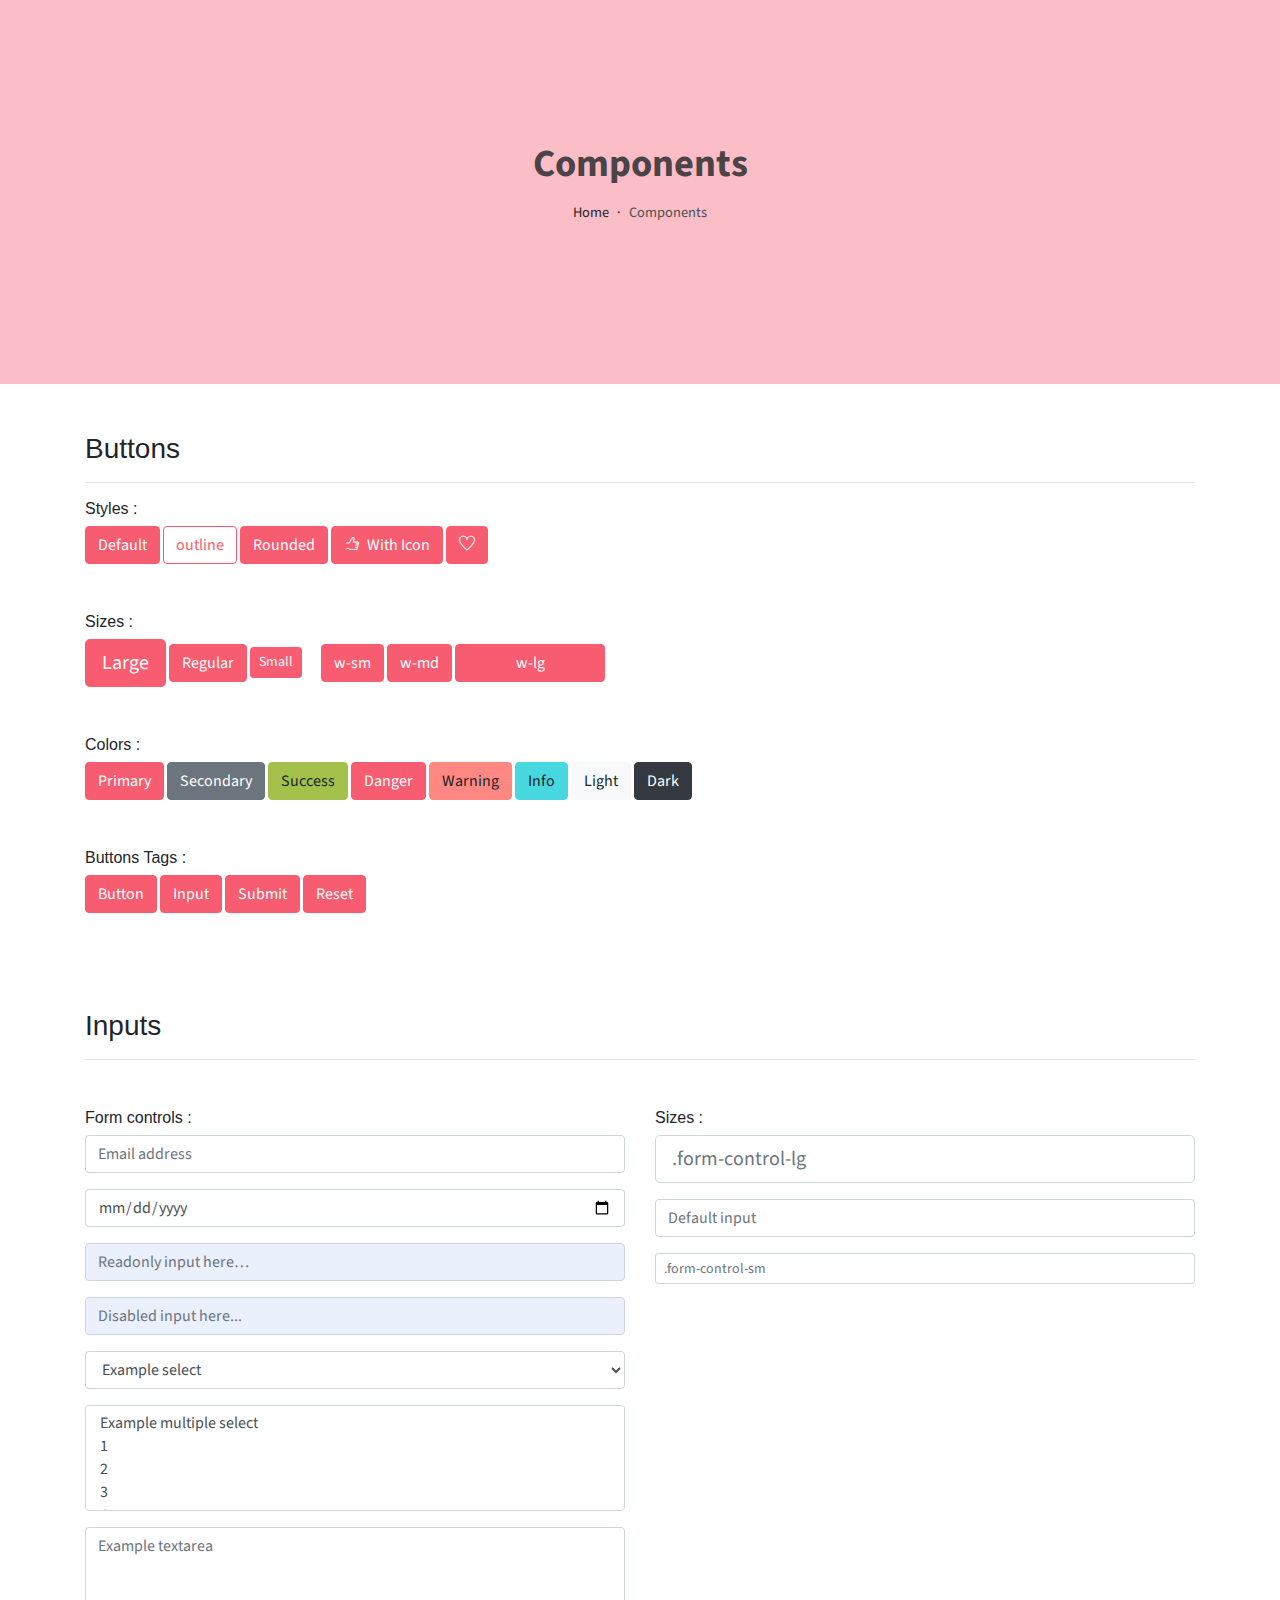
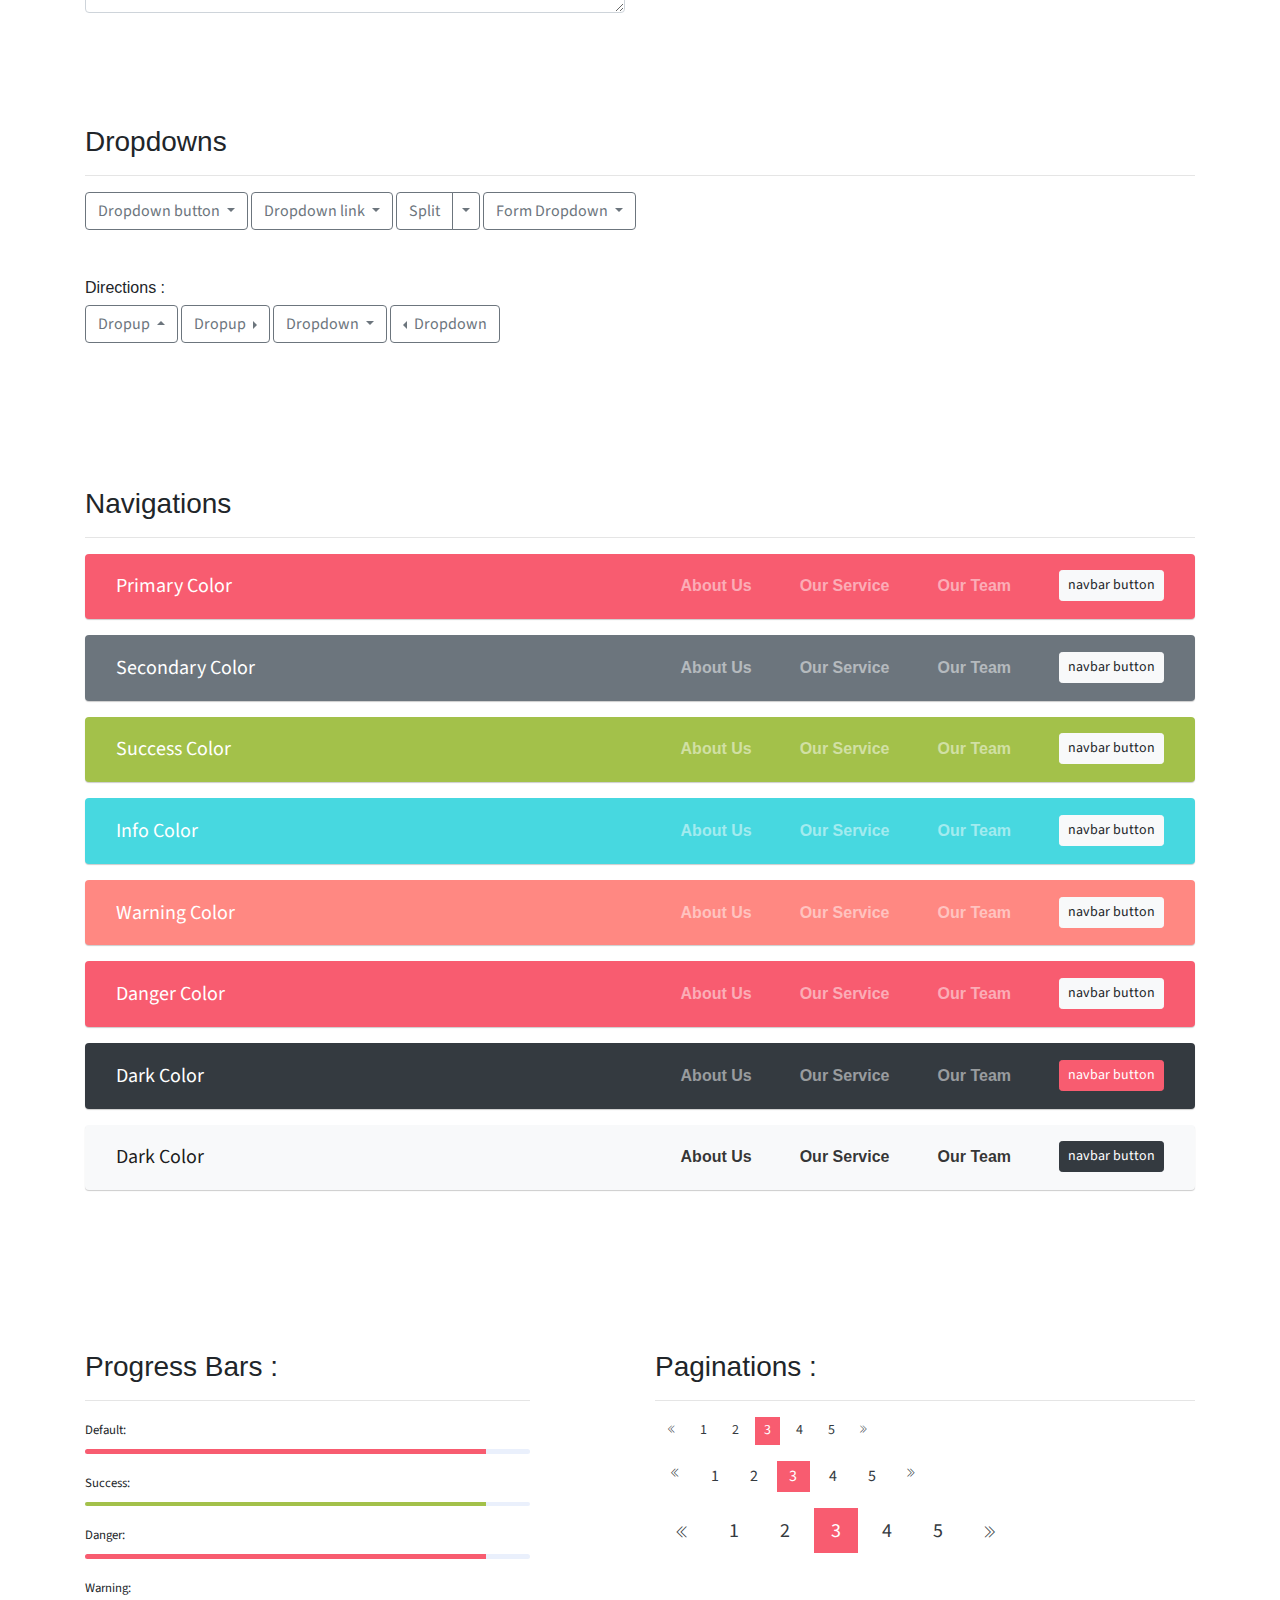
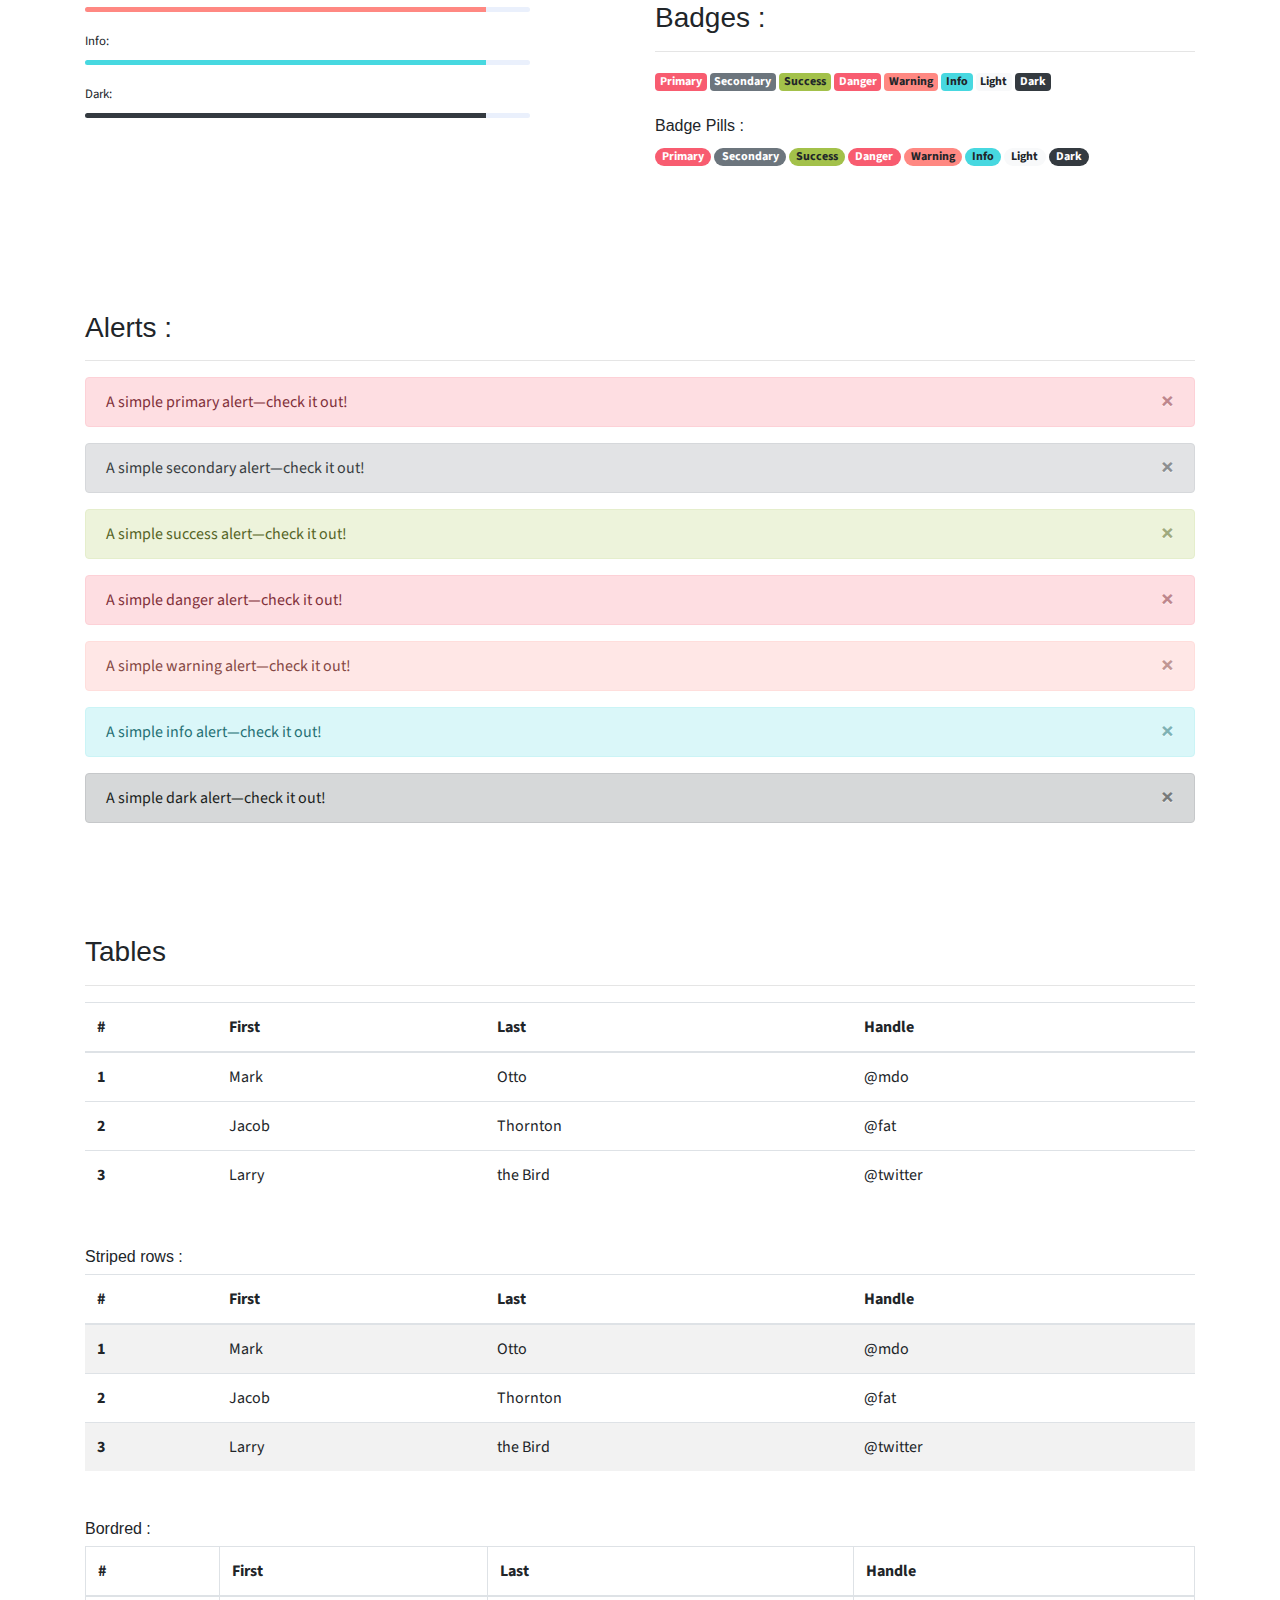
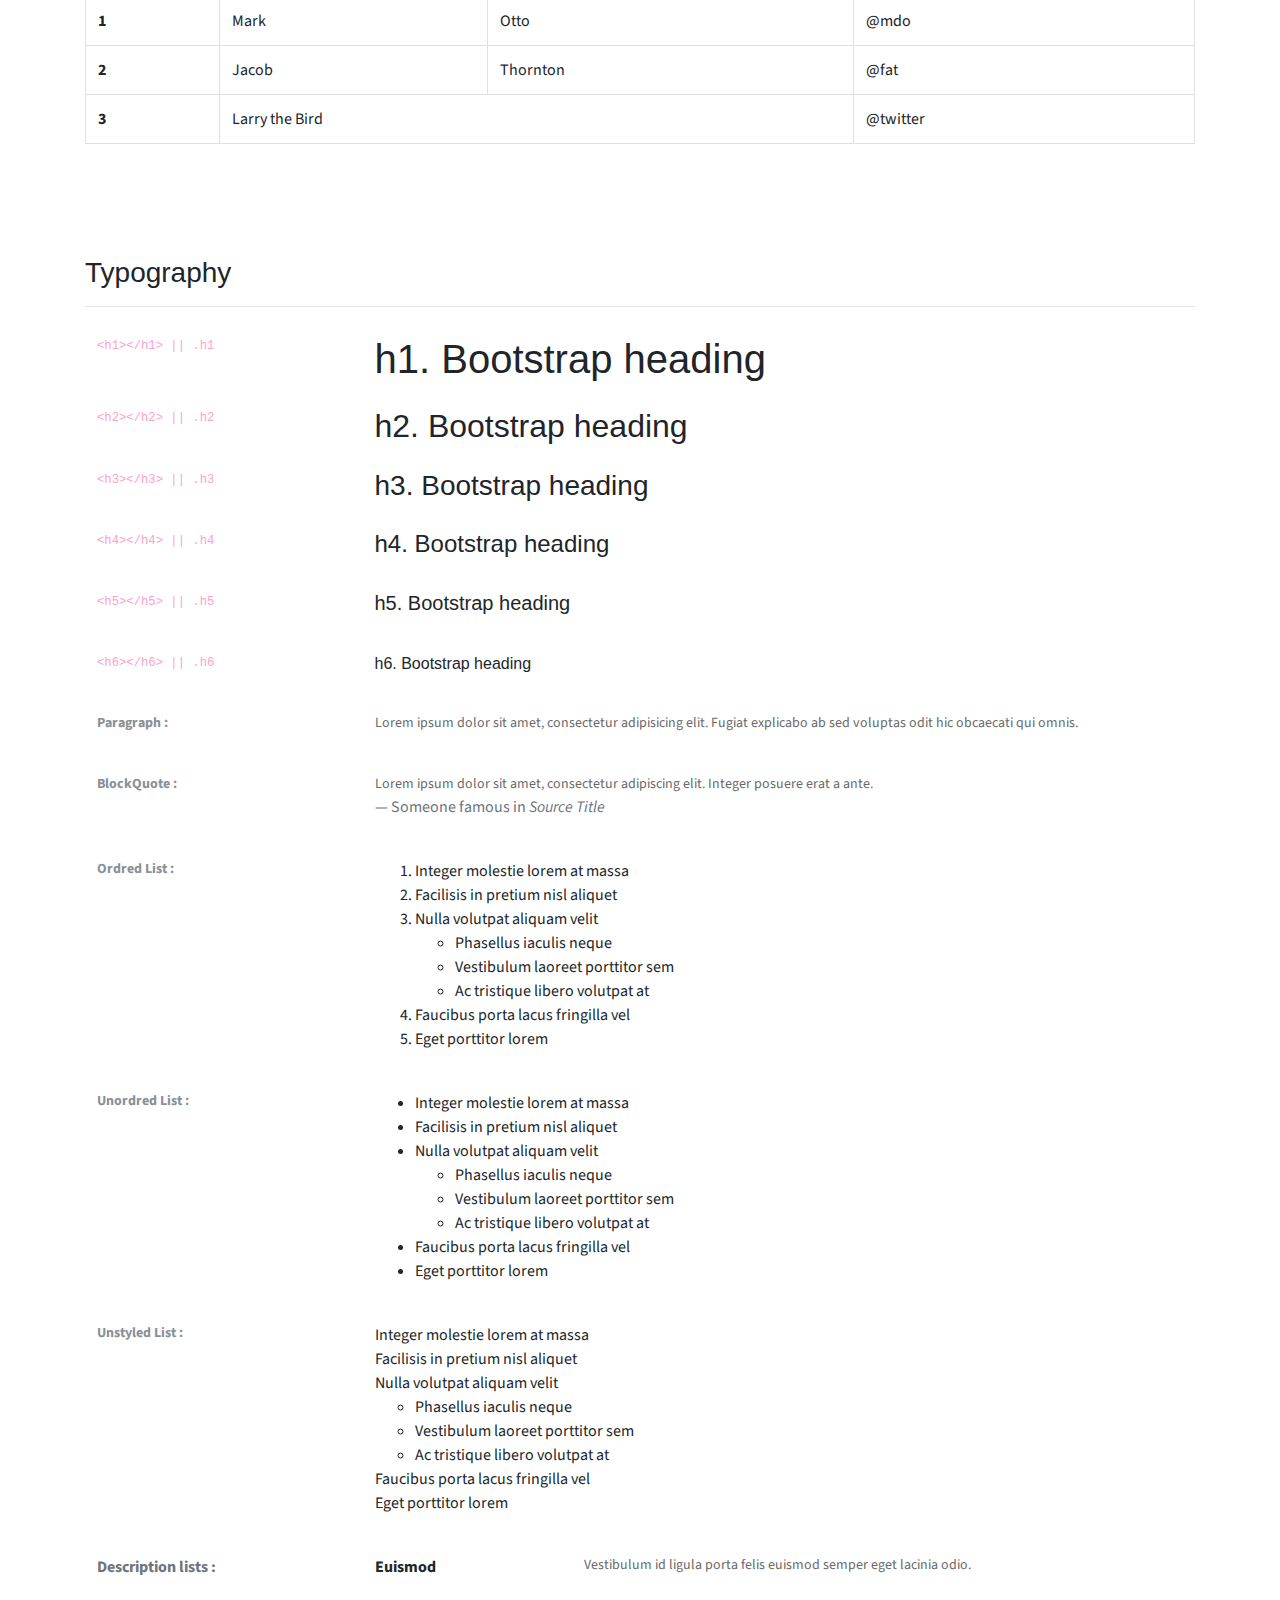
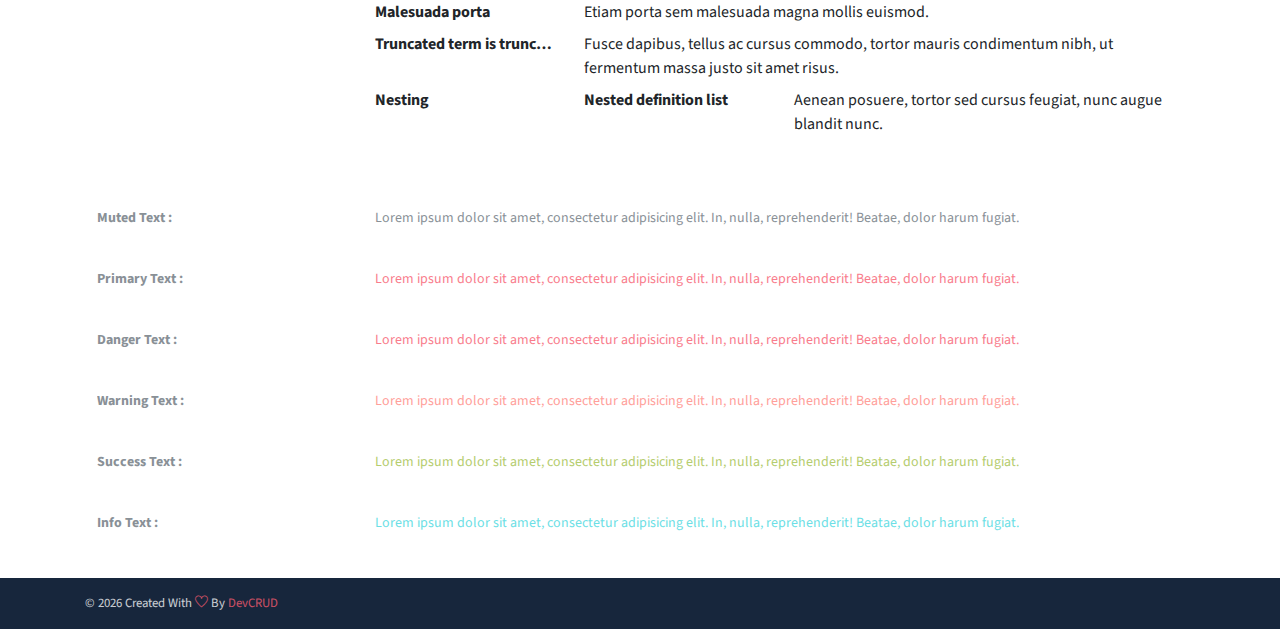
<file: components.html>
<!DOCTYPE html>
<html lang="en">
<head>
   <meta charset="utf-8">
   <meta name="viewport" content="width=device-width, initial-scale=1, shrink-to-fit=no">
   <meta name="description" content="Start your development with JohnDoe landing page.">
   <meta name="author" content="Devcrud">
   <title>Johann Arizaga | Introduccion</title>
   <link rel="icon" href="assets/img
   +s/favicon.png" type="image/png">
   <!-- font icons -->
   <link rel="stylesheet" href="assets/vendors/themify-icons/css/themify-icons.css">
   <!-- Bootstrap + Steller  -->
   <link rel="stylesheet" href="assets/css/johndoe.css">
</head>
<body>

   <!-- Page Header -->
   <header class="header header-mini"> 
      <div class="header-title">Components</div> 
      <nav aria-label="breadcrumb">
         <ol class="breadcrumb">
            <li class="breadcrumb-item"><a href="/">Home</a></li>
            <li class="breadcrumb-item active" aria-current="page">Components</li>
         </ol>
      </nav>
   </header> <!-- End Of Page Header -->

   <!-- main content -->
   <div class="container">

      <!-- Buttons -->
      <h3 class="mt-5">Buttons</h3>
      <hr>
      <h6 class="section-secondary-title">Styles :</h6>
      <button class="btn btn-primary">Default</button>
      <button class="btn btn-outline-primary">outline</button>
      <button class="btn btn-primary rounded">Rounded</button>
      <button class="btn btn-primary rounded"><i class="ti-thumb-up pr-1"></i> With Icon</button>
      <button class="btn btn-primary circle"><i class="ti-heart"></i></button>

      <h6 class="section-secondary-title mt-5">Sizes :</h6>
      <button class="btn btn-primary btn-lg">Large</button>
      <button class="btn btn-primary ">Regular</button>
      <button class="btn btn-primary btn-sm">Small</button>
      <button class="btn btn-primary w-sm ml-3">w-sm</button>
      <button class="btn btn-primary w-md">w-md</button>
      <button class="btn btn-primary w-lg">w-lg</button>

      <h6 class="section-secondary-title mt-5">Colors :</h6>          
      <button type="button" class="btn btn-primary">Primary</button>
      <button type="button" class="btn btn-secondary">Secondary</button>
      <button type="button" class="btn btn-success">Success</button>
      <button type="button" class="btn btn-danger">Danger</button>
      <button type="button" class="btn btn-warning">Warning</button>
      <button type="button" class="btn btn-info">Info</button>
      <button type="button" class="btn btn-light">Light</button>
      <button type="button" class="btn btn-dark">Dark</button>

      <h6 class="section-secondary-title mt-5">Buttons Tags :</h6>
      <button class="btn btn-primary" type="submit">Button</button>
      <input class="btn btn-primary" type="button" value="Input">
      <input class="btn btn-primary" type="submit" value="Submit">
      <input class="btn btn-primary" type="reset" value="Reset">
      
      <!-- devider -->
      <div class="py-5"></div>

      <!-- Inputs -->
      <h3>Inputs</h3>
      <hr>
      <div class="row mt-5">
         <div class="col-md-6">
            <h6 class="section-secondary-title">Form controls :</h6>        
            <div class="form-group">
               <input type="email" class="form-control" id="exampleFormControlInput1" placeholder="Email address">
            </div>
            <div class="form-group">
               <input type="date" class="form-control" id="exampleFormControlInput1" placeholder="Date">
            </div>
            <div class="form-group">
               <input class="form-control" type="text" placeholder="Readonly input here…" readonly>
            </div>
            <div class="form-group">
               <input class="form-control" id="disabledInput" type="text" placeholder="Disabled input here..." disabled>
            </div>
            <div class="form-group">
               <select class="form-control" id="exampleFormControlSelect1">
                  <option>Example select</option>
                  <option>1</option>
                  <option>2</option>
                  <option>3</option>
                  <option>4</option>
                  <option>5</option>
               </select>
            </div>
            <div class="form-group">
               <select multiple class="form-control" id="exampleFormControlSelect2">
                  <option>Example multiple select</option>
                  <option>1</option>
                  <option>2</option>
                  <option>3</option>
                  <option>4</option>
                  <option>5</option>
               </select>
            </div>
            <div class="form-group">
               <textarea class="form-control" id="exampleFormControlTextarea1" rows="3" placeholder="Example textarea"></textarea>
            </div>
         </div>
         <div class="col-md-6">
            <h6 class="section-secondary-title">Sizes :</h6>    
            <div class="form-group">
               <input class="form-control form-control-lg" type="text" placeholder=".form-control-lg">             
            </div>
            <div class="form-group">
               <input class="form-control" type="text" placeholder="Default input">
            </div>
            <div class="form-group">
               <input class="form-control form-control-sm" type="text" placeholder=".form-control-sm"> 
            </div>
         </div>
      </div> <!-- end of inputs -->   

      <!-- devider -->
      <div class="py-5"></div>             

      <!-- Dropdowns -->
      <h3 class="components-section-title font-weight-normal">Dropdowns</h3>
      <hr>
      <div class="dropdown d-inline-block">
         <button class="btn btn-outline-secondary dropdown-toggle" type="button" id="dropdownMenuButton" data-toggle="dropdown" aria-haspopup="true" aria-expanded="false">
         Dropdown button
         </button>
         <div class="dropdown-menu" aria-labelledby="dropdownMenuButton">
         <a class="dropdown-item" href="#">Action</a>
         <a class="dropdown-item" href="#">Another action</a>
         <a class="dropdown-item" href="#">Something else here</a>
         </div>
      </div>
      <div class="dropdown d-inline-block">
         <a class="btn btn-outline-secondary dropdown-toggle" href="#" role="button" id="dropdownMenuLink" data-toggle="dropdown" aria-haspopup="true" aria-expanded="false">
            Dropdown link
         </a>
         <div class="dropdown-menu" aria-labelledby="dropdownMenuLink">
            <a class="dropdown-item" href="#">Action</a>
            <a class="dropdown-item" href="#">Another action</a>
            <a class="dropdown-item" href="#">Something else here</a>
         </div>
      </div>
      <div class="btn-group">
         <button type="button" class="btn btn-outline-secondary">Split</button>
         <button type="button" class="btn btn-outline-secondary dropdown-toggle dropdown-toggle-split" data-toggle="dropdown" aria-haspopup="true" aria-expanded="false">
         <span class="sr-only">Toggle Dropdown</span>
         </button>
         <div class="dropdown-menu">
            <a class="dropdown-item" href="#">Action</a>
            <a class="dropdown-item" href="#">Another action</a>
            <a class="dropdown-item" href="#">Something else here</a>
            <div class="dropdown-divider"></div>
            <a class="dropdown-item" href="#">Separated link</a>
         </div>
      </div>
      <div class="btn-group">
         <button class="btn btn-outline-secondary dropdown-toggle" type="button" id="dropdownMenuButton" data-toggle="dropdown" aria-haspopup="true" aria-expanded="false">
            Form Dropdown
         </button>
         <div class="dropdown-menu form">
            <form class="px-4 py-3">
               <div class="form-group">
                  <input type="email" class="form-control" id="exampleDropdownFormEmail1" placeholder="email@example.com">
               </div>
               <div class="form-group">
                  <input type="password" class="form-control" id="exampleDropdownFormPassword1" placeholder="Password">
               </div>
               <div class="form-check mb-3">
                  <input type="checkbox" class="form-check-input" id="dropdownCheck">
                  <label class="form-check-label" for="dropdownCheck">
                     Remember me
                  </label>
               </div>
               <button type="submit" class="btn btn-primary btn-block">Sign in</button>
            </form>
            <div class="dropdown-divider"></div>
            <a class="dropdown-item" href="#"><small>New around here? Sign up</small></a>
            <a class="dropdown-item" href="#"><small>Forgot password?</small></a>
         </div>
      </div>       
      <h6 class="section-secondary-title mt-5">Directions :</h6>  
      <div class="btn-group dropup">
         <button type="button" class="btn btn-outline-secondary dropdown-toggle" data-toggle="dropdown" aria-haspopup="true" aria-expanded="false">
            Dropup
         </button>
         <div class="dropdown-menu">
            <a class="dropdown-item" href="#">Action</a>
            <a class="dropdown-item" href="#">Another action</a>
            <a class="dropdown-item" href="#">Something else here</a>
            <div class="dropdown-divider"></div>
            <a class="dropdown-item" href="#">Separated link</a>
         </div>
      </div>
      <div class="btn-group dropright">
         <button type="button" class="btn btn-outline-secondary dropdown-toggle" data-toggle="dropdown" aria-haspopup="true" aria-expanded="false">
            Dropup
         </button>
         <div class="dropdown-menu">
            <a class="dropdown-item" href="#">Action</a>
            <a class="dropdown-item" href="#">Another action</a>
            <a class="dropdown-item" href="#">Something else here</a>
            <div class="dropdown-divider"></div>
            <a class="dropdown-item" href="#">Separated link</a>
         </div>
      </div>
      <div class="btn-group">
         <button type="button" class="btn btn-outline-secondary dropdown-toggle" data-toggle="dropdown" aria-haspopup="true" aria-expanded="false">
            Dropdown
         </button>
         <div class="dropdown-menu">
            <a class="dropdown-item" href="#">Action</a>
            <a class="dropdown-item" href="#">Another action</a>
            <a class="dropdown-item" href="#">Something else here</a>
            <div class="dropdown-divider"></div>
            <a class="dropdown-item" href="#">Separated link</a>
         </div>
      </div>
      <div class="btn-group dropleft">
         <button type="button" class="btn btn-outline-secondary dropdown-toggle" data-toggle="dropdown" aria-haspopup="true" aria-expanded="false">
            Dropdown
         </button>
         <div class="dropdown-menu">
            <a class="dropdown-item" href="#">Action</a>
            <a class="dropdown-item" href="#">Another action</a>
            <a class="dropdown-item" href="#">Something else here</a>
            <div class="dropdown-divider"></div>
            <a class="dropdown-item" href="#">Separated link</a>
         </div>
      </div> <!-- end of Dropdowns -->  

      <!-- devider -->
      <div class="py-5"></div>   

      <!-- navbars -->
      <h3 class="components-section-title font-weight-normal mt-5">Navigations</h3>
      <hr>
      <nav class="navbar navbar-expand-sm navbar-dark bg-primary rounded shadow mb-3">
         <div class="container">
            <a class="navbar-brand" href="#">Primary Color</a>
            <button class="navbar-toggler ml-auto" type="button" data-toggle="collapse" data-target="#navbarSupportedContent" aria-controls="navbarSupportedContent" aria-expanded="false" aria-label="Toggle navigation">
            <span class="navbar-toggler-icon"></span>
            </button>
            <div class="collapse navbar-collapse" id="navbarSupportedContent">
               <ul class="navbar-nav ml-auto"> 
                  <li class="nav-item">
                     <a class="nav-link" href="#about">About Us</a>
                  </li>
                  <li class="nav-item">
                     <a class="nav-link" href="#service">Our Service</a>
                  </li>
                  <li class="nav-item">
                     <a class="nav-link" href="#team">Our Team</a>
                  </li>
                  <li class="nav-item">
                     <a href="#book-table" class="ml-4 mt-1 btn btn-light btn-sm">navbar button</a>
                  </li>
               </ul>                       
            </div>
         </div>
      </nav>
      <nav class="navbar navbar-expand-sm navbar-dark bg-secondary rounded shadow mb-3">
         <div class="container">
            <a class="navbar-brand" href="#">Secondary Color</a>
            <button class="navbar-toggler ml-auto" type="button" data-toggle="collapse" data-target="#navbarSupportedContent" aria-controls="navbarSupportedContent" aria-expanded="false" aria-label="Toggle navigation">
            <span class="navbar-toggler-icon"></span>
            </button>
            <div class="collapse navbar-collapse" id="navbarSupportedContent">
               <ul class="navbar-nav ml-auto"> 
                  <li class="nav-item">
                     <a class="nav-link" href="#about">About Us</a>
                  </li>
                  <li class="nav-item">
                     <a class="nav-link" href="#service">Our Service</a>
                  </li>
                  <li class="nav-item">
                     <a class="nav-link" href="#team">Our Team</a>
                  </li>
                  <li class="nav-item">
                     <a href="#book-table" class="ml-4 mt-1 btn btn-light btn-sm">navbar button</a>
                  </li>
               </ul>                       
            </div>
         </div>
      </nav>
      <nav class="navbar navbar-expand-sm navbar-dark bg-success rounded shadow mb-3">
         <div class="container">
            <a class="navbar-brand" href="#">Success Color</a>
            <button class="navbar-toggler ml-auto" type="button" data-toggle="collapse" data-target="#navbarSupportedContent" aria-controls="navbarSupportedContent" aria-expanded="false" aria-label="Toggle navigation">
            <span class="navbar-toggler-icon"></span>
            </button>
            <div class="collapse navbar-collapse" id="navbarSupportedContent">
               <ul class="navbar-nav ml-auto"> 
                  <li class="nav-item">
                     <a class="nav-link" href="#about">About Us</a>
                  </li>
                  <li class="nav-item">
                     <a class="nav-link" href="#service">Our Service</a>
                  </li>
                  <li class="nav-item">
                     <a class="nav-link" href="#team">Our Team</a>
                  </li>
                  <li class="nav-item">
                     <a href="#book-table" class="ml-4 mt-1 btn btn-light btn-sm">navbar button</a>
                  </li>
               </ul>                       
            </div>
         </div>
      </nav>
      <nav class="navbar navbar-expand-sm navbar-dark bg-info rounded shadow mb-3">
         <div class="container">
            <a class="navbar-brand" href="#">Info Color</a>
            <button class="navbar-toggler ml-auto" type="button" data-toggle="collapse" data-target="#navbarSupportedContent" aria-controls="navbarSupportedContent" aria-expanded="false" aria-label="Toggle navigation">
            <span class="navbar-toggler-icon"></span>
            </button>
            <div class="collapse navbar-collapse" id="navbarSupportedContent">
               <ul class="navbar-nav ml-auto"> 
                  <li class="nav-item">
                     <a class="nav-link" href="#about">About Us</a>
                  </li>
                  <li class="nav-item">
                     <a class="nav-link" href="#service">Our Service</a>
                  </li>
                  <li class="nav-item">
                     <a class="nav-link" href="#team">Our Team</a>
                  </li>
                  <li class="nav-item">
                     <a href="#book-table" class="ml-4 mt-1 btn btn-light btn-sm">navbar button</a>
                  </li>
               </ul>                       
            </div>
         </div>
      </nav>
      <nav class="navbar navbar-expand-sm navbar-dark bg-warning rounded shadow mb-3">
         <div class="container">
            <a class="navbar-brand" href="#">Warning Color</a>
            <button class="navbar-toggler ml-auto" type="button" data-toggle="collapse" data-target="#navbarSupportedContent" aria-controls="navbarSupportedContent" aria-expanded="false" aria-label="Toggle navigation">
            <span class="navbar-toggler-icon"></span>
            </button>
            <div class="collapse navbar-collapse" id="navbarSupportedContent">
               <ul class="navbar-nav ml-auto"> 
                  <li class="nav-item">
                     <a class="nav-link" href="#about">About Us</a>
                  </li>
                  <li class="nav-item">
                     <a class="nav-link" href="#service">Our Service</a>
                  </li>
                  <li class="nav-item">
                     <a class="nav-link" href="#team">Our Team</a>
                  </li>
                  <li class="nav-item">
                     <a href="#book-table" class="ml-4 mt-1 btn btn-light btn-sm">navbar button</a>
                  </li>
               </ul>                       
            </div>
         </div>
      </nav>
      <nav class="navbar navbar-expand-sm navbar-dark bg-danger rounded shadow mb-3">
         <div class="container">
            <a class="navbar-brand" href="#">Danger Color</a>
            <button class="navbar-toggler ml-auto" type="button" data-toggle="collapse" data-target="#navbarSupportedContent" aria-controls="navbarSupportedContent" aria-expanded="false" aria-label="Toggle navigation">
            <span class="navbar-toggler-icon"></span>
            </button>
            <div class="collapse navbar-collapse" id="navbarSupportedContent">
               <ul class="navbar-nav ml-auto"> 
                  <li class="nav-item">
                     <a class="nav-link" href="#about">About Us</a>
                  </li>
                  <li class="nav-item">
                     <a class="nav-link" href="#service">Our Service</a>
                  </li>
                  <li class="nav-item">
                     <a class="nav-link" href="#team">Our Team</a>
                  </li>
                  <li class="nav-item">
                     <a href="#book-table" class="ml-4 mt-1 btn btn-light btn-sm">navbar button</a>
                  </li>
               </ul>                       
            </div>
         </div>
      </nav>
      <nav class="navbar navbar-expand-sm navbar-dark bg-dark rounded shadow mb-3">
         <div class="container">
            <a class="navbar-brand" href="#">Dark Color</a>
            <button class="navbar-toggler ml-auto" type="button" data-toggle="collapse" data-target="#navbarSupportedContent" aria-controls="navbarSupportedContent" aria-expanded="false" aria-label="Toggle navigation">
            <span class="navbar-toggler-icon"></span>
            </button>
            <div class="collapse navbar-collapse" id="navbarSupportedContent">
               <ul class="navbar-nav ml-auto"> 
                  <li class="nav-item">
                     <a class="nav-link" href="#about">About Us</a>
                  </li>
                  <li class="nav-item">
                     <a class="nav-link" href="#service">Our Service</a>
                  </li>
                  <li class="nav-item">
                     <a class="nav-link" href="#team">Our Team</a>
                  </li>
                  <li class="nav-item">
                     <a href="#book-table" class="ml-4 mt-1 btn btn-primary btn-sm">navbar button</a>
                  </li>
               </ul>                       
            </div>
         </div>
      </nav>
      <nav class="navbar navbar-expand-sm navbar-light bg-light rounded shadow mb-3">
         <div class="container">
            <a class="navbar-brand" href="#">Dark Color</a>
            <button class="navbar-toggler ml-auto" type="button" data-toggle="collapse" data-target="#navbarSupportedContent" aria-controls="navbarSupportedContent" aria-expanded="false" aria-label="Toggle navigation">
            <span class="navbar-toggler-icon"></span>
            </button>
            <div class="collapse navbar-collapse" id="navbarSupportedContent">
               <ul class="navbar-nav ml-auto"> 
                  <li class="nav-item">
                     <a class="nav-link" href="#about">About Us</a>
                  </li>
                  <li class="nav-item">
                     <a class="nav-link" href="#service">Our Service</a>
                  </li>
                  <li class="nav-item">
                     <a class="nav-link" href="#team">Our Team</a>
                  </li>
                  <li class="nav-item">
                     <a href="#book-table" class="ml-4 mt-1 btn btn-dark btn-sm">navbar button</a>
                  </li>
               </ul>                       
            </div>
         </div>
      </nav>
      <!-- End of navbars -->

      <!-- devider -->
      <div class="py-5"></div>   
      
      <!-- progress bars -->
      <div class="row justify-content-between">
         <div class="col-md-5">
            <h3 class="components-section-title font-weight-normal mt-5">Progress Bars :</h3>
            <hr>
            <small>Default: </small>
            <div class="progress mt-2 mb-3">
               <div class="progress-bar" role="progressbar" style="width: 90%" aria-valuenow="25" aria-valuemin="0" aria-valuemax="100"></div>
            </div>
            <small>Success:</small>
            <div class="progress mt-2 mb-3">
               <div class="progress-bar bg-success" role="progressbar" style="width: 90%" aria-valuenow="25" aria-valuemin="0" aria-valuemax="100"></div>
            </div>
            <small>Danger:</small>
            <div class="progress mt-2 mb-3">
               <div class="progress-bar bg-danger" role="progressbar" style="width: 90%" aria-valuenow="25" aria-valuemin="0" aria-valuemax="100"></div>
            </div>
            <small>Warning:</small>
            <div class="progress mt-2 mb-3">
               <div class="progress-bar bg-warning" role="progressbar" style="width: 90%" aria-valuenow="25" aria-valuemin="0" aria-valuemax="100"></div>
            </div>
            <small>Info:</small>
            <div class="progress mt-2 mb-3">
               <div class="progress-bar bg-info" role="progressbar" style="width: 90%" aria-valuenow="25" aria-valuemin="0" aria-valuemax="100"></div>
            </div>
            <small>Dark:</small>
            <div class="progress mt-2 mb-3">
               <div class="progress-bar bg-dark" role="progressbar" style="width: 90%" aria-valuenow="25" aria-valuemin="0" aria-valuemax="100"></div>
            </div>
         </div>
         <div class="col-md-6">
            <h3 class="components-section-title font-weight-normal mt-5">Paginations :</h3>
            <hr>
            <nav aria-label="Page navigation example">
               <ul class="pagination pagination-sm">
                  <li class="page-item"><a class="page-link" href="#"><i class="ti-angle-double-left"></i></a></li>
                  <li class="page-item"><a class="page-link" href="#">1</a></li>
                  <li class="page-item"><a class="page-link" href="#">2</a></li>
                  <li class="page-item active"><a class="page-link" href="#">3</a></li>
                  <li class="page-item"><a class="page-link" href="#">4</a></li>
                  <li class="page-item"><a class="page-link" href="#">5</a></li>
                  <li class="page-item"><a class="page-link" href="#"><i class="ti-angle-double-right"></i></a></li>
               </ul>
            </nav>
            <nav aria-label="Page navigation example">
               <ul class="pagination">
               <li class="page-item"><a class="page-link" href="#"><i class="ti-angle-double-left"></i></a></li>
                  <li class="page-item"><a class="page-link" href="#">1</a></li>
                  <li class="page-item"><a class="page-link" href="#">2</a></li>
                  <li class="page-item active"><a class="page-link" href="#">3</a></li>
                  <li class="page-item"><a class="page-link" href="#">4</a></li>
                  <li class="page-item"><a class="page-link" href="#">5</a></li>
                  <li class="page-item"><a class="page-link" href="#"><i class="ti-angle-double-right"></i></a></li>
               </ul>
            </nav>
            <nav aria-label="Page navigation example">
               <ul class="pagination pagination-lg">
                  <li class="page-item"><a class="page-link" href="#"><i class="ti-angle-double-left"></i></a></li>
                  <li class="page-item"><a class="page-link" href="#">1</a></li>
                  <li class="page-item"><a class="page-link" href="#">2</a></li>
                  <li class="page-item active"><a class="page-link" href="#">3</a></li>
                  <li class="page-item"><a class="page-link" href="#">4</a></li>
                  <li class="page-item"><a class="page-link" href="#">5</a></li>
                  <li class="page-item"><a class="page-link" href="#"><i class="ti-angle-double-right"></i></a></li>
               </ul>
            </nav>

            <!-- Badges -->
            <h3 class="components-section-title font-weight-normal mt-5">Badges :</h3>
            <hr>
            <span class="badge badge-primary">Primary</span>
            <span class="badge badge-secondary">Secondary</span>
            <span class="badge badge-success">Success</span>
            <span class="badge badge-danger">Danger</span>
            <span class="badge badge-warning">Warning</span>
            <span class="badge badge-info">Info</span>
            <span class="badge badge-light">Light</span>
            <span class="badge badge-dark">Dark</span>
            <h6 class="section-secondary-title mt-4 mb-2">Badge Pills :</h6>
            <span class="badge badge-pill badge-primary">Primary</span>
            <span class="badge badge-pill badge-secondary">Secondary</span>
            <span class="badge badge-pill badge-success">Success</span>
            <span class="badge badge-pill badge-danger">Danger</span>
            <span class="badge badge-pill badge-warning">Warning</span>
            <span class="badge badge-pill badge-info">Info</span>
            <span class="badge badge-pill badge-light">Light</span>
            <span class="badge badge-pill badge-dark">Dark</span>
         </div>
      </div> <!-- End of Progress bars -->

      <!-- devider -->
      <div class="py-5"></div>  

      <!-- Alerts -->
      <h3 class="components-section-title font-weight-normal mt-5">Alerts :</h3>
      <hr>
      <div class="alert alert-primary alert-dismissible fade show" role="alert">
         A simple primary alert—check it out!
         <button type="button" class="close" data-dismiss="alert" aria-label="Close">
            <span aria-hidden="true">&times;</span>
         </button>
      </div>
      <div class="alert alert-secondary alert-dismissible fade show" role="alert">
         A simple secondary alert—check it out!
         <button type="button" class="close" data-dismiss="alert" aria-label="Close">
            <span aria-hidden="true">&times;</span>
         </button>
      </div>
      <div class="alert alert-success alert-dismissible fade show" role="alert">
         A simple success alert—check it out!
         <button type="button" class="close" data-dismiss="alert" aria-label="Close">
            <span aria-hidden="true">&times;</span>
         </button>
      </div>
      <div class="alert alert-danger alert-dismissible fade show" role="alert">
         A simple danger alert—check it out!
         <button type="button" class="close" data-dismiss="alert" aria-label="Close">
            <span aria-hidden="true">&times;</span>
         </button>
      </div>
      <div class="alert alert-warning alert-dismissible fade show" role="alert">
         A simple warning alert—check it out!
         <button type="button" class="close" data-dismiss="alert" aria-label="Close">
            <span aria-hidden="true">&times;</span>
         </button>
      </div>
      <div class="alert alert-info alert-dismissible fade show" role="alert">
         A simple info alert—check it out!
         <button type="button" class="close" data-dismiss="alert" aria-label="Close">
            <span aria-hidden="true">&times;</span>
         </button>
      </div>
      <div class="alert alert-dark alert-dismissible fade show" role="alert">
         A simple dark alert—check it out!
         <button type="button" class="close" data-dismiss="alert" aria-label="Close">
            <span aria-hidden="true">&times;</span>
         </button>
      </div>
      <!-- end of alerts -->

      <!-- devider -->
      <div class="py-5"></div> 
   
      <!-- tables -->
      <h3 class="components-section-title">Tables</h3>
      <hr>
      <table class="table">
         <thead>
            <tr>
               <th scope="col">#</th>
               <th scope="col">First</th>
               <th scope="col">Last</th>
               <th scope="col">Handle</th>
            </tr>
         </thead>
         <tbody>
            <tr>
               <th scope="row">1</th>
               <td>Mark</td>
               <td>Otto</td>
               <td>@mdo</td>
            </tr>
            <tr>
               <th scope="row">2</th>
               <td>Jacob</td>
               <td>Thornton</td>
               <td>@fat</td>
            </tr>
            <tr>
               <th scope="row">3</th>
               <td>Larry</td>
               <td>the Bird</td>
               <td>@twitter</td>
            </tr>
         </tbody>
      </table>

      <h6 class="section-secondary-title mt-5">Striped rows :</h6>
      <table class="table table-striped">
         <thead>
            <tr>
               <th scope="col">#</th>
               <th scope="col">First</th>
               <th scope="col">Last</th>
               <th scope="col">Handle</th>
            </tr>
         </thead>
         <tbody>
            <tr>
               <th scope="row">1</th>
               <td>Mark</td>
               <td>Otto</td>
               <td>@mdo</td>
            </tr>
            <tr>
               <th scope="row">2</th>
               <td>Jacob</td>
               <td>Thornton</td>
               <td>@fat</td>
            </tr>
            <tr>
               <th scope="row">3</th>
               <td>Larry</td>
               <td>the Bird</td>
               <td>@twitter</td>
            </tr>
         </tbody>
      </table>

      <h6 class="section-secondary-title mt-5">Bordred :</h6>
      <table class="table table-bordered">
         <thead>
            <tr>
               <th scope="col">#</th>
               <th scope="col">First</th>
               <th scope="col">Last</th>
               <th scope="col">Handle</th>
            </tr>
         </thead>
         <tbody>
            <tr>
               <th scope="row">1</th>
               <td>Mark</td>
               <td>Otto</td>
               <td>@mdo</td>
            </tr>
            <tr>
               <th scope="row">2</th>
               <td>Jacob</td>
               <td>Thornton</td>
               <td>@fat</td>
            </tr>
            <tr>
               <th scope="row">3</th>
               <td colspan="2">Larry the Bird</td>
               <td>@twitter</td>
            </tr>
         </tbody>
      </table>
      <!-- end of tables -->

      <!-- devider -->
      <div class="py-5"></div> 

      <!-- typography -->
      <h3 class="components-section-title">Typography</h3>
      <hr>
     
      <table class="table table-borderless v-align-center">
         <tbody>
            <tr>
               <td>
                  <p><code class="highlighter-rouge">&lt;h1&gt;&lt;/h1&gt; || .h1</code></p>
               </td>
               <td class="w-75"><span class="h1">h1. Bootstrap heading</span></td>
            </tr>
            <tr>
               <td>
                  <p><code class="highlighter-rouge">&lt;h2&gt;&lt;/h2&gt; || .h2</code></p>
               </td>
               <td><span class="h2">h2. Bootstrap heading</span></td>
            </tr>
            <tr>
               <td>
                  <p><code class="highlighter-rouge">&lt;h3&gt;&lt;/h3&gt; || .h3</code></p>
               </td>
               <td><span class="h3">h3. Bootstrap heading</span></td>
            </tr>
            <tr>
               <td>
                  <p><code class="highlighter-rouge">&lt;h4&gt;&lt;/h4&gt; || .h4</code></p>
               </td>
               <td><span class="h4">h4. Bootstrap heading</span></td>
            </tr>
            <tr>
               <td>
                  <p><code class="highlighter-rouge">&lt;h5&gt;&lt;/h5&gt; || .h5</code></p>
               </td>
               <td><span class="h5">h5. Bootstrap heading</span></td>
            </tr>
            <tr>
               <td>
                  <p><code class="highlighter-rouge">&lt;h6&gt;&lt;/h6&gt; || .h6</code></p>
               </td>
               <td><span class="h6">h6. Bootstrap heading</span></td>
            </tr>
            <tr>
               <td>
                  <p class="font-weight-bold text-muted">Paragraph :</p>
               </td>
               <td><p>Lorem ipsum dolor sit amet, consectetur adipisicing elit. Fugiat explicabo ab sed voluptas odit hic obcaecati qui omnis.</p></td>
            </tr>
            <tr>
               <td>
                  <p class="font-weight-bold text-muted">BlockQuote :</p>
               </td>
               <td>
                  <blockquote class="blockquote">
                     <p class="mb-0">Lorem ipsum dolor sit amet, consectetur adipiscing elit. Integer posuere erat a ante.</p>
                     <footer class="blockquote-footer">Someone famous in <cite title="Source Title">Source Title</cite></footer>
                  </blockquote>
               </td>
            </tr>

            
            <tr>
               <td><p class="font-weight-bold text-muted">Ordred List :</p></td>
               <td>
                  <ol>
                     <li>Integer molestie lorem at massa</li>
                     <li>Facilisis in pretium nisl aliquet</li>
                     <li>Nulla volutpat aliquam velit
                        <ul>
                           <li>Phasellus iaculis neque</li>
                           <li>Vestibulum laoreet porttitor sem</li>
                           <li>Ac tristique libero volutpat at</li>
                        </ul>
                     </li>
                     <li>Faucibus porta lacus fringilla vel</li>
                     <li>Eget porttitor lorem</li>
                  </ol>
               </td>
            </tr>
            <tr>
               <td><p class="font-weight-bold text-muted">Unordred List :</p></td>
               <td>
                  <ul >
                     <li>Integer molestie lorem at massa</li>
                     <li>Facilisis in pretium nisl aliquet</li>
                     <li>Nulla volutpat aliquam velit
                        <ul>
                           <li>Phasellus iaculis neque</li>
                           <li>Vestibulum laoreet porttitor sem</li>
                           <li>Ac tristique libero volutpat at</li>
                        </ul>
                     </li>
                     <li>Faucibus porta lacus fringilla vel</li>
                     <li>Eget porttitor lorem</li>
                  </ul>
               </td>
            </tr>
            <tr>
               <td><p class="font-weight-bold text-muted">Unstyled List :</p></td>
               <td>
                  <ul class="list-unstyled">
                     <li>Integer molestie lorem at massa</li>
                     <li>Facilisis in pretium nisl aliquet</li>
                     <li>Nulla volutpat aliquam velit
                        <ul>
                           <li>Phasellus iaculis neque</li>
                           <li>Vestibulum laoreet porttitor sem</li>
                           <li>Ac tristique libero volutpat at</li>
                        </ul>
                     </li>
                     <li>Faucibus porta lacus fringilla vel</li>
                     <li>Eget porttitor lorem</li>
                  </ul>
               </td>
            </tr>
            <tr>
               <td class="font-weight-bold text-muted">Description lists : </td>
               <td>
                  <dl class="row">
                     <dt class="col-sm-3">Euismod</dt>
                     <dd class="col-sm-9">
                        <p>Vestibulum id ligula porta felis euismod semper eget lacinia odio.</p>
                     </dd>

                     <dt class="col-sm-3">Malesuada porta</dt>
                     <dd class="col-sm-9">Etiam porta sem malesuada magna mollis euismod.</dd>

                     <dt class="col-sm-3 text-truncate">Truncated term is truncated</dt>
                     <dd class="col-sm-9">Fusce dapibus, tellus ac cursus commodo, tortor mauris condimentum nibh, ut fermentum massa justo sit amet risus.</dd>

                     <dt class="col-sm-3">Nesting</dt>
                     <dd class="col-sm-9">
                        <dl class="row">
                           <dt class="col-sm-4">Nested definition list</dt>
                           <dd class="col-sm-8">Aenean posuere, tortor sed cursus feugiat, nunc augue blandit nunc.</dd>
                        </dl>
                     </dd>
                  </dl>
               </td>
            </tr>
            <tr>
               <td>
                  <p class="font-weight-bold text-muted">Muted Text :</p>
               </td>
               <td>
                  <p class="text-muted">Lorem ipsum dolor sit amet, consectetur adipisicing elit. In, nulla, reprehenderit! Beatae, dolor harum fugiat.</p>
               </td>
            </tr>
            <tr>
               <td>
                  <p class="font-weight-bold text-muted">Primary Text :</p>
               </td>
               <td>
                  <p class="text-primary">Lorem ipsum dolor sit amet, consectetur adipisicing elit. In, nulla, reprehenderit! Beatae, dolor harum fugiat.</p>
               </td>
            </tr>
            <tr>
               <td>
                  <p class="font-weight-bold text-muted">Danger Text :</p>
               </td>
               <td>
                  <p class="text-danger">Lorem ipsum dolor sit amet, consectetur adipisicing elit. In, nulla, reprehenderit! Beatae, dolor harum fugiat.</p>
               </td>
            </tr>
            <tr>
               <td>
                  <p class="font-weight-bold text-muted">Warning Text :</p>
               </td>
               <td>
                  <p class="text-warning">Lorem ipsum dolor sit amet, consectetur adipisicing elit. In, nulla, reprehenderit! Beatae, dolor harum fugiat.</p>
               </td>
            </tr>
            <tr>
               <td>
                  <p class="font-weight-bold text-muted">Success Text :</p>
               </td>
               <td>
                  <p class="text-success">Lorem ipsum dolor sit amet, consectetur adipisicing elit. In, nulla, reprehenderit! Beatae, dolor harum fugiat.</p>
               </td>
            </tr>
            <tr>
               <td>
                  <p class="font-weight-bold text-muted">Info Text :</p>
               </td>
               <td>
                  <p class="text-info">Lorem ipsum dolor sit amet, consectetur adipisicing elit. In, nulla, reprehenderit! Beatae, dolor harum fugiat.</p>
               </td>
            </tr>
         </tbody>
      </table>
   </div>
   <!-- end of typography -->

   <!-- Page Footer -->
   <footer class="footer py-3">
        <div class="container">
            <p class="small mb-0 text-light">
                &copy; <script>document.write(new Date().getFullYear())</script> Created With <i class="ti-heart text-danger"></i> By <a href="http://devcrud.com" target="_blank"><span class="text-danger" title="Bootstrap 4 Themes and Dashboards">DevCRUD</span></a> 
            </p>
        </div>
    </footer>
   <!-- End of Page Footer -->  
   
   <!-- core  -->
   <script src="assets/vendors/jquery/jquery-3.4.1.js"></script>
   <script src="assets/vendors/bootstrap/bootstrap.bundle.js"></script>

</body>
</html>
</file>
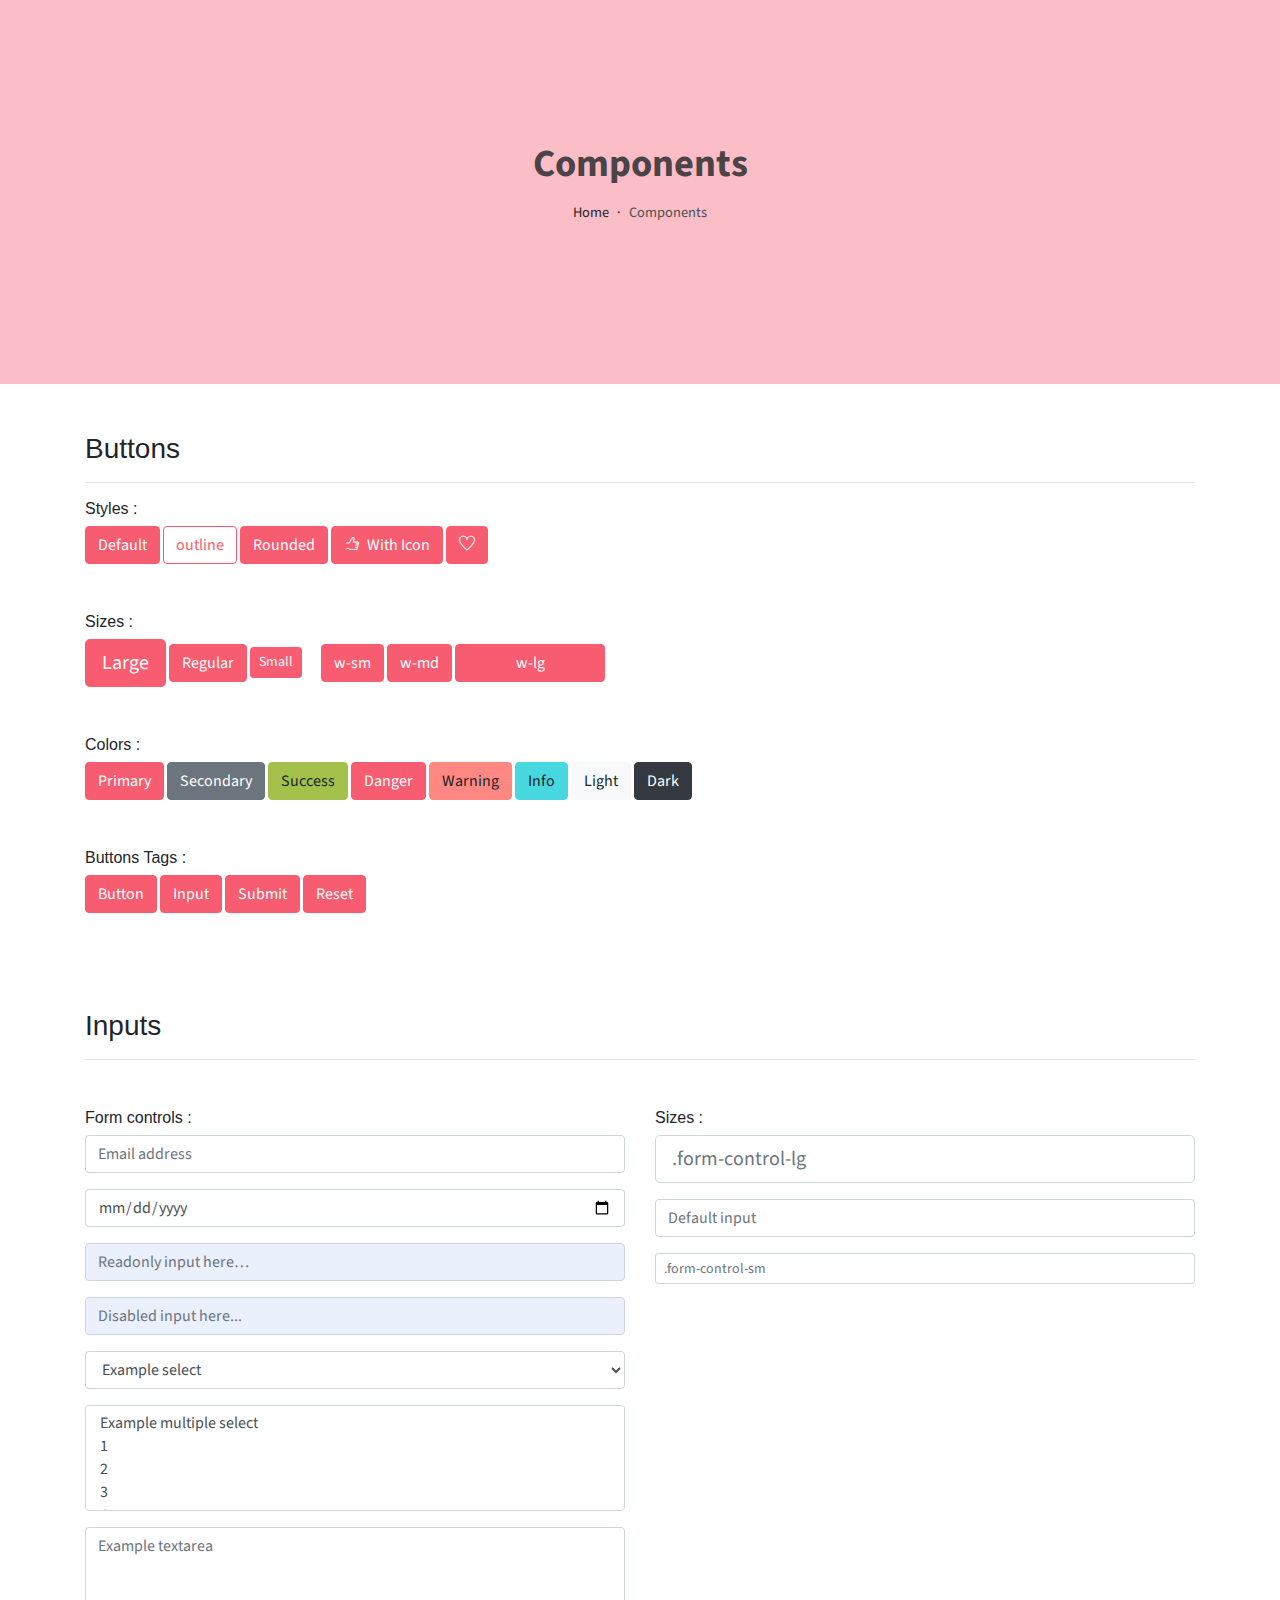
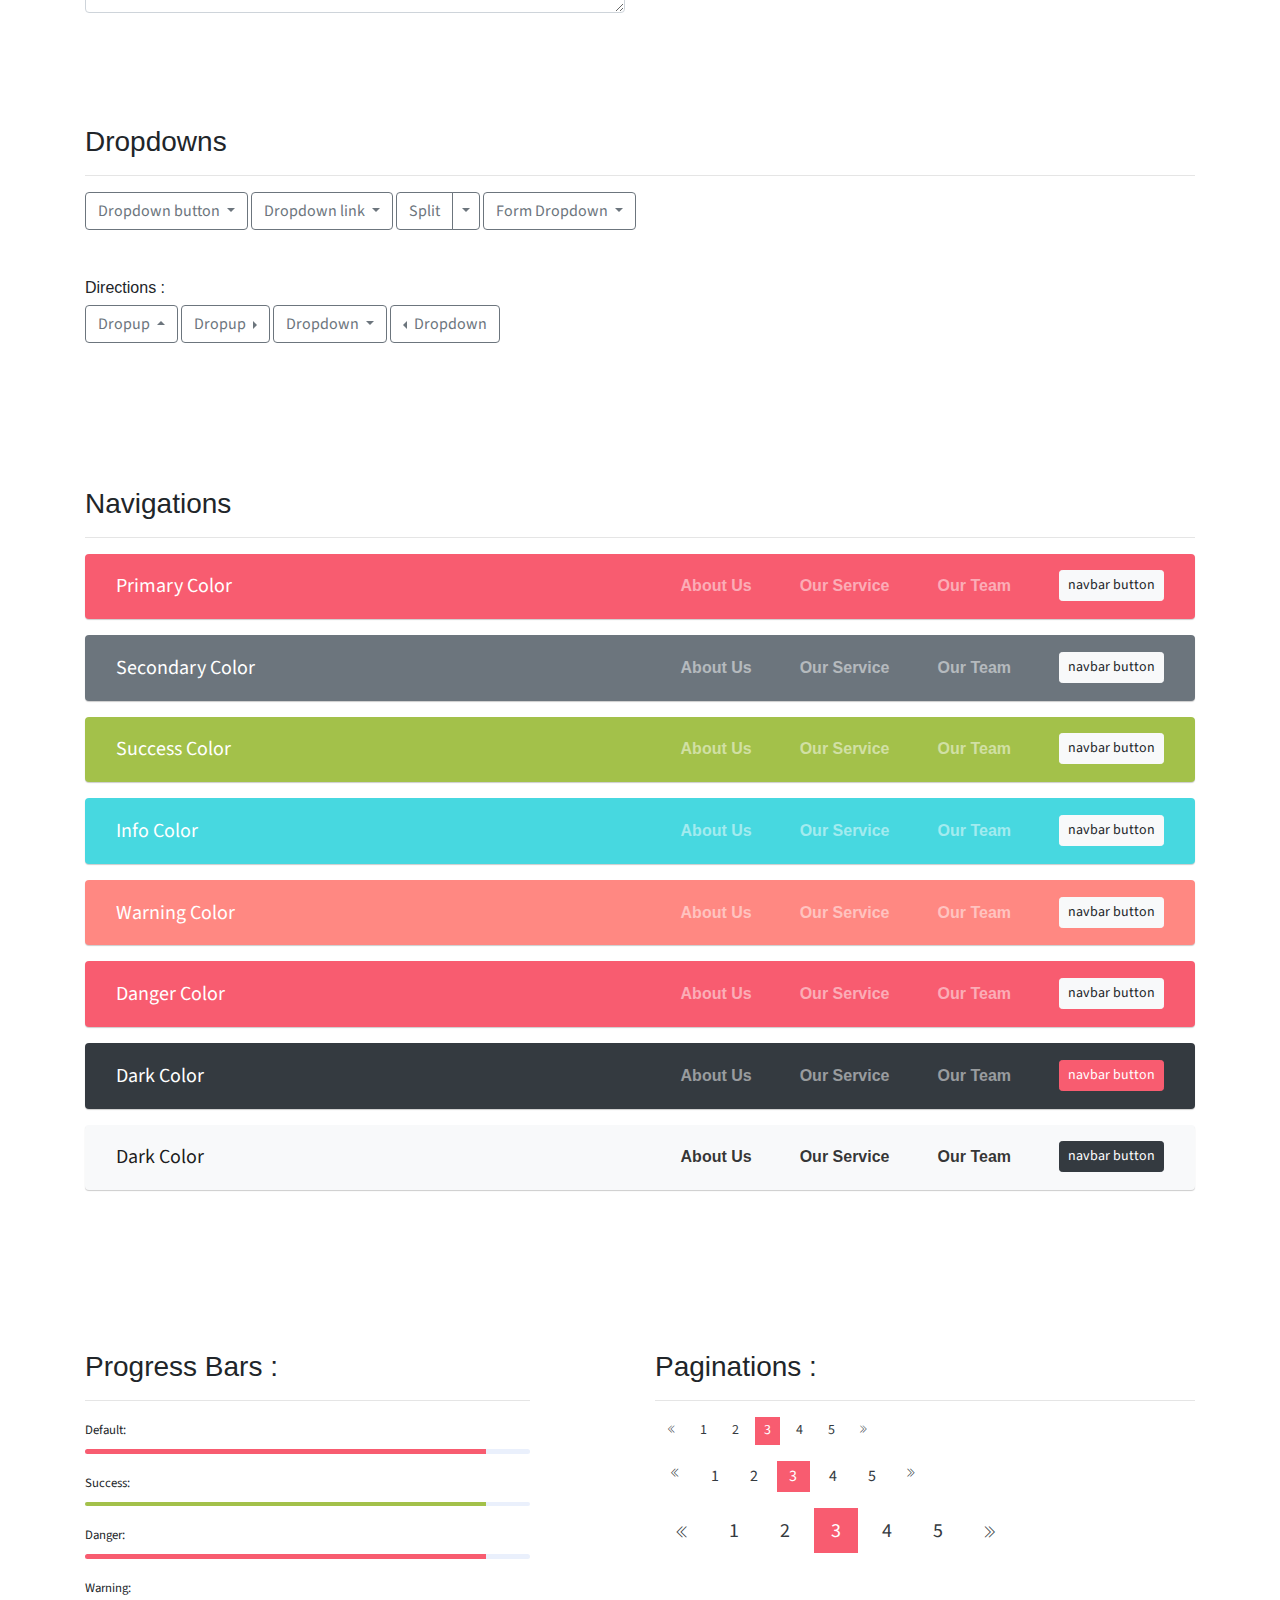
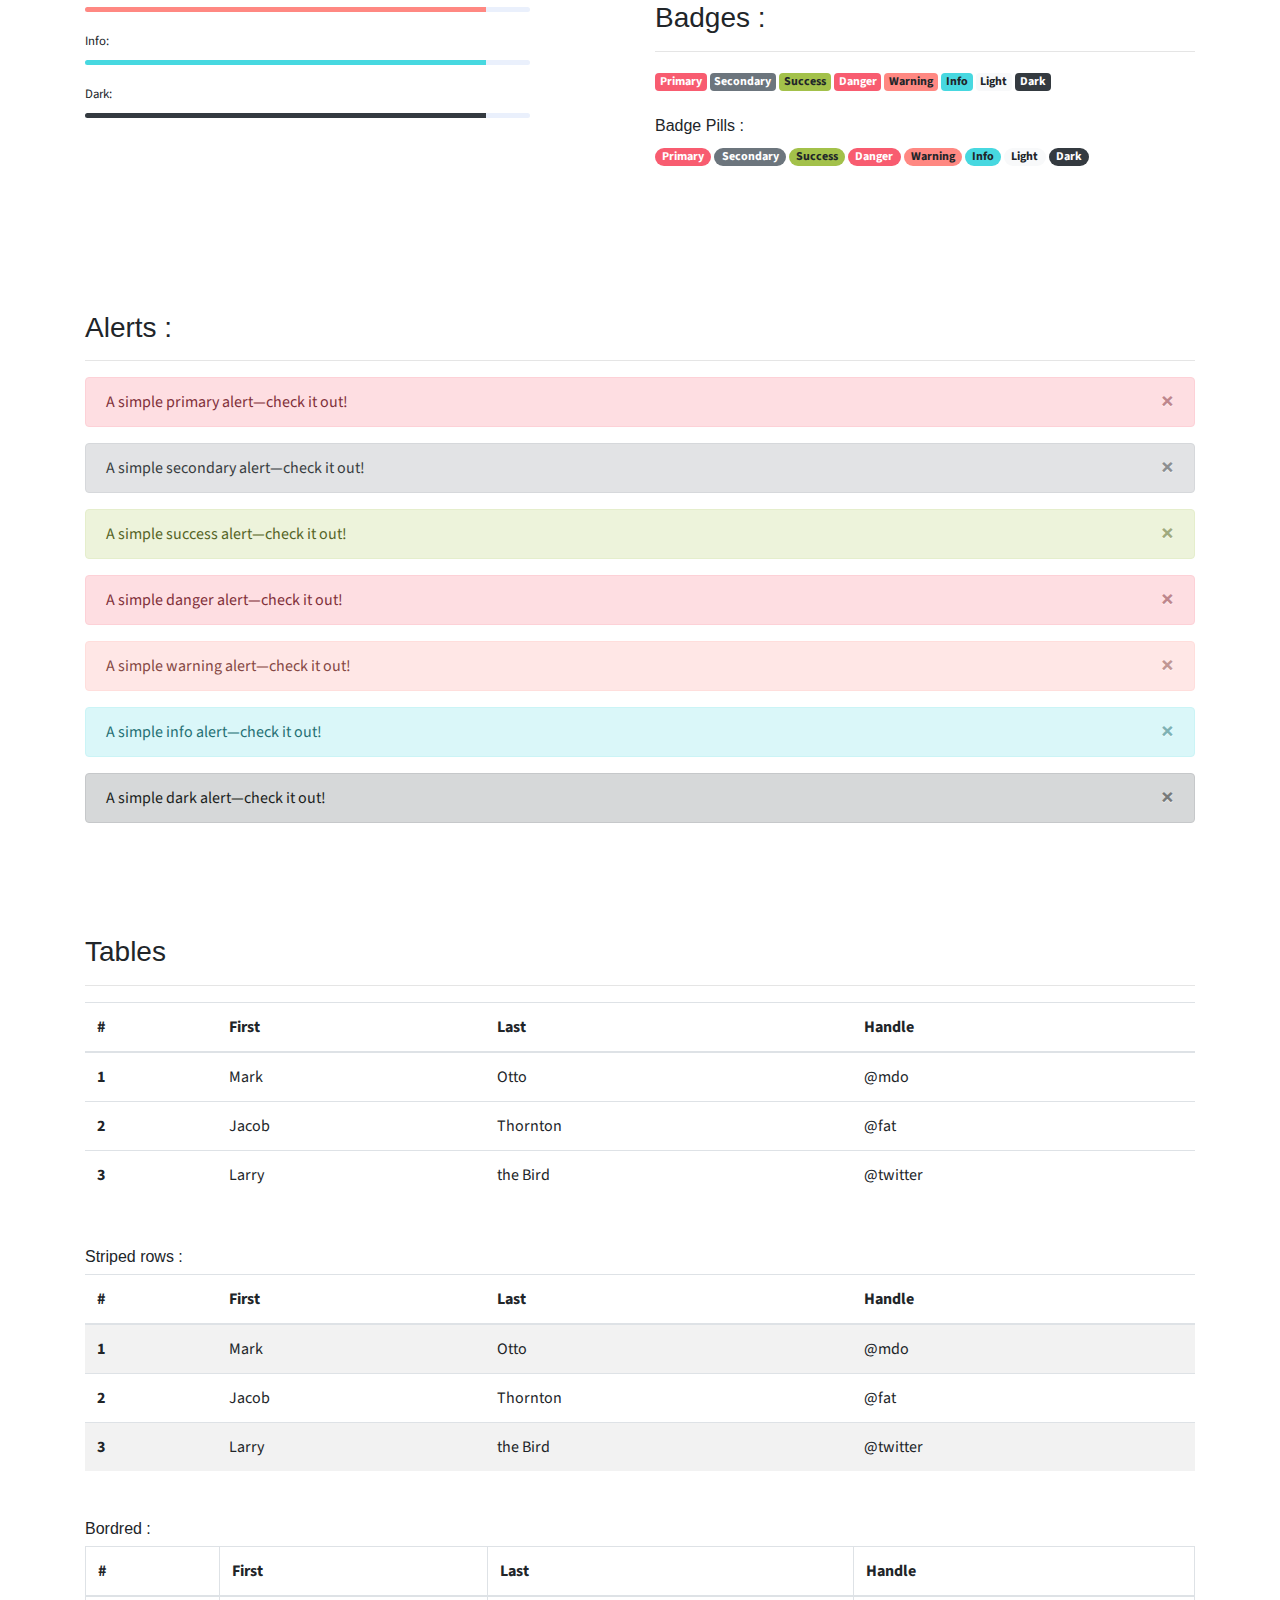
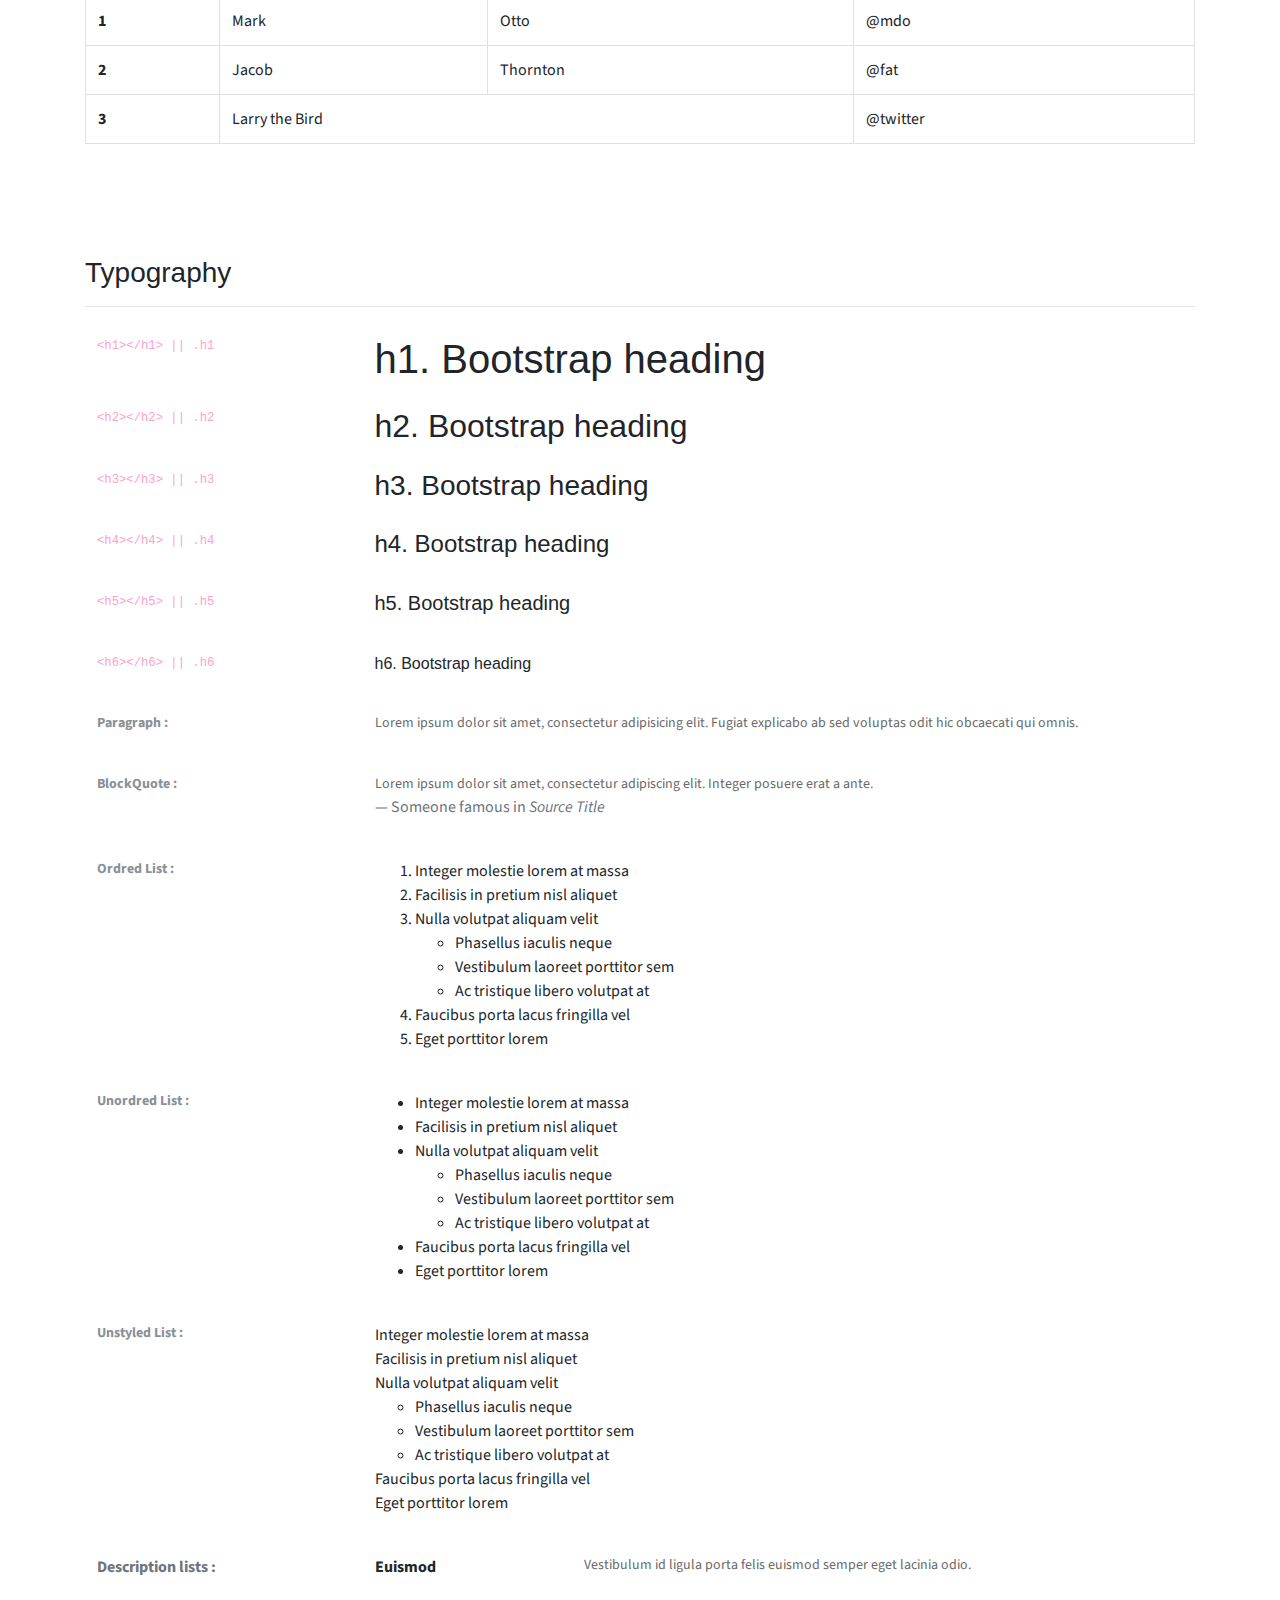
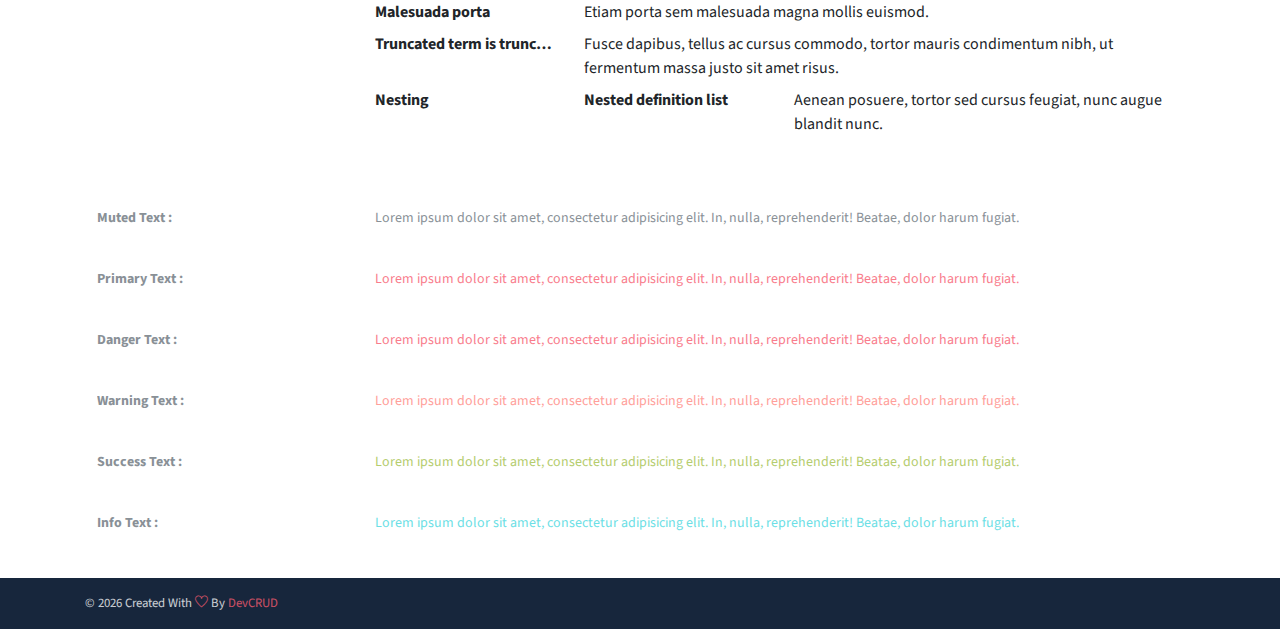
<file: public_html/components.html>
<!DOCTYPE html>
<html lang="en">
<head>
   <meta charset="utf-8">
   <meta name="viewport" content="width=device-width, initial-scale=1, shrink-to-fit=no">
   <meta name="description" content="Start your development with JohnDoe landing page.">
   <meta name="author" content="Devcrud">
   <title>JohnDoe Landing page | Components</title>
   <link rel="icon" href="assets/imgs/favicon.png" type="image/png">
   <!-- font icons -->
   <link rel="stylesheet" href="assets/vendors/themify-icons/css/themify-icons.css">
   <!-- Bootstrap + Steller  -->
   <link rel="stylesheet" href="assets/css/johndoe.css">
</head>
<body>

   <!-- Page Header -->
   <header class="header header-mini"> 
      <div class="header-title">Components</div> 
      <nav aria-label="breadcrumb">
         <ol class="breadcrumb">
            <li class="breadcrumb-item"><a href="/">Home</a></li>
            <li class="breadcrumb-item active" aria-current="page">Components</li>
         </ol>
      </nav>
   </header> <!-- End Of Page Header -->

   <!-- main content -->
   <div class="container">

      <!-- Buttons -->
      <h3 class="mt-5">Buttons</h3>
      <hr>
      <h6 class="section-secondary-title">Styles :</h6>
      <button class="btn btn-primary">Default</button>
      <button class="btn btn-outline-primary">outline</button>
      <button class="btn btn-primary rounded">Rounded</button>
      <button class="btn btn-primary rounded"><i class="ti-thumb-up pr-1"></i> With Icon</button>
      <button class="btn btn-primary circle"><i class="ti-heart"></i></button>

      <h6 class="section-secondary-title mt-5">Sizes :</h6>
      <button class="btn btn-primary btn-lg">Large</button>
      <button class="btn btn-primary ">Regular</button>
      <button class="btn btn-primary btn-sm">Small</button>
      <button class="btn btn-primary w-sm ml-3">w-sm</button>
      <button class="btn btn-primary w-md">w-md</button>
      <button class="btn btn-primary w-lg">w-lg</button>

      <h6 class="section-secondary-title mt-5">Colors :</h6>          
      <button type="button" class="btn btn-primary">Primary</button>
      <button type="button" class="btn btn-secondary">Secondary</button>
      <button type="button" class="btn btn-success">Success</button>
      <button type="button" class="btn btn-danger">Danger</button>
      <button type="button" class="btn btn-warning">Warning</button>
      <button type="button" class="btn btn-info">Info</button>
      <button type="button" class="btn btn-light">Light</button>
      <button type="button" class="btn btn-dark">Dark</button>

      <h6 class="section-secondary-title mt-5">Buttons Tags :</h6>
      <button class="btn btn-primary" type="submit">Button</button>
      <input class="btn btn-primary" type="button" value="Input">
      <input class="btn btn-primary" type="submit" value="Submit">
      <input class="btn btn-primary" type="reset" value="Reset">
      
      <!-- devider -->
      <div class="py-5"></div>

      <!-- Inputs -->
      <h3>Inputs</h3>
      <hr>
      <div class="row mt-5">
         <div class="col-md-6">
            <h6 class="section-secondary-title">Form controls :</h6>        
            <div class="form-group">
               <input type="email" class="form-control" id="exampleFormControlInput1" placeholder="Email address">
            </div>
            <div class="form-group">
               <input type="date" class="form-control" id="exampleFormControlInput1" placeholder="Date">
            </div>
            <div class="form-group">
               <input class="form-control" type="text" placeholder="Readonly input here…" readonly>
            </div>
            <div class="form-group">
               <input class="form-control" id="disabledInput" type="text" placeholder="Disabled input here..." disabled>
            </div>
            <div class="form-group">
               <select class="form-control" id="exampleFormControlSelect1">
                  <option>Example select</option>
                  <option>1</option>
                  <option>2</option>
                  <option>3</option>
                  <option>4</option>
                  <option>5</option>
               </select>
            </div>
            <div class="form-group">
               <select multiple class="form-control" id="exampleFormControlSelect2">
                  <option>Example multiple select</option>
                  <option>1</option>
                  <option>2</option>
                  <option>3</option>
                  <option>4</option>
                  <option>5</option>
               </select>
            </div>
            <div class="form-group">
               <textarea class="form-control" id="exampleFormControlTextarea1" rows="3" placeholder="Example textarea"></textarea>
            </div>
         </div>
         <div class="col-md-6">
            <h6 class="section-secondary-title">Sizes :</h6>    
            <div class="form-group">
               <input class="form-control form-control-lg" type="text" placeholder=".form-control-lg">             
            </div>
            <div class="form-group">
               <input class="form-control" type="text" placeholder="Default input">
            </div>
            <div class="form-group">
               <input class="form-control form-control-sm" type="text" placeholder=".form-control-sm"> 
            </div>
         </div>
      </div> <!-- end of inputs -->   

      <!-- devider -->
      <div class="py-5"></div>             

      <!-- Dropdowns -->
      <h3 class="components-section-title font-weight-normal">Dropdowns</h3>
      <hr>
      <div class="dropdown d-inline-block">
         <button class="btn btn-outline-secondary dropdown-toggle" type="button" id="dropdownMenuButton" data-toggle="dropdown" aria-haspopup="true" aria-expanded="false">
         Dropdown button
         </button>
         <div class="dropdown-menu" aria-labelledby="dropdownMenuButton">
         <a class="dropdown-item" href="#">Action</a>
         <a class="dropdown-item" href="#">Another action</a>
         <a class="dropdown-item" href="#">Something else here</a>
         </div>
      </div>
      <div class="dropdown d-inline-block">
         <a class="btn btn-outline-secondary dropdown-toggle" href="#" role="button" id="dropdownMenuLink" data-toggle="dropdown" aria-haspopup="true" aria-expanded="false">
            Dropdown link
         </a>
         <div class="dropdown-menu" aria-labelledby="dropdownMenuLink">
            <a class="dropdown-item" href="#">Action</a>
            <a class="dropdown-item" href="#">Another action</a>
            <a class="dropdown-item" href="#">Something else here</a>
         </div>
      </div>
      <div class="btn-group">
         <button type="button" class="btn btn-outline-secondary">Split</button>
         <button type="button" class="btn btn-outline-secondary dropdown-toggle dropdown-toggle-split" data-toggle="dropdown" aria-haspopup="true" aria-expanded="false">
         <span class="sr-only">Toggle Dropdown</span>
         </button>
         <div class="dropdown-menu">
            <a class="dropdown-item" href="#">Action</a>
            <a class="dropdown-item" href="#">Another action</a>
            <a class="dropdown-item" href="#">Something else here</a>
            <div class="dropdown-divider"></div>
            <a class="dropdown-item" href="#">Separated link</a>
         </div>
      </div>
      <div class="btn-group">
         <button class="btn btn-outline-secondary dropdown-toggle" type="button" id="dropdownMenuButton" data-toggle="dropdown" aria-haspopup="true" aria-expanded="false">
            Form Dropdown
         </button>
         <div class="dropdown-menu form">
            <form class="px-4 py-3">
               <div class="form-group">
                  <input type="email" class="form-control" id="exampleDropdownFormEmail1" placeholder="email@example.com">
               </div>
               <div class="form-group">
                  <input type="password" class="form-control" id="exampleDropdownFormPassword1" placeholder="Password">
               </div>
               <div class="form-check mb-3">
                  <input type="checkbox" class="form-check-input" id="dropdownCheck">
                  <label class="form-check-label" for="dropdownCheck">
                     Remember me
                  </label>
               </div>
               <button type="submit" class="btn btn-primary btn-block">Sign in</button>
            </form>
            <div class="dropdown-divider"></div>
            <a class="dropdown-item" href="#"><small>New around here? Sign up</small></a>
            <a class="dropdown-item" href="#"><small>Forgot password?</small></a>
         </div>
      </div>       
      <h6 class="section-secondary-title mt-5">Directions :</h6>  
      <div class="btn-group dropup">
         <button type="button" class="btn btn-outline-secondary dropdown-toggle" data-toggle="dropdown" aria-haspopup="true" aria-expanded="false">
            Dropup
         </button>
         <div class="dropdown-menu">
            <a class="dropdown-item" href="#">Action</a>
            <a class="dropdown-item" href="#">Another action</a>
            <a class="dropdown-item" href="#">Something else here</a>
            <div class="dropdown-divider"></div>
            <a class="dropdown-item" href="#">Separated link</a>
         </div>
      </div>
      <div class="btn-group dropright">
         <button type="button" class="btn btn-outline-secondary dropdown-toggle" data-toggle="dropdown" aria-haspopup="true" aria-expanded="false">
            Dropup
         </button>
         <div class="dropdown-menu">
            <a class="dropdown-item" href="#">Action</a>
            <a class="dropdown-item" href="#">Another action</a>
            <a class="dropdown-item" href="#">Something else here</a>
            <div class="dropdown-divider"></div>
            <a class="dropdown-item" href="#">Separated link</a>
         </div>
      </div>
      <div class="btn-group">
         <button type="button" class="btn btn-outline-secondary dropdown-toggle" data-toggle="dropdown" aria-haspopup="true" aria-expanded="false">
            Dropdown
         </button>
         <div class="dropdown-menu">
            <a class="dropdown-item" href="#">Action</a>
            <a class="dropdown-item" href="#">Another action</a>
            <a class="dropdown-item" href="#">Something else here</a>
            <div class="dropdown-divider"></div>
            <a class="dropdown-item" href="#">Separated link</a>
         </div>
      </div>
      <div class="btn-group dropleft">
         <button type="button" class="btn btn-outline-secondary dropdown-toggle" data-toggle="dropdown" aria-haspopup="true" aria-expanded="false">
            Dropdown
         </button>
         <div class="dropdown-menu">
            <a class="dropdown-item" href="#">Action</a>
            <a class="dropdown-item" href="#">Another action</a>
            <a class="dropdown-item" href="#">Something else here</a>
            <div class="dropdown-divider"></div>
            <a class="dropdown-item" href="#">Separated link</a>
         </div>
      </div> <!-- end of Dropdowns -->  

      <!-- devider -->
      <div class="py-5"></div>   

      <!-- navbars -->
      <h3 class="components-section-title font-weight-normal mt-5">Navigations</h3>
      <hr>
      <nav class="navbar navbar-expand-sm navbar-dark bg-primary rounded shadow mb-3">
         <div class="container">
            <a class="navbar-brand" href="#">Primary Color</a>
            <button class="navbar-toggler ml-auto" type="button" data-toggle="collapse" data-target="#navbarSupportedContent" aria-controls="navbarSupportedContent" aria-expanded="false" aria-label="Toggle navigation">
            <span class="navbar-toggler-icon"></span>
            </button>
            <div class="collapse navbar-collapse" id="navbarSupportedContent">
               <ul class="navbar-nav ml-auto"> 
                  <li class="nav-item">
                     <a class="nav-link" href="#about">About Us</a>
                  </li>
                  <li class="nav-item">
                     <a class="nav-link" href="#service">Our Service</a>
                  </li>
                  <li class="nav-item">
                     <a class="nav-link" href="#team">Our Team</a>
                  </li>
                  <li class="nav-item">
                     <a href="#book-table" class="ml-4 mt-1 btn btn-light btn-sm">navbar button</a>
                  </li>
               </ul>                       
            </div>
         </div>
      </nav>
      <nav class="navbar navbar-expand-sm navbar-dark bg-secondary rounded shadow mb-3">
         <div class="container">
            <a class="navbar-brand" href="#">Secondary Color</a>
            <button class="navbar-toggler ml-auto" type="button" data-toggle="collapse" data-target="#navbarSupportedContent" aria-controls="navbarSupportedContent" aria-expanded="false" aria-label="Toggle navigation">
            <span class="navbar-toggler-icon"></span>
            </button>
            <div class="collapse navbar-collapse" id="navbarSupportedContent">
               <ul class="navbar-nav ml-auto"> 
                  <li class="nav-item">
                     <a class="nav-link" href="#about">About Us</a>
                  </li>
                  <li class="nav-item">
                     <a class="nav-link" href="#service">Our Service</a>
                  </li>
                  <li class="nav-item">
                     <a class="nav-link" href="#team">Our Team</a>
                  </li>
                  <li class="nav-item">
                     <a href="#book-table" class="ml-4 mt-1 btn btn-light btn-sm">navbar button</a>
                  </li>
               </ul>                       
            </div>
         </div>
      </nav>
      <nav class="navbar navbar-expand-sm navbar-dark bg-success rounded shadow mb-3">
         <div class="container">
            <a class="navbar-brand" href="#">Success Color</a>
            <button class="navbar-toggler ml-auto" type="button" data-toggle="collapse" data-target="#navbarSupportedContent" aria-controls="navbarSupportedContent" aria-expanded="false" aria-label="Toggle navigation">
            <span class="navbar-toggler-icon"></span>
            </button>
            <div class="collapse navbar-collapse" id="navbarSupportedContent">
               <ul class="navbar-nav ml-auto"> 
                  <li class="nav-item">
                     <a class="nav-link" href="#about">About Us</a>
                  </li>
                  <li class="nav-item">
                     <a class="nav-link" href="#service">Our Service</a>
                  </li>
                  <li class="nav-item">
                     <a class="nav-link" href="#team">Our Team</a>
                  </li>
                  <li class="nav-item">
                     <a href="#book-table" class="ml-4 mt-1 btn btn-light btn-sm">navbar button</a>
                  </li>
               </ul>                       
            </div>
         </div>
      </nav>
      <nav class="navbar navbar-expand-sm navbar-dark bg-info rounded shadow mb-3">
         <div class="container">
            <a class="navbar-brand" href="#">Info Color</a>
            <button class="navbar-toggler ml-auto" type="button" data-toggle="collapse" data-target="#navbarSupportedContent" aria-controls="navbarSupportedContent" aria-expanded="false" aria-label="Toggle navigation">
            <span class="navbar-toggler-icon"></span>
            </button>
            <div class="collapse navbar-collapse" id="navbarSupportedContent">
               <ul class="navbar-nav ml-auto"> 
                  <li class="nav-item">
                     <a class="nav-link" href="#about">About Us</a>
                  </li>
                  <li class="nav-item">
                     <a class="nav-link" href="#service">Our Service</a>
                  </li>
                  <li class="nav-item">
                     <a class="nav-link" href="#team">Our Team</a>
                  </li>
                  <li class="nav-item">
                     <a href="#book-table" class="ml-4 mt-1 btn btn-light btn-sm">navbar button</a>
                  </li>
               </ul>                       
            </div>
         </div>
      </nav>
      <nav class="navbar navbar-expand-sm navbar-dark bg-warning rounded shadow mb-3">
         <div class="container">
            <a class="navbar-brand" href="#">Warning Color</a>
            <button class="navbar-toggler ml-auto" type="button" data-toggle="collapse" data-target="#navbarSupportedContent" aria-controls="navbarSupportedContent" aria-expanded="false" aria-label="Toggle navigation">
            <span class="navbar-toggler-icon"></span>
            </button>
            <div class="collapse navbar-collapse" id="navbarSupportedContent">
               <ul class="navbar-nav ml-auto"> 
                  <li class="nav-item">
                     <a class="nav-link" href="#about">About Us</a>
                  </li>
                  <li class="nav-item">
                     <a class="nav-link" href="#service">Our Service</a>
                  </li>
                  <li class="nav-item">
                     <a class="nav-link" href="#team">Our Team</a>
                  </li>
                  <li class="nav-item">
                     <a href="#book-table" class="ml-4 mt-1 btn btn-light btn-sm">navbar button</a>
                  </li>
               </ul>                       
            </div>
         </div>
      </nav>
      <nav class="navbar navbar-expand-sm navbar-dark bg-danger rounded shadow mb-3">
         <div class="container">
            <a class="navbar-brand" href="#">Danger Color</a>
            <button class="navbar-toggler ml-auto" type="button" data-toggle="collapse" data-target="#navbarSupportedContent" aria-controls="navbarSupportedContent" aria-expanded="false" aria-label="Toggle navigation">
            <span class="navbar-toggler-icon"></span>
            </button>
            <div class="collapse navbar-collapse" id="navbarSupportedContent">
               <ul class="navbar-nav ml-auto"> 
                  <li class="nav-item">
                     <a class="nav-link" href="#about">About Us</a>
                  </li>
                  <li class="nav-item">
                     <a class="nav-link" href="#service">Our Service</a>
                  </li>
                  <li class="nav-item">
                     <a class="nav-link" href="#team">Our Team</a>
                  </li>
                  <li class="nav-item">
                     <a href="#book-table" class="ml-4 mt-1 btn btn-light btn-sm">navbar button</a>
                  </li>
               </ul>                       
            </div>
         </div>
      </nav>
      <nav class="navbar navbar-expand-sm navbar-dark bg-dark rounded shadow mb-3">
         <div class="container">
            <a class="navbar-brand" href="#">Dark Color</a>
            <button class="navbar-toggler ml-auto" type="button" data-toggle="collapse" data-target="#navbarSupportedContent" aria-controls="navbarSupportedContent" aria-expanded="false" aria-label="Toggle navigation">
            <span class="navbar-toggler-icon"></span>
            </button>
            <div class="collapse navbar-collapse" id="navbarSupportedContent">
               <ul class="navbar-nav ml-auto"> 
                  <li class="nav-item">
                     <a class="nav-link" href="#about">About Us</a>
                  </li>
                  <li class="nav-item">
                     <a class="nav-link" href="#service">Our Service</a>
                  </li>
                  <li class="nav-item">
                     <a class="nav-link" href="#team">Our Team</a>
                  </li>
                  <li class="nav-item">
                     <a href="#book-table" class="ml-4 mt-1 btn btn-primary btn-sm">navbar button</a>
                  </li>
               </ul>                       
            </div>
         </div>
      </nav>
      <nav class="navbar navbar-expand-sm navbar-light bg-light rounded shadow mb-3">
         <div class="container">
            <a class="navbar-brand" href="#">Dark Color</a>
            <button class="navbar-toggler ml-auto" type="button" data-toggle="collapse" data-target="#navbarSupportedContent" aria-controls="navbarSupportedContent" aria-expanded="false" aria-label="Toggle navigation">
            <span class="navbar-toggler-icon"></span>
            </button>
            <div class="collapse navbar-collapse" id="navbarSupportedContent">
               <ul class="navbar-nav ml-auto"> 
                  <li class="nav-item">
                     <a class="nav-link" href="#about">About Us</a>
                  </li>
                  <li class="nav-item">
                     <a class="nav-link" href="#service">Our Service</a>
                  </li>
                  <li class="nav-item">
                     <a class="nav-link" href="#team">Our Team</a>
                  </li>
                  <li class="nav-item">
                     <a href="#book-table" class="ml-4 mt-1 btn btn-dark btn-sm">navbar button</a>
                  </li>
               </ul>                       
            </div>
         </div>
      </nav>
      <!-- End of navbars -->

      <!-- devider -->
      <div class="py-5"></div>   
      
      <!-- progress bars -->
      <div class="row justify-content-between">
         <div class="col-md-5">
            <h3 class="components-section-title font-weight-normal mt-5">Progress Bars :</h3>
            <hr>
            <small>Default: </small>
            <div class="progress mt-2 mb-3">
               <div class="progress-bar" role="progressbar" style="width: 90%" aria-valuenow="25" aria-valuemin="0" aria-valuemax="100"></div>
            </div>
            <small>Success:</small>
            <div class="progress mt-2 mb-3">
               <div class="progress-bar bg-success" role="progressbar" style="width: 90%" aria-valuenow="25" aria-valuemin="0" aria-valuemax="100"></div>
            </div>
            <small>Danger:</small>
            <div class="progress mt-2 mb-3">
               <div class="progress-bar bg-danger" role="progressbar" style="width: 90%" aria-valuenow="25" aria-valuemin="0" aria-valuemax="100"></div>
            </div>
            <small>Warning:</small>
            <div class="progress mt-2 mb-3">
               <div class="progress-bar bg-warning" role="progressbar" style="width: 90%" aria-valuenow="25" aria-valuemin="0" aria-valuemax="100"></div>
            </div>
            <small>Info:</small>
            <div class="progress mt-2 mb-3">
               <div class="progress-bar bg-info" role="progressbar" style="width: 90%" aria-valuenow="25" aria-valuemin="0" aria-valuemax="100"></div>
            </div>
            <small>Dark:</small>
            <div class="progress mt-2 mb-3">
               <div class="progress-bar bg-dark" role="progressbar" style="width: 90%" aria-valuenow="25" aria-valuemin="0" aria-valuemax="100"></div>
            </div>
         </div>
         <div class="col-md-6">
            <h3 class="components-section-title font-weight-normal mt-5">Paginations :</h3>
            <hr>
            <nav aria-label="Page navigation example">
               <ul class="pagination pagination-sm">
                  <li class="page-item"><a class="page-link" href="#"><i class="ti-angle-double-left"></i></a></li>
                  <li class="page-item"><a class="page-link" href="#">1</a></li>
                  <li class="page-item"><a class="page-link" href="#">2</a></li>
                  <li class="page-item active"><a class="page-link" href="#">3</a></li>
                  <li class="page-item"><a class="page-link" href="#">4</a></li>
                  <li class="page-item"><a class="page-link" href="#">5</a></li>
                  <li class="page-item"><a class="page-link" href="#"><i class="ti-angle-double-right"></i></a></li>
               </ul>
            </nav>
            <nav aria-label="Page navigation example">
               <ul class="pagination">
               <li class="page-item"><a class="page-link" href="#"><i class="ti-angle-double-left"></i></a></li>
                  <li class="page-item"><a class="page-link" href="#">1</a></li>
                  <li class="page-item"><a class="page-link" href="#">2</a></li>
                  <li class="page-item active"><a class="page-link" href="#">3</a></li>
                  <li class="page-item"><a class="page-link" href="#">4</a></li>
                  <li class="page-item"><a class="page-link" href="#">5</a></li>
                  <li class="page-item"><a class="page-link" href="#"><i class="ti-angle-double-right"></i></a></li>
               </ul>
            </nav>
            <nav aria-label="Page navigation example">
               <ul class="pagination pagination-lg">
                  <li class="page-item"><a class="page-link" href="#"><i class="ti-angle-double-left"></i></a></li>
                  <li class="page-item"><a class="page-link" href="#">1</a></li>
                  <li class="page-item"><a class="page-link" href="#">2</a></li>
                  <li class="page-item active"><a class="page-link" href="#">3</a></li>
                  <li class="page-item"><a class="page-link" href="#">4</a></li>
                  <li class="page-item"><a class="page-link" href="#">5</a></li>
                  <li class="page-item"><a class="page-link" href="#"><i class="ti-angle-double-right"></i></a></li>
               </ul>
            </nav>

            <!-- Badges -->
            <h3 class="components-section-title font-weight-normal mt-5">Badges :</h3>
            <hr>
            <span class="badge badge-primary">Primary</span>
            <span class="badge badge-secondary">Secondary</span>
            <span class="badge badge-success">Success</span>
            <span class="badge badge-danger">Danger</span>
            <span class="badge badge-warning">Warning</span>
            <span class="badge badge-info">Info</span>
            <span class="badge badge-light">Light</span>
            <span class="badge badge-dark">Dark</span>
            <h6 class="section-secondary-title mt-4 mb-2">Badge Pills :</h6>
            <span class="badge badge-pill badge-primary">Primary</span>
            <span class="badge badge-pill badge-secondary">Secondary</span>
            <span class="badge badge-pill badge-success">Success</span>
            <span class="badge badge-pill badge-danger">Danger</span>
            <span class="badge badge-pill badge-warning">Warning</span>
            <span class="badge badge-pill badge-info">Info</span>
            <span class="badge badge-pill badge-light">Light</span>
            <span class="badge badge-pill badge-dark">Dark</span>
         </div>
      </div> <!-- End of Progress bars -->

      <!-- devider -->
      <div class="py-5"></div>  

      <!-- Alerts -->
      <h3 class="components-section-title font-weight-normal mt-5">Alerts :</h3>
      <hr>
      <div class="alert alert-primary alert-dismissible fade show" role="alert">
         A simple primary alert—check it out!
         <button type="button" class="close" data-dismiss="alert" aria-label="Close">
            <span aria-hidden="true">&times;</span>
         </button>
      </div>
      <div class="alert alert-secondary alert-dismissible fade show" role="alert">
         A simple secondary alert—check it out!
         <button type="button" class="close" data-dismiss="alert" aria-label="Close">
            <span aria-hidden="true">&times;</span>
         </button>
      </div>
      <div class="alert alert-success alert-dismissible fade show" role="alert">
         A simple success alert—check it out!
         <button type="button" class="close" data-dismiss="alert" aria-label="Close">
            <span aria-hidden="true">&times;</span>
         </button>
      </div>
      <div class="alert alert-danger alert-dismissible fade show" role="alert">
         A simple danger alert—check it out!
         <button type="button" class="close" data-dismiss="alert" aria-label="Close">
            <span aria-hidden="true">&times;</span>
         </button>
      </div>
      <div class="alert alert-warning alert-dismissible fade show" role="alert">
         A simple warning alert—check it out!
         <button type="button" class="close" data-dismiss="alert" aria-label="Close">
            <span aria-hidden="true">&times;</span>
         </button>
      </div>
      <div class="alert alert-info alert-dismissible fade show" role="alert">
         A simple info alert—check it out!
         <button type="button" class="close" data-dismiss="alert" aria-label="Close">
            <span aria-hidden="true">&times;</span>
         </button>
      </div>
      <div class="alert alert-dark alert-dismissible fade show" role="alert">
         A simple dark alert—check it out!
         <button type="button" class="close" data-dismiss="alert" aria-label="Close">
            <span aria-hidden="true">&times;</span>
         </button>
      </div>
      <!-- end of alerts -->

      <!-- devider -->
      <div class="py-5"></div> 
   
      <!-- tables -->
      <h3 class="components-section-title">Tables</h3>
      <hr>
      <table class="table">
         <thead>
            <tr>
               <th scope="col">#</th>
               <th scope="col">First</th>
               <th scope="col">Last</th>
               <th scope="col">Handle</th>
            </tr>
         </thead>
         <tbody>
            <tr>
               <th scope="row">1</th>
               <td>Mark</td>
               <td>Otto</td>
               <td>@mdo</td>
            </tr>
            <tr>
               <th scope="row">2</th>
               <td>Jacob</td>
               <td>Thornton</td>
               <td>@fat</td>
            </tr>
            <tr>
               <th scope="row">3</th>
               <td>Larry</td>
               <td>the Bird</td>
               <td>@twitter</td>
            </tr>
         </tbody>
      </table>

      <h6 class="section-secondary-title mt-5">Striped rows :</h6>
      <table class="table table-striped">
         <thead>
            <tr>
               <th scope="col">#</th>
               <th scope="col">First</th>
               <th scope="col">Last</th>
               <th scope="col">Handle</th>
            </tr>
         </thead>
         <tbody>
            <tr>
               <th scope="row">1</th>
               <td>Mark</td>
               <td>Otto</td>
               <td>@mdo</td>
            </tr>
            <tr>
               <th scope="row">2</th>
               <td>Jacob</td>
               <td>Thornton</td>
               <td>@fat</td>
            </tr>
            <tr>
               <th scope="row">3</th>
               <td>Larry</td>
               <td>the Bird</td>
               <td>@twitter</td>
            </tr>
         </tbody>
      </table>

      <h6 class="section-secondary-title mt-5">Bordred :</h6>
      <table class="table table-bordered">
         <thead>
            <tr>
               <th scope="col">#</th>
               <th scope="col">First</th>
               <th scope="col">Last</th>
               <th scope="col">Handle</th>
            </tr>
         </thead>
         <tbody>
            <tr>
               <th scope="row">1</th>
               <td>Mark</td>
               <td>Otto</td>
               <td>@mdo</td>
            </tr>
            <tr>
               <th scope="row">2</th>
               <td>Jacob</td>
               <td>Thornton</td>
               <td>@fat</td>
            </tr>
            <tr>
               <th scope="row">3</th>
               <td colspan="2">Larry the Bird</td>
               <td>@twitter</td>
            </tr>
         </tbody>
      </table>
      <!-- end of tables -->

      <!-- devider -->
      <div class="py-5"></div> 

      <!-- typography -->
      <h3 class="components-section-title">Typography</h3>
      <hr>
     
      <table class="table table-borderless v-align-center">
         <tbody>
            <tr>
               <td>
                  <p><code class="highlighter-rouge">&lt;h1&gt;&lt;/h1&gt; || .h1</code></p>
               </td>
               <td class="w-75"><span class="h1">h1. Bootstrap heading</span></td>
            </tr>
            <tr>
               <td>
                  <p><code class="highlighter-rouge">&lt;h2&gt;&lt;/h2&gt; || .h2</code></p>
               </td>
               <td><span class="h2">h2. Bootstrap heading</span></td>
            </tr>
            <tr>
               <td>
                  <p><code class="highlighter-rouge">&lt;h3&gt;&lt;/h3&gt; || .h3</code></p>
               </td>
               <td><span class="h3">h3. Bootstrap heading</span></td>
            </tr>
            <tr>
               <td>
                  <p><code class="highlighter-rouge">&lt;h4&gt;&lt;/h4&gt; || .h4</code></p>
               </td>
               <td><span class="h4">h4. Bootstrap heading</span></td>
            </tr>
            <tr>
               <td>
                  <p><code class="highlighter-rouge">&lt;h5&gt;&lt;/h5&gt; || .h5</code></p>
               </td>
               <td><span class="h5">h5. Bootstrap heading</span></td>
            </tr>
            <tr>
               <td>
                  <p><code class="highlighter-rouge">&lt;h6&gt;&lt;/h6&gt; || .h6</code></p>
               </td>
               <td><span class="h6">h6. Bootstrap heading</span></td>
            </tr>
            <tr>
               <td>
                  <p class="font-weight-bold text-muted">Paragraph :</p>
               </td>
               <td><p>Lorem ipsum dolor sit amet, consectetur adipisicing elit. Fugiat explicabo ab sed voluptas odit hic obcaecati qui omnis.</p></td>
            </tr>
            <tr>
               <td>
                  <p class="font-weight-bold text-muted">BlockQuote :</p>
               </td>
               <td>
                  <blockquote class="blockquote">
                     <p class="mb-0">Lorem ipsum dolor sit amet, consectetur adipiscing elit. Integer posuere erat a ante.</p>
                     <footer class="blockquote-footer">Someone famous in <cite title="Source Title">Source Title</cite></footer>
                  </blockquote>
               </td>
            </tr>

            
            <tr>
               <td><p class="font-weight-bold text-muted">Ordred List :</p></td>
               <td>
                  <ol>
                     <li>Integer molestie lorem at massa</li>
                     <li>Facilisis in pretium nisl aliquet</li>
                     <li>Nulla volutpat aliquam velit
                        <ul>
                           <li>Phasellus iaculis neque</li>
                           <li>Vestibulum laoreet porttitor sem</li>
                           <li>Ac tristique libero volutpat at</li>
                        </ul>
                     </li>
                     <li>Faucibus porta lacus fringilla vel</li>
                     <li>Eget porttitor lorem</li>
                  </ol>
               </td>
            </tr>
            <tr>
               <td><p class="font-weight-bold text-muted">Unordred List :</p></td>
               <td>
                  <ul >
                     <li>Integer molestie lorem at massa</li>
                     <li>Facilisis in pretium nisl aliquet</li>
                     <li>Nulla volutpat aliquam velit
                        <ul>
                           <li>Phasellus iaculis neque</li>
                           <li>Vestibulum laoreet porttitor sem</li>
                           <li>Ac tristique libero volutpat at</li>
                        </ul>
                     </li>
                     <li>Faucibus porta lacus fringilla vel</li>
                     <li>Eget porttitor lorem</li>
                  </ul>
               </td>
            </tr>
            <tr>
               <td><p class="font-weight-bold text-muted">Unstyled List :</p></td>
               <td>
                  <ul class="list-unstyled">
                     <li>Integer molestie lorem at massa</li>
                     <li>Facilisis in pretium nisl aliquet</li>
                     <li>Nulla volutpat aliquam velit
                        <ul>
                           <li>Phasellus iaculis neque</li>
                           <li>Vestibulum laoreet porttitor sem</li>
                           <li>Ac tristique libero volutpat at</li>
                        </ul>
                     </li>
                     <li>Faucibus porta lacus fringilla vel</li>
                     <li>Eget porttitor lorem</li>
                  </ul>
               </td>
            </tr>
            <tr>
               <td class="font-weight-bold text-muted">Description lists : </td>
               <td>
                  <dl class="row">
                     <dt class="col-sm-3">Euismod</dt>
                     <dd class="col-sm-9">
                        <p>Vestibulum id ligula porta felis euismod semper eget lacinia odio.</p>
                     </dd>

                     <dt class="col-sm-3">Malesuada porta</dt>
                     <dd class="col-sm-9">Etiam porta sem malesuada magna mollis euismod.</dd>

                     <dt class="col-sm-3 text-truncate">Truncated term is truncated</dt>
                     <dd class="col-sm-9">Fusce dapibus, tellus ac cursus commodo, tortor mauris condimentum nibh, ut fermentum massa justo sit amet risus.</dd>

                     <dt class="col-sm-3">Nesting</dt>
                     <dd class="col-sm-9">
                        <dl class="row">
                           <dt class="col-sm-4">Nested definition list</dt>
                           <dd class="col-sm-8">Aenean posuere, tortor sed cursus feugiat, nunc augue blandit nunc.</dd>
                        </dl>
                     </dd>
                  </dl>
               </td>
            </tr>
            <tr>
               <td>
                  <p class="font-weight-bold text-muted">Muted Text :</p>
               </td>
               <td>
                  <p class="text-muted">Lorem ipsum dolor sit amet, consectetur adipisicing elit. In, nulla, reprehenderit! Beatae, dolor harum fugiat.</p>
               </td>
            </tr>
            <tr>
               <td>
                  <p class="font-weight-bold text-muted">Primary Text :</p>
               </td>
               <td>
                  <p class="text-primary">Lorem ipsum dolor sit amet, consectetur adipisicing elit. In, nulla, reprehenderit! Beatae, dolor harum fugiat.</p>
               </td>
            </tr>
            <tr>
               <td>
                  <p class="font-weight-bold text-muted">Danger Text :</p>
               </td>
               <td>
                  <p class="text-danger">Lorem ipsum dolor sit amet, consectetur adipisicing elit. In, nulla, reprehenderit! Beatae, dolor harum fugiat.</p>
               </td>
            </tr>
            <tr>
               <td>
                  <p class="font-weight-bold text-muted">Warning Text :</p>
               </td>
               <td>
                  <p class="text-warning">Lorem ipsum dolor sit amet, consectetur adipisicing elit. In, nulla, reprehenderit! Beatae, dolor harum fugiat.</p>
               </td>
            </tr>
            <tr>
               <td>
                  <p class="font-weight-bold text-muted">Success Text :</p>
               </td>
               <td>
                  <p class="text-success">Lorem ipsum dolor sit amet, consectetur adipisicing elit. In, nulla, reprehenderit! Beatae, dolor harum fugiat.</p>
               </td>
            </tr>
            <tr>
               <td>
                  <p class="font-weight-bold text-muted">Info Text :</p>
               </td>
               <td>
                  <p class="text-info">Lorem ipsum dolor sit amet, consectetur adipisicing elit. In, nulla, reprehenderit! Beatae, dolor harum fugiat.</p>
               </td>
            </tr>
         </tbody>
      </table>
   </div>
   <!-- end of typography -->

   <!-- Page Footer -->
   <footer class="footer py-3">
        <div class="container">
            <p class="small mb-0 text-light">
                &copy; <script>document.write(new Date().getFullYear())</script> Created With <i class="ti-heart text-danger"></i> By <a href="http://devcrud.com" target="_blank"><span class="text-danger" title="Bootstrap 4 Themes and Dashboards">DevCRUD</span></a> 
            </p>
        </div>
    </footer>
   <!-- End of Page Footer -->  
   
   <!-- core  -->
   <script src="assets/vendors/jquery/jquery-3.4.1.js"></script>
   <script src="assets/vendors/bootstrap/bootstrap.bundle.js"></script>

</body>
</html>
</file>
<file: assets/vendors/themify-icons/css/themify-icons.css>
@font-face {
	font-family: 'themify';
	src:url("../fonts/themify.eot?-fvbane");
	src:url("../fonts/themify.eot?#iefix-fvbane") format("embedded-opentype"),
		url("../fonts/themify.woff?-fvbane") format("woff"),
		url("../fonts/themify.ttf?-fvbane") format("truetype"),
		url("../fonts/themify.svg?-fvbane#themify") format("svg");
	font-weight: normal;
	font-style: normal;
}

[class^="ti-"], [class*=" ti-"] {
	font-family: 'themify';
	speak: none;
	font-style: normal;
	font-weight: normal;
	font-variant: normal;
	text-transform: none;
	line-height: 1;

	/* Better Font Rendering =========== */
	-webkit-font-smoothing: antialiased;
	-moz-osx-font-smoothing: grayscale;
}

.ti-wand:before {
	content: "\e600";
}
.ti-volume:before {
	content: "\e601";
}
.ti-user:before {
	content: "\e602";
}
.ti-unlock:before {
	content: "\e603";
}
.ti-unlink:before {
	content: "\e604";
}
.ti-trash:before {
	content: "\e605";
}
.ti-thought:before {
	content: "\e606";
}
.ti-target:before {
	content: "\e607";
}
.ti-tag:before {
	content: "\e608";
}
.ti-tablet:before {
	content: "\e609";
}
.ti-star:before {
	content: "\e60a";
}
.ti-spray:before {
	content: "\e60b";
}
.ti-signal:before {
	content: "\e60c";
}
.ti-shopping-cart:before {
	content: "\e60d";
}
.ti-shopping-cart-full:before {
	content: "\e60e";
}
.ti-settings:before {
	content: "\e60f";
}
.ti-search:before {
	content: "\e610";
}
.ti-zoom-in:before {
	content: "\e611";
}
.ti-zoom-out:before {
	content: "\e612";
}
.ti-cut:before {
	content: "\e613";
}
.ti-ruler:before {
	content: "\e614";
}
.ti-ruler-pencil:before {
	content: "\e615";
}
.ti-ruler-alt:before {
	content: "\e616";
}
.ti-bookmark:before {
	content: "\e617";
}
.ti-bookmark-alt:before {
	content: "\e618";
}
.ti-reload:before {
	content: "\e619";
}
.ti-plus:before {
	content: "\e61a";
}
.ti-pin:before {
	content: "\e61b";
}
.ti-pencil:before {
	content: "\e61c";
}
.ti-pencil-alt:before {
	content: "\e61d";
}
.ti-paint-roller:before {
	content: "\e61e";
}
.ti-paint-bucket:before {
	content: "\e61f";
}
.ti-na:before {
	content: "\e620";
}
.ti-mobile:before {
	content: "\e621";
}
.ti-minus:before {
	content: "\e622";
}
.ti-medall:before {
	content: "\e623";
}
.ti-medall-alt:before {
	content: "\e624";
}
.ti-marker:before {
	content: "\e625";
}
.ti-marker-alt:before {
	content: "\e626";
}
.ti-arrow-up:before {
	content: "\e627";
}
.ti-arrow-right:before {
	content: "\e628";
}
.ti-arrow-left:before {
	content: "\e629";
}
.ti-arrow-down:before {
	content: "\e62a";
}
.ti-lock:before {
	content: "\e62b";
}
.ti-location-arrow:before {
	content: "\e62c";
}
.ti-link:before {
	content: "\e62d";
}
.ti-layout:before {
	content: "\e62e";
}
.ti-layers:before {
	content: "\e62f";
}
.ti-layers-alt:before {
	content: "\e630";
}
.ti-key:before {
	content: "\e631";
}
.ti-import:before {
	content: "\e632";
}
.ti-image:before {
	content: "\e633";
}
.ti-heart:before {
	content: "\e634";
}
.ti-heart-broken:before {
	content: "\e635";
}
.ti-hand-stop:before {
	content: "\e636";
}
.ti-hand-open:before {
	content: "\e637";
}
.ti-hand-drag:before {
	content: "\e638";
}
.ti-folder:before {
	content: "\e639";
}
.ti-flag:before {
	content: "\e63a";
}
.ti-flag-alt:before {
	content: "\e63b";
}
.ti-flag-alt-2:before {
	content: "\e63c";
}
.ti-eye:before {
	content: "\e63d";
}
.ti-export:before {
	content: "\e63e";
}
.ti-exchange-vertical:before {
	content: "\e63f";
}
.ti-desktop:before {
	content: "\e640";
}
.ti-cup:before {
	content: "\e641";
}
.ti-crown:before {
	content: "\e642";
}
.ti-comments:before {
	content: "\e643";
}
.ti-comment:before {
	content: "\e644";
}
.ti-comment-alt:before {
	content: "\e645";
}
.ti-close:before {
	content: "\e646";
}
.ti-clip:before {
	content: "\e647";
}
.ti-angle-up:before {
	content: "\e648";
}
.ti-angle-right:before {
	content: "\e649";
}
.ti-angle-left:before {
	content: "\e64a";
}
.ti-angle-down:before {
	content: "\e64b";
}
.ti-check:before {
	content: "\e64c";
}
.ti-check-box:before {
	content: "\e64d";
}
.ti-camera:before {
	content: "\e64e";
}
.ti-announcement:before {
	content: "\e64f";
}
.ti-brush:before {
	content: "\e650";
}
.ti-briefcase:before {
	content: "\e651";
}
.ti-bolt:before {
	content: "\e652";
}
.ti-bolt-alt:before {
	content: "\e653";
}
.ti-blackboard:before {
	content: "\e654";
}
.ti-bag:before {
	content: "\e655";
}
.ti-move:before {
	content: "\e656";
}
.ti-arrows-vertical:before {
	content: "\e657";
}
.ti-arrows-horizontal:before {
	content: "\e658";
}
.ti-fullscreen:before {
	content: "\e659";
}
.ti-arrow-top-right:before {
	content: "\e65a";
}
.ti-arrow-top-left:before {
	content: "\e65b";
}
.ti-arrow-circle-up:before {
	content: "\e65c";
}
.ti-arrow-circle-right:before {
	content: "\e65d";
}
.ti-arrow-circle-left:before {
	content: "\e65e";
}
.ti-arrow-circle-down:before {
	content: "\e65f";
}
.ti-angle-double-up:before {
	content: "\e660";
}
.ti-angle-double-right:before {
	content: "\e661";
}
.ti-angle-double-left:before {
	content: "\e662";
}
.ti-angle-double-down:before {
	content: "\e663";
}
.ti-zip:before {
	content: "\e664";
}
.ti-world:before {
	content: "\e665";
}
.ti-wheelchair:before {
	content: "\e666";
}
.ti-view-list:before {
	content: "\e667";
}
.ti-view-list-alt:before {
	content: "\e668";
}
.ti-view-grid:before {
	content: "\e669";
}
.ti-uppercase:before {
	content: "\e66a";
}
.ti-upload:before {
	content: "\e66b";
}
.ti-underline:before {
	content: "\e66c";
}
.ti-truck:before {
	content: "\e66d";
}
.ti-timer:before {
	content: "\e66e";
}
.ti-ticket:before {
	content: "\e66f";
}
.ti-thumb-up:before {
	content: "\e670";
}
.ti-thumb-down:before {
	content: "\e671";
}
.ti-text:before {
	content: "\e672";
}
.ti-stats-up:before {
	content: "\e673";
}
.ti-stats-down:before {
	content: "\e674";
}
.ti-split-v:before {
	content: "\e675";
}
.ti-split-h:before {
	content: "\e676";
}
.ti-smallcap:before {
	content: "\e677";
}
.ti-shine:before {
	content: "\e678";
}
.ti-shift-right:before {
	content: "\e679";
}
.ti-shift-left:before {
	content: "\e67a";
}
.ti-shield:before {
	content: "\e67b";
}
.ti-notepad:before {
	content: "\e67c";
}
.ti-server:before {
	content: "\e67d";
}
.ti-quote-right:before {
	content: "\e67e";
}
.ti-quote-left:before {
	content: "\e67f";
}
.ti-pulse:before {
	content: "\e680";
}
.ti-printer:before {
	content: "\e681";
}
.ti-power-off:before {
	content: "\e682";
}
.ti-plug:before {
	content: "\e683";
}
.ti-pie-chart:before {
	content: "\e684";
}
.ti-paragraph:before {
	content: "\e685";
}
.ti-panel:before {
	content: "\e686";
}
.ti-package:before {
	content: "\e687";
}
.ti-music:before {
	content: "\e688";
}
.ti-music-alt:before {
	content: "\e689";
}
.ti-mouse:before {
	content: "\e68a";
}
.ti-mouse-alt:before {
	content: "\e68b";
}
.ti-money:before {
	content: "\e68c";
}
.ti-microphone:before {
	content: "\e68d";
}
.ti-menu:before {
	content: "\e68e";
}
.ti-menu-alt:before {
	content: "\e68f";
}
.ti-map:before {
	content: "\e690";
}
.ti-map-alt:before {
	content: "\e691";
}
.ti-loop:before {
	content: "\e692";
}
.ti-location-pin:before {
	content: "\e693";
}
.ti-list:before {
	content: "\e694";
}
.ti-light-bulb:before {
	content: "\e695";
}
.ti-Italic:before {
	content: "\e696";
}
.ti-info:before {
	content: "\e697";
}
.ti-infinite:before {
	content: "\e698";
}
.ti-id-badge:before {
	content: "\e699";
}
.ti-hummer:before {
	content: "\e69a";
}
.ti-home:before {
	content: "\e69b";
}
.ti-help:before {
	content: "\e69c";
}
.ti-headphone:before {
	content: "\e69d";
}
.ti-harddrives:before {
	content: "\e69e";
}
.ti-harddrive:before {
	content: "\e69f";
}
.ti-gift:before {
	content: "\e6a0";
}
.ti-game:before {
	content: "\e6a1";
}
.ti-filter:before {
	content: "\e6a2";
}
.ti-files:before {
	content: "\e6a3";
}
.ti-file:before {
	content: "\e6a4";
}
.ti-eraser:before {
	content: "\e6a5";
}
.ti-envelope:before {
	content: "\e6a6";
}
.ti-download:before {
	content: "\e6a7";
}
.ti-direction:before {
	content: "\e6a8";
}
.ti-direction-alt:before {
	content: "\e6a9";
}
.ti-dashboard:before {
	content: "\e6aa";
}
.ti-control-stop:before {
	content: "\e6ab";
}
.ti-control-shuffle:before {
	content: "\e6ac";
}
.ti-control-play:before {
	content: "\e6ad";
}
.ti-control-pause:before {
	content: "\e6ae";
}
.ti-control-forward:before {
	content: "\e6af";
}
.ti-control-backward:before {
	content: "\e6b0";
}
.ti-cloud:before {
	content: "\e6b1";
}
.ti-cloud-up:before {
	content: "\e6b2";
}
.ti-cloud-down:before {
	content: "\e6b3";
}
.ti-clipboard:before {
	content: "\e6b4";
}
.ti-car:before {
	content: "\e6b5";
}
.ti-calendar:before {
	content: "\e6b6";
}
.ti-book:before {
	content: "\e6b7";
}
.ti-bell:before {
	content: "\e6b8";
}
.ti-basketball:before {
	content: "\e6b9";
}
.ti-bar-chart:before {
	content: "\e6ba";
}
.ti-bar-chart-alt:before {
	content: "\e6bb";
}
.ti-back-right:before {
	content: "\e6bc";
}
.ti-back-left:before {
	content: "\e6bd";
}
.ti-arrows-corner:before {
	content: "\e6be";
}
.ti-archive:before {
	content: "\e6bf";
}
.ti-anchor:before {
	content: "\e6c0";
}
.ti-align-right:before {
	content: "\e6c1";
}
.ti-align-left:before {
	content: "\e6c2";
}
.ti-align-justify:before {
	content: "\e6c3";
}
.ti-align-center:before {
	content: "\e6c4";
}
.ti-alert:before {
	content: "\e6c5";
}
.ti-alarm-clock:before {
	content: "\e6c6";
}
.ti-agenda:before {
	content: "\e6c7";
}
.ti-write:before {
	content: "\e6c8";
}
.ti-window:before {
	content: "\e6c9";
}
.ti-widgetized:before {
	content: "\e6ca";
}
.ti-widget:before {
	content: "\e6cb";
}
.ti-widget-alt:before {
	content: "\e6cc";
}
.ti-wallet:before {
	content: "\e6cd";
}
.ti-video-clapper:before {
	content: "\e6ce";
}
.ti-video-camera:before {
	content: "\e6cf";
}
.ti-vector:before {
	content: "\e6d0";
}
.ti-themify-logo:before {
	content: "\e6d1";
}
.ti-themify-favicon:before {
	content: "\e6d2";
}
.ti-themify-favicon-alt:before {
	content: "\e6d3";
}
.ti-support:before {
	content: "\e6d4";
}
.ti-stamp:before {
	content: "\e6d5";
}
.ti-split-v-alt:before {
	content: "\e6d6";
}
.ti-slice:before {
	content: "\e6d7";
}
.ti-shortcode:before {
	content: "\e6d8";
}
.ti-shift-right-alt:before {
	content: "\e6d9";
}
.ti-shift-left-alt:before {
	content: "\e6da";
}
.ti-ruler-alt-2:before {
	content: "\e6db";
}
.ti-receipt:before {
	content: "\e6dc";
}
.ti-pin2:before {
	content: "\e6dd";
}
.ti-pin-alt:before {
	content: "\e6de";
}
.ti-pencil-alt2:before {
	content: "\e6df";
}
.ti-palette:before {
	content: "\e6e0";
}
.ti-more:before {
	content: "\e6e1";
}
.ti-more-alt:before {
	content: "\e6e2";
}
.ti-microphone-alt:before {
	content: "\e6e3";
}
.ti-magnet:before {
	content: "\e6e4";
}
.ti-line-double:before {
	content: "\e6e5";
}
.ti-line-dotted:before {
	content: "\e6e6";
}
.ti-line-dashed:before {
	content: "\e6e7";
}
.ti-layout-width-full:before {
	content: "\e6e8";
}
.ti-layout-width-default:before {
	content: "\e6e9";
}
.ti-layout-width-default-alt:before {
	content: "\e6ea";
}
.ti-layout-tab:before {
	content: "\e6eb";
}
.ti-layout-tab-window:before {
	content: "\e6ec";
}
.ti-layout-tab-v:before {
	content: "\e6ed";
}
.ti-layout-tab-min:before {
	content: "\e6ee";
}
.ti-layout-slider:before {
	content: "\e6ef";
}
.ti-layout-slider-alt:before {
	content: "\e6f0";
}
.ti-layout-sidebar-right:before {
	content: "\e6f1";
}
.ti-layout-sidebar-none:before {
	content: "\e6f2";
}
.ti-layout-sidebar-left:before {
	content: "\e6f3";
}
.ti-layout-placeholder:before {
	content: "\e6f4";
}
.ti-layout-menu:before {
	content: "\e6f5";
}
.ti-layout-menu-v:before {
	content: "\e6f6";
}
.ti-layout-menu-separated:before {
	content: "\e6f7";
}
.ti-layout-menu-full:before {
	content: "\e6f8";
}
.ti-layout-media-right-alt:before {
	content: "\e6f9";
}
.ti-layout-media-right:before {
	content: "\e6fa";
}
.ti-layout-media-overlay:before {
	content: "\e6fb";
}
.ti-layout-media-overlay-alt:before {
	content: "\e6fc";
}
.ti-layout-media-overlay-alt-2:before {
	content: "\e6fd";
}
.ti-layout-media-left-alt:before {
	content: "\e6fe";
}
.ti-layout-media-left:before {
	content: "\e6ff";
}
.ti-layout-media-center-alt:before {
	content: "\e700";
}
.ti-layout-media-center:before {
	content: "\e701";
}
.ti-layout-list-thumb:before {
	content: "\e702";
}
.ti-layout-list-thumb-alt:before {
	content: "\e703";
}
.ti-layout-list-post:before {
	content: "\e704";
}
.ti-layout-list-large-image:before {
	content: "\e705";
}
.ti-layout-line-solid:before {
	content: "\e706";
}
.ti-layout-grid4:before {
	content: "\e707";
}
.ti-layout-grid3:before {
	content: "\e708";
}
.ti-layout-grid2:before {
	content: "\e709";
}
.ti-layout-grid2-thumb:before {
	content: "\e70a";
}
.ti-layout-cta-right:before {
	content: "\e70b";
}
.ti-layout-cta-left:before {
	content: "\e70c";
}
.ti-layout-cta-center:before {
	content: "\e70d";
}
.ti-layout-cta-btn-right:before {
	content: "\e70e";
}
.ti-layout-cta-btn-left:before {
	content: "\e70f";
}
.ti-layout-column4:before {
	content: "\e710";
}
.ti-layout-column3:before {
	content: "\e711";
}
.ti-layout-column2:before {
	content: "\e712";
}
.ti-layout-accordion-separated:before {
	content: "\e713";
}
.ti-layout-accordion-merged:before {
	content: "\e714";
}
.ti-layout-accordion-list:before {
	content: "\e715";
}
.ti-ink-pen:before {
	content: "\e716";
}
.ti-info-alt:before {
	content: "\e717";
}
.ti-help-alt:before {
	content: "\e718";
}
.ti-headphone-alt:before {
	content: "\e719";
}
.ti-hand-point-up:before {
	content: "\e71a";
}
.ti-hand-point-right:before {
	content: "\e71b";
}
.ti-hand-point-left:before {
	content: "\e71c";
}
.ti-hand-point-down:before {
	content: "\e71d";
}
.ti-gallery:before {
	content: "\e71e";
}
.ti-face-smile:before {
	content: "\e71f";
}
.ti-face-sad:before {
	content: "\e720";
}
.ti-credit-card:before {
	content: "\e721";
}
.ti-control-skip-forward:before {
	content: "\e722";
}
.ti-control-skip-backward:before {
	content: "\e723";
}
.ti-control-record:before {
	content: "\e724";
}
.ti-control-eject:before {
	content: "\e725";
}
.ti-comments-smiley:before {
	content: "\e726";
}
.ti-brush-alt:before {
	content: "\e727";
}
.ti-youtube:before {
	content: "\e728";
}
.ti-vimeo:before {
	content: "\e729";
}
.ti-twitter:before {
	content: "\e72a";
}
.ti-time:before {
	content: "\e72b";
}
.ti-tumblr:before {
	content: "\e72c";
}
.ti-skype:before {
	content: "\e72d";
}
.ti-share:before {
	content: "\e72e";
}
.ti-share-alt:before {
	content: "\e72f";
}
.ti-rocket:before {
	content: "\e730";
}
.ti-pinterest:before {
	content: "\e731";
}
.ti-new-window:before {
	content: "\e732";
}
.ti-microsoft:before {
	content: "\e733";
}
.ti-list-ol:before {
	content: "\e734";
}
.ti-linkedin:before {
	content: "\e735";
}
.ti-layout-sidebar-2:before {
	content: "\e736";
}
.ti-layout-grid4-alt:before {
	content: "\e737";
}
.ti-layout-grid3-alt:before {
	content: "\e738";
}
.ti-layout-grid2-alt:before {
	content: "\e739";
}
.ti-layout-column4-alt:before {
	content: "\e73a";
}
.ti-layout-column3-alt:before {
	content: "\e73b";
}
.ti-layout-column2-alt:before {
	content: "\e73c";
}
.ti-instagram:before {
	content: "\e73d";
}
.ti-google:before {
	content: "\e73e";
}
.ti-github:before {
	content: "\e73f";
}
.ti-flickr:before {
	content: "\e740";
}
.ti-facebook:before {
	content: "\e741";
}
.ti-dropbox:before {
	content: "\e742";
}
.ti-dribbble:before {
	content: "\e743";
}
.ti-apple:before {
	content: "\e744";
}
.ti-android:before {
	content: "\e745";
}
.ti-save:before {
	content: "\e746";
}
.ti-save-alt:before {
	content: "\e747";
}
.ti-yahoo:before {
	content: "\e748";
}
.ti-wordpress:before {
	content: "\e749";
}
.ti-vimeo-alt:before {
	content: "\e74a";
}
.ti-twitter-alt:before {
	content: "\e74b";
}
.ti-tumblr-alt:before {
	content: "\e74c";
}
.ti-trello:before {
	content: "\e74d";
}
.ti-stack-overflow:before {
	content: "\e74e";
}
.ti-soundcloud:before {
	content: "\e74f";
}
.ti-sharethis:before {
	content: "\e750";
}
.ti-sharethis-alt:before {
	content: "\e751";
}
.ti-reddit:before {
	content: "\e752";
}
.ti-pinterest-alt:before {
	content: "\e753";
}
.ti-microsoft-alt:before {
	content: "\e754";
}
.ti-linux:before {
	content: "\e755";
}
.ti-jsfiddle:before {
	content: "\e756";
}
.ti-joomla:before {
	content: "\e757";
}
.ti-html5:before {
	content: "\e758";
}
.ti-flickr-alt:before {
	content: "\e759";
}
.ti-email:before {
	content: "\e75a";
}
.ti-drupal:before {
	content: "\e75b";
}
.ti-dropbox-alt:before {
	content: "\e75c";
}
.ti-css3:before {
	content: "\e75d";
}
.ti-rss:before {
	content: "\e75e";
}
.ti-rss-alt:before {
	content: "\e75f";
}
</file>
<file: assets/css/johndoe.css>
@charset "UTF-8";
/*!
=========================================================
* JohnDoe Landing page
=========================================================

* Copyright: 2019 DevCRUD (https://devcrud.com)
* Licensed: (https://devcrud.com/licenses)
* Coded by www.devcrud.com

=========================================================

* The above copyright notice and this permission notice shall be included in all copies or substantial portions of the Software.
*/
@import url("https://fonts.googleapis.com/css?family=Source+Sans+Pro:200,200i,300,300i,400,400i,600,600i,700,700i,900,900i&display=swap");
:root {
  --blue: #79A9F5;
  --indigo: #C45F90;
  --purple: #A16AE8;
  --pink: #FC8BC0;
  --red: #F85C70;
  --orange: #FF8882;
  --yellow: #FAD02C;
  --green: #A3C14A;
  --teal: #20c997;
  --cyan: #47D8E0;
  --white: #fff;
  --gray: #6c757d;
  --gray-dark: #343a40;
  --primary: #F85C70;
  --secondary: #6c757d;
  --success: #A3C14A;
  --info: #47D8E0;
  --warning: #FF8882;
  --danger: #F85C70;
  --light: #f8f9fa;
  --dark: #343a40;
  --breakpoint-xs: 0;
  --breakpoint-sm: 576px;
  --breakpoint-md: 768px;
  --breakpoint-lg: 992px;
  --breakpoint-xl: 1200px;
  --font-family-sans-serif: "Source Sans Pro", sans-serif;
  --font-family-monospace: SFMono-Regular, Menlo, Monaco, Consolas, "Liberation Mono", "Courier New", monospace;
}

*,
*::before,
*::after {
  box-sizing: border-box;
}

html {
  font-family: sans-serif;
  line-height: 1.15;
  -webkit-text-size-adjust: 100%;
  -webkit-tap-highlight-color: rgba(0, 0, 0, 0);
}

article, aside, figcaption, figure, footer, header, hgroup, main, nav, section {
  display: block;
}

body {
  margin: 0;
  font-family: "Source Sans Pro", sans-serif;
  font-size: 1rem;
  font-weight: 400;
  line-height: 1.5;
  color: #212529;
  text-align: left;
  background-color: #fff;
}

[tabindex="-1"]:focus {
  outline: 0 !important;
}

hr {
  box-sizing: content-box;
  height: 0;
  overflow: visible;
}

h1, h2, h3, h4, h5, h6 {
  margin-top: 0;
  margin-bottom: 0.5rem;
}

p {
  margin-top: 0;
  margin-bottom: 1rem;
}

abbr[title],
abbr[data-original-title] {
  text-decoration: underline;
  -webkit-text-decoration: underline dotted;
          text-decoration: underline dotted;
  cursor: help;
  border-bottom: 0;
  -webkit-text-decoration-skip-ink: none;
          text-decoration-skip-ink: none;
}

address {
  margin-bottom: 1rem;
  font-style: normal;
  line-height: inherit;
}

ol,
ul,
dl {
  margin-top: 0;
  margin-bottom: 1rem;
}

ol ol,
ul ul,
ol ul,
ul ol {
  margin-bottom: 0;
}

dt {
  font-weight: 700;
}

dd {
  margin-bottom: .5rem;
  margin-left: 0;
}

blockquote {
  margin: 0 0 1rem;
}

b,
strong {
  font-weight: bolder;
}

small {
  font-size: 80%;
}

sub,
sup {
  position: relative;
  font-size: 75%;
  line-height: 0;
  vertical-align: baseline;
}

sub {
  bottom: -.25em;
}

sup {
  top: -.5em;
}

a {
  color: #F85C70;
  text-decoration: none;
  background-color: transparent;
}

a:hover {
  color: #f51330;
  text-decoration: none;
}

a:not([href]):not([tabindex]) {
  color: inherit;
  text-decoration: none;
}

a:not([href]):not([tabindex]):hover, a:not([href]):not([tabindex]):focus {
  color: inherit;
  text-decoration: none;
}

a:not([href]):not([tabindex]):focus {
  outline: 0;
}

pre,
code,
kbd,
samp {
  font-family: SFMono-Regular, Menlo, Monaco, Consolas, "Liberation Mono", "Courier New", monospace;
  font-size: 1em;
}

pre {
  margin-top: 0;
  margin-bottom: 1rem;
  overflow: auto;
}

figure {
  margin: 0 0 1rem;
}

img {
  vertical-align: middle;
  border-style: none;
}

svg {
  overflow: hidden;
  vertical-align: middle;
}

table {
  border-collapse: collapse;
}

caption {
  padding-top: 0.75rem;
  padding-bottom: 0.75rem;
  color: #6c757d;
  text-align: left;
  caption-side: bottom;
}

th {
  text-align: inherit;
}

label {
  display: inline-block;
  margin-bottom: 0.5rem;
}

button {
  border-radius: 0;
}

button:focus {
  outline: 1px dotted;
  outline: 5px auto -webkit-focus-ring-color;
}

input,
button,
select,
optgroup,
textarea {
  margin: 0;
  font-family: inherit;
  font-size: inherit;
  line-height: inherit;
}

button,
input {
  overflow: visible;
}

button,
select {
  text-transform: none;
}

select {
  word-wrap: normal;
}

button,
[type="button"],
[type="reset"],
[type="submit"] {
  -webkit-appearance: button;
}

button:not(:disabled),
[type="button"]:not(:disabled),
[type="reset"]:not(:disabled),
[type="submit"]:not(:disabled) {
  cursor: pointer;
}

button::-moz-focus-inner,
[type="button"]::-moz-focus-inner,
[type="reset"]::-moz-focus-inner,
[type="submit"]::-moz-focus-inner {
  padding: 0;
  border-style: none;
}

input[type="radio"],
input[type="checkbox"] {
  box-sizing: border-box;
  padding: 0;
}

input[type="date"],
input[type="time"],
input[type="datetime-local"],
input[type="month"] {
  -webkit-appearance: listbox;
}

textarea {
  overflow: auto;
  resize: vertical;
}

fieldset {
  min-width: 0;
  padding: 0;
  margin: 0;
  border: 0;
}

legend {
  display: block;
  width: 100%;
  max-width: 100%;
  padding: 0;
  margin-bottom: .5rem;
  font-size: 1.5rem;
  line-height: inherit;
  color: inherit;
  white-space: normal;
}

progress {
  vertical-align: baseline;
}

[type="number"]::-webkit-inner-spin-button,
[type="number"]::-webkit-outer-spin-button {
  height: auto;
}

[type="search"] {
  outline-offset: -2px;
  -webkit-appearance: none;
}

[type="search"]::-webkit-search-decoration {
  -webkit-appearance: none;
}

::-webkit-file-upload-button {
  font: inherit;
  -webkit-appearance: button;
}

output {
  display: inline-block;
}

summary {
  display: list-item;
  cursor: pointer;
}

template {
  display: none;
}

[hidden] {
  display: none !important;
}

h1, h2, h3, h4, h5, h6,
.h1, .h2, .h3, .h4, .h5, .h6 {
  margin-bottom: 0.5rem;
  font-family: "Dosis", sans-serif;
  font-weight: 500;
  line-height: 1.2;
}

h1, .h1 {
  font-size: 2.5rem;
}

h2, .h2 {
  font-size: 2rem;
}

h3, .h3 {
  font-size: 1.75rem;
}

h4, .h4 {
  font-size: 1.5rem;
}

h5, .h5 {
  font-size: 1.25rem;
}

h6, .h6 {
  font-size: 1rem;
}

.lead {
  font-size: 1.25rem;
  font-weight: 300;
}

.display-1 {
  font-size: 6rem;
  font-weight: 300;
  line-height: 1.2;
}

.display-2 {
  font-size: 5.5rem;
  font-weight: 300;
  line-height: 1.2;
}

.display-3 {
  font-size: 4.5rem;
  font-weight: 300;
  line-height: 1.2;
}

.display-4 {
  font-size: 3.5rem;
  font-weight: 300;
  line-height: 1.2;
}

hr {
  margin-top: 1rem;
  margin-bottom: 1rem;
  border: 0;
  border-top: 1px solid rgba(0, 0, 0, 0.1);
}

small,
.small {
  font-size: 80%;
  font-weight: 400;
}

mark,
.mark {
  padding: 0.2em;
  background-color: #fcf8e3;
}

.list-unstyled {
  padding-left: 0;
  list-style: none;
}

.list-inline {
  padding-left: 0;
  list-style: none;
}

.list-inline-item {
  display: inline-block;
}

.list-inline-item:not(:last-child) {
  margin-right: 0.5rem;
}

.initialism {
  font-size: 90%;
  text-transform: uppercase;
}

.blockquote {
  margin-bottom: 1rem;
  font-size: 1.25rem;
}

.blockquote-footer {
  display: block;
  font-size: 80%;
  color: #6c757d;
}

.blockquote-footer::before {
  content: "\2014\00A0";
}

.img-fluid {
  max-width: 100%;
  height: auto;
}

.img-thumbnail {
  padding: 0.25rem;
  background-color: #fff;
  border: 1px solid #dee2e6;
  border-radius: 0.25rem;
  max-width: 100%;
  height: auto;
}

.figure {
  display: inline-block;
}

.figure-img {
  margin-bottom: 0.5rem;
  line-height: 1;
}

.figure-caption {
  font-size: 90%;
  color: #6c757d;
}

code {
  font-size: 87.5%;
  color: #FC8BC0;
  word-break: break-word;
}

a > code {
  color: inherit;
}

kbd {
  padding: 0.2rem 0.4rem;
  font-size: 87.5%;
  color: #fff;
  background-color: #212529;
  border-radius: 0.2rem;
}

kbd kbd {
  padding: 0;
  font-size: 100%;
  font-weight: 700;
}

pre {
  display: block;
  font-size: 87.5%;
  color: #212529;
}

pre code {
  font-size: inherit;
  color: inherit;
  word-break: normal;
}

.pre-scrollable {
  max-height: 340px;
  overflow-y: scroll;
}

.container {
  width: 100%;
  padding-right: 15px;
  padding-left: 15px;
  margin-right: auto;
  margin-left: auto;
}

@media (min-width: 576px) {
  .container {
    max-width: 540px;
  }
}

@media (min-width: 768px) {
  .container {
    max-width: 720px;
  }
}

@media (min-width: 992px) {
  .container {
    max-width: 960px;
  }
}

@media (min-width: 1200px) {
  .container {
    max-width: 1140px;
  }
}

.container-fluid {
  width: 100%;
  padding-right: 15px;
  padding-left: 15px;
  margin-right: auto;
  margin-left: auto;
}

.row {
  display: -webkit-box;
  display: -webkit-flex;
  display: -ms-flexbox;
  display: flex;
  -webkit-flex-wrap: wrap;
      -ms-flex-wrap: wrap;
          flex-wrap: wrap;
  margin-right: -15px;
  margin-left: -15px;
}

.no-gutters {
  margin-right: 0;
  margin-left: 0;
}

.no-gutters > .col,
.no-gutters > [class*="col-"] {
  padding-right: 0;
  padding-left: 0;
}

.col-1, .col-2, .col-3, .col-4, .col-5, .col-6, .col-7, .col-8, .col-9, .col-10, .col-11, .col-12, .col,
.col-auto, .col-sm-1, .col-sm-2, .col-sm-3, .col-sm-4, .col-sm-5, .col-sm-6, .col-sm-7, .col-sm-8, .col-sm-9, .col-sm-10, .col-sm-11, .col-sm-12, .col-sm,
.col-sm-auto, .col-md-1, .col-md-2, .col-md-3, .col-md-4, .col-md-5, .col-md-6, .col-md-7, .col-md-8, .col-md-9, .col-md-10, .col-md-11, .col-md-12, .col-md,
.col-md-auto, .col-lg-1, .col-lg-2, .col-lg-3, .col-lg-4, .col-lg-5, .col-lg-6, .col-lg-7, .col-lg-8, .col-lg-9, .col-lg-10, .col-lg-11, .col-lg-12, .col-lg,
.col-lg-auto, .col-xl-1, .col-xl-2, .col-xl-3, .col-xl-4, .col-xl-5, .col-xl-6, .col-xl-7, .col-xl-8, .col-xl-9, .col-xl-10, .col-xl-11, .col-xl-12, .col-xl,
.col-xl-auto {
  position: relative;
  width: 100%;
  padding-right: 15px;
  padding-left: 15px;
}

.col {
  -webkit-flex-basis: 0;
      -ms-flex-preferred-size: 0;
          flex-basis: 0;
  -webkit-box-flex: 1;
  -webkit-flex-grow: 1;
      -ms-flex-positive: 1;
          flex-grow: 1;
  max-width: 100%;
}

.col-auto {
  -webkit-box-flex: 0;
  -webkit-flex: 0 0 auto;
      -ms-flex: 0 0 auto;
          flex: 0 0 auto;
  width: auto;
  max-width: 100%;
}

.col-1 {
  -webkit-box-flex: 0;
  -webkit-flex: 0 0 8.33333%;
      -ms-flex: 0 0 8.33333%;
          flex: 0 0 8.33333%;
  max-width: 8.33333%;
}

.col-2 {
  -webkit-box-flex: 0;
  -webkit-flex: 0 0 16.66667%;
      -ms-flex: 0 0 16.66667%;
          flex: 0 0 16.66667%;
  max-width: 16.66667%;
}

.col-3 {
  -webkit-box-flex: 0;
  -webkit-flex: 0 0 25%;
      -ms-flex: 0 0 25%;
          flex: 0 0 25%;
  max-width: 25%;
}

.col-4 {
  -webkit-box-flex: 0;
  -webkit-flex: 0 0 33.33333%;
      -ms-flex: 0 0 33.33333%;
          flex: 0 0 33.33333%;
  max-width: 33.33333%;
}

.col-5 {
  -webkit-box-flex: 0;
  -webkit-flex: 0 0 41.66667%;
      -ms-flex: 0 0 41.66667%;
          flex: 0 0 41.66667%;
  max-width: 41.66667%;
}

.col-6 {
  -webkit-box-flex: 0;
  -webkit-flex: 0 0 50%;
      -ms-flex: 0 0 50%;
          flex: 0 0 50%;
  max-width: 50%;
}

.col-7 {
  -webkit-box-flex: 0;
  -webkit-flex: 0 0 58.33333%;
      -ms-flex: 0 0 58.33333%;
          flex: 0 0 58.33333%;
  max-width: 58.33333%;
}

.col-8 {
  -webkit-box-flex: 0;
  -webkit-flex: 0 0 66.66667%;
      -ms-flex: 0 0 66.66667%;
          flex: 0 0 66.66667%;
  max-width: 66.66667%;
}

.col-9 {
  -webkit-box-flex: 0;
  -webkit-flex: 0 0 75%;
      -ms-flex: 0 0 75%;
          flex: 0 0 75%;
  max-width: 75%;
}

.col-10 {
  -webkit-box-flex: 0;
  -webkit-flex: 0 0 83.33333%;
      -ms-flex: 0 0 83.33333%;
          flex: 0 0 83.33333%;
  max-width: 83.33333%;
}

.col-11 {
  -webkit-box-flex: 0;
  -webkit-flex: 0 0 91.66667%;
      -ms-flex: 0 0 91.66667%;
          flex: 0 0 91.66667%;
  max-width: 91.66667%;
}

.col-12 {
  -webkit-box-flex: 0;
  -webkit-flex: 0 0 100%;
      -ms-flex: 0 0 100%;
          flex: 0 0 100%;
  max-width: 100%;
}

.order-first {
  -webkit-box-ordinal-group: 0;
  -webkit-order: -1;
      -ms-flex-order: -1;
          order: -1;
}

.order-last {
  -webkit-box-ordinal-group: 14;
  -webkit-order: 13;
      -ms-flex-order: 13;
          order: 13;
}

.order-0 {
  -webkit-box-ordinal-group: 1;
  -webkit-order: 0;
      -ms-flex-order: 0;
          order: 0;
}

.order-1 {
  -webkit-box-ordinal-group: 2;
  -webkit-order: 1;
      -ms-flex-order: 1;
          order: 1;
}

.order-2 {
  -webkit-box-ordinal-group: 3;
  -webkit-order: 2;
      -ms-flex-order: 2;
          order: 2;
}

.order-3 {
  -webkit-box-ordinal-group: 4;
  -webkit-order: 3;
      -ms-flex-order: 3;
          order: 3;
}

.order-4 {
  -webkit-box-ordinal-group: 5;
  -webkit-order: 4;
      -ms-flex-order: 4;
          order: 4;
}

.order-5 {
  -webkit-box-ordinal-group: 6;
  -webkit-order: 5;
      -ms-flex-order: 5;
          order: 5;
}

.order-6 {
  -webkit-box-ordinal-group: 7;
  -webkit-order: 6;
      -ms-flex-order: 6;
          order: 6;
}

.order-7 {
  -webkit-box-ordinal-group: 8;
  -webkit-order: 7;
      -ms-flex-order: 7;
          order: 7;
}

.order-8 {
  -webkit-box-ordinal-group: 9;
  -webkit-order: 8;
      -ms-flex-order: 8;
          order: 8;
}

.order-9 {
  -webkit-box-ordinal-group: 10;
  -webkit-order: 9;
      -ms-flex-order: 9;
          order: 9;
}

.order-10 {
  -webkit-box-ordinal-group: 11;
  -webkit-order: 10;
      -ms-flex-order: 10;
          order: 10;
}

.order-11 {
  -webkit-box-ordinal-group: 12;
  -webkit-order: 11;
      -ms-flex-order: 11;
          order: 11;
}

.order-12 {
  -webkit-box-ordinal-group: 13;
  -webkit-order: 12;
      -ms-flex-order: 12;
          order: 12;
}

.offset-1 {
  margin-left: 8.33333%;
}

.offset-2 {
  margin-left: 16.66667%;
}

.offset-3 {
  margin-left: 25%;
}

.offset-4 {
  margin-left: 33.33333%;
}

.offset-5 {
  margin-left: 41.66667%;
}

.offset-6 {
  margin-left: 50%;
}

.offset-7 {
  margin-left: 58.33333%;
}

.offset-8 {
  margin-left: 66.66667%;
}

.offset-9 {
  margin-left: 75%;
}

.offset-10 {
  margin-left: 83.33333%;
}

.offset-11 {
  margin-left: 91.66667%;
}

@media (min-width: 576px) {
  .col-sm {
    -webkit-flex-basis: 0;
        -ms-flex-preferred-size: 0;
            flex-basis: 0;
    -webkit-box-flex: 1;
    -webkit-flex-grow: 1;
        -ms-flex-positive: 1;
            flex-grow: 1;
    max-width: 100%;
  }
  .col-sm-auto {
    -webkit-box-flex: 0;
    -webkit-flex: 0 0 auto;
        -ms-flex: 0 0 auto;
            flex: 0 0 auto;
    width: auto;
    max-width: 100%;
  }
  .col-sm-1 {
    -webkit-box-flex: 0;
    -webkit-flex: 0 0 8.33333%;
        -ms-flex: 0 0 8.33333%;
            flex: 0 0 8.33333%;
    max-width: 8.33333%;
  }
  .col-sm-2 {
    -webkit-box-flex: 0;
    -webkit-flex: 0 0 16.66667%;
        -ms-flex: 0 0 16.66667%;
            flex: 0 0 16.66667%;
    max-width: 16.66667%;
  }
  .col-sm-3 {
    -webkit-box-flex: 0;
    -webkit-flex: 0 0 25%;
        -ms-flex: 0 0 25%;
            flex: 0 0 25%;
    max-width: 25%;
  }
  .col-sm-4 {
    -webkit-box-flex: 0;
    -webkit-flex: 0 0 33.33333%;
        -ms-flex: 0 0 33.33333%;
            flex: 0 0 33.33333%;
    max-width: 33.33333%;
  }
  .col-sm-5 {
    -webkit-box-flex: 0;
    -webkit-flex: 0 0 41.66667%;
        -ms-flex: 0 0 41.66667%;
            flex: 0 0 41.66667%;
    max-width: 41.66667%;
  }
  .col-sm-6 {
    -webkit-box-flex: 0;
    -webkit-flex: 0 0 50%;
        -ms-flex: 0 0 50%;
            flex: 0 0 50%;
    max-width: 50%;
  }
  .col-sm-7 {
    -webkit-box-flex: 0;
    -webkit-flex: 0 0 58.33333%;
        -ms-flex: 0 0 58.33333%;
            flex: 0 0 58.33333%;
    max-width: 58.33333%;
  }
  .col-sm-8 {
    -webkit-box-flex: 0;
    -webkit-flex: 0 0 66.66667%;
        -ms-flex: 0 0 66.66667%;
            flex: 0 0 66.66667%;
    max-width: 66.66667%;
  }
  .col-sm-9 {
    -webkit-box-flex: 0;
    -webkit-flex: 0 0 75%;
        -ms-flex: 0 0 75%;
            flex: 0 0 75%;
    max-width: 75%;
  }
  .col-sm-10 {
    -webkit-box-flex: 0;
    -webkit-flex: 0 0 83.33333%;
        -ms-flex: 0 0 83.33333%;
            flex: 0 0 83.33333%;
    max-width: 83.33333%;
  }
  .col-sm-11 {
    -webkit-box-flex: 0;
    -webkit-flex: 0 0 91.66667%;
        -ms-flex: 0 0 91.66667%;
            flex: 0 0 91.66667%;
    max-width: 91.66667%;
  }
  .col-sm-12 {
    -webkit-box-flex: 0;
    -webkit-flex: 0 0 100%;
        -ms-flex: 0 0 100%;
            flex: 0 0 100%;
    max-width: 100%;
  }
  .order-sm-first {
    -webkit-box-ordinal-group: 0;
    -webkit-order: -1;
        -ms-flex-order: -1;
            order: -1;
  }
  .order-sm-last {
    -webkit-box-ordinal-group: 14;
    -webkit-order: 13;
        -ms-flex-order: 13;
            order: 13;
  }
  .order-sm-0 {
    -webkit-box-ordinal-group: 1;
    -webkit-order: 0;
        -ms-flex-order: 0;
            order: 0;
  }
  .order-sm-1 {
    -webkit-box-ordinal-group: 2;
    -webkit-order: 1;
        -ms-flex-order: 1;
            order: 1;
  }
  .order-sm-2 {
    -webkit-box-ordinal-group: 3;
    -webkit-order: 2;
        -ms-flex-order: 2;
            order: 2;
  }
  .order-sm-3 {
    -webkit-box-ordinal-group: 4;
    -webkit-order: 3;
        -ms-flex-order: 3;
            order: 3;
  }
  .order-sm-4 {
    -webkit-box-ordinal-group: 5;
    -webkit-order: 4;
        -ms-flex-order: 4;
            order: 4;
  }
  .order-sm-5 {
    -webkit-box-ordinal-group: 6;
    -webkit-order: 5;
        -ms-flex-order: 5;
            order: 5;
  }
  .order-sm-6 {
    -webkit-box-ordinal-group: 7;
    -webkit-order: 6;
        -ms-flex-order: 6;
            order: 6;
  }
  .order-sm-7 {
    -webkit-box-ordinal-group: 8;
    -webkit-order: 7;
        -ms-flex-order: 7;
            order: 7;
  }
  .order-sm-8 {
    -webkit-box-ordinal-group: 9;
    -webkit-order: 8;
        -ms-flex-order: 8;
            order: 8;
  }
  .order-sm-9 {
    -webkit-box-ordinal-group: 10;
    -webkit-order: 9;
        -ms-flex-order: 9;
            order: 9;
  }
  .order-sm-10 {
    -webkit-box-ordinal-group: 11;
    -webkit-order: 10;
        -ms-flex-order: 10;
            order: 10;
  }
  .order-sm-11 {
    -webkit-box-ordinal-group: 12;
    -webkit-order: 11;
        -ms-flex-order: 11;
            order: 11;
  }
  .order-sm-12 {
    -webkit-box-ordinal-group: 13;
    -webkit-order: 12;
        -ms-flex-order: 12;
            order: 12;
  }
  .offset-sm-0 {
    margin-left: 0;
  }
  .offset-sm-1 {
    margin-left: 8.33333%;
  }
  .offset-sm-2 {
    margin-left: 16.66667%;
  }
  .offset-sm-3 {
    margin-left: 25%;
  }
  .offset-sm-4 {
    margin-left: 33.33333%;
  }
  .offset-sm-5 {
    margin-left: 41.66667%;
  }
  .offset-sm-6 {
    margin-left: 50%;
  }
  .offset-sm-7 {
    margin-left: 58.33333%;
  }
  .offset-sm-8 {
    margin-left: 66.66667%;
  }
  .offset-sm-9 {
    margin-left: 75%;
  }
  .offset-sm-10 {
    margin-left: 83.33333%;
  }
  .offset-sm-11 {
    margin-left: 91.66667%;
  }
}

@media (min-width: 768px) {
  .col-md {
    -webkit-flex-basis: 0;
        -ms-flex-preferred-size: 0;
            flex-basis: 0;
    -webkit-box-flex: 1;
    -webkit-flex-grow: 1;
        -ms-flex-positive: 1;
            flex-grow: 1;
    max-width: 100%;
  }
  .col-md-auto {
    -webkit-box-flex: 0;
    -webkit-flex: 0 0 auto;
        -ms-flex: 0 0 auto;
            flex: 0 0 auto;
    width: auto;
    max-width: 100%;
  }
  .col-md-1 {
    -webkit-box-flex: 0;
    -webkit-flex: 0 0 8.33333%;
        -ms-flex: 0 0 8.33333%;
            flex: 0 0 8.33333%;
    max-width: 8.33333%;
  }
  .col-md-2 {
    -webkit-box-flex: 0;
    -webkit-flex: 0 0 16.66667%;
        -ms-flex: 0 0 16.66667%;
            flex: 0 0 16.66667%;
    max-width: 16.66667%;
  }
  .col-md-3 {
    -webkit-box-flex: 0;
    -webkit-flex: 0 0 25%;
        -ms-flex: 0 0 25%;
            flex: 0 0 25%;
    max-width: 25%;
  }
  .col-md-4 {
    -webkit-box-flex: 0;
    -webkit-flex: 0 0 33.33333%;
        -ms-flex: 0 0 33.33333%;
            flex: 0 0 33.33333%;
    max-width: 33.33333%;
  }
  .col-md-5 {
    -webkit-box-flex: 0;
    -webkit-flex: 0 0 41.66667%;
        -ms-flex: 0 0 41.66667%;
            flex: 0 0 41.66667%;
    max-width: 41.66667%;
  }
  .col-md-6 {
    -webkit-box-flex: 0;
    -webkit-flex: 0 0 50%;
        -ms-flex: 0 0 50%;
            flex: 0 0 50%;
    max-width: 50%;
  }
  .col-md-7 {
    -webkit-box-flex: 0;
    -webkit-flex: 0 0 58.33333%;
        -ms-flex: 0 0 58.33333%;
            flex: 0 0 58.33333%;
    max-width: 58.33333%;
  }
  .col-md-8 {
    -webkit-box-flex: 0;
    -webkit-flex: 0 0 66.66667%;
        -ms-flex: 0 0 66.66667%;
            flex: 0 0 66.66667%;
    max-width: 66.66667%;
  }
  .col-md-9 {
    -webkit-box-flex: 0;
    -webkit-flex: 0 0 75%;
        -ms-flex: 0 0 75%;
            flex: 0 0 75%;
    max-width: 75%;
  }
  .col-md-10 {
    -webkit-box-flex: 0;
    -webkit-flex: 0 0 83.33333%;
        -ms-flex: 0 0 83.33333%;
            flex: 0 0 83.33333%;
    max-width: 83.33333%;
  }
  .col-md-11 {
    -webkit-box-flex: 0;
    -webkit-flex: 0 0 91.66667%;
        -ms-flex: 0 0 91.66667%;
            flex: 0 0 91.66667%;
    max-width: 91.66667%;
  }
  .col-md-12 {
    -webkit-box-flex: 0;
    -webkit-flex: 0 0 100%;
        -ms-flex: 0 0 100%;
            flex: 0 0 100%;
    max-width: 100%;
  }
  .order-md-first {
    -webkit-box-ordinal-group: 0;
    -webkit-order: -1;
        -ms-flex-order: -1;
            order: -1;
  }
  .order-md-last {
    -webkit-box-ordinal-group: 14;
    -webkit-order: 13;
        -ms-flex-order: 13;
            order: 13;
  }
  .order-md-0 {
    -webkit-box-ordinal-group: 1;
    -webkit-order: 0;
        -ms-flex-order: 0;
            order: 0;
  }
  .order-md-1 {
    -webkit-box-ordinal-group: 2;
    -webkit-order: 1;
        -ms-flex-order: 1;
            order: 1;
  }
  .order-md-2 {
    -webkit-box-ordinal-group: 3;
    -webkit-order: 2;
        -ms-flex-order: 2;
            order: 2;
  }
  .order-md-3 {
    -webkit-box-ordinal-group: 4;
    -webkit-order: 3;
        -ms-flex-order: 3;
            order: 3;
  }
  .order-md-4 {
    -webkit-box-ordinal-group: 5;
    -webkit-order: 4;
        -ms-flex-order: 4;
            order: 4;
  }
  .order-md-5 {
    -webkit-box-ordinal-group: 6;
    -webkit-order: 5;
        -ms-flex-order: 5;
            order: 5;
  }
  .order-md-6 {
    -webkit-box-ordinal-group: 7;
    -webkit-order: 6;
        -ms-flex-order: 6;
            order: 6;
  }
  .order-md-7 {
    -webkit-box-ordinal-group: 8;
    -webkit-order: 7;
        -ms-flex-order: 7;
            order: 7;
  }
  .order-md-8 {
    -webkit-box-ordinal-group: 9;
    -webkit-order: 8;
        -ms-flex-order: 8;
            order: 8;
  }
  .order-md-9 {
    -webkit-box-ordinal-group: 10;
    -webkit-order: 9;
        -ms-flex-order: 9;
            order: 9;
  }
  .order-md-10 {
    -webkit-box-ordinal-group: 11;
    -webkit-order: 10;
        -ms-flex-order: 10;
            order: 10;
  }
  .order-md-11 {
    -webkit-box-ordinal-group: 12;
    -webkit-order: 11;
        -ms-flex-order: 11;
            order: 11;
  }
  .order-md-12 {
    -webkit-box-ordinal-group: 13;
    -webkit-order: 12;
        -ms-flex-order: 12;
            order: 12;
  }
  .offset-md-0 {
    margin-left: 0;
  }
  .offset-md-1 {
    margin-left: 8.33333%;
  }
  .offset-md-2 {
    margin-left: 16.66667%;
  }
  .offset-md-3 {
    margin-left: 25%;
  }
  .offset-md-4 {
    margin-left: 33.33333%;
  }
  .offset-md-5 {
    margin-left: 41.66667%;
  }
  .offset-md-6 {
    margin-left: 50%;
  }
  .offset-md-7 {
    margin-left: 58.33333%;
  }
  .offset-md-8 {
    margin-left: 66.66667%;
  }
  .offset-md-9 {
    margin-left: 75%;
  }
  .offset-md-10 {
    margin-left: 83.33333%;
  }
  .offset-md-11 {
    margin-left: 91.66667%;
  }
}

@media (min-width: 992px) {
  .col-lg {
    -webkit-flex-basis: 0;
        -ms-flex-preferred-size: 0;
            flex-basis: 0;
    -webkit-box-flex: 1;
    -webkit-flex-grow: 1;
        -ms-flex-positive: 1;
            flex-grow: 1;
    max-width: 100%;
  }
  .col-lg-auto {
    -webkit-box-flex: 0;
    -webkit-flex: 0 0 auto;
        -ms-flex: 0 0 auto;
            flex: 0 0 auto;
    width: auto;
    max-width: 100%;
  }
  .col-lg-1 {
    -webkit-box-flex: 0;
    -webkit-flex: 0 0 8.33333%;
        -ms-flex: 0 0 8.33333%;
            flex: 0 0 8.33333%;
    max-width: 8.33333%;
  }
  .col-lg-2 {
    -webkit-box-flex: 0;
    -webkit-flex: 0 0 16.66667%;
        -ms-flex: 0 0 16.66667%;
            flex: 0 0 16.66667%;
    max-width: 16.66667%;
  }
  .col-lg-3 {
    -webkit-box-flex: 0;
    -webkit-flex: 0 0 25%;
        -ms-flex: 0 0 25%;
            flex: 0 0 25%;
    max-width: 25%;
  }
  .col-lg-4 {
    -webkit-box-flex: 0;
    -webkit-flex: 0 0 33.33333%;
        -ms-flex: 0 0 33.33333%;
            flex: 0 0 33.33333%;
    max-width: 33.33333%;
  }
  .col-lg-5 {
    -webkit-box-flex: 0;
    -webkit-flex: 0 0 41.66667%;
        -ms-flex: 0 0 41.66667%;
            flex: 0 0 41.66667%;
    max-width: 41.66667%;
  }
  .col-lg-6 {
    -webkit-box-flex: 0;
    -webkit-flex: 0 0 50%;
        -ms-flex: 0 0 50%;
            flex: 0 0 50%;
    max-width: 50%;
  }
  .col-lg-7 {
    -webkit-box-flex: 0;
    -webkit-flex: 0 0 58.33333%;
        -ms-flex: 0 0 58.33333%;
            flex: 0 0 58.33333%;
    max-width: 58.33333%;
  }
  .col-lg-8 {
    -webkit-box-flex: 0;
    -webkit-flex: 0 0 66.66667%;
        -ms-flex: 0 0 66.66667%;
            flex: 0 0 66.66667%;
    max-width: 66.66667%;
  }
  .col-lg-9 {
    -webkit-box-flex: 0;
    -webkit-flex: 0 0 75%;
        -ms-flex: 0 0 75%;
            flex: 0 0 75%;
    max-width: 75%;
  }
  .col-lg-10 {
    -webkit-box-flex: 0;
    -webkit-flex: 0 0 83.33333%;
        -ms-flex: 0 0 83.33333%;
            flex: 0 0 83.33333%;
    max-width: 83.33333%;
  }
  .col-lg-11 {
    -webkit-box-flex: 0;
    -webkit-flex: 0 0 91.66667%;
        -ms-flex: 0 0 91.66667%;
            flex: 0 0 91.66667%;
    max-width: 91.66667%;
  }
  .col-lg-12 {
    -webkit-box-flex: 0;
    -webkit-flex: 0 0 100%;
        -ms-flex: 0 0 100%;
            flex: 0 0 100%;
    max-width: 100%;
  }
  .order-lg-first {
    -webkit-box-ordinal-group: 0;
    -webkit-order: -1;
        -ms-flex-order: -1;
            order: -1;
  }
  .order-lg-last {
    -webkit-box-ordinal-group: 14;
    -webkit-order: 13;
        -ms-flex-order: 13;
            order: 13;
  }
  .order-lg-0 {
    -webkit-box-ordinal-group: 1;
    -webkit-order: 0;
        -ms-flex-order: 0;
            order: 0;
  }
  .order-lg-1 {
    -webkit-box-ordinal-group: 2;
    -webkit-order: 1;
        -ms-flex-order: 1;
            order: 1;
  }
  .order-lg-2 {
    -webkit-box-ordinal-group: 3;
    -webkit-order: 2;
        -ms-flex-order: 2;
            order: 2;
  }
  .order-lg-3 {
    -webkit-box-ordinal-group: 4;
    -webkit-order: 3;
        -ms-flex-order: 3;
            order: 3;
  }
  .order-lg-4 {
    -webkit-box-ordinal-group: 5;
    -webkit-order: 4;
        -ms-flex-order: 4;
            order: 4;
  }
  .order-lg-5 {
    -webkit-box-ordinal-group: 6;
    -webkit-order: 5;
        -ms-flex-order: 5;
            order: 5;
  }
  .order-lg-6 {
    -webkit-box-ordinal-group: 7;
    -webkit-order: 6;
        -ms-flex-order: 6;
            order: 6;
  }
  .order-lg-7 {
    -webkit-box-ordinal-group: 8;
    -webkit-order: 7;
        -ms-flex-order: 7;
            order: 7;
  }
  .order-lg-8 {
    -webkit-box-ordinal-group: 9;
    -webkit-order: 8;
        -ms-flex-order: 8;
            order: 8;
  }
  .order-lg-9 {
    -webkit-box-ordinal-group: 10;
    -webkit-order: 9;
        -ms-flex-order: 9;
            order: 9;
  }
  .order-lg-10 {
    -webkit-box-ordinal-group: 11;
    -webkit-order: 10;
        -ms-flex-order: 10;
            order: 10;
  }
  .order-lg-11 {
    -webkit-box-ordinal-group: 12;
    -webkit-order: 11;
        -ms-flex-order: 11;
            order: 11;
  }
  .order-lg-12 {
    -webkit-box-ordinal-group: 13;
    -webkit-order: 12;
        -ms-flex-order: 12;
            order: 12;
  }
  .offset-lg-0 {
    margin-left: 0;
  }
  .offset-lg-1 {
    margin-left: 8.33333%;
  }
  .offset-lg-2 {
    margin-left: 16.66667%;
  }
  .offset-lg-3 {
    margin-left: 25%;
  }
  .offset-lg-4 {
    margin-left: 33.33333%;
  }
  .offset-lg-5 {
    margin-left: 41.66667%;
  }
  .offset-lg-6 {
    margin-left: 50%;
  }
  .offset-lg-7 {
    margin-left: 58.33333%;
  }
  .offset-lg-8 {
    margin-left: 66.66667%;
  }
  .offset-lg-9 {
    margin-left: 75%;
  }
  .offset-lg-10 {
    margin-left: 83.33333%;
  }
  .offset-lg-11 {
    margin-left: 91.66667%;
  }
}

@media (min-width: 1200px) {
  .col-xl {
    -webkit-flex-basis: 0;
        -ms-flex-preferred-size: 0;
            flex-basis: 0;
    -webkit-box-flex: 1;
    -webkit-flex-grow: 1;
        -ms-flex-positive: 1;
            flex-grow: 1;
    max-width: 100%;
  }
  .col-xl-auto {
    -webkit-box-flex: 0;
    -webkit-flex: 0 0 auto;
        -ms-flex: 0 0 auto;
            flex: 0 0 auto;
    width: auto;
    max-width: 100%;
  }
  .col-xl-1 {
    -webkit-box-flex: 0;
    -webkit-flex: 0 0 8.33333%;
        -ms-flex: 0 0 8.33333%;
            flex: 0 0 8.33333%;
    max-width: 8.33333%;
  }
  .col-xl-2 {
    -webkit-box-flex: 0;
    -webkit-flex: 0 0 16.66667%;
        -ms-flex: 0 0 16.66667%;
            flex: 0 0 16.66667%;
    max-width: 16.66667%;
  }
  .col-xl-3 {
    -webkit-box-flex: 0;
    -webkit-flex: 0 0 25%;
        -ms-flex: 0 0 25%;
            flex: 0 0 25%;
    max-width: 25%;
  }
  .col-xl-4 {
    -webkit-box-flex: 0;
    -webkit-flex: 0 0 33.33333%;
        -ms-flex: 0 0 33.33333%;
            flex: 0 0 33.33333%;
    max-width: 33.33333%;
  }
  .col-xl-5 {
    -webkit-box-flex: 0;
    -webkit-flex: 0 0 41.66667%;
        -ms-flex: 0 0 41.66667%;
            flex: 0 0 41.66667%;
    max-width: 41.66667%;
  }
  .col-xl-6 {
    -webkit-box-flex: 0;
    -webkit-flex: 0 0 50%;
        -ms-flex: 0 0 50%;
            flex: 0 0 50%;
    max-width: 50%;
  }
  .col-xl-7 {
    -webkit-box-flex: 0;
    -webkit-flex: 0 0 58.33333%;
        -ms-flex: 0 0 58.33333%;
            flex: 0 0 58.33333%;
    max-width: 58.33333%;
  }
  .col-xl-8 {
    -webkit-box-flex: 0;
    -webkit-flex: 0 0 66.66667%;
        -ms-flex: 0 0 66.66667%;
            flex: 0 0 66.66667%;
    max-width: 66.66667%;
  }
  .col-xl-9 {
    -webkit-box-flex: 0;
    -webkit-flex: 0 0 75%;
        -ms-flex: 0 0 75%;
            flex: 0 0 75%;
    max-width: 75%;
  }
  .col-xl-10 {
    -webkit-box-flex: 0;
    -webkit-flex: 0 0 83.33333%;
        -ms-flex: 0 0 83.33333%;
            flex: 0 0 83.33333%;
    max-width: 83.33333%;
  }
  .col-xl-11 {
    -webkit-box-flex: 0;
    -webkit-flex: 0 0 91.66667%;
        -ms-flex: 0 0 91.66667%;
            flex: 0 0 91.66667%;
    max-width: 91.66667%;
  }
  .col-xl-12 {
    -webkit-box-flex: 0;
    -webkit-flex: 0 0 100%;
        -ms-flex: 0 0 100%;
            flex: 0 0 100%;
    max-width: 100%;
  }
  .order-xl-first {
    -webkit-box-ordinal-group: 0;
    -webkit-order: -1;
        -ms-flex-order: -1;
            order: -1;
  }
  .order-xl-last {
    -webkit-box-ordinal-group: 14;
    -webkit-order: 13;
        -ms-flex-order: 13;
            order: 13;
  }
  .order-xl-0 {
    -webkit-box-ordinal-group: 1;
    -webkit-order: 0;
        -ms-flex-order: 0;
            order: 0;
  }
  .order-xl-1 {
    -webkit-box-ordinal-group: 2;
    -webkit-order: 1;
        -ms-flex-order: 1;
            order: 1;
  }
  .order-xl-2 {
    -webkit-box-ordinal-group: 3;
    -webkit-order: 2;
        -ms-flex-order: 2;
            order: 2;
  }
  .order-xl-3 {
    -webkit-box-ordinal-group: 4;
    -webkit-order: 3;
        -ms-flex-order: 3;
            order: 3;
  }
  .order-xl-4 {
    -webkit-box-ordinal-group: 5;
    -webkit-order: 4;
        -ms-flex-order: 4;
            order: 4;
  }
  .order-xl-5 {
    -webkit-box-ordinal-group: 6;
    -webkit-order: 5;
        -ms-flex-order: 5;
            order: 5;
  }
  .order-xl-6 {
    -webkit-box-ordinal-group: 7;
    -webkit-order: 6;
        -ms-flex-order: 6;
            order: 6;
  }
  .order-xl-7 {
    -webkit-box-ordinal-group: 8;
    -webkit-order: 7;
        -ms-flex-order: 7;
            order: 7;
  }
  .order-xl-8 {
    -webkit-box-ordinal-group: 9;
    -webkit-order: 8;
        -ms-flex-order: 8;
            order: 8;
  }
  .order-xl-9 {
    -webkit-box-ordinal-group: 10;
    -webkit-order: 9;
        -ms-flex-order: 9;
            order: 9;
  }
  .order-xl-10 {
    -webkit-box-ordinal-group: 11;
    -webkit-order: 10;
        -ms-flex-order: 10;
            order: 10;
  }
  .order-xl-11 {
    -webkit-box-ordinal-group: 12;
    -webkit-order: 11;
        -ms-flex-order: 11;
            order: 11;
  }
  .order-xl-12 {
    -webkit-box-ordinal-group: 13;
    -webkit-order: 12;
        -ms-flex-order: 12;
            order: 12;
  }
  .offset-xl-0 {
    margin-left: 0;
  }
  .offset-xl-1 {
    margin-left: 8.33333%;
  }
  .offset-xl-2 {
    margin-left: 16.66667%;
  }
  .offset-xl-3 {
    margin-left: 25%;
  }
  .offset-xl-4 {
    margin-left: 33.33333%;
  }
  .offset-xl-5 {
    margin-left: 41.66667%;
  }
  .offset-xl-6 {
    margin-left: 50%;
  }
  .offset-xl-7 {
    margin-left: 58.33333%;
  }
  .offset-xl-8 {
    margin-left: 66.66667%;
  }
  .offset-xl-9 {
    margin-left: 75%;
  }
  .offset-xl-10 {
    margin-left: 83.33333%;
  }
  .offset-xl-11 {
    margin-left: 91.66667%;
  }
}

.table {
  width: 100%;
  margin-bottom: 1rem;
  color: #212529;
}

.table th,
.table td {
  padding: 0.75rem;
  vertical-align: top;
  border-top: 1px solid #dee2e6;
}

.table thead th {
  vertical-align: bottom;
  border-bottom: 2px solid #dee2e6;
}

.table tbody + tbody {
  border-top: 2px solid #dee2e6;
}

.table-sm th,
.table-sm td {
  padding: 0.3rem;
}

.table-bordered {
  border: 1px solid #dee2e6;
}

.table-bordered th,
.table-bordered td {
  border: 1px solid #dee2e6;
}

.table-bordered thead th,
.table-bordered thead td {
  border-bottom-width: 2px;
}

.table-borderless th,
.table-borderless td,
.table-borderless thead th,
.table-borderless tbody + tbody {
  border: 0;
}

.table-striped tbody tr:nth-of-type(odd) {
  background-color: rgba(0, 0, 0, 0.05);
}

.table-hover tbody tr:hover {
  color: #212529;
  background-color: rgba(0, 0, 0, 0.075);
}

.table-primary,
.table-primary > th,
.table-primary > td {
  background-color: #fdd1d7;
}

.table-primary th,
.table-primary td,
.table-primary thead th,
.table-primary tbody + tbody {
  border-color: #fbaab5;
}

.table-hover .table-primary:hover {
  background-color: #fcb9c2;
}

.table-hover .table-primary:hover > td,
.table-hover .table-primary:hover > th {
  background-color: #fcb9c2;
}

.table-secondary,
.table-secondary > th,
.table-secondary > td {
  background-color: #d6d8db;
}

.table-secondary th,
.table-secondary td,
.table-secondary thead th,
.table-secondary tbody + tbody {
  border-color: #b3b7bb;
}

.table-hover .table-secondary:hover {
  background-color: #c8cbcf;
}

.table-hover .table-secondary:hover > td,
.table-hover .table-secondary:hover > th {
  background-color: #c8cbcf;
}

.table-success,
.table-success > th,
.table-success > td {
  background-color: #e5eecc;
}

.table-success th,
.table-success td,
.table-success thead th,
.table-success tbody + tbody {
  border-color: #cfdfa1;
}

.table-hover .table-success:hover {
  background-color: #dbe8b9;
}

.table-hover .table-success:hover > td,
.table-hover .table-success:hover > th {
  background-color: #dbe8b9;
}

.table-info,
.table-info > th,
.table-info > td {
  background-color: #cbf4f6;
}

.table-info th,
.table-info td,
.table-info thead th,
.table-info tbody + tbody {
  border-color: #9febef;
}

.table-hover .table-info:hover {
  background-color: #b5eff2;
}

.table-hover .table-info:hover > td,
.table-hover .table-info:hover > th {
  background-color: #b5eff2;
}

.table-warning,
.table-warning > th,
.table-warning > td {
  background-color: #ffdedc;
}

.table-warning th,
.table-warning td,
.table-warning thead th,
.table-warning tbody + tbody {
  border-color: #ffc1be;
}

.table-hover .table-warning:hover {
  background-color: #ffc6c3;
}

.table-hover .table-warning:hover > td,
.table-hover .table-warning:hover > th {
  background-color: #ffc6c3;
}

.table-danger,
.table-danger > th,
.table-danger > td {
  background-color: #fdd1d7;
}

.table-danger th,
.table-danger td,
.table-danger thead th,
.table-danger tbody + tbody {
  border-color: #fbaab5;
}

.table-hover .table-danger:hover {
  background-color: #fcb9c2;
}

.table-hover .table-danger:hover > td,
.table-hover .table-danger:hover > th {
  background-color: #fcb9c2;
}

.table-light,
.table-light > th,
.table-light > td {
  background-color: #fdfdfe;
}

.table-light th,
.table-light td,
.table-light thead th,
.table-light tbody + tbody {
  border-color: #fbfcfc;
}

.table-hover .table-light:hover {
  background-color: #ececf6;
}

.table-hover .table-light:hover > td,
.table-hover .table-light:hover > th {
  background-color: #ececf6;
}

.table-dark,
.table-dark > th,
.table-dark > td {
  background-color: #c6c8ca;
}

.table-dark th,
.table-dark td,
.table-dark thead th,
.table-dark tbody + tbody {
  border-color: #95999c;
}

.table-hover .table-dark:hover {
  background-color: #b9bbbe;
}

.table-hover .table-dark:hover > td,
.table-hover .table-dark:hover > th {
  background-color: #b9bbbe;
}

.table-active,
.table-active > th,
.table-active > td {
  background-color: rgba(0, 0, 0, 0.075);
}

.table-hover .table-active:hover {
  background-color: rgba(0, 0, 0, 0.075);
}

.table-hover .table-active:hover > td,
.table-hover .table-active:hover > th {
  background-color: rgba(0, 0, 0, 0.075);
}

.table .thead-dark th {
  color: #fff;
  background-color: #343a40;
  border-color: #454d55;
}

.table .thead-light th {
  color: #495057;
  background-color: #eaf0fc;
  border-color: #dee2e6;
}

.table-dark {
  color: #fff;
  background-color: #343a40;
}

.table-dark th,
.table-dark td,
.table-dark thead th {
  border-color: #454d55;
}

.table-dark.table-bordered {
  border: 0;
}

.table-dark.table-striped tbody tr:nth-of-type(odd) {
  background-color: rgba(255, 255, 255, 0.05);
}

.table-dark.table-hover tbody tr:hover {
  color: #fff;
  background-color: rgba(255, 255, 255, 0.075);
}

@media (max-width: 575.98px) {
  .table-responsive-sm {
    display: block;
    width: 100%;
    overflow-x: auto;
    -webkit-overflow-scrolling: touch;
  }
  .table-responsive-sm > .table-bordered {
    border: 0;
  }
}

@media (max-width: 767.98px) {
  .table-responsive-md {
    display: block;
    width: 100%;
    overflow-x: auto;
    -webkit-overflow-scrolling: touch;
  }
  .table-responsive-md > .table-bordered {
    border: 0;
  }
}

@media (max-width: 991.98px) {
  .table-responsive-lg {
    display: block;
    width: 100%;
    overflow-x: auto;
    -webkit-overflow-scrolling: touch;
  }
  .table-responsive-lg > .table-bordered {
    border: 0;
  }
}

@media (max-width: 1199.98px) {
  .table-responsive-xl {
    display: block;
    width: 100%;
    overflow-x: auto;
    -webkit-overflow-scrolling: touch;
  }
  .table-responsive-xl > .table-bordered {
    border: 0;
  }
}

.table-responsive {
  display: block;
  width: 100%;
  overflow-x: auto;
  -webkit-overflow-scrolling: touch;
}

.table-responsive > .table-bordered {
  border: 0;
}

.form-control {
  display: block;
  width: 100%;
  height: calc(1.5em + 0.75rem + 2px);
  padding: 0.375rem 0.75rem;
  font-size: 1rem;
  font-weight: 400;
  line-height: 1.5;
  color: #495057;
  background-color: #fff;
  background-clip: padding-box;
  border: 1px solid #ced4da;
  border-radius: 0.25rem;
  -webkit-transition: border-color 0.15s ease-in-out, box-shadow 0.15s ease-in-out;
  transition: border-color 0.15s ease-in-out, box-shadow 0.15s ease-in-out;
}

@media (prefers-reduced-motion: reduce) {
  .form-control {
    -webkit-transition: none;
    transition: none;
  }
}

.form-control::-ms-expand {
  background-color: transparent;
  border: 0;
}

.form-control:focus {
  color: #495057;
  background-color: #fff;
  border-color: #fdd6db;
  outline: 0;
  box-shadow: 0 0 0 0.2rem rgba(248, 92, 112, 0.25);
}

.form-control::-webkit-input-placeholder {
  color: #6c757d;
  opacity: 1;
}

.form-control::-moz-placeholder {
  color: #6c757d;
  opacity: 1;
}

.form-control:-ms-input-placeholder {
  color: #6c757d;
  opacity: 1;
}

.form-control::-ms-input-placeholder {
  color: #6c757d;
  opacity: 1;
}

.form-control::placeholder {
  color: #6c757d;
  opacity: 1;
}

.form-control:disabled, .form-control[readonly] {
  background-color: #eaf0fc;
  opacity: 1;
}

select.form-control:focus::-ms-value {
  color: #495057;
  background-color: #fff;
}

.form-control-file,
.form-control-range {
  display: block;
  width: 100%;
}

.col-form-label {
  padding-top: calc(0.375rem + 1px);
  padding-bottom: calc(0.375rem + 1px);
  margin-bottom: 0;
  font-size: inherit;
  line-height: 1.5;
}

.col-form-label-lg {
  padding-top: calc(0.5rem + 1px);
  padding-bottom: calc(0.5rem + 1px);
  font-size: 1.25rem;
  line-height: 1.5;
}

.col-form-label-sm {
  padding-top: calc(0.25rem + 1px);
  padding-bottom: calc(0.25rem + 1px);
  font-size: 0.875rem;
  line-height: 1.5;
}

.form-control-plaintext {
  display: block;
  width: 100%;
  padding-top: 0.375rem;
  padding-bottom: 0.375rem;
  margin-bottom: 0;
  line-height: 1.5;
  color: #212529;
  background-color: transparent;
  border: solid transparent;
  border-width: 1px 0;
}

.form-control-plaintext.form-control-sm, .form-control-plaintext.form-control-lg {
  padding-right: 0;
  padding-left: 0;
}

.form-control-sm {
  height: calc(1.5em + 0.5rem + 2px);
  padding: 0.25rem 0.5rem;
  font-size: 0.875rem;
  line-height: 1.5;
  border-radius: 0.2rem;
}

.form-control-lg {
  height: calc(1.5em + 1rem + 2px);
  padding: 0.5rem 1rem;
  font-size: 1.25rem;
  line-height: 1.5;
  border-radius: 0.3rem;
}

select.form-control[size], select.form-control[multiple] {
  height: auto;
}

textarea.form-control {
  height: auto;
}

.form-group {
  margin-bottom: 1rem;
}

.form-text {
  display: block;
  margin-top: 0.25rem;
}

.form-row {
  display: -webkit-box;
  display: -webkit-flex;
  display: -ms-flexbox;
  display: flex;
  -webkit-flex-wrap: wrap;
      -ms-flex-wrap: wrap;
          flex-wrap: wrap;
  margin-right: -5px;
  margin-left: -5px;
}

.form-row > .col,
.form-row > [class*="col-"] {
  padding-right: 5px;
  padding-left: 5px;
}

.form-check {
  position: relative;
  display: block;
  padding-left: 1.25rem;
}

.form-check-input {
  position: absolute;
  margin-top: 0.3rem;
  margin-left: -1.25rem;
}

.form-check-input:disabled ~ .form-check-label {
  color: #6c757d;
}

.form-check-label {
  margin-bottom: 0;
}

.form-check-inline {
  display: -webkit-inline-box;
  display: -webkit-inline-flex;
  display: -ms-inline-flexbox;
  display: inline-flex;
  -webkit-box-align: center;
  -webkit-align-items: center;
      -ms-flex-align: center;
          align-items: center;
  padding-left: 0;
  margin-right: 0.75rem;
}

.form-check-inline .form-check-input {
  position: static;
  margin-top: 0;
  margin-right: 0.3125rem;
  margin-left: 0;
}

.valid-feedback {
  display: none;
  width: 100%;
  margin-top: 0.25rem;
  font-size: 80%;
  color: #A3C14A;
}

.valid-tooltip {
  position: absolute;
  top: 100%;
  z-index: 5;
  display: none;
  max-width: 100%;
  padding: 0.25rem 0.5rem;
  margin-top: .1rem;
  font-size: 0.875rem;
  line-height: 1.5;
  color: #212529;
  background-color: rgba(163, 193, 74, 0.9);
  border-radius: 0.25rem;
}

.was-validated .form-control:valid, .form-control.is-valid {
  border-color: #A3C14A;
  padding-right: calc(1.5em + 0.75rem);
  background-image: url("data:image/svg+xml,%3csvg xmlns='http://www.w3.org/2000/svg' viewBox='0 0 8 8'%3e%3cpath fill='%23A3C14A' d='M2.3 6.73L.6 4.53c-.4-1.04.46-1.4 1.1-.8l1.1 1.4 3.4-3.8c.6-.63 1.6-.27 1.2.7l-4 4.6c-.43.5-.8.4-1.1.1z'/%3e%3c/svg%3e");
  background-repeat: no-repeat;
  background-position: center right calc(0.375em + 0.1875rem);
  background-size: calc(0.75em + 0.375rem) calc(0.75em + 0.375rem);
}

.was-validated .form-control:valid:focus, .form-control.is-valid:focus {
  border-color: #A3C14A;
  box-shadow: 0 0 0 0.2rem rgba(163, 193, 74, 0.25);
}

.was-validated .form-control:valid ~ .valid-feedback,
.was-validated .form-control:valid ~ .valid-tooltip, .form-control.is-valid ~ .valid-feedback,
.form-control.is-valid ~ .valid-tooltip {
  display: block;
}

.was-validated textarea.form-control:valid, textarea.form-control.is-valid {
  padding-right: calc(1.5em + 0.75rem);
  background-position: top calc(0.375em + 0.1875rem) right calc(0.375em + 0.1875rem);
}

.was-validated .custom-select:valid, .custom-select.is-valid {
  border-color: #A3C14A;
  padding-right: calc((1em + 0.75rem) * 3 / 4 + 1.75rem);
  background: url("data:image/svg+xml,%3csvg xmlns='http://www.w3.org/2000/svg' viewBox='0 0 4 5'%3e%3cpath fill='%23343a40' d='M2 0L0 2h4zm0 5L0 3h4z'/%3e%3c/svg%3e") no-repeat right 0.75rem center/8px 10px, url("data:image/svg+xml,%3csvg xmlns='http://www.w3.org/2000/svg' viewBox='0 0 8 8'%3e%3cpath fill='%23A3C14A' d='M2.3 6.73L.6 4.53c-.4-1.04.46-1.4 1.1-.8l1.1 1.4 3.4-3.8c.6-.63 1.6-.27 1.2.7l-4 4.6c-.43.5-.8.4-1.1.1z'/%3e%3c/svg%3e") #fff no-repeat center right 1.75rem/calc(0.75em + 0.375rem) calc(0.75em + 0.375rem);
}

.was-validated .custom-select:valid:focus, .custom-select.is-valid:focus {
  border-color: #A3C14A;
  box-shadow: 0 0 0 0.2rem rgba(163, 193, 74, 0.25);
}

.was-validated .custom-select:valid ~ .valid-feedback,
.was-validated .custom-select:valid ~ .valid-tooltip, .custom-select.is-valid ~ .valid-feedback,
.custom-select.is-valid ~ .valid-tooltip {
  display: block;
}

.was-validated .form-control-file:valid ~ .valid-feedback,
.was-validated .form-control-file:valid ~ .valid-tooltip, .form-control-file.is-valid ~ .valid-feedback,
.form-control-file.is-valid ~ .valid-tooltip {
  display: block;
}

.was-validated .form-check-input:valid ~ .form-check-label, .form-check-input.is-valid ~ .form-check-label {
  color: #A3C14A;
}

.was-validated .form-check-input:valid ~ .valid-feedback,
.was-validated .form-check-input:valid ~ .valid-tooltip, .form-check-input.is-valid ~ .valid-feedback,
.form-check-input.is-valid ~ .valid-tooltip {
  display: block;
}

.was-validated .custom-control-input:valid ~ .custom-control-label, .custom-control-input.is-valid ~ .custom-control-label {
  color: #A3C14A;
}

.was-validated .custom-control-input:valid ~ .custom-control-label::before, .custom-control-input.is-valid ~ .custom-control-label::before {
  border-color: #A3C14A;
}

.was-validated .custom-control-input:valid ~ .valid-feedback,
.was-validated .custom-control-input:valid ~ .valid-tooltip, .custom-control-input.is-valid ~ .valid-feedback,
.custom-control-input.is-valid ~ .valid-tooltip {
  display: block;
}

.was-validated .custom-control-input:valid:checked ~ .custom-control-label::before, .custom-control-input.is-valid:checked ~ .custom-control-label::before {
  border-color: #b6ce70;
  background-color: #b6ce70;
}

.was-validated .custom-control-input:valid:focus ~ .custom-control-label::before, .custom-control-input.is-valid:focus ~ .custom-control-label::before {
  box-shadow: 0 0 0 0.2rem rgba(163, 193, 74, 0.25);
}

.was-validated .custom-control-input:valid:focus:not(:checked) ~ .custom-control-label::before, .custom-control-input.is-valid:focus:not(:checked) ~ .custom-control-label::before {
  border-color: #A3C14A;
}

.was-validated .custom-file-input:valid ~ .custom-file-label, .custom-file-input.is-valid ~ .custom-file-label {
  border-color: #A3C14A;
}

.was-validated .custom-file-input:valid ~ .valid-feedback,
.was-validated .custom-file-input:valid ~ .valid-tooltip, .custom-file-input.is-valid ~ .valid-feedback,
.custom-file-input.is-valid ~ .valid-tooltip {
  display: block;
}

.was-validated .custom-file-input:valid:focus ~ .custom-file-label, .custom-file-input.is-valid:focus ~ .custom-file-label {
  border-color: #A3C14A;
  box-shadow: 0 0 0 0.2rem rgba(163, 193, 74, 0.25);
}

.invalid-feedback {
  display: none;
  width: 100%;
  margin-top: 0.25rem;
  font-size: 80%;
  color: #F85C70;
}

.invalid-tooltip {
  position: absolute;
  top: 100%;
  z-index: 5;
  display: none;
  max-width: 100%;
  padding: 0.25rem 0.5rem;
  margin-top: .1rem;
  font-size: 0.875rem;
  line-height: 1.5;
  color: #fff;
  background-color: rgba(248, 92, 112, 0.9);
  border-radius: 0.25rem;
}

.was-validated .form-control:invalid, .form-control.is-invalid {
  border-color: #F85C70;
  padding-right: calc(1.5em + 0.75rem);
  background-image: url("data:image/svg+xml,%3csvg xmlns='http://www.w3.org/2000/svg' fill='%23F85C70' viewBox='-2 -2 7 7'%3e%3cpath stroke='%23F85C70' d='M0 0l3 3m0-3L0 3'/%3e%3ccircle r='.5'/%3e%3ccircle cx='3' r='.5'/%3e%3ccircle cy='3' r='.5'/%3e%3ccircle cx='3' cy='3' r='.5'/%3e%3c/svg%3E");
  background-repeat: no-repeat;
  background-position: center right calc(0.375em + 0.1875rem);
  background-size: calc(0.75em + 0.375rem) calc(0.75em + 0.375rem);
}

.was-validated .form-control:invalid:focus, .form-control.is-invalid:focus {
  border-color: #F85C70;
  box-shadow: 0 0 0 0.2rem rgba(248, 92, 112, 0.25);
}

.was-validated .form-control:invalid ~ .invalid-feedback,
.was-validated .form-control:invalid ~ .invalid-tooltip, .form-control.is-invalid ~ .invalid-feedback,
.form-control.is-invalid ~ .invalid-tooltip {
  display: block;
}

.was-validated textarea.form-control:invalid, textarea.form-control.is-invalid {
  padding-right: calc(1.5em + 0.75rem);
  background-position: top calc(0.375em + 0.1875rem) right calc(0.375em + 0.1875rem);
}

.was-validated .custom-select:invalid, .custom-select.is-invalid {
  border-color: #F85C70;
  padding-right: calc((1em + 0.75rem) * 3 / 4 + 1.75rem);
  background: url("data:image/svg+xml,%3csvg xmlns='http://www.w3.org/2000/svg' viewBox='0 0 4 5'%3e%3cpath fill='%23343a40' d='M2 0L0 2h4zm0 5L0 3h4z'/%3e%3c/svg%3e") no-repeat right 0.75rem center/8px 10px, url("data:image/svg+xml,%3csvg xmlns='http://www.w3.org/2000/svg' fill='%23F85C70' viewBox='-2 -2 7 7'%3e%3cpath stroke='%23F85C70' d='M0 0l3 3m0-3L0 3'/%3e%3ccircle r='.5'/%3e%3ccircle cx='3' r='.5'/%3e%3ccircle cy='3' r='.5'/%3e%3ccircle cx='3' cy='3' r='.5'/%3e%3c/svg%3E") #fff no-repeat center right 1.75rem/calc(0.75em + 0.375rem) calc(0.75em + 0.375rem);
}

.was-validated .custom-select:invalid:focus, .custom-select.is-invalid:focus {
  border-color: #F85C70;
  box-shadow: 0 0 0 0.2rem rgba(248, 92, 112, 0.25);
}

.was-validated .custom-select:invalid ~ .invalid-feedback,
.was-validated .custom-select:invalid ~ .invalid-tooltip, .custom-select.is-invalid ~ .invalid-feedback,
.custom-select.is-invalid ~ .invalid-tooltip {
  display: block;
}

.was-validated .form-control-file:invalid ~ .invalid-feedback,
.was-validated .form-control-file:invalid ~ .invalid-tooltip, .form-control-file.is-invalid ~ .invalid-feedback,
.form-control-file.is-invalid ~ .invalid-tooltip {
  display: block;
}

.was-validated .form-check-input:invalid ~ .form-check-label, .form-check-input.is-invalid ~ .form-check-label {
  color: #F85C70;
}

.was-validated .form-check-input:invalid ~ .invalid-feedback,
.was-validated .form-check-input:invalid ~ .invalid-tooltip, .form-check-input.is-invalid ~ .invalid-feedback,
.form-check-input.is-invalid ~ .invalid-tooltip {
  display: block;
}

.was-validated .custom-control-input:invalid ~ .custom-control-label, .custom-control-input.is-invalid ~ .custom-control-label {
  color: #F85C70;
}

.was-validated .custom-control-input:invalid ~ .custom-control-label::before, .custom-control-input.is-invalid ~ .custom-control-label::before {
  border-color: #F85C70;
}

.was-validated .custom-control-input:invalid ~ .invalid-feedback,
.was-validated .custom-control-input:invalid ~ .invalid-tooltip, .custom-control-input.is-invalid ~ .invalid-feedback,
.custom-control-input.is-invalid ~ .invalid-tooltip {
  display: block;
}

.was-validated .custom-control-input:invalid:checked ~ .custom-control-label::before, .custom-control-input.is-invalid:checked ~ .custom-control-label::before {
  border-color: #fa8d9b;
  background-color: #fa8d9b;
}

.was-validated .custom-control-input:invalid:focus ~ .custom-control-label::before, .custom-control-input.is-invalid:focus ~ .custom-control-label::before {
  box-shadow: 0 0 0 0.2rem rgba(248, 92, 112, 0.25);
}

.was-validated .custom-control-input:invalid:focus:not(:checked) ~ .custom-control-label::before, .custom-control-input.is-invalid:focus:not(:checked) ~ .custom-control-label::before {
  border-color: #F85C70;
}

.was-validated .custom-file-input:invalid ~ .custom-file-label, .custom-file-input.is-invalid ~ .custom-file-label {
  border-color: #F85C70;
}

.was-validated .custom-file-input:invalid ~ .invalid-feedback,
.was-validated .custom-file-input:invalid ~ .invalid-tooltip, .custom-file-input.is-invalid ~ .invalid-feedback,
.custom-file-input.is-invalid ~ .invalid-tooltip {
  display: block;
}

.was-validated .custom-file-input:invalid:focus ~ .custom-file-label, .custom-file-input.is-invalid:focus ~ .custom-file-label {
  border-color: #F85C70;
  box-shadow: 0 0 0 0.2rem rgba(248, 92, 112, 0.25);
}

.form-inline {
  display: -webkit-box;
  display: -webkit-flex;
  display: -ms-flexbox;
  display: flex;
  -webkit-box-orient: horizontal;
  -webkit-box-direction: normal;
  -webkit-flex-flow: row wrap;
      -ms-flex-flow: row wrap;
          flex-flow: row wrap;
  -webkit-box-align: center;
  -webkit-align-items: center;
      -ms-flex-align: center;
          align-items: center;
}

.form-inline .form-check {
  width: 100%;
}

@media (min-width: 576px) {
  .form-inline label {
    display: -webkit-box;
    display: -webkit-flex;
    display: -ms-flexbox;
    display: flex;
    -webkit-box-align: center;
    -webkit-align-items: center;
        -ms-flex-align: center;
            align-items: center;
    -webkit-box-pack: center;
    -webkit-justify-content: center;
        -ms-flex-pack: center;
            justify-content: center;
    margin-bottom: 0;
  }
  .form-inline .form-group {
    display: -webkit-box;
    display: -webkit-flex;
    display: -ms-flexbox;
    display: flex;
    -webkit-box-flex: 0;
    -webkit-flex: 0 0 auto;
        -ms-flex: 0 0 auto;
            flex: 0 0 auto;
    -webkit-box-orient: horizontal;
    -webkit-box-direction: normal;
    -webkit-flex-flow: row wrap;
        -ms-flex-flow: row wrap;
            flex-flow: row wrap;
    -webkit-box-align: center;
    -webkit-align-items: center;
        -ms-flex-align: center;
            align-items: center;
    margin-bottom: 0;
  }
  .form-inline .form-control {
    display: inline-block;
    width: auto;
    vertical-align: middle;
  }
  .form-inline .form-control-plaintext {
    display: inline-block;
  }
  .form-inline .input-group,
  .form-inline .custom-select {
    width: auto;
  }
  .form-inline .form-check {
    display: -webkit-box;
    display: -webkit-flex;
    display: -ms-flexbox;
    display: flex;
    -webkit-box-align: center;
    -webkit-align-items: center;
        -ms-flex-align: center;
            align-items: center;
    -webkit-box-pack: center;
    -webkit-justify-content: center;
        -ms-flex-pack: center;
            justify-content: center;
    width: auto;
    padding-left: 0;
  }
  .form-inline .form-check-input {
    position: relative;
    -webkit-flex-shrink: 0;
        -ms-flex-negative: 0;
            flex-shrink: 0;
    margin-top: 0;
    margin-right: 0.25rem;
    margin-left: 0;
  }
  .form-inline .custom-control {
    -webkit-box-align: center;
    -webkit-align-items: center;
        -ms-flex-align: center;
            align-items: center;
    -webkit-box-pack: center;
    -webkit-justify-content: center;
        -ms-flex-pack: center;
            justify-content: center;
  }
  .form-inline .custom-control-label {
    margin-bottom: 0;
  }
}

.btn {
  display: inline-block;
  font-weight: 400;
  color: #212529;
  text-align: center;
  vertical-align: middle;
  -webkit-user-select: none;
     -moz-user-select: none;
      -ms-user-select: none;
          user-select: none;
  background-color: transparent;
  border: 1px solid transparent;
  padding: 0.375rem 0.75rem;
  font-size: 1rem;
  line-height: 1.5;
  border-radius: 0.25rem;
  -webkit-transition: color 0.15s ease-in-out, background-color 0.15s ease-in-out, border-color 0.15s ease-in-out, box-shadow 0.15s ease-in-out;
  transition: color 0.15s ease-in-out, background-color 0.15s ease-in-out, border-color 0.15s ease-in-out, box-shadow 0.15s ease-in-out;
}

@media (prefers-reduced-motion: reduce) {
  .btn {
    -webkit-transition: none;
    transition: none;
  }
}

.btn:hover {
  color: #212529;
  text-decoration: none;
}

.btn:focus, .btn.focus {
  outline: 0;
  box-shadow: 0 0 0 0.2rem rgba(248, 92, 112, 0.25);
}

.btn.disabled, .btn:disabled {
  opacity: 0.65;
}

a.btn.disabled,
fieldset:disabled a.btn {
  pointer-events: none;
}

.btn-primary {
  color: #fff;
  background-color: #F85C70;
  border-color: #F85C70;
}

.btn-primary:hover {
  color: #fff;
  background-color: #f63750;
  border-color: #f62b45;
}

.btn-primary:focus, .btn-primary.focus {
  box-shadow: 0 0 0 0.2rem rgba(249, 116, 133, 0.5);
}

.btn-primary.disabled, .btn-primary:disabled {
  color: #fff;
  background-color: #F85C70;
  border-color: #F85C70;
}

.btn-primary:not(:disabled):not(.disabled):active, .btn-primary:not(:disabled):not(.disabled).active,
.show > .btn-primary.dropdown-toggle {
  color: #fff;
  background-color: #f62b45;
  border-color: #f51f3a;
}

.btn-primary:not(:disabled):not(.disabled):active:focus, .btn-primary:not(:disabled):not(.disabled).active:focus,
.show > .btn-primary.dropdown-toggle:focus {
  box-shadow: 0 0 0 0.2rem rgba(249, 116, 133, 0.5);
}

.btn-secondary {
  color: #fff;
  background-color: #6c757d;
  border-color: #6c757d;
}

.btn-secondary:hover {
  color: #fff;
  background-color: #5a6268;
  border-color: #545b62;
}

.btn-secondary:focus, .btn-secondary.focus {
  box-shadow: 0 0 0 0.2rem rgba(130, 138, 145, 0.5);
}

.btn-secondary.disabled, .btn-secondary:disabled {
  color: #fff;
  background-color: #6c757d;
  border-color: #6c757d;
}

.btn-secondary:not(:disabled):not(.disabled):active, .btn-secondary:not(:disabled):not(.disabled).active,
.show > .btn-secondary.dropdown-toggle {
  color: #fff;
  background-color: #545b62;
  border-color: #4e555b;
}

.btn-secondary:not(:disabled):not(.disabled):active:focus, .btn-secondary:not(:disabled):not(.disabled).active:focus,
.show > .btn-secondary.dropdown-toggle:focus {
  box-shadow: 0 0 0 0.2rem rgba(130, 138, 145, 0.5);
}

.btn-success {
  color: #212529;
  background-color: #A3C14A;
  border-color: #A3C14A;
}

.btn-success:hover {
  color: #fff;
  background-color: #8eaa3a;
  border-color: #86a137;
}

.btn-success:focus, .btn-success.focus {
  box-shadow: 0 0 0 0.2rem rgba(144, 170, 69, 0.5);
}

.btn-success.disabled, .btn-success:disabled {
  color: #212529;
  background-color: #A3C14A;
  border-color: #A3C14A;
}

.btn-success:not(:disabled):not(.disabled):active, .btn-success:not(:disabled):not(.disabled).active,
.show > .btn-success.dropdown-toggle {
  color: #fff;
  background-color: #86a137;
  border-color: #7e9734;
}

.btn-success:not(:disabled):not(.disabled):active:focus, .btn-success:not(:disabled):not(.disabled).active:focus,
.show > .btn-success.dropdown-toggle:focus {
  box-shadow: 0 0 0 0.2rem rgba(144, 170, 69, 0.5);
}

.btn-info {
  color: #212529;
  background-color: #47D8E0;
  border-color: #47D8E0;
}

.btn-info:hover {
  color: #212529;
  background-color: #26d1da;
  border-color: #23c8d1;
}

.btn-info:focus, .btn-info.focus {
  box-shadow: 0 0 0 0.2rem rgba(65, 189, 197, 0.5);
}

.btn-info.disabled, .btn-info:disabled {
  color: #212529;
  background-color: #47D8E0;
  border-color: #47D8E0;
}

.btn-info:not(:disabled):not(.disabled):active, .btn-info:not(:disabled):not(.disabled).active,
.show > .btn-info.dropdown-toggle {
  color: #212529;
  background-color: #23c8d1;
  border-color: #21bdc6;
}

.btn-info:not(:disabled):not(.disabled):active:focus, .btn-info:not(:disabled):not(.disabled).active:focus,
.show > .btn-info.dropdown-toggle:focus {
  box-shadow: 0 0 0 0.2rem rgba(65, 189, 197, 0.5);
}

.btn-warning {
  color: #212529;
  background-color: #FF8882;
  border-color: #FF8882;
}

.btn-warning:hover {
  color: #fff;
  background-color: #ff645c;
  border-color: #ff574f;
}

.btn-warning:focus, .btn-warning.focus {
  box-shadow: 0 0 0 0.2rem rgba(222, 121, 117, 0.5);
}

.btn-warning.disabled, .btn-warning:disabled {
  color: #212529;
  background-color: #FF8882;
  border-color: #FF8882;
}

.btn-warning:not(:disabled):not(.disabled):active, .btn-warning:not(:disabled):not(.disabled).active,
.show > .btn-warning.dropdown-toggle {
  color: #fff;
  background-color: #ff574f;
  border-color: #ff4b42;
}

.btn-warning:not(:disabled):not(.disabled):active:focus, .btn-warning:not(:disabled):not(.disabled).active:focus,
.show > .btn-warning.dropdown-toggle:focus {
  box-shadow: 0 0 0 0.2rem rgba(222, 121, 117, 0.5);
}

.btn-danger {
  color: #fff;
  background-color: #F85C70;
  border-color: #F85C70;
}

.btn-danger:hover {
  color: #fff;
  background-color: #f63750;
  border-color: #f62b45;
}

.btn-danger:focus, .btn-danger.focus {
  box-shadow: 0 0 0 0.2rem rgba(249, 116, 133, 0.5);
}

.btn-danger.disabled, .btn-danger:disabled {
  color: #fff;
  background-color: #F85C70;
  border-color: #F85C70;
}

.btn-danger:not(:disabled):not(.disabled):active, .btn-danger:not(:disabled):not(.disabled).active,
.show > .btn-danger.dropdown-toggle {
  color: #fff;
  background-color: #f62b45;
  border-color: #f51f3a;
}

.btn-danger:not(:disabled):not(.disabled):active:focus, .btn-danger:not(:disabled):not(.disabled).active:focus,
.show > .btn-danger.dropdown-toggle:focus {
  box-shadow: 0 0 0 0.2rem rgba(249, 116, 133, 0.5);
}

.btn-light {
  color: #212529;
  background-color: #f8f9fa;
  border-color: #f8f9fa;
}

.btn-light:hover {
  color: #212529;
  background-color: #e2e6ea;
  border-color: #dae0e5;
}

.btn-light:focus, .btn-light.focus {
  box-shadow: 0 0 0 0.2rem rgba(216, 217, 219, 0.5);
}

.btn-light.disabled, .btn-light:disabled {
  color: #212529;
  background-color: #f8f9fa;
  border-color: #f8f9fa;
}

.btn-light:not(:disabled):not(.disabled):active, .btn-light:not(:disabled):not(.disabled).active,
.show > .btn-light.dropdown-toggle {
  color: #212529;
  background-color: #dae0e5;
  border-color: #d3d9df;
}

.btn-light:not(:disabled):not(.disabled):active:focus, .btn-light:not(:disabled):not(.disabled).active:focus,
.show > .btn-light.dropdown-toggle:focus {
  box-shadow: 0 0 0 0.2rem rgba(216, 217, 219, 0.5);
}

.btn-dark {
  color: #fff;
  background-color: #343a40;
  border-color: #343a40;
}

.btn-dark:hover {
  color: #fff;
  background-color: #23272b;
  border-color: #1d2124;
}

.btn-dark:focus, .btn-dark.focus {
  box-shadow: 0 0 0 0.2rem rgba(82, 88, 93, 0.5);
}

.btn-dark.disabled, .btn-dark:disabled {
  color: #fff;
  background-color: #343a40;
  border-color: #343a40;
}

.btn-dark:not(:disabled):not(.disabled):active, .btn-dark:not(:disabled):not(.disabled).active,
.show > .btn-dark.dropdown-toggle {
  color: #fff;
  background-color: #1d2124;
  border-color: #171a1d;
}

.btn-dark:not(:disabled):not(.disabled):active:focus, .btn-dark:not(:disabled):not(.disabled).active:focus,
.show > .btn-dark.dropdown-toggle:focus {
  box-shadow: 0 0 0 0.2rem rgba(82, 88, 93, 0.5);
}

.btn-outline-primary {
  color: #F85C70;
  border-color: #F85C70;
}

.btn-outline-primary:hover {
  color: #fff;
  background-color: #F85C70;
  border-color: #F85C70;
}

.btn-outline-primary:focus, .btn-outline-primary.focus {
  box-shadow: 0 0 0 0.2rem rgba(248, 92, 112, 0.5);
}

.btn-outline-primary.disabled, .btn-outline-primary:disabled {
  color: #F85C70;
  background-color: transparent;
}

.btn-outline-primary:not(:disabled):not(.disabled):active, .btn-outline-primary:not(:disabled):not(.disabled).active,
.show > .btn-outline-primary.dropdown-toggle {
  color: #fff;
  background-color: #F85C70;
  border-color: #F85C70;
}

.btn-outline-primary:not(:disabled):not(.disabled):active:focus, .btn-outline-primary:not(:disabled):not(.disabled).active:focus,
.show > .btn-outline-primary.dropdown-toggle:focus {
  box-shadow: 0 0 0 0.2rem rgba(248, 92, 112, 0.5);
}

.btn-outline-secondary {
  color: #6c757d;
  border-color: #6c757d;
}

.btn-outline-secondary:hover {
  color: #fff;
  background-color: #6c757d;
  border-color: #6c757d;
}

.btn-outline-secondary:focus, .btn-outline-secondary.focus {
  box-shadow: 0 0 0 0.2rem rgba(108, 117, 125, 0.5);
}

.btn-outline-secondary.disabled, .btn-outline-secondary:disabled {
  color: #6c757d;
  background-color: transparent;
}

.btn-outline-secondary:not(:disabled):not(.disabled):active, .btn-outline-secondary:not(:disabled):not(.disabled).active,
.show > .btn-outline-secondary.dropdown-toggle {
  color: #fff;
  background-color: #6c757d;
  border-color: #6c757d;
}

.btn-outline-secondary:not(:disabled):not(.disabled):active:focus, .btn-outline-secondary:not(:disabled):not(.disabled).active:focus,
.show > .btn-outline-secondary.dropdown-toggle:focus {
  box-shadow: 0 0 0 0.2rem rgba(108, 117, 125, 0.5);
}

.btn-outline-success {
  color: #A3C14A;
  border-color: #A3C14A;
}

.btn-outline-success:hover {
  color: #212529;
  background-color: #A3C14A;
  border-color: #A3C14A;
}

.btn-outline-success:focus, .btn-outline-success.focus {
  box-shadow: 0 0 0 0.2rem rgba(163, 193, 74, 0.5);
}

.btn-outline-success.disabled, .btn-outline-success:disabled {
  color: #A3C14A;
  background-color: transparent;
}

.btn-outline-success:not(:disabled):not(.disabled):active, .btn-outline-success:not(:disabled):not(.disabled).active,
.show > .btn-outline-success.dropdown-toggle {
  color: #212529;
  background-color: #A3C14A;
  border-color: #A3C14A;
}

.btn-outline-success:not(:disabled):not(.disabled):active:focus, .btn-outline-success:not(:disabled):not(.disabled).active:focus,
.show > .btn-outline-success.dropdown-toggle:focus {
  box-shadow: 0 0 0 0.2rem rgba(163, 193, 74, 0.5);
}

.btn-outline-info {
  color: #47D8E0;
  border-color: #47D8E0;
}

.btn-outline-info:hover {
  color: #212529;
  background-color: #47D8E0;
  border-color: #47D8E0;
}

.btn-outline-info:focus, .btn-outline-info.focus {
  box-shadow: 0 0 0 0.2rem rgba(71, 216, 224, 0.5);
}

.btn-outline-info.disabled, .btn-outline-info:disabled {
  color: #47D8E0;
  background-color: transparent;
}

.btn-outline-info:not(:disabled):not(.disabled):active, .btn-outline-info:not(:disabled):not(.disabled).active,
.show > .btn-outline-info.dropdown-toggle {
  color: #212529;
  background-color: #47D8E0;
  border-color: #47D8E0;
}

.btn-outline-info:not(:disabled):not(.disabled):active:focus, .btn-outline-info:not(:disabled):not(.disabled).active:focus,
.show > .btn-outline-info.dropdown-toggle:focus {
  box-shadow: 0 0 0 0.2rem rgba(71, 216, 224, 0.5);
}

.btn-outline-warning {
  color: #FF8882;
  border-color: #FF8882;
}

.btn-outline-warning:hover {
  color: #212529;
  background-color: #FF8882;
  border-color: #FF8882;
}

.btn-outline-warning:focus, .btn-outline-warning.focus {
  box-shadow: 0 0 0 0.2rem rgba(255, 136, 130, 0.5);
}

.btn-outline-warning.disabled, .btn-outline-warning:disabled {
  color: #FF8882;
  background-color: transparent;
}

.btn-outline-warning:not(:disabled):not(.disabled):active, .btn-outline-warning:not(:disabled):not(.disabled).active,
.show > .btn-outline-warning.dropdown-toggle {
  color: #212529;
  background-color: #FF8882;
  border-color: #FF8882;
}

.btn-outline-warning:not(:disabled):not(.disabled):active:focus, .btn-outline-warning:not(:disabled):not(.disabled).active:focus,
.show > .btn-outline-warning.dropdown-toggle:focus {
  box-shadow: 0 0 0 0.2rem rgba(255, 136, 130, 0.5);
}

.btn-outline-danger {
  color: #F85C70;
  border-color: #F85C70;
}

.btn-outline-danger:hover {
  color: #fff;
  background-color: #F85C70;
  border-color: #F85C70;
}

.btn-outline-danger:focus, .btn-outline-danger.focus {
  box-shadow: 0 0 0 0.2rem rgba(248, 92, 112, 0.5);
}

.btn-outline-danger.disabled, .btn-outline-danger:disabled {
  color: #F85C70;
  background-color: transparent;
}

.btn-outline-danger:not(:disabled):not(.disabled):active, .btn-outline-danger:not(:disabled):not(.disabled).active,
.show > .btn-outline-danger.dropdown-toggle {
  color: #fff;
  background-color: #F85C70;
  border-color: #F85C70;
}

.btn-outline-danger:not(:disabled):not(.disabled):active:focus, .btn-outline-danger:not(:disabled):not(.disabled).active:focus,
.show > .btn-outline-danger.dropdown-toggle:focus {
  box-shadow: 0 0 0 0.2rem rgba(248, 92, 112, 0.5);
}

.btn-outline-light {
  color: #f8f9fa;
  border-color: #f8f9fa;
}

.btn-outline-light:hover {
  color: #212529;
  background-color: #f8f9fa;
  border-color: #f8f9fa;
}

.btn-outline-light:focus, .btn-outline-light.focus {
  box-shadow: 0 0 0 0.2rem rgba(248, 249, 250, 0.5);
}

.btn-outline-light.disabled, .btn-outline-light:disabled {
  color: #f8f9fa;
  background-color: transparent;
}

.btn-outline-light:not(:disabled):not(.disabled):active, .btn-outline-light:not(:disabled):not(.disabled).active,
.show > .btn-outline-light.dropdown-toggle {
  color: #212529;
  background-color: #f8f9fa;
  border-color: #f8f9fa;
}

.btn-outline-light:not(:disabled):not(.disabled):active:focus, .btn-outline-light:not(:disabled):not(.disabled).active:focus,
.show > .btn-outline-light.dropdown-toggle:focus {
  box-shadow: 0 0 0 0.2rem rgba(248, 249, 250, 0.5);
}

.btn-outline-dark {
  color: #343a40;
  border-color: #343a40;
}

.btn-outline-dark:hover {
  color: #fff;
  background-color: #343a40;
  border-color: #343a40;
}

.btn-outline-dark:focus, .btn-outline-dark.focus {
  box-shadow: 0 0 0 0.2rem rgba(52, 58, 64, 0.5);
}

.btn-outline-dark.disabled, .btn-outline-dark:disabled {
  color: #343a40;
  background-color: transparent;
}

.btn-outline-dark:not(:disabled):not(.disabled):active, .btn-outline-dark:not(:disabled):not(.disabled).active,
.show > .btn-outline-dark.dropdown-toggle {
  color: #fff;
  background-color: #343a40;
  border-color: #343a40;
}

.btn-outline-dark:not(:disabled):not(.disabled):active:focus, .btn-outline-dark:not(:disabled):not(.disabled).active:focus,
.show > .btn-outline-dark.dropdown-toggle:focus {
  box-shadow: 0 0 0 0.2rem rgba(52, 58, 64, 0.5);
}

.btn-link {
  font-weight: 400;
  color: #F85C70;
  text-decoration: none;
}

.btn-link:hover {
  color: #f51330;
  text-decoration: none;
}

.btn-link:focus, .btn-link.focus {
  text-decoration: none;
  box-shadow: none;
}

.btn-link:disabled, .btn-link.disabled {
  color: #6c757d;
  pointer-events: none;
}

.btn-lg, .btn-group-lg > .btn {
  padding: 0.5rem 1rem;
  font-size: 1.25rem;
  line-height: 1.5;
  border-radius: 0.3rem;
}

.btn-sm, .btn-group-sm > .btn {
  padding: 0.25rem 0.5rem;
  font-size: 0.875rem;
  line-height: 1.5;
  border-radius: 0.2rem;
}

.btn-block {
  display: block;
  width: 100%;
}

.btn-block + .btn-block {
  margin-top: 0.5rem;
}

input[type="submit"].btn-block,
input[type="reset"].btn-block,
input[type="button"].btn-block {
  width: 100%;
}

.fade {
  -webkit-transition: opacity 0.15s linear;
  transition: opacity 0.15s linear;
}

@media (prefers-reduced-motion: reduce) {
  .fade {
    -webkit-transition: none;
    transition: none;
  }
}

.fade:not(.show) {
  opacity: 0;
}

.collapse:not(.show) {
  display: none;
}

.collapsing {
  position: relative;
  height: 0;
  overflow: hidden;
  -webkit-transition: height 0.35s ease;
  transition: height 0.35s ease;
}

@media (prefers-reduced-motion: reduce) {
  .collapsing {
    -webkit-transition: none;
    transition: none;
  }
}

.dropup,
.dropright,
.dropdown,
.dropleft {
  position: relative;
}

.dropdown-toggle {
  white-space: nowrap;
}

.dropdown-toggle::after {
  display: inline-block;
  margin-left: 0.255em;
  vertical-align: 0.255em;
  content: "";
  border-top: 0.3em solid;
  border-right: 0.3em solid transparent;
  border-bottom: 0;
  border-left: 0.3em solid transparent;
}

.dropdown-toggle:empty::after {
  margin-left: 0;
}

.dropdown-menu {
  position: absolute;
  top: 100%;
  left: 0;
  z-index: 1000;
  display: none;
  float: left;
  min-width: 10rem;
  padding: 0.5rem 0;
  margin: 0.125rem 0 0;
  font-size: 1rem;
  color: #212529;
  text-align: left;
  list-style: none;
  background-color: #fff;
  background-clip: padding-box;
  border: 1px solid rgba(0, 0, 0, 0.15);
  border-radius: 0.25rem;
}

.dropdown-menu-left {
  right: auto;
  left: 0;
}

.dropdown-menu-right {
  right: 0;
  left: auto;
}

@media (min-width: 576px) {
  .dropdown-menu-sm-left {
    right: auto;
    left: 0;
  }
  .dropdown-menu-sm-right {
    right: 0;
    left: auto;
  }
}

@media (min-width: 768px) {
  .dropdown-menu-md-left {
    right: auto;
    left: 0;
  }
  .dropdown-menu-md-right {
    right: 0;
    left: auto;
  }
}

@media (min-width: 992px) {
  .dropdown-menu-lg-left {
    right: auto;
    left: 0;
  }
  .dropdown-menu-lg-right {
    right: 0;
    left: auto;
  }
}

@media (min-width: 1200px) {
  .dropdown-menu-xl-left {
    right: auto;
    left: 0;
  }
  .dropdown-menu-xl-right {
    right: 0;
    left: auto;
  }
}

.dropup .dropdown-menu {
  top: auto;
  bottom: 100%;
  margin-top: 0;
  margin-bottom: 0.125rem;
}

.dropup .dropdown-toggle::after {
  display: inline-block;
  margin-left: 0.255em;
  vertical-align: 0.255em;
  content: "";
  border-top: 0;
  border-right: 0.3em solid transparent;
  border-bottom: 0.3em solid;
  border-left: 0.3em solid transparent;
}

.dropup .dropdown-toggle:empty::after {
  margin-left: 0;
}

.dropright .dropdown-menu {
  top: 0;
  right: auto;
  left: 100%;
  margin-top: 0;
  margin-left: 0.125rem;
}

.dropright .dropdown-toggle::after {
  display: inline-block;
  margin-left: 0.255em;
  vertical-align: 0.255em;
  content: "";
  border-top: 0.3em solid transparent;
  border-right: 0;
  border-bottom: 0.3em solid transparent;
  border-left: 0.3em solid;
}

.dropright .dropdown-toggle:empty::after {
  margin-left: 0;
}

.dropright .dropdown-toggle::after {
  vertical-align: 0;
}

.dropleft .dropdown-menu {
  top: 0;
  right: 100%;
  left: auto;
  margin-top: 0;
  margin-right: 0.125rem;
}

.dropleft .dropdown-toggle::after {
  display: inline-block;
  margin-left: 0.255em;
  vertical-align: 0.255em;
  content: "";
}

.dropleft .dropdown-toggle::after {
  display: none;
}

.dropleft .dropdown-toggle::before {
  display: inline-block;
  margin-right: 0.255em;
  vertical-align: 0.255em;
  content: "";
  border-top: 0.3em solid transparent;
  border-right: 0.3em solid;
  border-bottom: 0.3em solid transparent;
}

.dropleft .dropdown-toggle:empty::after {
  margin-left: 0;
}

.dropleft .dropdown-toggle::before {
  vertical-align: 0;
}

.dropdown-menu[x-placement^="top"], .dropdown-menu[x-placement^="right"], .dropdown-menu[x-placement^="bottom"], .dropdown-menu[x-placement^="left"] {
  right: auto;
  bottom: auto;
}

.dropdown-divider {
  height: 0;
  margin: 0.5rem 0;
  overflow: hidden;
  border-top: 1px solid #eaf0fc;
}

.dropdown-item {
  display: block;
  width: 100%;
  padding: 0.25rem 1.5rem;
  clear: both;
  font-weight: 400;
  color: #212529;
  text-align: inherit;
  white-space: nowrap;
  background-color: transparent;
  border: 0;
}

.dropdown-item:hover, .dropdown-item:focus {
  color: #16181b;
  text-decoration: none;
  background-color: #f8f9fa;
}

.dropdown-item.active, .dropdown-item:active {
  color: #fff;
  text-decoration: none;
  background-color: #F85C70;
}

.dropdown-item.disabled, .dropdown-item:disabled {
  color: #6c757d;
  pointer-events: none;
  background-color: transparent;
}

.dropdown-menu.show {
  display: block;
}

.dropdown-header {
  display: block;
  padding: 0.5rem 1.5rem;
  margin-bottom: 0;
  font-size: 0.875rem;
  color: #6c757d;
  white-space: nowrap;
}

.dropdown-item-text {
  display: block;
  padding: 0.25rem 1.5rem;
  color: #212529;
}

.btn-group,
.btn-group-vertical {
  position: relative;
  display: -webkit-inline-box;
  display: -webkit-inline-flex;
  display: -ms-inline-flexbox;
  display: inline-flex;
  vertical-align: middle;
}

.btn-group > .btn,
.btn-group-vertical > .btn {
  position: relative;
  -webkit-box-flex: 1;
  -webkit-flex: 1 1 auto;
      -ms-flex: 1 1 auto;
          flex: 1 1 auto;
}

.btn-group > .btn:hover,
.btn-group-vertical > .btn:hover {
  z-index: 1;
}

.btn-group > .btn:focus, .btn-group > .btn:active, .btn-group > .btn.active,
.btn-group-vertical > .btn:focus,
.btn-group-vertical > .btn:active,
.btn-group-vertical > .btn.active {
  z-index: 1;
}

.btn-toolbar {
  display: -webkit-box;
  display: -webkit-flex;
  display: -ms-flexbox;
  display: flex;
  -webkit-flex-wrap: wrap;
      -ms-flex-wrap: wrap;
          flex-wrap: wrap;
  -webkit-box-pack: start;
  -webkit-justify-content: flex-start;
      -ms-flex-pack: start;
          justify-content: flex-start;
}

.btn-toolbar .input-group {
  width: auto;
}

.btn-group > .btn:not(:first-child),
.btn-group > .btn-group:not(:first-child) {
  margin-left: -1px;
}

.btn-group > .btn:not(:last-child):not(.dropdown-toggle),
.btn-group > .btn-group:not(:last-child) > .btn {
  border-top-right-radius: 0;
  border-bottom-right-radius: 0;
}

.btn-group > .btn:not(:first-child),
.btn-group > .btn-group:not(:first-child) > .btn {
  border-top-left-radius: 0;
  border-bottom-left-radius: 0;
}

.dropdown-toggle-split {
  padding-right: 0.5625rem;
  padding-left: 0.5625rem;
}

.dropdown-toggle-split::after,
.dropup .dropdown-toggle-split::after,
.dropright .dropdown-toggle-split::after {
  margin-left: 0;
}

.dropleft .dropdown-toggle-split::before {
  margin-right: 0;
}

.btn-sm + .dropdown-toggle-split, .btn-group-sm > .btn + .dropdown-toggle-split {
  padding-right: 0.375rem;
  padding-left: 0.375rem;
}

.btn-lg + .dropdown-toggle-split, .btn-group-lg > .btn + .dropdown-toggle-split {
  padding-right: 0.75rem;
  padding-left: 0.75rem;
}

.btn-group-vertical {
  -webkit-box-orient: vertical;
  -webkit-box-direction: normal;
  -webkit-flex-direction: column;
      -ms-flex-direction: column;
          flex-direction: column;
  -webkit-box-align: start;
  -webkit-align-items: flex-start;
      -ms-flex-align: start;
          align-items: flex-start;
  -webkit-box-pack: center;
  -webkit-justify-content: center;
      -ms-flex-pack: center;
          justify-content: center;
}

.btn-group-vertical > .btn,
.btn-group-vertical > .btn-group {
  width: 100%;
}

.btn-group-vertical > .btn:not(:first-child),
.btn-group-vertical > .btn-group:not(:first-child) {
  margin-top: -1px;
}

.btn-group-vertical > .btn:not(:last-child):not(.dropdown-toggle),
.btn-group-vertical > .btn-group:not(:last-child) > .btn {
  border-bottom-right-radius: 0;
  border-bottom-left-radius: 0;
}

.btn-group-vertical > .btn:not(:first-child),
.btn-group-vertical > .btn-group:not(:first-child) > .btn {
  border-top-left-radius: 0;
  border-top-right-radius: 0;
}

.btn-group-toggle > .btn,
.btn-group-toggle > .btn-group > .btn {
  margin-bottom: 0;
}

.btn-group-toggle > .btn input[type="radio"],
.btn-group-toggle > .btn input[type="checkbox"],
.btn-group-toggle > .btn-group > .btn input[type="radio"],
.btn-group-toggle > .btn-group > .btn input[type="checkbox"] {
  position: absolute;
  clip: rect(0, 0, 0, 0);
  pointer-events: none;
}

.input-group {
  position: relative;
  display: -webkit-box;
  display: -webkit-flex;
  display: -ms-flexbox;
  display: flex;
  -webkit-flex-wrap: wrap;
      -ms-flex-wrap: wrap;
          flex-wrap: wrap;
  -webkit-box-align: stretch;
  -webkit-align-items: stretch;
      -ms-flex-align: stretch;
          align-items: stretch;
  width: 100%;
}

.input-group > .form-control,
.input-group > .form-control-plaintext,
.input-group > .custom-select,
.input-group > .custom-file {
  position: relative;
  -webkit-box-flex: 1;
  -webkit-flex: 1 1 auto;
      -ms-flex: 1 1 auto;
          flex: 1 1 auto;
  width: 1%;
  margin-bottom: 0;
}

.input-group > .form-control + .form-control,
.input-group > .form-control + .custom-select,
.input-group > .form-control + .custom-file,
.input-group > .form-control-plaintext + .form-control,
.input-group > .form-control-plaintext + .custom-select,
.input-group > .form-control-plaintext + .custom-file,
.input-group > .custom-select + .form-control,
.input-group > .custom-select + .custom-select,
.input-group > .custom-select + .custom-file,
.input-group > .custom-file + .form-control,
.input-group > .custom-file + .custom-select,
.input-group > .custom-file + .custom-file {
  margin-left: -1px;
}

.input-group > .form-control:focus,
.input-group > .custom-select:focus,
.input-group > .custom-file .custom-file-input:focus ~ .custom-file-label {
  z-index: 3;
}

.input-group > .custom-file .custom-file-input:focus {
  z-index: 4;
}

.input-group > .form-control:not(:last-child),
.input-group > .custom-select:not(:last-child) {
  border-top-right-radius: 0;
  border-bottom-right-radius: 0;
}

.input-group > .form-control:not(:first-child),
.input-group > .custom-select:not(:first-child) {
  border-top-left-radius: 0;
  border-bottom-left-radius: 0;
}

.input-group > .custom-file {
  display: -webkit-box;
  display: -webkit-flex;
  display: -ms-flexbox;
  display: flex;
  -webkit-box-align: center;
  -webkit-align-items: center;
      -ms-flex-align: center;
          align-items: center;
}

.input-group > .custom-file:not(:last-child) .custom-file-label,
.input-group > .custom-file:not(:last-child) .custom-file-label::after {
  border-top-right-radius: 0;
  border-bottom-right-radius: 0;
}

.input-group > .custom-file:not(:first-child) .custom-file-label {
  border-top-left-radius: 0;
  border-bottom-left-radius: 0;
}

.input-group-prepend,
.input-group-append {
  display: -webkit-box;
  display: -webkit-flex;
  display: -ms-flexbox;
  display: flex;
}

.input-group-prepend .btn,
.input-group-append .btn {
  position: relative;
  z-index: 2;
}

.input-group-prepend .btn:focus,
.input-group-append .btn:focus {
  z-index: 3;
}

.input-group-prepend .btn + .btn,
.input-group-prepend .btn + .input-group-text,
.input-group-prepend .input-group-text + .input-group-text,
.input-group-prepend .input-group-text + .btn,
.input-group-append .btn + .btn,
.input-group-append .btn + .input-group-text,
.input-group-append .input-group-text + .input-group-text,
.input-group-append .input-group-text + .btn {
  margin-left: -1px;
}

.input-group-prepend {
  margin-right: -1px;
}

.input-group-append {
  margin-left: -1px;
}

.input-group-text {
  display: -webkit-box;
  display: -webkit-flex;
  display: -ms-flexbox;
  display: flex;
  -webkit-box-align: center;
  -webkit-align-items: center;
      -ms-flex-align: center;
          align-items: center;
  padding: 0.375rem 0.75rem;
  margin-bottom: 0;
  font-size: 1rem;
  font-weight: 400;
  line-height: 1.5;
  color: #495057;
  text-align: center;
  white-space: nowrap;
  background-color: #eaf0fc;
  border: 1px solid #ced4da;
  border-radius: 0.25rem;
}

.input-group-text input[type="radio"],
.input-group-text input[type="checkbox"] {
  margin-top: 0;
}

.input-group-lg > .form-control:not(textarea),
.input-group-lg > .custom-select {
  height: calc(1.5em + 1rem + 2px);
}

.input-group-lg > .form-control,
.input-group-lg > .custom-select,
.input-group-lg > .input-group-prepend > .input-group-text,
.input-group-lg > .input-group-append > .input-group-text,
.input-group-lg > .input-group-prepend > .btn,
.input-group-lg > .input-group-append > .btn {
  padding: 0.5rem 1rem;
  font-size: 1.25rem;
  line-height: 1.5;
  border-radius: 0.3rem;
}

.input-group-sm > .form-control:not(textarea),
.input-group-sm > .custom-select {
  height: calc(1.5em + 0.5rem + 2px);
}

.input-group-sm > .form-control,
.input-group-sm > .custom-select,
.input-group-sm > .input-group-prepend > .input-group-text,
.input-group-sm > .input-group-append > .input-group-text,
.input-group-sm > .input-group-prepend > .btn,
.input-group-sm > .input-group-append > .btn {
  padding: 0.25rem 0.5rem;
  font-size: 0.875rem;
  line-height: 1.5;
  border-radius: 0.2rem;
}

.input-group-lg > .custom-select,
.input-group-sm > .custom-select {
  padding-right: 1.75rem;
}

.input-group > .input-group-prepend > .btn,
.input-group > .input-group-prepend > .input-group-text,
.input-group > .input-group-append:not(:last-child) > .btn,
.input-group > .input-group-append:not(:last-child) > .input-group-text,
.input-group > .input-group-append:last-child > .btn:not(:last-child):not(.dropdown-toggle),
.input-group > .input-group-append:last-child > .input-group-text:not(:last-child) {
  border-top-right-radius: 0;
  border-bottom-right-radius: 0;
}

.input-group > .input-group-append > .btn,
.input-group > .input-group-append > .input-group-text,
.input-group > .input-group-prepend:not(:first-child) > .btn,
.input-group > .input-group-prepend:not(:first-child) > .input-group-text,
.input-group > .input-group-prepend:first-child > .btn:not(:first-child),
.input-group > .input-group-prepend:first-child > .input-group-text:not(:first-child) {
  border-top-left-radius: 0;
  border-bottom-left-radius: 0;
}

.custom-control {
  position: relative;
  display: block;
  min-height: 1.5rem;
  padding-left: 1.5rem;
}

.custom-control-inline {
  display: -webkit-inline-box;
  display: -webkit-inline-flex;
  display: -ms-inline-flexbox;
  display: inline-flex;
  margin-right: 1rem;
}

.custom-control-input {
  position: absolute;
  z-index: -1;
  opacity: 0;
}

.custom-control-input:checked ~ .custom-control-label::before {
  color: #fff;
  border-color: #F85C70;
  background-color: #F85C70;
}

.custom-control-input:focus ~ .custom-control-label::before {
  box-shadow: 0 0 0 0.2rem rgba(248, 92, 112, 0.25);
}

.custom-control-input:focus:not(:checked) ~ .custom-control-label::before {
  border-color: #fdd6db;
}

.custom-control-input:not(:disabled):active ~ .custom-control-label::before {
  color: #fff;
  background-color: white;
  border-color: white;
}

.custom-control-input:disabled ~ .custom-control-label {
  color: #6c757d;
}

.custom-control-input:disabled ~ .custom-control-label::before {
  background-color: #eaf0fc;
}

.custom-control-label {
  position: relative;
  margin-bottom: 0;
  vertical-align: top;
}

.custom-control-label::before {
  position: absolute;
  top: 0.25rem;
  left: -1.5rem;
  display: block;
  width: 1rem;
  height: 1rem;
  pointer-events: none;
  content: "";
  background-color: #fff;
  border: #adb5bd solid 1px;
}

.custom-control-label::after {
  position: absolute;
  top: 0.25rem;
  left: -1.5rem;
  display: block;
  width: 1rem;
  height: 1rem;
  content: "";
  background: no-repeat 50% / 50% 50%;
}

.custom-checkbox .custom-control-label::before {
  border-radius: 0.25rem;
}

.custom-checkbox .custom-control-input:checked ~ .custom-control-label::after {
  background-image: url("data:image/svg+xml,%3csvg xmlns='http://www.w3.org/2000/svg' viewBox='0 0 8 8'%3e%3cpath fill='%23fff' d='M6.564.75l-3.59 3.612-1.538-1.55L0 4.26 2.974 7.25 8 2.193z'/%3e%3c/svg%3e");
}

.custom-checkbox .custom-control-input:indeterminate ~ .custom-control-label::before {
  border-color: #F85C70;
  background-color: #F85C70;
}

.custom-checkbox .custom-control-input:indeterminate ~ .custom-control-label::after {
  background-image: url("data:image/svg+xml,%3csvg xmlns='http://www.w3.org/2000/svg' viewBox='0 0 4 4'%3e%3cpath stroke='%23fff' d='M0 2h4'/%3e%3c/svg%3e");
}

.custom-checkbox .custom-control-input:disabled:checked ~ .custom-control-label::before {
  background-color: rgba(248, 92, 112, 0.5);
}

.custom-checkbox .custom-control-input:disabled:indeterminate ~ .custom-control-label::before {
  background-color: rgba(248, 92, 112, 0.5);
}

.custom-radio .custom-control-label::before {
  border-radius: 50%;
}

.custom-radio .custom-control-input:checked ~ .custom-control-label::after {
  background-image: url("data:image/svg+xml,%3csvg xmlns='http://www.w3.org/2000/svg' viewBox='-4 -4 8 8'%3e%3ccircle r='3' fill='%23fff'/%3e%3c/svg%3e");
}

.custom-radio .custom-control-input:disabled:checked ~ .custom-control-label::before {
  background-color: rgba(248, 92, 112, 0.5);
}

.custom-switch {
  padding-left: 2.25rem;
}

.custom-switch .custom-control-label::before {
  left: -2.25rem;
  width: 1.75rem;
  pointer-events: all;
  border-radius: 0.5rem;
}

.custom-switch .custom-control-label::after {
  top: calc(0.25rem + 2px);
  left: calc(-2.25rem + 2px);
  width: calc(1rem - 4px);
  height: calc(1rem - 4px);
  background-color: #adb5bd;
  border-radius: 0.5rem;
  -webkit-transition: background-color 0.15s ease-in-out, border-color 0.15s ease-in-out, box-shadow 0.15s ease-in-out, -webkit-transform 0.15s ease-in-out;
  transition: background-color 0.15s ease-in-out, border-color 0.15s ease-in-out, box-shadow 0.15s ease-in-out, -webkit-transform 0.15s ease-in-out;
  transition: transform 0.15s ease-in-out, background-color 0.15s ease-in-out, border-color 0.15s ease-in-out, box-shadow 0.15s ease-in-out;
  transition: transform 0.15s ease-in-out, background-color 0.15s ease-in-out, border-color 0.15s ease-in-out, box-shadow 0.15s ease-in-out, -webkit-transform 0.15s ease-in-out;
}

@media (prefers-reduced-motion: reduce) {
  .custom-switch .custom-control-label::after {
    -webkit-transition: none;
    transition: none;
  }
}

.custom-switch .custom-control-input:checked ~ .custom-control-label::after {
  background-color: #fff;
  -webkit-transform: translateX(0.75rem);
      -ms-transform: translateX(0.75rem);
          transform: translateX(0.75rem);
}

.custom-switch .custom-control-input:disabled:checked ~ .custom-control-label::before {
  background-color: rgba(248, 92, 112, 0.5);
}

.custom-select {
  display: inline-block;
  width: 100%;
  height: calc(1.5em + 0.75rem + 2px);
  padding: 0.375rem 1.75rem 0.375rem 0.75rem;
  font-size: 1rem;
  font-weight: 400;
  line-height: 1.5;
  color: #495057;
  vertical-align: middle;
  background: url("data:image/svg+xml,%3csvg xmlns='http://www.w3.org/2000/svg' viewBox='0 0 4 5'%3e%3cpath fill='%23343a40' d='M2 0L0 2h4zm0 5L0 3h4z'/%3e%3c/svg%3e") no-repeat right 0.75rem center/8px 10px;
  background-color: #fff;
  border: 1px solid #ced4da;
  border-radius: 0.25rem;
  -webkit-appearance: none;
     -moz-appearance: none;
          appearance: none;
}

.custom-select:focus {
  border-color: #fdd6db;
  outline: 0;
  box-shadow: 0 0 0 0.2rem rgba(248, 92, 112, 0.25);
}

.custom-select:focus::-ms-value {
  color: #495057;
  background-color: #fff;
}

.custom-select[multiple], .custom-select[size]:not([size="1"]) {
  height: auto;
  padding-right: 0.75rem;
  background-image: none;
}

.custom-select:disabled {
  color: #6c757d;
  background-color: #eaf0fc;
}

.custom-select::-ms-expand {
  display: none;
}

.custom-select-sm {
  height: calc(1.5em + 0.5rem + 2px);
  padding-top: 0.25rem;
  padding-bottom: 0.25rem;
  padding-left: 0.5rem;
  font-size: 0.875rem;
}

.custom-select-lg {
  height: calc(1.5em + 1rem + 2px);
  padding-top: 0.5rem;
  padding-bottom: 0.5rem;
  padding-left: 1rem;
  font-size: 1.25rem;
}

.custom-file {
  position: relative;
  display: inline-block;
  width: 100%;
  height: calc(1.5em + 0.75rem + 2px);
  margin-bottom: 0;
}

.custom-file-input {
  position: relative;
  z-index: 2;
  width: 100%;
  height: calc(1.5em + 0.75rem + 2px);
  margin: 0;
  opacity: 0;
}

.custom-file-input:focus ~ .custom-file-label {
  border-color: #fdd6db;
  box-shadow: 0 0 0 0.2rem rgba(248, 92, 112, 0.25);
}

.custom-file-input:disabled ~ .custom-file-label {
  background-color: #eaf0fc;
}

.custom-file-input:lang(en) ~ .custom-file-label::after {
  content: "Browse";
}

.custom-file-input ~ .custom-file-label[data-browse]::after {
  content: attr(data-browse);
}

.custom-file-label {
  position: absolute;
  top: 0;
  right: 0;
  left: 0;
  z-index: 1;
  height: calc(1.5em + 0.75rem + 2px);
  padding: 0.375rem 0.75rem;
  font-weight: 400;
  line-height: 1.5;
  color: #495057;
  background-color: #fff;
  border: 1px solid #ced4da;
  border-radius: 0.25rem;
}

.custom-file-label::after {
  position: absolute;
  top: 0;
  right: 0;
  bottom: 0;
  z-index: 3;
  display: block;
  height: calc(1.5em + 0.75rem);
  padding: 0.375rem 0.75rem;
  line-height: 1.5;
  color: #495057;
  content: "Browse";
  background-color: #eaf0fc;
  border-left: inherit;
  border-radius: 0 0.25rem 0.25rem 0;
}

.custom-range {
  width: 100%;
  height: calc(1rem + 0.4rem);
  padding: 0;
  background-color: transparent;
  -webkit-appearance: none;
     -moz-appearance: none;
          appearance: none;
}

.custom-range:focus {
  outline: none;
}

.custom-range:focus::-webkit-slider-thumb {
  box-shadow: 0 0 0 1px #fff, 0 0 0 0.2rem rgba(248, 92, 112, 0.25);
}

.custom-range:focus::-moz-range-thumb {
  box-shadow: 0 0 0 1px #fff, 0 0 0 0.2rem rgba(248, 92, 112, 0.25);
}

.custom-range:focus::-ms-thumb {
  box-shadow: 0 0 0 1px #fff, 0 0 0 0.2rem rgba(248, 92, 112, 0.25);
}

.custom-range::-moz-focus-outer {
  border: 0;
}

.custom-range::-webkit-slider-thumb {
  width: 1rem;
  height: 1rem;
  margin-top: -0.25rem;
  background-color: #F85C70;
  border: 0;
  border-radius: 1rem;
  -webkit-transition: background-color 0.15s ease-in-out, border-color 0.15s ease-in-out, box-shadow 0.15s ease-in-out;
  transition: background-color 0.15s ease-in-out, border-color 0.15s ease-in-out, box-shadow 0.15s ease-in-out;
  -webkit-appearance: none;
          appearance: none;
}

@media (prefers-reduced-motion: reduce) {
  .custom-range::-webkit-slider-thumb {
    -webkit-transition: none;
    transition: none;
  }
}

.custom-range::-webkit-slider-thumb:active {
  background-color: white;
}

.custom-range::-webkit-slider-runnable-track {
  width: 100%;
  height: 0.5rem;
  color: transparent;
  cursor: pointer;
  background-color: #dee2e6;
  border-color: transparent;
  border-radius: 1rem;
}

.custom-range::-moz-range-thumb {
  width: 1rem;
  height: 1rem;
  background-color: #F85C70;
  border: 0;
  border-radius: 1rem;
  -webkit-transition: background-color 0.15s ease-in-out, border-color 0.15s ease-in-out, box-shadow 0.15s ease-in-out;
  transition: background-color 0.15s ease-in-out, border-color 0.15s ease-in-out, box-shadow 0.15s ease-in-out;
  -moz-appearance: none;
       appearance: none;
}

@media (prefers-reduced-motion: reduce) {
  .custom-range::-moz-range-thumb {
    -webkit-transition: none;
    transition: none;
  }
}

.custom-range::-moz-range-thumb:active {
  background-color: white;
}

.custom-range::-moz-range-track {
  width: 100%;
  height: 0.5rem;
  color: transparent;
  cursor: pointer;
  background-color: #dee2e6;
  border-color: transparent;
  border-radius: 1rem;
}

.custom-range::-ms-thumb {
  width: 1rem;
  height: 1rem;
  margin-top: 0;
  margin-right: 0.2rem;
  margin-left: 0.2rem;
  background-color: #F85C70;
  border: 0;
  border-radius: 1rem;
  -webkit-transition: background-color 0.15s ease-in-out, border-color 0.15s ease-in-out, box-shadow 0.15s ease-in-out;
  transition: background-color 0.15s ease-in-out, border-color 0.15s ease-in-out, box-shadow 0.15s ease-in-out;
  appearance: none;
}

@media (prefers-reduced-motion: reduce) {
  .custom-range::-ms-thumb {
    -webkit-transition: none;
    transition: none;
  }
}

.custom-range::-ms-thumb:active {
  background-color: white;
}

.custom-range::-ms-track {
  width: 100%;
  height: 0.5rem;
  color: transparent;
  cursor: pointer;
  background-color: transparent;
  border-color: transparent;
  border-width: 0.5rem;
}

.custom-range::-ms-fill-lower {
  background-color: #dee2e6;
  border-radius: 1rem;
}

.custom-range::-ms-fill-upper {
  margin-right: 15px;
  background-color: #dee2e6;
  border-radius: 1rem;
}

.custom-range:disabled::-webkit-slider-thumb {
  background-color: #adb5bd;
}

.custom-range:disabled::-webkit-slider-runnable-track {
  cursor: default;
}

.custom-range:disabled::-moz-range-thumb {
  background-color: #adb5bd;
}

.custom-range:disabled::-moz-range-track {
  cursor: default;
}

.custom-range:disabled::-ms-thumb {
  background-color: #adb5bd;
}

.custom-control-label::before,
.custom-file-label,
.custom-select {
  -webkit-transition: background-color 0.15s ease-in-out, border-color 0.15s ease-in-out, box-shadow 0.15s ease-in-out;
  transition: background-color 0.15s ease-in-out, border-color 0.15s ease-in-out, box-shadow 0.15s ease-in-out;
}

@media (prefers-reduced-motion: reduce) {
  .custom-control-label::before,
  .custom-file-label,
  .custom-select {
    -webkit-transition: none;
    transition: none;
  }
}

.nav {
  display: -webkit-box;
  display: -webkit-flex;
  display: -ms-flexbox;
  display: flex;
  -webkit-flex-wrap: wrap;
      -ms-flex-wrap: wrap;
          flex-wrap: wrap;
  padding-left: 0;
  margin-bottom: 0;
  list-style: none;
}

.nav-link {
  display: block;
  padding: 0.5rem 1rem;
}

.nav-link:hover, .nav-link:focus {
  text-decoration: none;
}

.nav-link.disabled {
  color: #6c757d;
  pointer-events: none;
  cursor: default;
}

.nav-tabs {
  border-bottom: 1px solid #dee2e6;
}

.nav-tabs .nav-item {
  margin-bottom: -1px;
}

.nav-tabs .nav-link {
  border: 1px solid transparent;
  border-top-left-radius: 0.25rem;
  border-top-right-radius: 0.25rem;
}

.nav-tabs .nav-link:hover, .nav-tabs .nav-link:focus {
  border-color: #eaf0fc #eaf0fc #dee2e6;
}

.nav-tabs .nav-link.disabled {
  color: #6c757d;
  background-color: transparent;
  border-color: transparent;
}

.nav-tabs .nav-link.active,
.nav-tabs .nav-item.show .nav-link {
  color: #495057;
  background-color: #fff;
  border-color: #dee2e6 #dee2e6 #fff;
}

.nav-tabs .dropdown-menu {
  margin-top: -1px;
  border-top-left-radius: 0;
  border-top-right-radius: 0;
}

.nav-pills .nav-link {
  border-radius: 0.25rem;
}

.nav-pills .nav-link.active,
.nav-pills .show > .nav-link {
  color: #fff;
  background-color: #F85C70;
}

.nav-fill .nav-item {
  -webkit-box-flex: 1;
  -webkit-flex: 1 1 auto;
      -ms-flex: 1 1 auto;
          flex: 1 1 auto;
  text-align: center;
}

.nav-justified .nav-item {
  -webkit-flex-basis: 0;
      -ms-flex-preferred-size: 0;
          flex-basis: 0;
  -webkit-box-flex: 1;
  -webkit-flex-grow: 1;
      -ms-flex-positive: 1;
          flex-grow: 1;
  text-align: center;
}

.tab-content > .tab-pane {
  display: none;
}

.tab-content > .active {
  display: block;
}

.navbar {
  position: relative;
  display: -webkit-box;
  display: -webkit-flex;
  display: -ms-flexbox;
  display: flex;
  -webkit-flex-wrap: wrap;
      -ms-flex-wrap: wrap;
          flex-wrap: wrap;
  -webkit-box-align: center;
  -webkit-align-items: center;
      -ms-flex-align: center;
          align-items: center;
  -webkit-box-pack: justify;
  -webkit-justify-content: space-between;
      -ms-flex-pack: justify;
          justify-content: space-between;
  padding: 0.8rem 1rem;
}

.navbar > .container,
.navbar > .container-fluid {
  display: -webkit-box;
  display: -webkit-flex;
  display: -ms-flexbox;
  display: flex;
  -webkit-flex-wrap: wrap;
      -ms-flex-wrap: wrap;
          flex-wrap: wrap;
  -webkit-box-align: center;
  -webkit-align-items: center;
      -ms-flex-align: center;
          align-items: center;
  -webkit-box-pack: justify;
  -webkit-justify-content: space-between;
      -ms-flex-pack: justify;
          justify-content: space-between;
}

.navbar-brand {
  display: inline-block;
  padding-top: 0.3125rem;
  padding-bottom: 0.3125rem;
  margin-right: 1rem;
  font-size: 1.25rem;
  line-height: inherit;
  white-space: nowrap;
}

.navbar-brand:hover, .navbar-brand:focus {
  text-decoration: none;
}

.navbar-nav {
  display: -webkit-box;
  display: -webkit-flex;
  display: -ms-flexbox;
  display: flex;
  -webkit-box-orient: vertical;
  -webkit-box-direction: normal;
  -webkit-flex-direction: column;
      -ms-flex-direction: column;
          flex-direction: column;
  padding-left: 0;
  margin-bottom: 0;
  list-style: none;
}

.navbar-nav .nav-link {
  padding-right: 0;
  padding-left: 0;
}

.navbar-nav .dropdown-menu {
  position: static;
  float: none;
}

.navbar-text {
  display: inline-block;
  padding-top: 0.5rem;
  padding-bottom: 0.5rem;
}

.navbar-collapse {
  -webkit-flex-basis: 100%;
      -ms-flex-preferred-size: 100%;
          flex-basis: 100%;
  -webkit-box-flex: 1;
  -webkit-flex-grow: 1;
      -ms-flex-positive: 1;
          flex-grow: 1;
  -webkit-box-align: center;
  -webkit-align-items: center;
      -ms-flex-align: center;
          align-items: center;
}

.navbar-toggler {
  padding: 0.25rem 0.75rem;
  font-size: 1.25rem;
  line-height: 1;
  background-color: transparent;
  border: 1px solid transparent;
  border-radius: 0.25rem;
}

.navbar-toggler:hover, .navbar-toggler:focus {
  text-decoration: none;
}

.navbar-toggler-icon {
  display: inline-block;
  width: 1.5em;
  height: 1.5em;
  vertical-align: middle;
  content: "";
  background: no-repeat center center;
  background-size: 100% 100%;
}

@media (max-width: 575.98px) {
  .navbar-expand-sm > .container,
  .navbar-expand-sm > .container-fluid {
    padding-right: 0;
    padding-left: 0;
  }
}

@media (min-width: 576px) {
  .navbar-expand-sm {
    -webkit-box-orient: horizontal;
    -webkit-box-direction: normal;
    -webkit-flex-flow: row nowrap;
        -ms-flex-flow: row nowrap;
            flex-flow: row nowrap;
    -webkit-box-pack: start;
    -webkit-justify-content: flex-start;
        -ms-flex-pack: start;
            justify-content: flex-start;
  }
  .navbar-expand-sm .navbar-nav {
    -webkit-box-orient: horizontal;
    -webkit-box-direction: normal;
    -webkit-flex-direction: row;
        -ms-flex-direction: row;
            flex-direction: row;
  }
  .navbar-expand-sm .navbar-nav .dropdown-menu {
    position: absolute;
  }
  .navbar-expand-sm .navbar-nav .nav-link {
    padding-right: 1.5rem;
    padding-left: 1.5rem;
  }
  .navbar-expand-sm > .container,
  .navbar-expand-sm > .container-fluid {
    -webkit-flex-wrap: nowrap;
        -ms-flex-wrap: nowrap;
            flex-wrap: nowrap;
  }
  .navbar-expand-sm .navbar-collapse {
    display: -webkit-box !important;
    display: -webkit-flex !important;
    display: -ms-flexbox !important;
    display: flex !important;
    -webkit-flex-basis: auto;
        -ms-flex-preferred-size: auto;
            flex-basis: auto;
  }
  .navbar-expand-sm .navbar-toggler {
    display: none;
  }
}

@media (max-width: 767.98px) {
  .navbar-expand-md > .container,
  .navbar-expand-md > .container-fluid {
    padding-right: 0;
    padding-left: 0;
  }
}

@media (min-width: 768px) {
  .navbar-expand-md {
    -webkit-box-orient: horizontal;
    -webkit-box-direction: normal;
    -webkit-flex-flow: row nowrap;
        -ms-flex-flow: row nowrap;
            flex-flow: row nowrap;
    -webkit-box-pack: start;
    -webkit-justify-content: flex-start;
        -ms-flex-pack: start;
            justify-content: flex-start;
  }
  .navbar-expand-md .navbar-nav {
    -webkit-box-orient: horizontal;
    -webkit-box-direction: normal;
    -webkit-flex-direction: row;
        -ms-flex-direction: row;
            flex-direction: row;
  }
  .navbar-expand-md .navbar-nav .dropdown-menu {
    position: absolute;
  }
  .navbar-expand-md .navbar-nav .nav-link {
    padding-right: 1.5rem;
    padding-left: 1.5rem;
  }
  .navbar-expand-md > .container,
  .navbar-expand-md > .container-fluid {
    -webkit-flex-wrap: nowrap;
        -ms-flex-wrap: nowrap;
            flex-wrap: nowrap;
  }
  .navbar-expand-md .navbar-collapse {
    display: -webkit-box !important;
    display: -webkit-flex !important;
    display: -ms-flexbox !important;
    display: flex !important;
    -webkit-flex-basis: auto;
        -ms-flex-preferred-size: auto;
            flex-basis: auto;
  }
  .navbar-expand-md .navbar-toggler {
    display: none;
  }
}

@media (max-width: 991.98px) {
  .navbar-expand-lg > .container,
  .navbar-expand-lg > .container-fluid {
    padding-right: 0;
    padding-left: 0;
  }
}

@media (min-width: 992px) {
  .navbar-expand-lg {
    -webkit-box-orient: horizontal;
    -webkit-box-direction: normal;
    -webkit-flex-flow: row nowrap;
        -ms-flex-flow: row nowrap;
            flex-flow: row nowrap;
    -webkit-box-pack: start;
    -webkit-justify-content: flex-start;
        -ms-flex-pack: start;
            justify-content: flex-start;
  }
  .navbar-expand-lg .navbar-nav {
    -webkit-box-orient: horizontal;
    -webkit-box-direction: normal;
    -webkit-flex-direction: row;
        -ms-flex-direction: row;
            flex-direction: row;
  }
  .navbar-expand-lg .navbar-nav .dropdown-menu {
    position: absolute;
  }
  .navbar-expand-lg .navbar-nav .nav-link {
    padding-right: 1.5rem;
    padding-left: 1.5rem;
  }
  .navbar-expand-lg > .container,
  .navbar-expand-lg > .container-fluid {
    -webkit-flex-wrap: nowrap;
        -ms-flex-wrap: nowrap;
            flex-wrap: nowrap;
  }
  .navbar-expand-lg .navbar-collapse {
    display: -webkit-box !important;
    display: -webkit-flex !important;
    display: -ms-flexbox !important;
    display: flex !important;
    -webkit-flex-basis: auto;
        -ms-flex-preferred-size: auto;
            flex-basis: auto;
  }
  .navbar-expand-lg .navbar-toggler {
    display: none;
  }
}

@media (max-width: 1199.98px) {
  .navbar-expand-xl > .container,
  .navbar-expand-xl > .container-fluid {
    padding-right: 0;
    padding-left: 0;
  }
}

@media (min-width: 1200px) {
  .navbar-expand-xl {
    -webkit-box-orient: horizontal;
    -webkit-box-direction: normal;
    -webkit-flex-flow: row nowrap;
        -ms-flex-flow: row nowrap;
            flex-flow: row nowrap;
    -webkit-box-pack: start;
    -webkit-justify-content: flex-start;
        -ms-flex-pack: start;
            justify-content: flex-start;
  }
  .navbar-expand-xl .navbar-nav {
    -webkit-box-orient: horizontal;
    -webkit-box-direction: normal;
    -webkit-flex-direction: row;
        -ms-flex-direction: row;
            flex-direction: row;
  }
  .navbar-expand-xl .navbar-nav .dropdown-menu {
    position: absolute;
  }
  .navbar-expand-xl .navbar-nav .nav-link {
    padding-right: 1.5rem;
    padding-left: 1.5rem;
  }
  .navbar-expand-xl > .container,
  .navbar-expand-xl > .container-fluid {
    -webkit-flex-wrap: nowrap;
        -ms-flex-wrap: nowrap;
            flex-wrap: nowrap;
  }
  .navbar-expand-xl .navbar-collapse {
    display: -webkit-box !important;
    display: -webkit-flex !important;
    display: -ms-flexbox !important;
    display: flex !important;
    -webkit-flex-basis: auto;
        -ms-flex-preferred-size: auto;
            flex-basis: auto;
  }
  .navbar-expand-xl .navbar-toggler {
    display: none;
  }
}

.navbar-expand {
  -webkit-box-orient: horizontal;
  -webkit-box-direction: normal;
  -webkit-flex-flow: row nowrap;
      -ms-flex-flow: row nowrap;
          flex-flow: row nowrap;
  -webkit-box-pack: start;
  -webkit-justify-content: flex-start;
      -ms-flex-pack: start;
          justify-content: flex-start;
}

.navbar-expand > .container,
.navbar-expand > .container-fluid {
  padding-right: 0;
  padding-left: 0;
}

.navbar-expand .navbar-nav {
  -webkit-box-orient: horizontal;
  -webkit-box-direction: normal;
  -webkit-flex-direction: row;
      -ms-flex-direction: row;
          flex-direction: row;
}

.navbar-expand .navbar-nav .dropdown-menu {
  position: absolute;
}

.navbar-expand .navbar-nav .nav-link {
  padding-right: 1.5rem;
  padding-left: 1.5rem;
}

.navbar-expand > .container,
.navbar-expand > .container-fluid {
  -webkit-flex-wrap: nowrap;
      -ms-flex-wrap: nowrap;
          flex-wrap: nowrap;
}

.navbar-expand .navbar-collapse {
  display: -webkit-box !important;
  display: -webkit-flex !important;
  display: -ms-flexbox !important;
  display: flex !important;
  -webkit-flex-basis: auto;
      -ms-flex-preferred-size: auto;
          flex-basis: auto;
}

.navbar-expand .navbar-toggler {
  display: none;
}

.navbar-light .navbar-brand {
  color: rgba(0, 0, 0, 0.9);
}

.navbar-light .navbar-brand:hover, .navbar-light .navbar-brand:focus {
  color: rgba(0, 0, 0, 0.9);
}

.navbar-light .navbar-nav .nav-link {
  color: rgba(0, 0, 0, 0.8);
}

.navbar-light .navbar-nav .nav-link:hover, .navbar-light .navbar-nav .nav-link:focus {
  color: rgba(0, 0, 0, 0.7);
}

.navbar-light .navbar-nav .nav-link.disabled {
  color: rgba(0, 0, 0, 0.3);
}

.navbar-light .navbar-nav .show > .nav-link,
.navbar-light .navbar-nav .active > .nav-link,
.navbar-light .navbar-nav .nav-link.show,
.navbar-light .navbar-nav .nav-link.active {
  color: rgba(0, 0, 0, 0.9);
}

.navbar-light .navbar-toggler {
  color: rgba(0, 0, 0, 0.8);
  border-color: rgba(0, 0, 0, 0.1);
}

.navbar-light .navbar-toggler-icon {
  background-image: url("data:image/svg+xml,%3csvg viewBox='0 0 30 30' xmlns='http://www.w3.org/2000/svg'%3e%3cpath stroke='rgba(0, 0, 0, 0.8)' stroke-width='2' stroke-linecap='round' stroke-miterlimit='10' d='M4 7h22M4 15h22M4 23h22'/%3e%3c/svg%3e");
}

.navbar-light .navbar-text {
  color: rgba(0, 0, 0, 0.8);
}

.navbar-light .navbar-text a {
  color: rgba(0, 0, 0, 0.9);
}

.navbar-light .navbar-text a:hover, .navbar-light .navbar-text a:focus {
  color: rgba(0, 0, 0, 0.9);
}

.navbar-dark .navbar-brand {
  color: #fff;
}

.navbar-dark .navbar-brand:hover, .navbar-dark .navbar-brand:focus {
  color: #fff;
}

.navbar-dark .navbar-nav .nav-link {
  color: rgba(255, 255, 255, 0.5);
}

.navbar-dark .navbar-nav .nav-link:hover, .navbar-dark .navbar-nav .nav-link:focus {
  color: rgba(255, 255, 255, 0.75);
}

.navbar-dark .navbar-nav .nav-link.disabled {
  color: rgba(255, 255, 255, 0.25);
}

.navbar-dark .navbar-nav .show > .nav-link,
.navbar-dark .navbar-nav .active > .nav-link,
.navbar-dark .navbar-nav .nav-link.show,
.navbar-dark .navbar-nav .nav-link.active {
  color: #fff;
}

.navbar-dark .navbar-toggler {
  color: rgba(255, 255, 255, 0.5);
  border-color: rgba(255, 255, 255, 0.1);
}

.navbar-dark .navbar-toggler-icon {
  background-image: url("data:image/svg+xml,%3csvg viewBox='0 0 30 30' xmlns='http://www.w3.org/2000/svg'%3e%3cpath stroke='rgba(255, 255, 255, 0.5)' stroke-width='2' stroke-linecap='round' stroke-miterlimit='10' d='M4 7h22M4 15h22M4 23h22'/%3e%3c/svg%3e");
}

.navbar-dark .navbar-text {
  color: rgba(255, 255, 255, 0.5);
}

.navbar-dark .navbar-text a {
  color: #fff;
}

.navbar-dark .navbar-text a:hover, .navbar-dark .navbar-text a:focus {
  color: #fff;
}

.card {
  position: relative;
  display: -webkit-box;
  display: -webkit-flex;
  display: -ms-flexbox;
  display: flex;
  -webkit-box-orient: vertical;
  -webkit-box-direction: normal;
  -webkit-flex-direction: column;
      -ms-flex-direction: column;
          flex-direction: column;
  min-width: 0;
  word-wrap: break-word;
  background-color: #fff;
  background-clip: border-box;
  border: 1px solid rgba(0, 0, 0, 0.125);
  border-radius: 0;
}

.card > hr {
  margin-right: 0;
  margin-left: 0;
}

.card > .list-group:first-child .list-group-item:first-child {
  border-top-left-radius: 0;
  border-top-right-radius: 0;
}

.card > .list-group:last-child .list-group-item:last-child {
  border-bottom-right-radius: 0;
  border-bottom-left-radius: 0;
}

.card-body {
  -webkit-box-flex: 1;
  -webkit-flex: 1 1 auto;
      -ms-flex: 1 1 auto;
          flex: 1 1 auto;
  padding: 1.25rem;
}

.card-title {
  margin-bottom: 0.75rem;
}

.card-subtitle {
  margin-top: -0.375rem;
  margin-bottom: 0;
}

.card-text:last-child {
  margin-bottom: 0;
}

.card-link:hover {
  text-decoration: none;
}

.card-link + .card-link {
  margin-left: 1.25rem;
}

.card-header {
  padding: 0.75rem 1.25rem;
  margin-bottom: 0;
  background-color: rgba(0, 0, 0, 0.03);
  border-bottom: 1px solid rgba(0, 0, 0, 0.125);
}

.card-header:first-child {
  border-radius: calc(0 - 1px) calc(0 - 1px) 0 0;
}

.card-header + .list-group .list-group-item:first-child {
  border-top: 0;
}

.card-footer {
  padding: 0.75rem 1.25rem;
  background-color: rgba(0, 0, 0, 0.03);
  border-top: 1px solid rgba(0, 0, 0, 0.125);
}

.card-footer:last-child {
  border-radius: 0 0 calc(0 - 1px) calc(0 - 1px);
}

.card-header-tabs {
  margin-right: -0.625rem;
  margin-bottom: -0.75rem;
  margin-left: -0.625rem;
  border-bottom: 0;
}

.card-header-pills {
  margin-right: -0.625rem;
  margin-left: -0.625rem;
}

.card-img-overlay {
  position: absolute;
  top: 0;
  right: 0;
  bottom: 0;
  left: 0;
  padding: 1.25rem;
}

.card-img {
  width: 100%;
  border-radius: calc(0 - 1px);
}

.card-img-top {
  width: 100%;
  border-top-left-radius: calc(0 - 1px);
  border-top-right-radius: calc(0 - 1px);
}

.card-img-bottom {
  width: 100%;
  border-bottom-right-radius: calc(0 - 1px);
  border-bottom-left-radius: calc(0 - 1px);
}

.card-deck {
  display: -webkit-box;
  display: -webkit-flex;
  display: -ms-flexbox;
  display: flex;
  -webkit-box-orient: vertical;
  -webkit-box-direction: normal;
  -webkit-flex-direction: column;
      -ms-flex-direction: column;
          flex-direction: column;
}

.card-deck .card {
  margin-bottom: 15px;
}

@media (min-width: 576px) {
  .card-deck {
    -webkit-box-orient: horizontal;
    -webkit-box-direction: normal;
    -webkit-flex-flow: row wrap;
        -ms-flex-flow: row wrap;
            flex-flow: row wrap;
    margin-right: -15px;
    margin-left: -15px;
  }
  .card-deck .card {
    display: -webkit-box;
    display: -webkit-flex;
    display: -ms-flexbox;
    display: flex;
    -webkit-box-flex: 1;
    -webkit-flex: 1 0 0%;
        -ms-flex: 1 0 0%;
            flex: 1 0 0%;
    -webkit-box-orient: vertical;
    -webkit-box-direction: normal;
    -webkit-flex-direction: column;
        -ms-flex-direction: column;
            flex-direction: column;
    margin-right: 15px;
    margin-bottom: 0;
    margin-left: 15px;
  }
}

.card-group {
  display: -webkit-box;
  display: -webkit-flex;
  display: -ms-flexbox;
  display: flex;
  -webkit-box-orient: vertical;
  -webkit-box-direction: normal;
  -webkit-flex-direction: column;
      -ms-flex-direction: column;
          flex-direction: column;
}

.card-group > .card {
  margin-bottom: 15px;
}

@media (min-width: 576px) {
  .card-group {
    -webkit-box-orient: horizontal;
    -webkit-box-direction: normal;
    -webkit-flex-flow: row wrap;
        -ms-flex-flow: row wrap;
            flex-flow: row wrap;
  }
  .card-group > .card {
    -webkit-box-flex: 1;
    -webkit-flex: 1 0 0%;
        -ms-flex: 1 0 0%;
            flex: 1 0 0%;
    margin-bottom: 0;
  }
  .card-group > .card + .card {
    margin-left: 0;
    border-left: 0;
  }
  .card-group > .card:not(:last-child) {
    border-top-right-radius: 0;
    border-bottom-right-radius: 0;
  }
  .card-group > .card:not(:last-child) .card-img-top,
  .card-group > .card:not(:last-child) .card-header {
    border-top-right-radius: 0;
  }
  .card-group > .card:not(:last-child) .card-img-bottom,
  .card-group > .card:not(:last-child) .card-footer {
    border-bottom-right-radius: 0;
  }
  .card-group > .card:not(:first-child) {
    border-top-left-radius: 0;
    border-bottom-left-radius: 0;
  }
  .card-group > .card:not(:first-child) .card-img-top,
  .card-group > .card:not(:first-child) .card-header {
    border-top-left-radius: 0;
  }
  .card-group > .card:not(:first-child) .card-img-bottom,
  .card-group > .card:not(:first-child) .card-footer {
    border-bottom-left-radius: 0;
  }
}

.card-columns .card {
  margin-bottom: 0.75rem;
}

@media (min-width: 576px) {
  .card-columns {
    -webkit-column-count: 3;
       -moz-column-count: 3;
            column-count: 3;
    -webkit-column-gap: 1.25rem;
       -moz-column-gap: 1.25rem;
            column-gap: 1.25rem;
    orphans: 1;
    widows: 1;
  }
  .card-columns .card {
    display: inline-block;
    width: 100%;
  }
}

.accordion > .card {
  overflow: hidden;
}

.accordion > .card:not(:first-of-type) .card-header:first-child {
  border-radius: 0;
}

.accordion > .card:not(:first-of-type):not(:last-of-type) {
  border-bottom: 0;
  border-radius: 0;
}

.accordion > .card:first-of-type {
  border-bottom: 0;
  border-bottom-right-radius: 0;
  border-bottom-left-radius: 0;
}

.accordion > .card:last-of-type {
  border-top-left-radius: 0;
  border-top-right-radius: 0;
}

.accordion > .card .card-header {
  margin-bottom: -1px;
}

.breadcrumb {
  display: -webkit-box;
  display: -webkit-flex;
  display: -ms-flexbox;
  display: flex;
  -webkit-flex-wrap: wrap;
      -ms-flex-wrap: wrap;
          flex-wrap: wrap;
  padding: 0.55rem 1rem;
  margin-bottom: 1rem;
  list-style: none;
  background-color: transparent;
  border-radius: 0.25rem;
}

.breadcrumb-item + .breadcrumb-item {
  padding-left: 0.5rem;
}

.breadcrumb-item + .breadcrumb-item::before {
  display: inline-block;
  padding-right: 0.5rem;
  color: #212529;
  content: "·";
}

.breadcrumb-item + .breadcrumb-item:hover::before {
  text-decoration: underline;
}

.breadcrumb-item + .breadcrumb-item:hover::before {
  text-decoration: none;
}

.breadcrumb-item.active {
  color: #495057;
}

.pagination {
  display: -webkit-box;
  display: -webkit-flex;
  display: -ms-flexbox;
  display: flex;
  padding-left: 0;
  list-style: none;
  border-radius: 0.25rem;
}

.page-link {
  position: relative;
  display: block;
  padding: 0.3rem 0.7rem;
  margin-left: -1px;
  line-height: 1.25;
  color: #343a40;
  background-color: #fff;
  border: 1px solid transparent;
}

.page-link:hover {
  z-index: 2;
  color: #f51330;
  text-decoration: none;
  background-color: rgba(248, 92, 112, 0.3);
  border-color: transparent;
}

.page-link:focus {
  z-index: 2;
  outline: 0;
  box-shadow: 0 0 0 0.2rem rgba(248, 92, 112, 0.25);
}

.page-item:first-child .page-link {
  margin-left: 0;
  border-top-left-radius: 0.25rem;
  border-bottom-left-radius: 0.25rem;
}

.page-item:last-child .page-link {
  border-top-right-radius: 0.25rem;
  border-bottom-right-radius: 0.25rem;
}

.page-item.active .page-link {
  z-index: 1;
  color: #fff;
  background-color: #F85C70;
  border-color: #F85C70;
}

.page-item.disabled .page-link {
  color: #6c757d;
  pointer-events: none;
  cursor: auto;
  background-color: #fff;
  border-color: #dee2e6;
}

.pagination-lg .page-link {
  padding: 0.4rem 1rem;
  font-size: 1.25rem;
  line-height: 1.5;
}

.pagination-lg .page-item:first-child .page-link {
  border-top-left-radius: 0.3rem;
  border-bottom-left-radius: 0.3rem;
}

.pagination-lg .page-item:last-child .page-link {
  border-top-right-radius: 0.3rem;
  border-bottom-right-radius: 0.3rem;
}

.pagination-sm .page-link {
  padding: 0.15rem 0.5rem;
  font-size: 0.875rem;
  line-height: 1.5;
}

.pagination-sm .page-item:first-child .page-link {
  border-top-left-radius: 0.2rem;
  border-bottom-left-radius: 0.2rem;
}

.pagination-sm .page-item:last-child .page-link {
  border-top-right-radius: 0.2rem;
  border-bottom-right-radius: 0.2rem;
}

.badge {
  display: inline-block;
  padding: 0.25em 0.4em;
  font-size: 75%;
  font-weight: 700;
  line-height: 1;
  text-align: center;
  white-space: nowrap;
  vertical-align: baseline;
  border-radius: 0.25rem;
  -webkit-transition: color 0.15s ease-in-out, background-color 0.15s ease-in-out, border-color 0.15s ease-in-out, box-shadow 0.15s ease-in-out;
  transition: color 0.15s ease-in-out, background-color 0.15s ease-in-out, border-color 0.15s ease-in-out, box-shadow 0.15s ease-in-out;
}

@media (prefers-reduced-motion: reduce) {
  .badge {
    -webkit-transition: none;
    transition: none;
  }
}

a.badge:hover, a.badge:focus {
  text-decoration: none;
}

.badge:empty {
  display: none;
}

.btn .badge {
  position: relative;
  top: -1px;
}

.badge-pill {
  padding-right: 0.6em;
  padding-left: 0.6em;
  border-radius: 10rem;
}

.badge-primary {
  color: #fff;
  background-color: #F85C70;
}

a.badge-primary:hover, a.badge-primary:focus {
  color: #fff;
  background-color: #f62b45;
}

a.badge-primary:focus, a.badge-primary.focus {
  outline: 0;
  box-shadow: 0 0 0 0.2rem rgba(248, 92, 112, 0.5);
}

.badge-secondary {
  color: #fff;
  background-color: #6c757d;
}

a.badge-secondary:hover, a.badge-secondary:focus {
  color: #fff;
  background-color: #545b62;
}

a.badge-secondary:focus, a.badge-secondary.focus {
  outline: 0;
  box-shadow: 0 0 0 0.2rem rgba(108, 117, 125, 0.5);
}

.badge-success {
  color: #212529;
  background-color: #A3C14A;
}

a.badge-success:hover, a.badge-success:focus {
  color: #212529;
  background-color: #86a137;
}

a.badge-success:focus, a.badge-success.focus {
  outline: 0;
  box-shadow: 0 0 0 0.2rem rgba(163, 193, 74, 0.5);
}

.badge-info {
  color: #212529;
  background-color: #47D8E0;
}

a.badge-info:hover, a.badge-info:focus {
  color: #212529;
  background-color: #23c8d1;
}

a.badge-info:focus, a.badge-info.focus {
  outline: 0;
  box-shadow: 0 0 0 0.2rem rgba(71, 216, 224, 0.5);
}

.badge-warning {
  color: #212529;
  background-color: #FF8882;
}

a.badge-warning:hover, a.badge-warning:focus {
  color: #212529;
  background-color: #ff574f;
}

a.badge-warning:focus, a.badge-warning.focus {
  outline: 0;
  box-shadow: 0 0 0 0.2rem rgba(255, 136, 130, 0.5);
}

.badge-danger {
  color: #fff;
  background-color: #F85C70;
}

a.badge-danger:hover, a.badge-danger:focus {
  color: #fff;
  background-color: #f62b45;
}

a.badge-danger:focus, a.badge-danger.focus {
  outline: 0;
  box-shadow: 0 0 0 0.2rem rgba(248, 92, 112, 0.5);
}

.badge-light {
  color: #212529;
  background-color: #f8f9fa;
}

a.badge-light:hover, a.badge-light:focus {
  color: #212529;
  background-color: #dae0e5;
}

a.badge-light:focus, a.badge-light.focus {
  outline: 0;
  box-shadow: 0 0 0 0.2rem rgba(248, 249, 250, 0.5);
}

.badge-dark {
  color: #fff;
  background-color: #343a40;
}

a.badge-dark:hover, a.badge-dark:focus {
  color: #fff;
  background-color: #1d2124;
}

a.badge-dark:focus, a.badge-dark.focus {
  outline: 0;
  box-shadow: 0 0 0 0.2rem rgba(52, 58, 64, 0.5);
}

.jumbotron {
  padding: 2rem 1rem;
  margin-bottom: 2rem;
  background-color: #eaf0fc;
  border-radius: 0.3rem;
}

@media (min-width: 576px) {
  .jumbotron {
    padding: 4rem 2rem;
  }
}

.jumbotron-fluid {
  padding-right: 0;
  padding-left: 0;
  border-radius: 0;
}

.alert {
  position: relative;
  padding: 0.75rem 1.25rem;
  margin-bottom: 1rem;
  border: 1px solid transparent;
  border-radius: 0.25rem;
}

.alert-heading {
  color: inherit;
}

.alert-link {
  font-weight: 700;
}

.alert-dismissible {
  padding-right: 4rem;
}

.alert-dismissible .close {
  position: absolute;
  top: 0;
  right: 0;
  padding: 0.75rem 1.25rem;
  color: inherit;
}

.alert-primary {
  color: #81303a;
  background-color: #fedee2;
  border-color: #fdd1d7;
}

.alert-primary hr {
  border-top-color: #fcb9c2;
}

.alert-primary .alert-link {
  color: #5c2229;
}

.alert-secondary {
  color: #383d41;
  background-color: #e2e3e5;
  border-color: #d6d8db;
}

.alert-secondary hr {
  border-top-color: #c8cbcf;
}

.alert-secondary .alert-link {
  color: #202326;
}

.alert-success {
  color: #556426;
  background-color: #edf3db;
  border-color: #e5eecc;
}

.alert-success hr {
  border-top-color: #dbe8b9;
}

.alert-success .alert-link {
  color: #363f18;
}

.alert-info {
  color: #257074;
  background-color: #daf7f9;
  border-color: #cbf4f6;
}

.alert-info hr {
  border-top-color: #b5eff2;
}

.alert-info .alert-link {
  color: #194b4d;
}

.alert-warning {
  color: #854744;
  background-color: #ffe7e6;
  border-color: #ffdedc;
}

.alert-warning hr {
  border-top-color: #ffc6c3;
}

.alert-warning .alert-link {
  color: #633533;
}

.alert-danger {
  color: #81303a;
  background-color: #fedee2;
  border-color: #fdd1d7;
}

.alert-danger hr {
  border-top-color: #fcb9c2;
}

.alert-danger .alert-link {
  color: #5c2229;
}

.alert-light {
  color: #818182;
  background-color: #fefefe;
  border-color: #fdfdfe;
}

.alert-light hr {
  border-top-color: #ececf6;
}

.alert-light .alert-link {
  color: #686868;
}

.alert-dark {
  color: #1b1e21;
  background-color: #d6d8d9;
  border-color: #c6c8ca;
}

.alert-dark hr {
  border-top-color: #b9bbbe;
}

.alert-dark .alert-link {
  color: #040505;
}

@-webkit-keyframes progress-bar-stripes {
  from {
    background-position: 0.3rem 0;
  }
  to {
    background-position: 0 0;
  }
}

@keyframes progress-bar-stripes {
  from {
    background-position: 0.3rem 0;
  }
  to {
    background-position: 0 0;
  }
}

.progress {
  display: -webkit-box;
  display: -webkit-flex;
  display: -ms-flexbox;
  display: flex;
  height: 0.3rem;
  overflow: hidden;
  font-size: 0.75rem;
  background-color: #eaf0fc;
  border-radius: 0.25rem;
}

.progress-bar {
  display: -webkit-box;
  display: -webkit-flex;
  display: -ms-flexbox;
  display: flex;
  -webkit-box-orient: vertical;
  -webkit-box-direction: normal;
  -webkit-flex-direction: column;
      -ms-flex-direction: column;
          flex-direction: column;
  -webkit-box-pack: center;
  -webkit-justify-content: center;
      -ms-flex-pack: center;
          justify-content: center;
  color: #fff;
  text-align: center;
  white-space: nowrap;
  background-color: #F85C70;
  -webkit-transition: width 0.6s ease;
  transition: width 0.6s ease;
}

@media (prefers-reduced-motion: reduce) {
  .progress-bar {
    -webkit-transition: none;
    transition: none;
  }
}

.progress-bar-striped {
  background-image: -webkit-linear-gradient(45deg, rgba(255, 255, 255, 0.15) 25%, transparent 25%, transparent 50%, rgba(255, 255, 255, 0.15) 50%, rgba(255, 255, 255, 0.15) 75%, transparent 75%, transparent);
  background-image: linear-gradient(45deg, rgba(255, 255, 255, 0.15) 25%, transparent 25%, transparent 50%, rgba(255, 255, 255, 0.15) 50%, rgba(255, 255, 255, 0.15) 75%, transparent 75%, transparent);
  background-size: 0.3rem 0.3rem;
}

.progress-bar-animated {
  -webkit-animation: progress-bar-stripes 1s linear infinite;
          animation: progress-bar-stripes 1s linear infinite;
}

@media (prefers-reduced-motion: reduce) {
  .progress-bar-animated {
    -webkit-animation: none;
            animation: none;
  }
}

.media {
  display: -webkit-box;
  display: -webkit-flex;
  display: -ms-flexbox;
  display: flex;
  -webkit-box-align: start;
  -webkit-align-items: flex-start;
      -ms-flex-align: start;
          align-items: flex-start;
}

.media-body {
  -webkit-box-flex: 1;
  -webkit-flex: 1;
      -ms-flex: 1;
          flex: 1;
}

.list-group {
  display: -webkit-box;
  display: -webkit-flex;
  display: -ms-flexbox;
  display: flex;
  -webkit-box-orient: vertical;
  -webkit-box-direction: normal;
  -webkit-flex-direction: column;
      -ms-flex-direction: column;
          flex-direction: column;
  padding-left: 0;
  margin-bottom: 0;
}

.list-group-item-action {
  width: 100%;
  color: #495057;
  text-align: inherit;
}

.list-group-item-action:hover, .list-group-item-action:focus {
  z-index: 1;
  color: #495057;
  text-decoration: none;
  background-color: #f8f9fa;
}

.list-group-item-action:active {
  color: #212529;
  background-color: #eaf0fc;
}

.list-group-item {
  position: relative;
  display: block;
  padding: 0.75rem 1.25rem;
  margin-bottom: -1px;
  background-color: #fff;
  border: 1px solid rgba(0, 0, 0, 0.125);
}

.list-group-item:first-child {
  border-top-left-radius: 0.25rem;
  border-top-right-radius: 0.25rem;
}

.list-group-item:last-child {
  margin-bottom: 0;
  border-bottom-right-radius: 0.25rem;
  border-bottom-left-radius: 0.25rem;
}

.list-group-item.disabled, .list-group-item:disabled {
  color: #6c757d;
  pointer-events: none;
  background-color: #fff;
}

.list-group-item.active {
  z-index: 2;
  color: #fff;
  background-color: #F85C70;
  border-color: #F85C70;
}

.list-group-horizontal {
  -webkit-box-orient: horizontal;
  -webkit-box-direction: normal;
  -webkit-flex-direction: row;
      -ms-flex-direction: row;
          flex-direction: row;
}

.list-group-horizontal .list-group-item {
  margin-right: -1px;
  margin-bottom: 0;
}

.list-group-horizontal .list-group-item:first-child {
  border-top-left-radius: 0.25rem;
  border-bottom-left-radius: 0.25rem;
  border-top-right-radius: 0;
}

.list-group-horizontal .list-group-item:last-child {
  margin-right: 0;
  border-top-right-radius: 0.25rem;
  border-bottom-right-radius: 0.25rem;
  border-bottom-left-radius: 0;
}

@media (min-width: 576px) {
  .list-group-horizontal-sm {
    -webkit-box-orient: horizontal;
    -webkit-box-direction: normal;
    -webkit-flex-direction: row;
        -ms-flex-direction: row;
            flex-direction: row;
  }
  .list-group-horizontal-sm .list-group-item {
    margin-right: -1px;
    margin-bottom: 0;
  }
  .list-group-horizontal-sm .list-group-item:first-child {
    border-top-left-radius: 0.25rem;
    border-bottom-left-radius: 0.25rem;
    border-top-right-radius: 0;
  }
  .list-group-horizontal-sm .list-group-item:last-child {
    margin-right: 0;
    border-top-right-radius: 0.25rem;
    border-bottom-right-radius: 0.25rem;
    border-bottom-left-radius: 0;
  }
}

@media (min-width: 768px) {
  .list-group-horizontal-md {
    -webkit-box-orient: horizontal;
    -webkit-box-direction: normal;
    -webkit-flex-direction: row;
        -ms-flex-direction: row;
            flex-direction: row;
  }
  .list-group-horizontal-md .list-group-item {
    margin-right: -1px;
    margin-bottom: 0;
  }
  .list-group-horizontal-md .list-group-item:first-child {
    border-top-left-radius: 0.25rem;
    border-bottom-left-radius: 0.25rem;
    border-top-right-radius: 0;
  }
  .list-group-horizontal-md .list-group-item:last-child {
    margin-right: 0;
    border-top-right-radius: 0.25rem;
    border-bottom-right-radius: 0.25rem;
    border-bottom-left-radius: 0;
  }
}

@media (min-width: 992px) {
  .list-group-horizontal-lg {
    -webkit-box-orient: horizontal;
    -webkit-box-direction: normal;
    -webkit-flex-direction: row;
        -ms-flex-direction: row;
            flex-direction: row;
  }
  .list-group-horizontal-lg .list-group-item {
    margin-right: -1px;
    margin-bottom: 0;
  }
  .list-group-horizontal-lg .list-group-item:first-child {
    border-top-left-radius: 0.25rem;
    border-bottom-left-radius: 0.25rem;
    border-top-right-radius: 0;
  }
  .list-group-horizontal-lg .list-group-item:last-child {
    margin-right: 0;
    border-top-right-radius: 0.25rem;
    border-bottom-right-radius: 0.25rem;
    border-bottom-left-radius: 0;
  }
}

@media (min-width: 1200px) {
  .list-group-horizontal-xl {
    -webkit-box-orient: horizontal;
    -webkit-box-direction: normal;
    -webkit-flex-direction: row;
        -ms-flex-direction: row;
            flex-direction: row;
  }
  .list-group-horizontal-xl .list-group-item {
    margin-right: -1px;
    margin-bottom: 0;
  }
  .list-group-horizontal-xl .list-group-item:first-child {
    border-top-left-radius: 0.25rem;
    border-bottom-left-radius: 0.25rem;
    border-top-right-radius: 0;
  }
  .list-group-horizontal-xl .list-group-item:last-child {
    margin-right: 0;
    border-top-right-radius: 0.25rem;
    border-bottom-right-radius: 0.25rem;
    border-bottom-left-radius: 0;
  }
}

.list-group-flush .list-group-item {
  border-right: 0;
  border-left: 0;
  border-radius: 0;
}

.list-group-flush .list-group-item:last-child {
  margin-bottom: -1px;
}

.list-group-flush:first-child .list-group-item:first-child {
  border-top: 0;
}

.list-group-flush:last-child .list-group-item:last-child {
  margin-bottom: 0;
  border-bottom: 0;
}

.list-group-item-primary {
  color: #81303a;
  background-color: #fdd1d7;
}

.list-group-item-primary.list-group-item-action:hover, .list-group-item-primary.list-group-item-action:focus {
  color: #81303a;
  background-color: #fcb9c2;
}

.list-group-item-primary.list-group-item-action.active {
  color: #fff;
  background-color: #81303a;
  border-color: #81303a;
}

.list-group-item-secondary {
  color: #383d41;
  background-color: #d6d8db;
}

.list-group-item-secondary.list-group-item-action:hover, .list-group-item-secondary.list-group-item-action:focus {
  color: #383d41;
  background-color: #c8cbcf;
}

.list-group-item-secondary.list-group-item-action.active {
  color: #fff;
  background-color: #383d41;
  border-color: #383d41;
}

.list-group-item-success {
  color: #556426;
  background-color: #e5eecc;
}

.list-group-item-success.list-group-item-action:hover, .list-group-item-success.list-group-item-action:focus {
  color: #556426;
  background-color: #dbe8b9;
}

.list-group-item-success.list-group-item-action.active {
  color: #fff;
  background-color: #556426;
  border-color: #556426;
}

.list-group-item-info {
  color: #257074;
  background-color: #cbf4f6;
}

.list-group-item-info.list-group-item-action:hover, .list-group-item-info.list-group-item-action:focus {
  color: #257074;
  background-color: #b5eff2;
}

.list-group-item-info.list-group-item-action.active {
  color: #fff;
  background-color: #257074;
  border-color: #257074;
}

.list-group-item-warning {
  color: #854744;
  background-color: #ffdedc;
}

.list-group-item-warning.list-group-item-action:hover, .list-group-item-warning.list-group-item-action:focus {
  color: #854744;
  background-color: #ffc6c3;
}

.list-group-item-warning.list-group-item-action.active {
  color: #fff;
  background-color: #854744;
  border-color: #854744;
}

.list-group-item-danger {
  color: #81303a;
  background-color: #fdd1d7;
}

.list-group-item-danger.list-group-item-action:hover, .list-group-item-danger.list-group-item-action:focus {
  color: #81303a;
  background-color: #fcb9c2;
}

.list-group-item-danger.list-group-item-action.active {
  color: #fff;
  background-color: #81303a;
  border-color: #81303a;
}

.list-group-item-light {
  color: #818182;
  background-color: #fdfdfe;
}

.list-group-item-light.list-group-item-action:hover, .list-group-item-light.list-group-item-action:focus {
  color: #818182;
  background-color: #ececf6;
}

.list-group-item-light.list-group-item-action.active {
  color: #fff;
  background-color: #818182;
  border-color: #818182;
}

.list-group-item-dark {
  color: #1b1e21;
  background-color: #c6c8ca;
}

.list-group-item-dark.list-group-item-action:hover, .list-group-item-dark.list-group-item-action:focus {
  color: #1b1e21;
  background-color: #b9bbbe;
}

.list-group-item-dark.list-group-item-action.active {
  color: #fff;
  background-color: #1b1e21;
  border-color: #1b1e21;
}

.close {
  float: right;
  font-size: 1.5rem;
  font-weight: 700;
  line-height: 1;
  color: #000;
  text-shadow: 0 1px 0 #fff;
  opacity: .5;
}

.close:hover {
  color: #000;
  text-decoration: none;
}

.close:not(:disabled):not(.disabled):hover, .close:not(:disabled):not(.disabled):focus {
  opacity: .75;
}

button.close {
  padding: 0;
  background-color: transparent;
  border: 0;
  -webkit-appearance: none;
     -moz-appearance: none;
          appearance: none;
}

a.close.disabled {
  pointer-events: none;
}

.toast {
  max-width: 350px;
  overflow: hidden;
  font-size: 0.875rem;
  background-color: rgba(255, 255, 255, 0.85);
  background-clip: padding-box;
  border: 1px solid rgba(0, 0, 0, 0.1);
  box-shadow: 0 0.25rem 0.75rem rgba(0, 0, 0, 0.1);
  -webkit-backdrop-filter: blur(10px);
          backdrop-filter: blur(10px);
  opacity: 0;
  border-radius: 0.25rem;
}

.toast:not(:last-child) {
  margin-bottom: 0.75rem;
}

.toast.showing {
  opacity: 1;
}

.toast.show {
  display: block;
  opacity: 1;
}

.toast.hide {
  display: none;
}

.toast-header {
  display: -webkit-box;
  display: -webkit-flex;
  display: -ms-flexbox;
  display: flex;
  -webkit-box-align: center;
  -webkit-align-items: center;
      -ms-flex-align: center;
          align-items: center;
  padding: 0.25rem 0.75rem;
  color: #6c757d;
  background-color: rgba(255, 255, 255, 0.85);
  background-clip: padding-box;
  border-bottom: 1px solid rgba(0, 0, 0, 0.05);
}

.toast-body {
  padding: 0.75rem;
}

.modal-open {
  overflow: hidden;
}

.modal-open .modal {
  overflow-x: hidden;
  overflow-y: auto;
}

.modal {
  position: fixed;
  top: 0;
  left: 0;
  z-index: 1050;
  display: none;
  width: 100%;
  height: 100%;
  overflow: hidden;
  outline: 0;
}

.modal-dialog {
  position: relative;
  width: auto;
  margin: 0.5rem;
  pointer-events: none;
}

.modal.fade .modal-dialog {
  -webkit-transition: -webkit-transform 0.3s ease-out;
  transition: -webkit-transform 0.3s ease-out;
  transition: transform 0.3s ease-out;
  transition: transform 0.3s ease-out, -webkit-transform 0.3s ease-out;
  -webkit-transform: translate(0, -50px);
      -ms-transform: translate(0, -50px);
          transform: translate(0, -50px);
}

@media (prefers-reduced-motion: reduce) {
  .modal.fade .modal-dialog {
    -webkit-transition: none;
    transition: none;
  }
}

.modal.show .modal-dialog {
  -webkit-transform: none;
      -ms-transform: none;
          transform: none;
}

.modal-dialog-scrollable {
  display: -webkit-box;
  display: -webkit-flex;
  display: -ms-flexbox;
  display: flex;
  max-height: calc(100% - 1rem);
}

.modal-dialog-scrollable .modal-content {
  max-height: calc(100vh - 1rem);
  overflow: hidden;
}

.modal-dialog-scrollable .modal-header,
.modal-dialog-scrollable .modal-footer {
  -webkit-flex-shrink: 0;
      -ms-flex-negative: 0;
          flex-shrink: 0;
}

.modal-dialog-scrollable .modal-body {
  overflow-y: auto;
}

.modal-dialog-centered {
  display: -webkit-box;
  display: -webkit-flex;
  display: -ms-flexbox;
  display: flex;
  -webkit-box-align: center;
  -webkit-align-items: center;
      -ms-flex-align: center;
          align-items: center;
  min-height: calc(100% - 1rem);
}

.modal-dialog-centered::before {
  display: block;
  height: calc(100vh - 1rem);
  content: "";
}

.modal-dialog-centered.modal-dialog-scrollable {
  -webkit-box-orient: vertical;
  -webkit-box-direction: normal;
  -webkit-flex-direction: column;
      -ms-flex-direction: column;
          flex-direction: column;
  -webkit-box-pack: center;
  -webkit-justify-content: center;
      -ms-flex-pack: center;
          justify-content: center;
  height: 100%;
}

.modal-dialog-centered.modal-dialog-scrollable .modal-content {
  max-height: none;
}

.modal-dialog-centered.modal-dialog-scrollable::before {
  content: none;
}

.modal-content {
  position: relative;
  display: -webkit-box;
  display: -webkit-flex;
  display: -ms-flexbox;
  display: flex;
  -webkit-box-orient: vertical;
  -webkit-box-direction: normal;
  -webkit-flex-direction: column;
      -ms-flex-direction: column;
          flex-direction: column;
  width: 100%;
  pointer-events: auto;
  background-color: #fff;
  background-clip: padding-box;
  border: 1px solid rgba(0, 0, 0, 0.2);
  border-radius: 0.3rem;
  outline: 0;
}

.modal-backdrop {
  position: fixed;
  top: 0;
  left: 0;
  z-index: 1040;
  width: 100vw;
  height: 100vh;
  background-color: #000;
}

.modal-backdrop.fade {
  opacity: 0;
}

.modal-backdrop.show {
  opacity: 0.5;
}

.modal-header {
  display: -webkit-box;
  display: -webkit-flex;
  display: -ms-flexbox;
  display: flex;
  -webkit-box-align: start;
  -webkit-align-items: flex-start;
      -ms-flex-align: start;
          align-items: flex-start;
  -webkit-box-pack: justify;
  -webkit-justify-content: space-between;
      -ms-flex-pack: justify;
          justify-content: space-between;
  padding: 1rem 1rem;
  border-bottom: 1px solid #dee2e6;
  border-top-left-radius: 0.3rem;
  border-top-right-radius: 0.3rem;
}

.modal-header .close {
  padding: 1rem 1rem;
  margin: -1rem -1rem -1rem auto;
}

.modal-title {
  margin-bottom: 0;
  line-height: 1.5;
}

.modal-body {
  position: relative;
  -webkit-box-flex: 1;
  -webkit-flex: 1 1 auto;
      -ms-flex: 1 1 auto;
          flex: 1 1 auto;
  padding: 1rem;
}

.modal-footer {
  display: -webkit-box;
  display: -webkit-flex;
  display: -ms-flexbox;
  display: flex;
  -webkit-box-align: center;
  -webkit-align-items: center;
      -ms-flex-align: center;
          align-items: center;
  -webkit-box-pack: end;
  -webkit-justify-content: flex-end;
      -ms-flex-pack: end;
          justify-content: flex-end;
  padding: 1rem;
  border-top: 1px solid #dee2e6;
  border-bottom-right-radius: 0.3rem;
  border-bottom-left-radius: 0.3rem;
}

.modal-footer > :not(:first-child) {
  margin-left: .25rem;
}

.modal-footer > :not(:last-child) {
  margin-right: .25rem;
}

.modal-scrollbar-measure {
  position: absolute;
  top: -9999px;
  width: 50px;
  height: 50px;
  overflow: scroll;
}

@media (min-width: 576px) {
  .modal-dialog {
    max-width: 500px;
    margin: 1.75rem auto;
  }
  .modal-dialog-scrollable {
    max-height: calc(100% - 3.5rem);
  }
  .modal-dialog-scrollable .modal-content {
    max-height: calc(100vh - 3.5rem);
  }
  .modal-dialog-centered {
    min-height: calc(100% - 3.5rem);
  }
  .modal-dialog-centered::before {
    height: calc(100vh - 3.5rem);
  }
  .modal-sm {
    max-width: 300px;
  }
}

@media (min-width: 992px) {
  .modal-lg,
  .modal-xl {
    max-width: 800px;
  }
}

@media (min-width: 1200px) {
  .modal-xl {
    max-width: 1140px;
  }
}

.tooltip {
  position: absolute;
  z-index: 1070;
  display: block;
  margin: 0;
  font-family: "Source Sans Pro", sans-serif;
  font-style: normal;
  font-weight: 400;
  line-height: 1.5;
  text-align: left;
  text-align: start;
  text-decoration: none;
  text-shadow: none;
  text-transform: none;
  letter-spacing: normal;
  word-break: normal;
  word-spacing: normal;
  white-space: normal;
  line-break: auto;
  font-size: 0.875rem;
  word-wrap: break-word;
  opacity: 0;
}

.tooltip.show {
  opacity: 0.9;
}

.tooltip .arrow {
  position: absolute;
  display: block;
  width: 0.8rem;
  height: 0.4rem;
}

.tooltip .arrow::before {
  position: absolute;
  content: "";
  border-color: transparent;
  border-style: solid;
}

.bs-tooltip-top, .bs-tooltip-auto[x-placement^="top"] {
  padding: 0.4rem 0;
}

.bs-tooltip-top .arrow, .bs-tooltip-auto[x-placement^="top"] .arrow {
  bottom: 0;
}

.bs-tooltip-top .arrow::before, .bs-tooltip-auto[x-placement^="top"] .arrow::before {
  top: 0;
  border-width: 0.4rem 0.4rem 0;
  border-top-color: #000;
}

.bs-tooltip-right, .bs-tooltip-auto[x-placement^="right"] {
  padding: 0 0.4rem;
}

.bs-tooltip-right .arrow, .bs-tooltip-auto[x-placement^="right"] .arrow {
  left: 0;
  width: 0.4rem;
  height: 0.8rem;
}

.bs-tooltip-right .arrow::before, .bs-tooltip-auto[x-placement^="right"] .arrow::before {
  right: 0;
  border-width: 0.4rem 0.4rem 0.4rem 0;
  border-right-color: #000;
}

.bs-tooltip-bottom, .bs-tooltip-auto[x-placement^="bottom"] {
  padding: 0.4rem 0;
}

.bs-tooltip-bottom .arrow, .bs-tooltip-auto[x-placement^="bottom"] .arrow {
  top: 0;
}

.bs-tooltip-bottom .arrow::before, .bs-tooltip-auto[x-placement^="bottom"] .arrow::before {
  bottom: 0;
  border-width: 0 0.4rem 0.4rem;
  border-bottom-color: #000;
}

.bs-tooltip-left, .bs-tooltip-auto[x-placement^="left"] {
  padding: 0 0.4rem;
}

.bs-tooltip-left .arrow, .bs-tooltip-auto[x-placement^="left"] .arrow {
  right: 0;
  width: 0.4rem;
  height: 0.8rem;
}

.bs-tooltip-left .arrow::before, .bs-tooltip-auto[x-placement^="left"] .arrow::before {
  left: 0;
  border-width: 0.4rem 0 0.4rem 0.4rem;
  border-left-color: #000;
}

.tooltip-inner {
  max-width: 200px;
  padding: 0.25rem 0.5rem;
  color: #fff;
  text-align: center;
  background-color: #000;
  border-radius: 0.25rem;
}

.popover {
  position: absolute;
  top: 0;
  left: 0;
  z-index: 1060;
  display: block;
  max-width: 276px;
  font-family: "Source Sans Pro", sans-serif;
  font-style: normal;
  font-weight: 400;
  line-height: 1.5;
  text-align: left;
  text-align: start;
  text-decoration: none;
  text-shadow: none;
  text-transform: none;
  letter-spacing: normal;
  word-break: normal;
  word-spacing: normal;
  white-space: normal;
  line-break: auto;
  font-size: 0.875rem;
  word-wrap: break-word;
  background-color: #fff;
  background-clip: padding-box;
  border: 1px solid rgba(0, 0, 0, 0.2);
  border-radius: 0.3rem;
}

.popover .arrow {
  position: absolute;
  display: block;
  width: 1rem;
  height: 0.5rem;
  margin: 0 0.3rem;
}

.popover .arrow::before, .popover .arrow::after {
  position: absolute;
  display: block;
  content: "";
  border-color: transparent;
  border-style: solid;
}

.bs-popover-top, .bs-popover-auto[x-placement^="top"] {
  margin-bottom: 0.5rem;
}

.bs-popover-top > .arrow, .bs-popover-auto[x-placement^="top"] > .arrow {
  bottom: calc((0.5rem + 1px) * -1);
}

.bs-popover-top > .arrow::before, .bs-popover-auto[x-placement^="top"] > .arrow::before {
  bottom: 0;
  border-width: 0.5rem 0.5rem 0;
  border-top-color: rgba(0, 0, 0, 0.25);
}

.bs-popover-top > .arrow::after, .bs-popover-auto[x-placement^="top"] > .arrow::after {
  bottom: 1px;
  border-width: 0.5rem 0.5rem 0;
  border-top-color: #fff;
}

.bs-popover-right, .bs-popover-auto[x-placement^="right"] {
  margin-left: 0.5rem;
}

.bs-popover-right > .arrow, .bs-popover-auto[x-placement^="right"] > .arrow {
  left: calc((0.5rem + 1px) * -1);
  width: 0.5rem;
  height: 1rem;
  margin: 0.3rem 0;
}

.bs-popover-right > .arrow::before, .bs-popover-auto[x-placement^="right"] > .arrow::before {
  left: 0;
  border-width: 0.5rem 0.5rem 0.5rem 0;
  border-right-color: rgba(0, 0, 0, 0.25);
}

.bs-popover-right > .arrow::after, .bs-popover-auto[x-placement^="right"] > .arrow::after {
  left: 1px;
  border-width: 0.5rem 0.5rem 0.5rem 0;
  border-right-color: #fff;
}

.bs-popover-bottom, .bs-popover-auto[x-placement^="bottom"] {
  margin-top: 0.5rem;
}

.bs-popover-bottom > .arrow, .bs-popover-auto[x-placement^="bottom"] > .arrow {
  top: calc((0.5rem + 1px) * -1);
}

.bs-popover-bottom > .arrow::before, .bs-popover-auto[x-placement^="bottom"] > .arrow::before {
  top: 0;
  border-width: 0 0.5rem 0.5rem 0.5rem;
  border-bottom-color: rgba(0, 0, 0, 0.25);
}

.bs-popover-bottom > .arrow::after, .bs-popover-auto[x-placement^="bottom"] > .arrow::after {
  top: 1px;
  border-width: 0 0.5rem 0.5rem 0.5rem;
  border-bottom-color: #fff;
}

.bs-popover-bottom .popover-header::before, .bs-popover-auto[x-placement^="bottom"] .popover-header::before {
  position: absolute;
  top: 0;
  left: 50%;
  display: block;
  width: 1rem;
  margin-left: -0.5rem;
  content: "";
  border-bottom: 1px solid #f7f7f7;
}

.bs-popover-left, .bs-popover-auto[x-placement^="left"] {
  margin-right: 0.5rem;
}

.bs-popover-left > .arrow, .bs-popover-auto[x-placement^="left"] > .arrow {
  right: calc((0.5rem + 1px) * -1);
  width: 0.5rem;
  height: 1rem;
  margin: 0.3rem 0;
}

.bs-popover-left > .arrow::before, .bs-popover-auto[x-placement^="left"] > .arrow::before {
  right: 0;
  border-width: 0.5rem 0 0.5rem 0.5rem;
  border-left-color: rgba(0, 0, 0, 0.25);
}

.bs-popover-left > .arrow::after, .bs-popover-auto[x-placement^="left"] > .arrow::after {
  right: 1px;
  border-width: 0.5rem 0 0.5rem 0.5rem;
  border-left-color: #fff;
}

.popover-header {
  padding: 0.5rem 0.75rem;
  margin-bottom: 0;
  font-size: 1rem;
  background-color: #f7f7f7;
  border-bottom: 1px solid #ebebeb;
  border-top-left-radius: calc(0.3rem - 1px);
  border-top-right-radius: calc(0.3rem - 1px);
}

.popover-header:empty {
  display: none;
}

.popover-body {
  padding: 0.5rem 0.75rem;
  color: #212529;
}

.carousel {
  position: relative;
}

.carousel.pointer-event {
  -ms-touch-action: pan-y;
      touch-action: pan-y;
}

.carousel-inner {
  position: relative;
  width: 100%;
  overflow: hidden;
}

.carousel-inner::after {
  display: block;
  clear: both;
  content: "";
}

.carousel-item {
  position: relative;
  display: none;
  float: left;
  width: 100%;
  margin-right: -100%;
  -webkit-backface-visibility: hidden;
          backface-visibility: hidden;
  -webkit-transition: -webkit-transform 0.6s ease-in-out;
  transition: -webkit-transform 0.6s ease-in-out;
  transition: transform 0.6s ease-in-out;
  transition: transform 0.6s ease-in-out, -webkit-transform 0.6s ease-in-out;
}

@media (prefers-reduced-motion: reduce) {
  .carousel-item {
    -webkit-transition: none;
    transition: none;
  }
}

.carousel-item.active,
.carousel-item-next,
.carousel-item-prev {
  display: block;
}

.carousel-item-next:not(.carousel-item-left),
.active.carousel-item-right {
  -webkit-transform: translateX(100%);
      -ms-transform: translateX(100%);
          transform: translateX(100%);
}

.carousel-item-prev:not(.carousel-item-right),
.active.carousel-item-left {
  -webkit-transform: translateX(-100%);
      -ms-transform: translateX(-100%);
          transform: translateX(-100%);
}

.carousel-fade .carousel-item {
  opacity: 0;
  -webkit-transition-property: opacity;
  transition-property: opacity;
  -webkit-transform: none;
      -ms-transform: none;
          transform: none;
}

.carousel-fade .carousel-item.active,
.carousel-fade .carousel-item-next.carousel-item-left,
.carousel-fade .carousel-item-prev.carousel-item-right {
  z-index: 1;
  opacity: 1;
}

.carousel-fade .active.carousel-item-left,
.carousel-fade .active.carousel-item-right {
  z-index: 0;
  opacity: 0;
  -webkit-transition: 0s 0.6s opacity;
  transition: 0s 0.6s opacity;
}

@media (prefers-reduced-motion: reduce) {
  .carousel-fade .active.carousel-item-left,
  .carousel-fade .active.carousel-item-right {
    -webkit-transition: none;
    transition: none;
  }
}

.carousel-control-prev,
.carousel-control-next {
  position: absolute;
  top: 0;
  bottom: 0;
  z-index: 1;
  display: -webkit-box;
  display: -webkit-flex;
  display: -ms-flexbox;
  display: flex;
  -webkit-box-align: center;
  -webkit-align-items: center;
      -ms-flex-align: center;
          align-items: center;
  -webkit-box-pack: center;
  -webkit-justify-content: center;
      -ms-flex-pack: center;
          justify-content: center;
  width: 15%;
  color: #fff;
  text-align: center;
  opacity: 0.5;
  -webkit-transition: opacity 0.15s ease;
  transition: opacity 0.15s ease;
}

@media (prefers-reduced-motion: reduce) {
  .carousel-control-prev,
  .carousel-control-next {
    -webkit-transition: none;
    transition: none;
  }
}

.carousel-control-prev:hover, .carousel-control-prev:focus,
.carousel-control-next:hover,
.carousel-control-next:focus {
  color: #fff;
  text-decoration: none;
  outline: 0;
  opacity: 0.9;
}

.carousel-control-prev {
  left: 0;
}

.carousel-control-next {
  right: 0;
}

.carousel-control-prev-icon,
.carousel-control-next-icon {
  display: inline-block;
  width: 20px;
  height: 20px;
  background: no-repeat 50% / 100% 100%;
}

.carousel-control-prev-icon {
  background-image: url("data:image/svg+xml,%3csvg xmlns='http://www.w3.org/2000/svg' fill='%23fff' viewBox='0 0 8 8'%3e%3cpath d='M5.25 0l-4 4 4 4 1.5-1.5-2.5-2.5 2.5-2.5-1.5-1.5z'/%3e%3c/svg%3e");
}

.carousel-control-next-icon {
  background-image: url("data:image/svg+xml,%3csvg xmlns='http://www.w3.org/2000/svg' fill='%23fff' viewBox='0 0 8 8'%3e%3cpath d='M2.75 0l-1.5 1.5 2.5 2.5-2.5 2.5 1.5 1.5 4-4-4-4z'/%3e%3c/svg%3e");
}

.carousel-indicators {
  position: absolute;
  right: 0;
  bottom: 0;
  left: 0;
  z-index: 15;
  display: -webkit-box;
  display: -webkit-flex;
  display: -ms-flexbox;
  display: flex;
  -webkit-box-pack: center;
  -webkit-justify-content: center;
      -ms-flex-pack: center;
          justify-content: center;
  padding-left: 0;
  margin-right: 15%;
  margin-left: 15%;
  list-style: none;
}

.carousel-indicators li {
  box-sizing: content-box;
  -webkit-box-flex: 0;
  -webkit-flex: 0 1 auto;
      -ms-flex: 0 1 auto;
          flex: 0 1 auto;
  width: 30px;
  height: 3px;
  margin-right: 3px;
  margin-left: 3px;
  text-indent: -999px;
  cursor: pointer;
  background-color: #fff;
  background-clip: padding-box;
  border-top: 10px solid transparent;
  border-bottom: 10px solid transparent;
  opacity: .5;
  -webkit-transition: opacity 0.6s ease;
  transition: opacity 0.6s ease;
}

@media (prefers-reduced-motion: reduce) {
  .carousel-indicators li {
    -webkit-transition: none;
    transition: none;
  }
}

.carousel-indicators .active {
  opacity: 1;
}

.carousel-caption {
  position: absolute;
  right: 15%;
  bottom: 20px;
  left: 15%;
  z-index: 10;
  padding-top: 20px;
  padding-bottom: 20px;
  color: #fff;
  text-align: center;
}

@-webkit-keyframes spinner-border {
  to {
    -webkit-transform: rotate(360deg);
            transform: rotate(360deg);
  }
}

@keyframes spinner-border {
  to {
    -webkit-transform: rotate(360deg);
            transform: rotate(360deg);
  }
}

.spinner-border {
  display: inline-block;
  width: 2rem;
  height: 2rem;
  vertical-align: text-bottom;
  border: 0.25em solid currentColor;
  border-right-color: transparent;
  border-radius: 50%;
  -webkit-animation: spinner-border .75s linear infinite;
          animation: spinner-border .75s linear infinite;
}

.spinner-border-sm {
  width: 1rem;
  height: 1rem;
  border-width: 0.2em;
}

@-webkit-keyframes spinner-grow {
  0% {
    -webkit-transform: scale(0);
            transform: scale(0);
  }
  50% {
    opacity: 1;
  }
}

@keyframes spinner-grow {
  0% {
    -webkit-transform: scale(0);
            transform: scale(0);
  }
  50% {
    opacity: 1;
  }
}

.spinner-grow {
  display: inline-block;
  width: 2rem;
  height: 2rem;
  vertical-align: text-bottom;
  background-color: currentColor;
  border-radius: 50%;
  opacity: 0;
  -webkit-animation: spinner-grow .75s linear infinite;
          animation: spinner-grow .75s linear infinite;
}

.spinner-grow-sm {
  width: 1rem;
  height: 1rem;
}

.align-baseline {
  vertical-align: baseline !important;
}

.align-top {
  vertical-align: top !important;
}

.align-middle {
  vertical-align: middle !important;
}

.align-bottom {
  vertical-align: bottom !important;
}

.align-text-bottom {
  vertical-align: text-bottom !important;
}

.align-text-top {
  vertical-align: text-top !important;
}

.bg-primary {
  background-color: #F85C70 !important;
}

a.bg-primary:hover, a.bg-primary:focus,
button.bg-primary:hover,
button.bg-primary:focus {
  background-color: #f62b45 !important;
}

.bg-secondary {
  background-color: #6c757d !important;
}

a.bg-secondary:hover, a.bg-secondary:focus,
button.bg-secondary:hover,
button.bg-secondary:focus {
  background-color: #545b62 !important;
}

.bg-success {
  background-color: #A3C14A !important;
}

a.bg-success:hover, a.bg-success:focus,
button.bg-success:hover,
button.bg-success:focus {
  background-color: #86a137 !important;
}

.bg-info {
  background-color: #47D8E0 !important;
}

a.bg-info:hover, a.bg-info:focus,
button.bg-info:hover,
button.bg-info:focus {
  background-color: #23c8d1 !important;
}

.bg-warning {
  background-color: #FF8882 !important;
}

a.bg-warning:hover, a.bg-warning:focus,
button.bg-warning:hover,
button.bg-warning:focus {
  background-color: #ff574f !important;
}

.bg-danger {
  background-color: #F85C70 !important;
}

a.bg-danger:hover, a.bg-danger:focus,
button.bg-danger:hover,
button.bg-danger:focus {
  background-color: #f62b45 !important;
}

.bg-light {
  background-color: #f8f9fa !important;
}

a.bg-light:hover, a.bg-light:focus,
button.bg-light:hover,
button.bg-light:focus {
  background-color: #dae0e5 !important;
}

.bg-dark {
  background-color: #343a40 !important;
}

a.bg-dark:hover, a.bg-dark:focus,
button.bg-dark:hover,
button.bg-dark:focus {
  background-color: #1d2124 !important;
}

.bg-white {
  background-color: #fff !important;
}

.bg-transparent {
  background-color: transparent !important;
}

.border {
  border: 1px solid #dee2e6 !important;
}

.border-top {
  border-top: 1px solid #dee2e6 !important;
}

.border-right {
  border-right: 1px solid #dee2e6 !important;
}

.border-bottom {
  border-bottom: 1px solid #dee2e6 !important;
}

.border-left {
  border-left: 1px solid #dee2e6 !important;
}

.border-0 {
  border: 0 !important;
}

.border-top-0 {
  border-top: 0 !important;
}

.border-right-0 {
  border-right: 0 !important;
}

.border-bottom-0 {
  border-bottom: 0 !important;
}

.border-left-0 {
  border-left: 0 !important;
}

.border-primary {
  border-color: #F85C70 !important;
}

.border-secondary {
  border-color: #6c757d !important;
}

.border-success {
  border-color: #A3C14A !important;
}

.border-info {
  border-color: #47D8E0 !important;
}

.border-warning {
  border-color: #FF8882 !important;
}

.border-danger {
  border-color: #F85C70 !important;
}

.border-light {
  border-color: #f8f9fa !important;
}

.border-dark {
  border-color: #343a40 !important;
}

.border-white {
  border-color: #fff !important;
}

.rounded-sm {
  border-radius: 0.2rem !important;
}

.rounded {
  border-radius: 0.25rem !important;
}

.rounded-top {
  border-top-left-radius: 0.25rem !important;
  border-top-right-radius: 0.25rem !important;
}

.rounded-right {
  border-top-right-radius: 0.25rem !important;
  border-bottom-right-radius: 0.25rem !important;
}

.rounded-bottom {
  border-bottom-right-radius: 0.25rem !important;
  border-bottom-left-radius: 0.25rem !important;
}

.rounded-left {
  border-top-left-radius: 0.25rem !important;
  border-bottom-left-radius: 0.25rem !important;
}

.rounded-lg {
  border-radius: 0.3rem !important;
}

.rounded-circle {
  border-radius: 50% !important;
}

.rounded-pill {
  border-radius: 50rem !important;
}

.rounded-0 {
  border-radius: 0 !important;
}

.clearfix::after {
  display: block;
  clear: both;
  content: "";
}

.d-none {
  display: none !important;
}

.d-inline {
  display: inline !important;
}

.d-inline-block {
  display: inline-block !important;
}

.d-block {
  display: block !important;
}

.d-table {
  display: table !important;
}

.d-table-row {
  display: table-row !important;
}

.d-table-cell {
  display: table-cell !important;
}

.d-flex {
  display: -webkit-box !important;
  display: -webkit-flex !important;
  display: -ms-flexbox !important;
  display: flex !important;
}

.d-inline-flex {
  display: -webkit-inline-box !important;
  display: -webkit-inline-flex !important;
  display: -ms-inline-flexbox !important;
  display: inline-flex !important;
}

@media (min-width: 576px) {
  .d-sm-none {
    display: none !important;
  }
  .d-sm-inline {
    display: inline !important;
  }
  .d-sm-inline-block {
    display: inline-block !important;
  }
  .d-sm-block {
    display: block !important;
  }
  .d-sm-table {
    display: table !important;
  }
  .d-sm-table-row {
    display: table-row !important;
  }
  .d-sm-table-cell {
    display: table-cell !important;
  }
  .d-sm-flex {
    display: -webkit-box !important;
    display: -webkit-flex !important;
    display: -ms-flexbox !important;
    display: flex !important;
  }
  .d-sm-inline-flex {
    display: -webkit-inline-box !important;
    display: -webkit-inline-flex !important;
    display: -ms-inline-flexbox !important;
    display: inline-flex !important;
  }
}

@media (min-width: 768px) {
  .d-md-none {
    display: none !important;
  }
  .d-md-inline {
    display: inline !important;
  }
  .d-md-inline-block {
    display: inline-block !important;
  }
  .d-md-block {
    display: block !important;
  }
  .d-md-table {
    display: table !important;
  }
  .d-md-table-row {
    display: table-row !important;
  }
  .d-md-table-cell {
    display: table-cell !important;
  }
  .d-md-flex {
    display: -webkit-box !important;
    display: -webkit-flex !important;
    display: -ms-flexbox !important;
    display: flex !important;
  }
  .d-md-inline-flex {
    display: -webkit-inline-box !important;
    display: -webkit-inline-flex !important;
    display: -ms-inline-flexbox !important;
    display: inline-flex !important;
  }
}

@media (min-width: 992px) {
  .d-lg-none {
    display: none !important;
  }
  .d-lg-inline {
    display: inline !important;
  }
  .d-lg-inline-block {
    display: inline-block !important;
  }
  .d-lg-block {
    display: block !important;
  }
  .d-lg-table {
    display: table !important;
  }
  .d-lg-table-row {
    display: table-row !important;
  }
  .d-lg-table-cell {
    display: table-cell !important;
  }
  .d-lg-flex {
    display: -webkit-box !important;
    display: -webkit-flex !important;
    display: -ms-flexbox !important;
    display: flex !important;
  }
  .d-lg-inline-flex {
    display: -webkit-inline-box !important;
    display: -webkit-inline-flex !important;
    display: -ms-inline-flexbox !important;
    display: inline-flex !important;
  }
}

@media (min-width: 1200px) {
  .d-xl-none {
    display: none !important;
  }
  .d-xl-inline {
    display: inline !important;
  }
  .d-xl-inline-block {
    display: inline-block !important;
  }
  .d-xl-block {
    display: block !important;
  }
  .d-xl-table {
    display: table !important;
  }
  .d-xl-table-row {
    display: table-row !important;
  }
  .d-xl-table-cell {
    display: table-cell !important;
  }
  .d-xl-flex {
    display: -webkit-box !important;
    display: -webkit-flex !important;
    display: -ms-flexbox !important;
    display: flex !important;
  }
  .d-xl-inline-flex {
    display: -webkit-inline-box !important;
    display: -webkit-inline-flex !important;
    display: -ms-inline-flexbox !important;
    display: inline-flex !important;
  }
}

@media print {
  .d-print-none {
    display: none !important;
  }
  .d-print-inline {
    display: inline !important;
  }
  .d-print-inline-block {
    display: inline-block !important;
  }
  .d-print-block {
    display: block !important;
  }
  .d-print-table {
    display: table !important;
  }
  .d-print-table-row {
    display: table-row !important;
  }
  .d-print-table-cell {
    display: table-cell !important;
  }
  .d-print-flex {
    display: -webkit-box !important;
    display: -webkit-flex !important;
    display: -ms-flexbox !important;
    display: flex !important;
  }
  .d-print-inline-flex {
    display: -webkit-inline-box !important;
    display: -webkit-inline-flex !important;
    display: -ms-inline-flexbox !important;
    display: inline-flex !important;
  }
}

.embed-responsive {
  position: relative;
  display: block;
  width: 100%;
  padding: 0;
  overflow: hidden;
}

.embed-responsive::before {
  display: block;
  content: "";
}

.embed-responsive .embed-responsive-item,
.embed-responsive iframe,
.embed-responsive embed,
.embed-responsive object,
.embed-responsive video {
  position: absolute;
  top: 0;
  bottom: 0;
  left: 0;
  width: 100%;
  height: 100%;
  border: 0;
}

.embed-responsive-21by9::before {
  padding-top: 42.85714%;
}

.embed-responsive-16by9::before {
  padding-top: 56.25%;
}

.embed-responsive-4by3::before {
  padding-top: 75%;
}

.embed-responsive-1by1::before {
  padding-top: 100%;
}

.flex-row {
  -webkit-box-orient: horizontal !important;
  -webkit-box-direction: normal !important;
  -webkit-flex-direction: row !important;
      -ms-flex-direction: row !important;
          flex-direction: row !important;
}

.flex-column {
  -webkit-box-orient: vertical !important;
  -webkit-box-direction: normal !important;
  -webkit-flex-direction: column !important;
      -ms-flex-direction: column !important;
          flex-direction: column !important;
}

.flex-row-reverse {
  -webkit-box-orient: horizontal !important;
  -webkit-box-direction: reverse !important;
  -webkit-flex-direction: row-reverse !important;
      -ms-flex-direction: row-reverse !important;
          flex-direction: row-reverse !important;
}

.flex-column-reverse {
  -webkit-box-orient: vertical !important;
  -webkit-box-direction: reverse !important;
  -webkit-flex-direction: column-reverse !important;
      -ms-flex-direction: column-reverse !important;
          flex-direction: column-reverse !important;
}

.flex-wrap {
  -webkit-flex-wrap: wrap !important;
      -ms-flex-wrap: wrap !important;
          flex-wrap: wrap !important;
}

.flex-nowrap {
  -webkit-flex-wrap: nowrap !important;
      -ms-flex-wrap: nowrap !important;
          flex-wrap: nowrap !important;
}

.flex-wrap-reverse {
  -webkit-flex-wrap: wrap-reverse !important;
      -ms-flex-wrap: wrap-reverse !important;
          flex-wrap: wrap-reverse !important;
}

.flex-fill {
  -webkit-box-flex: 1 !important;
  -webkit-flex: 1 1 auto !important;
      -ms-flex: 1 1 auto !important;
          flex: 1 1 auto !important;
}

.flex-grow-0 {
  -webkit-box-flex: 0 !important;
  -webkit-flex-grow: 0 !important;
      -ms-flex-positive: 0 !important;
          flex-grow: 0 !important;
}

.flex-grow-1 {
  -webkit-box-flex: 1 !important;
  -webkit-flex-grow: 1 !important;
      -ms-flex-positive: 1 !important;
          flex-grow: 1 !important;
}

.flex-shrink-0 {
  -webkit-flex-shrink: 0 !important;
      -ms-flex-negative: 0 !important;
          flex-shrink: 0 !important;
}

.flex-shrink-1 {
  -webkit-flex-shrink: 1 !important;
      -ms-flex-negative: 1 !important;
          flex-shrink: 1 !important;
}

.justify-content-start {
  -webkit-box-pack: start !important;
  -webkit-justify-content: flex-start !important;
      -ms-flex-pack: start !important;
          justify-content: flex-start !important;
}

.justify-content-end {
  -webkit-box-pack: end !important;
  -webkit-justify-content: flex-end !important;
      -ms-flex-pack: end !important;
          justify-content: flex-end !important;
}

.justify-content-center {
  -webkit-box-pack: center !important;
  -webkit-justify-content: center !important;
      -ms-flex-pack: center !important;
          justify-content: center !important;
}

.justify-content-between {
  -webkit-box-pack: justify !important;
  -webkit-justify-content: space-between !important;
      -ms-flex-pack: justify !important;
          justify-content: space-between !important;
}

.justify-content-around {
  -webkit-justify-content: space-around !important;
      -ms-flex-pack: distribute !important;
          justify-content: space-around !important;
}

.align-items-start {
  -webkit-box-align: start !important;
  -webkit-align-items: flex-start !important;
      -ms-flex-align: start !important;
          align-items: flex-start !important;
}

.align-items-end {
  -webkit-box-align: end !important;
  -webkit-align-items: flex-end !important;
      -ms-flex-align: end !important;
          align-items: flex-end !important;
}

.align-items-center {
  -webkit-box-align: center !important;
  -webkit-align-items: center !important;
      -ms-flex-align: center !important;
          align-items: center !important;
}

.align-items-baseline {
  -webkit-box-align: baseline !important;
  -webkit-align-items: baseline !important;
      -ms-flex-align: baseline !important;
          align-items: baseline !important;
}

.align-items-stretch {
  -webkit-box-align: stretch !important;
  -webkit-align-items: stretch !important;
      -ms-flex-align: stretch !important;
          align-items: stretch !important;
}

.align-content-start {
  -webkit-align-content: flex-start !important;
      -ms-flex-line-pack: start !important;
          align-content: flex-start !important;
}

.align-content-end {
  -webkit-align-content: flex-end !important;
      -ms-flex-line-pack: end !important;
          align-content: flex-end !important;
}

.align-content-center {
  -webkit-align-content: center !important;
      -ms-flex-line-pack: center !important;
          align-content: center !important;
}

.align-content-between {
  -webkit-align-content: space-between !important;
      -ms-flex-line-pack: justify !important;
          align-content: space-between !important;
}

.align-content-around {
  -webkit-align-content: space-around !important;
      -ms-flex-line-pack: distribute !important;
          align-content: space-around !important;
}

.align-content-stretch {
  -webkit-align-content: stretch !important;
      -ms-flex-line-pack: stretch !important;
          align-content: stretch !important;
}

.align-self-auto {
  -webkit-align-self: auto !important;
      -ms-flex-item-align: auto !important;
          align-self: auto !important;
}

.align-self-start {
  -webkit-align-self: flex-start !important;
      -ms-flex-item-align: start !important;
          align-self: flex-start !important;
}

.align-self-end {
  -webkit-align-self: flex-end !important;
      -ms-flex-item-align: end !important;
          align-self: flex-end !important;
}

.align-self-center {
  -webkit-align-self: center !important;
      -ms-flex-item-align: center !important;
          align-self: center !important;
}

.align-self-baseline {
  -webkit-align-self: baseline !important;
      -ms-flex-item-align: baseline !important;
          align-self: baseline !important;
}

.align-self-stretch {
  -webkit-align-self: stretch !important;
      -ms-flex-item-align: stretch !important;
          align-self: stretch !important;
}

@media (min-width: 576px) {
  .flex-sm-row {
    -webkit-box-orient: horizontal !important;
    -webkit-box-direction: normal !important;
    -webkit-flex-direction: row !important;
        -ms-flex-direction: row !important;
            flex-direction: row !important;
  }
  .flex-sm-column {
    -webkit-box-orient: vertical !important;
    -webkit-box-direction: normal !important;
    -webkit-flex-direction: column !important;
        -ms-flex-direction: column !important;
            flex-direction: column !important;
  }
  .flex-sm-row-reverse {
    -webkit-box-orient: horizontal !important;
    -webkit-box-direction: reverse !important;
    -webkit-flex-direction: row-reverse !important;
        -ms-flex-direction: row-reverse !important;
            flex-direction: row-reverse !important;
  }
  .flex-sm-column-reverse {
    -webkit-box-orient: vertical !important;
    -webkit-box-direction: reverse !important;
    -webkit-flex-direction: column-reverse !important;
        -ms-flex-direction: column-reverse !important;
            flex-direction: column-reverse !important;
  }
  .flex-sm-wrap {
    -webkit-flex-wrap: wrap !important;
        -ms-flex-wrap: wrap !important;
            flex-wrap: wrap !important;
  }
  .flex-sm-nowrap {
    -webkit-flex-wrap: nowrap !important;
        -ms-flex-wrap: nowrap !important;
            flex-wrap: nowrap !important;
  }
  .flex-sm-wrap-reverse {
    -webkit-flex-wrap: wrap-reverse !important;
        -ms-flex-wrap: wrap-reverse !important;
            flex-wrap: wrap-reverse !important;
  }
  .flex-sm-fill {
    -webkit-box-flex: 1 !important;
    -webkit-flex: 1 1 auto !important;
        -ms-flex: 1 1 auto !important;
            flex: 1 1 auto !important;
  }
  .flex-sm-grow-0 {
    -webkit-box-flex: 0 !important;
    -webkit-flex-grow: 0 !important;
        -ms-flex-positive: 0 !important;
            flex-grow: 0 !important;
  }
  .flex-sm-grow-1 {
    -webkit-box-flex: 1 !important;
    -webkit-flex-grow: 1 !important;
        -ms-flex-positive: 1 !important;
            flex-grow: 1 !important;
  }
  .flex-sm-shrink-0 {
    -webkit-flex-shrink: 0 !important;
        -ms-flex-negative: 0 !important;
            flex-shrink: 0 !important;
  }
  .flex-sm-shrink-1 {
    -webkit-flex-shrink: 1 !important;
        -ms-flex-negative: 1 !important;
            flex-shrink: 1 !important;
  }
  .justify-content-sm-start {
    -webkit-box-pack: start !important;
    -webkit-justify-content: flex-start !important;
        -ms-flex-pack: start !important;
            justify-content: flex-start !important;
  }
  .justify-content-sm-end {
    -webkit-box-pack: end !important;
    -webkit-justify-content: flex-end !important;
        -ms-flex-pack: end !important;
            justify-content: flex-end !important;
  }
  .justify-content-sm-center {
    -webkit-box-pack: center !important;
    -webkit-justify-content: center !important;
        -ms-flex-pack: center !important;
            justify-content: center !important;
  }
  .justify-content-sm-between {
    -webkit-box-pack: justify !important;
    -webkit-justify-content: space-between !important;
        -ms-flex-pack: justify !important;
            justify-content: space-between !important;
  }
  .justify-content-sm-around {
    -webkit-justify-content: space-around !important;
        -ms-flex-pack: distribute !important;
            justify-content: space-around !important;
  }
  .align-items-sm-start {
    -webkit-box-align: start !important;
    -webkit-align-items: flex-start !important;
        -ms-flex-align: start !important;
            align-items: flex-start !important;
  }
  .align-items-sm-end {
    -webkit-box-align: end !important;
    -webkit-align-items: flex-end !important;
        -ms-flex-align: end !important;
            align-items: flex-end !important;
  }
  .align-items-sm-center {
    -webkit-box-align: center !important;
    -webkit-align-items: center !important;
        -ms-flex-align: center !important;
            align-items: center !important;
  }
  .align-items-sm-baseline {
    -webkit-box-align: baseline !important;
    -webkit-align-items: baseline !important;
        -ms-flex-align: baseline !important;
            align-items: baseline !important;
  }
  .align-items-sm-stretch {
    -webkit-box-align: stretch !important;
    -webkit-align-items: stretch !important;
        -ms-flex-align: stretch !important;
            align-items: stretch !important;
  }
  .align-content-sm-start {
    -webkit-align-content: flex-start !important;
        -ms-flex-line-pack: start !important;
            align-content: flex-start !important;
  }
  .align-content-sm-end {
    -webkit-align-content: flex-end !important;
        -ms-flex-line-pack: end !important;
            align-content: flex-end !important;
  }
  .align-content-sm-center {
    -webkit-align-content: center !important;
        -ms-flex-line-pack: center !important;
            align-content: center !important;
  }
  .align-content-sm-between {
    -webkit-align-content: space-between !important;
        -ms-flex-line-pack: justify !important;
            align-content: space-between !important;
  }
  .align-content-sm-around {
    -webkit-align-content: space-around !important;
        -ms-flex-line-pack: distribute !important;
            align-content: space-around !important;
  }
  .align-content-sm-stretch {
    -webkit-align-content: stretch !important;
        -ms-flex-line-pack: stretch !important;
            align-content: stretch !important;
  }
  .align-self-sm-auto {
    -webkit-align-self: auto !important;
        -ms-flex-item-align: auto !important;
            align-self: auto !important;
  }
  .align-self-sm-start {
    -webkit-align-self: flex-start !important;
        -ms-flex-item-align: start !important;
            align-self: flex-start !important;
  }
  .align-self-sm-end {
    -webkit-align-self: flex-end !important;
        -ms-flex-item-align: end !important;
            align-self: flex-end !important;
  }
  .align-self-sm-center {
    -webkit-align-self: center !important;
        -ms-flex-item-align: center !important;
            align-self: center !important;
  }
  .align-self-sm-baseline {
    -webkit-align-self: baseline !important;
        -ms-flex-item-align: baseline !important;
            align-self: baseline !important;
  }
  .align-self-sm-stretch {
    -webkit-align-self: stretch !important;
        -ms-flex-item-align: stretch !important;
            align-self: stretch !important;
  }
}

@media (min-width: 768px) {
  .flex-md-row {
    -webkit-box-orient: horizontal !important;
    -webkit-box-direction: normal !important;
    -webkit-flex-direction: row !important;
        -ms-flex-direction: row !important;
            flex-direction: row !important;
  }
  .flex-md-column {
    -webkit-box-orient: vertical !important;
    -webkit-box-direction: normal !important;
    -webkit-flex-direction: column !important;
        -ms-flex-direction: column !important;
            flex-direction: column !important;
  }
  .flex-md-row-reverse {
    -webkit-box-orient: horizontal !important;
    -webkit-box-direction: reverse !important;
    -webkit-flex-direction: row-reverse !important;
        -ms-flex-direction: row-reverse !important;
            flex-direction: row-reverse !important;
  }
  .flex-md-column-reverse {
    -webkit-box-orient: vertical !important;
    -webkit-box-direction: reverse !important;
    -webkit-flex-direction: column-reverse !important;
        -ms-flex-direction: column-reverse !important;
            flex-direction: column-reverse !important;
  }
  .flex-md-wrap {
    -webkit-flex-wrap: wrap !important;
        -ms-flex-wrap: wrap !important;
            flex-wrap: wrap !important;
  }
  .flex-md-nowrap {
    -webkit-flex-wrap: nowrap !important;
        -ms-flex-wrap: nowrap !important;
            flex-wrap: nowrap !important;
  }
  .flex-md-wrap-reverse {
    -webkit-flex-wrap: wrap-reverse !important;
        -ms-flex-wrap: wrap-reverse !important;
            flex-wrap: wrap-reverse !important;
  }
  .flex-md-fill {
    -webkit-box-flex: 1 !important;
    -webkit-flex: 1 1 auto !important;
        -ms-flex: 1 1 auto !important;
            flex: 1 1 auto !important;
  }
  .flex-md-grow-0 {
    -webkit-box-flex: 0 !important;
    -webkit-flex-grow: 0 !important;
        -ms-flex-positive: 0 !important;
            flex-grow: 0 !important;
  }
  .flex-md-grow-1 {
    -webkit-box-flex: 1 !important;
    -webkit-flex-grow: 1 !important;
        -ms-flex-positive: 1 !important;
            flex-grow: 1 !important;
  }
  .flex-md-shrink-0 {
    -webkit-flex-shrink: 0 !important;
        -ms-flex-negative: 0 !important;
            flex-shrink: 0 !important;
  }
  .flex-md-shrink-1 {
    -webkit-flex-shrink: 1 !important;
        -ms-flex-negative: 1 !important;
            flex-shrink: 1 !important;
  }
  .justify-content-md-start {
    -webkit-box-pack: start !important;
    -webkit-justify-content: flex-start !important;
        -ms-flex-pack: start !important;
            justify-content: flex-start !important;
  }
  .justify-content-md-end {
    -webkit-box-pack: end !important;
    -webkit-justify-content: flex-end !important;
        -ms-flex-pack: end !important;
            justify-content: flex-end !important;
  }
  .justify-content-md-center {
    -webkit-box-pack: center !important;
    -webkit-justify-content: center !important;
        -ms-flex-pack: center !important;
            justify-content: center !important;
  }
  .justify-content-md-between {
    -webkit-box-pack: justify !important;
    -webkit-justify-content: space-between !important;
        -ms-flex-pack: justify !important;
            justify-content: space-between !important;
  }
  .justify-content-md-around {
    -webkit-justify-content: space-around !important;
        -ms-flex-pack: distribute !important;
            justify-content: space-around !important;
  }
  .align-items-md-start {
    -webkit-box-align: start !important;
    -webkit-align-items: flex-start !important;
        -ms-flex-align: start !important;
            align-items: flex-start !important;
  }
  .align-items-md-end {
    -webkit-box-align: end !important;
    -webkit-align-items: flex-end !important;
        -ms-flex-align: end !important;
            align-items: flex-end !important;
  }
  .align-items-md-center {
    -webkit-box-align: center !important;
    -webkit-align-items: center !important;
        -ms-flex-align: center !important;
            align-items: center !important;
  }
  .align-items-md-baseline {
    -webkit-box-align: baseline !important;
    -webkit-align-items: baseline !important;
        -ms-flex-align: baseline !important;
            align-items: baseline !important;
  }
  .align-items-md-stretch {
    -webkit-box-align: stretch !important;
    -webkit-align-items: stretch !important;
        -ms-flex-align: stretch !important;
            align-items: stretch !important;
  }
  .align-content-md-start {
    -webkit-align-content: flex-start !important;
        -ms-flex-line-pack: start !important;
            align-content: flex-start !important;
  }
  .align-content-md-end {
    -webkit-align-content: flex-end !important;
        -ms-flex-line-pack: end !important;
            align-content: flex-end !important;
  }
  .align-content-md-center {
    -webkit-align-content: center !important;
        -ms-flex-line-pack: center !important;
            align-content: center !important;
  }
  .align-content-md-between {
    -webkit-align-content: space-between !important;
        -ms-flex-line-pack: justify !important;
            align-content: space-between !important;
  }
  .align-content-md-around {
    -webkit-align-content: space-around !important;
        -ms-flex-line-pack: distribute !important;
            align-content: space-around !important;
  }
  .align-content-md-stretch {
    -webkit-align-content: stretch !important;
        -ms-flex-line-pack: stretch !important;
            align-content: stretch !important;
  }
  .align-self-md-auto {
    -webkit-align-self: auto !important;
        -ms-flex-item-align: auto !important;
            align-self: auto !important;
  }
  .align-self-md-start {
    -webkit-align-self: flex-start !important;
        -ms-flex-item-align: start !important;
            align-self: flex-start !important;
  }
  .align-self-md-end {
    -webkit-align-self: flex-end !important;
        -ms-flex-item-align: end !important;
            align-self: flex-end !important;
  }
  .align-self-md-center {
    -webkit-align-self: center !important;
        -ms-flex-item-align: center !important;
            align-self: center !important;
  }
  .align-self-md-baseline {
    -webkit-align-self: baseline !important;
        -ms-flex-item-align: baseline !important;
            align-self: baseline !important;
  }
  .align-self-md-stretch {
    -webkit-align-self: stretch !important;
        -ms-flex-item-align: stretch !important;
            align-self: stretch !important;
  }
}

@media (min-width: 992px) {
  .flex-lg-row {
    -webkit-box-orient: horizontal !important;
    -webkit-box-direction: normal !important;
    -webkit-flex-direction: row !important;
        -ms-flex-direction: row !important;
            flex-direction: row !important;
  }
  .flex-lg-column {
    -webkit-box-orient: vertical !important;
    -webkit-box-direction: normal !important;
    -webkit-flex-direction: column !important;
        -ms-flex-direction: column !important;
            flex-direction: column !important;
  }
  .flex-lg-row-reverse {
    -webkit-box-orient: horizontal !important;
    -webkit-box-direction: reverse !important;
    -webkit-flex-direction: row-reverse !important;
        -ms-flex-direction: row-reverse !important;
            flex-direction: row-reverse !important;
  }
  .flex-lg-column-reverse {
    -webkit-box-orient: vertical !important;
    -webkit-box-direction: reverse !important;
    -webkit-flex-direction: column-reverse !important;
        -ms-flex-direction: column-reverse !important;
            flex-direction: column-reverse !important;
  }
  .flex-lg-wrap {
    -webkit-flex-wrap: wrap !important;
        -ms-flex-wrap: wrap !important;
            flex-wrap: wrap !important;
  }
  .flex-lg-nowrap {
    -webkit-flex-wrap: nowrap !important;
        -ms-flex-wrap: nowrap !important;
            flex-wrap: nowrap !important;
  }
  .flex-lg-wrap-reverse {
    -webkit-flex-wrap: wrap-reverse !important;
        -ms-flex-wrap: wrap-reverse !important;
            flex-wrap: wrap-reverse !important;
  }
  .flex-lg-fill {
    -webkit-box-flex: 1 !important;
    -webkit-flex: 1 1 auto !important;
        -ms-flex: 1 1 auto !important;
            flex: 1 1 auto !important;
  }
  .flex-lg-grow-0 {
    -webkit-box-flex: 0 !important;
    -webkit-flex-grow: 0 !important;
        -ms-flex-positive: 0 !important;
            flex-grow: 0 !important;
  }
  .flex-lg-grow-1 {
    -webkit-box-flex: 1 !important;
    -webkit-flex-grow: 1 !important;
        -ms-flex-positive: 1 !important;
            flex-grow: 1 !important;
  }
  .flex-lg-shrink-0 {
    -webkit-flex-shrink: 0 !important;
        -ms-flex-negative: 0 !important;
            flex-shrink: 0 !important;
  }
  .flex-lg-shrink-1 {
    -webkit-flex-shrink: 1 !important;
        -ms-flex-negative: 1 !important;
            flex-shrink: 1 !important;
  }
  .justify-content-lg-start {
    -webkit-box-pack: start !important;
    -webkit-justify-content: flex-start !important;
        -ms-flex-pack: start !important;
            justify-content: flex-start !important;
  }
  .justify-content-lg-end {
    -webkit-box-pack: end !important;
    -webkit-justify-content: flex-end !important;
        -ms-flex-pack: end !important;
            justify-content: flex-end !important;
  }
  .justify-content-lg-center {
    -webkit-box-pack: center !important;
    -webkit-justify-content: center !important;
        -ms-flex-pack: center !important;
            justify-content: center !important;
  }
  .justify-content-lg-between {
    -webkit-box-pack: justify !important;
    -webkit-justify-content: space-between !important;
        -ms-flex-pack: justify !important;
            justify-content: space-between !important;
  }
  .justify-content-lg-around {
    -webkit-justify-content: space-around !important;
        -ms-flex-pack: distribute !important;
            justify-content: space-around !important;
  }
  .align-items-lg-start {
    -webkit-box-align: start !important;
    -webkit-align-items: flex-start !important;
        -ms-flex-align: start !important;
            align-items: flex-start !important;
  }
  .align-items-lg-end {
    -webkit-box-align: end !important;
    -webkit-align-items: flex-end !important;
        -ms-flex-align: end !important;
            align-items: flex-end !important;
  }
  .align-items-lg-center {
    -webkit-box-align: center !important;
    -webkit-align-items: center !important;
        -ms-flex-align: center !important;
            align-items: center !important;
  }
  .align-items-lg-baseline {
    -webkit-box-align: baseline !important;
    -webkit-align-items: baseline !important;
        -ms-flex-align: baseline !important;
            align-items: baseline !important;
  }
  .align-items-lg-stretch {
    -webkit-box-align: stretch !important;
    -webkit-align-items: stretch !important;
        -ms-flex-align: stretch !important;
            align-items: stretch !important;
  }
  .align-content-lg-start {
    -webkit-align-content: flex-start !important;
        -ms-flex-line-pack: start !important;
            align-content: flex-start !important;
  }
  .align-content-lg-end {
    -webkit-align-content: flex-end !important;
        -ms-flex-line-pack: end !important;
            align-content: flex-end !important;
  }
  .align-content-lg-center {
    -webkit-align-content: center !important;
        -ms-flex-line-pack: center !important;
            align-content: center !important;
  }
  .align-content-lg-between {
    -webkit-align-content: space-between !important;
        -ms-flex-line-pack: justify !important;
            align-content: space-between !important;
  }
  .align-content-lg-around {
    -webkit-align-content: space-around !important;
        -ms-flex-line-pack: distribute !important;
            align-content: space-around !important;
  }
  .align-content-lg-stretch {
    -webkit-align-content: stretch !important;
        -ms-flex-line-pack: stretch !important;
            align-content: stretch !important;
  }
  .align-self-lg-auto {
    -webkit-align-self: auto !important;
        -ms-flex-item-align: auto !important;
            align-self: auto !important;
  }
  .align-self-lg-start {
    -webkit-align-self: flex-start !important;
        -ms-flex-item-align: start !important;
            align-self: flex-start !important;
  }
  .align-self-lg-end {
    -webkit-align-self: flex-end !important;
        -ms-flex-item-align: end !important;
            align-self: flex-end !important;
  }
  .align-self-lg-center {
    -webkit-align-self: center !important;
        -ms-flex-item-align: center !important;
            align-self: center !important;
  }
  .align-self-lg-baseline {
    -webkit-align-self: baseline !important;
        -ms-flex-item-align: baseline !important;
            align-self: baseline !important;
  }
  .align-self-lg-stretch {
    -webkit-align-self: stretch !important;
        -ms-flex-item-align: stretch !important;
            align-self: stretch !important;
  }
}

@media (min-width: 1200px) {
  .flex-xl-row {
    -webkit-box-orient: horizontal !important;
    -webkit-box-direction: normal !important;
    -webkit-flex-direction: row !important;
        -ms-flex-direction: row !important;
            flex-direction: row !important;
  }
  .flex-xl-column {
    -webkit-box-orient: vertical !important;
    -webkit-box-direction: normal !important;
    -webkit-flex-direction: column !important;
        -ms-flex-direction: column !important;
            flex-direction: column !important;
  }
  .flex-xl-row-reverse {
    -webkit-box-orient: horizontal !important;
    -webkit-box-direction: reverse !important;
    -webkit-flex-direction: row-reverse !important;
        -ms-flex-direction: row-reverse !important;
            flex-direction: row-reverse !important;
  }
  .flex-xl-column-reverse {
    -webkit-box-orient: vertical !important;
    -webkit-box-direction: reverse !important;
    -webkit-flex-direction: column-reverse !important;
        -ms-flex-direction: column-reverse !important;
            flex-direction: column-reverse !important;
  }
  .flex-xl-wrap {
    -webkit-flex-wrap: wrap !important;
        -ms-flex-wrap: wrap !important;
            flex-wrap: wrap !important;
  }
  .flex-xl-nowrap {
    -webkit-flex-wrap: nowrap !important;
        -ms-flex-wrap: nowrap !important;
            flex-wrap: nowrap !important;
  }
  .flex-xl-wrap-reverse {
    -webkit-flex-wrap: wrap-reverse !important;
        -ms-flex-wrap: wrap-reverse !important;
            flex-wrap: wrap-reverse !important;
  }
  .flex-xl-fill {
    -webkit-box-flex: 1 !important;
    -webkit-flex: 1 1 auto !important;
        -ms-flex: 1 1 auto !important;
            flex: 1 1 auto !important;
  }
  .flex-xl-grow-0 {
    -webkit-box-flex: 0 !important;
    -webkit-flex-grow: 0 !important;
        -ms-flex-positive: 0 !important;
            flex-grow: 0 !important;
  }
  .flex-xl-grow-1 {
    -webkit-box-flex: 1 !important;
    -webkit-flex-grow: 1 !important;
        -ms-flex-positive: 1 !important;
            flex-grow: 1 !important;
  }
  .flex-xl-shrink-0 {
    -webkit-flex-shrink: 0 !important;
        -ms-flex-negative: 0 !important;
            flex-shrink: 0 !important;
  }
  .flex-xl-shrink-1 {
    -webkit-flex-shrink: 1 !important;
        -ms-flex-negative: 1 !important;
            flex-shrink: 1 !important;
  }
  .justify-content-xl-start {
    -webkit-box-pack: start !important;
    -webkit-justify-content: flex-start !important;
        -ms-flex-pack: start !important;
            justify-content: flex-start !important;
  }
  .justify-content-xl-end {
    -webkit-box-pack: end !important;
    -webkit-justify-content: flex-end !important;
        -ms-flex-pack: end !important;
            justify-content: flex-end !important;
  }
  .justify-content-xl-center {
    -webkit-box-pack: center !important;
    -webkit-justify-content: center !important;
        -ms-flex-pack: center !important;
            justify-content: center !important;
  }
  .justify-content-xl-between {
    -webkit-box-pack: justify !important;
    -webkit-justify-content: space-between !important;
        -ms-flex-pack: justify !important;
            justify-content: space-between !important;
  }
  .justify-content-xl-around {
    -webkit-justify-content: space-around !important;
        -ms-flex-pack: distribute !important;
            justify-content: space-around !important;
  }
  .align-items-xl-start {
    -webkit-box-align: start !important;
    -webkit-align-items: flex-start !important;
        -ms-flex-align: start !important;
            align-items: flex-start !important;
  }
  .align-items-xl-end {
    -webkit-box-align: end !important;
    -webkit-align-items: flex-end !important;
        -ms-flex-align: end !important;
            align-items: flex-end !important;
  }
  .align-items-xl-center {
    -webkit-box-align: center !important;
    -webkit-align-items: center !important;
        -ms-flex-align: center !important;
            align-items: center !important;
  }
  .align-items-xl-baseline {
    -webkit-box-align: baseline !important;
    -webkit-align-items: baseline !important;
        -ms-flex-align: baseline !important;
            align-items: baseline !important;
  }
  .align-items-xl-stretch {
    -webkit-box-align: stretch !important;
    -webkit-align-items: stretch !important;
        -ms-flex-align: stretch !important;
            align-items: stretch !important;
  }
  .align-content-xl-start {
    -webkit-align-content: flex-start !important;
        -ms-flex-line-pack: start !important;
            align-content: flex-start !important;
  }
  .align-content-xl-end {
    -webkit-align-content: flex-end !important;
        -ms-flex-line-pack: end !important;
            align-content: flex-end !important;
  }
  .align-content-xl-center {
    -webkit-align-content: center !important;
        -ms-flex-line-pack: center !important;
            align-content: center !important;
  }
  .align-content-xl-between {
    -webkit-align-content: space-between !important;
        -ms-flex-line-pack: justify !important;
            align-content: space-between !important;
  }
  .align-content-xl-around {
    -webkit-align-content: space-around !important;
        -ms-flex-line-pack: distribute !important;
            align-content: space-around !important;
  }
  .align-content-xl-stretch {
    -webkit-align-content: stretch !important;
        -ms-flex-line-pack: stretch !important;
            align-content: stretch !important;
  }
  .align-self-xl-auto {
    -webkit-align-self: auto !important;
        -ms-flex-item-align: auto !important;
            align-self: auto !important;
  }
  .align-self-xl-start {
    -webkit-align-self: flex-start !important;
        -ms-flex-item-align: start !important;
            align-self: flex-start !important;
  }
  .align-self-xl-end {
    -webkit-align-self: flex-end !important;
        -ms-flex-item-align: end !important;
            align-self: flex-end !important;
  }
  .align-self-xl-center {
    -webkit-align-self: center !important;
        -ms-flex-item-align: center !important;
            align-self: center !important;
  }
  .align-self-xl-baseline {
    -webkit-align-self: baseline !important;
        -ms-flex-item-align: baseline !important;
            align-self: baseline !important;
  }
  .align-self-xl-stretch {
    -webkit-align-self: stretch !important;
        -ms-flex-item-align: stretch !important;
            align-self: stretch !important;
  }
}

.float-left {
  float: left !important;
}

.float-right {
  float: right !important;
}

.float-none {
  float: none !important;
}

@media (min-width: 576px) {
  .float-sm-left {
    float: left !important;
  }
  .float-sm-right {
    float: right !important;
  }
  .float-sm-none {
    float: none !important;
  }
}

@media (min-width: 768px) {
  .float-md-left {
    float: left !important;
  }
  .float-md-right {
    float: right !important;
  }
  .float-md-none {
    float: none !important;
  }
}

@media (min-width: 992px) {
  .float-lg-left {
    float: left !important;
  }
  .float-lg-right {
    float: right !important;
  }
  .float-lg-none {
    float: none !important;
  }
}

@media (min-width: 1200px) {
  .float-xl-left {
    float: left !important;
  }
  .float-xl-right {
    float: right !important;
  }
  .float-xl-none {
    float: none !important;
  }
}

.overflow-auto {
  overflow: auto !important;
}

.overflow-hidden {
  overflow: hidden !important;
}

.position-static {
  position: static !important;
}

.position-relative {
  position: relative !important;
}

.position-absolute {
  position: absolute !important;
}

.position-fixed {
  position: fixed !important;
}

.position-sticky {
  position: -webkit-sticky !important;
  position: sticky !important;
}

.fixed-top {
  position: fixed;
  top: 0;
  right: 0;
  left: 0;
  z-index: 1030;
}

.fixed-bottom {
  position: fixed;
  right: 0;
  bottom: 0;
  left: 0;
  z-index: 1030;
}

@supports ((position: -webkit-sticky) or (position: sticky)) {
  .sticky-top {
    position: -webkit-sticky;
    position: sticky;
    top: 0;
    z-index: 1020;
  }
}

.sr-only {
  position: absolute;
  width: 1px;
  height: 1px;
  padding: 0;
  overflow: hidden;
  clip: rect(0, 0, 0, 0);
  white-space: nowrap;
  border: 0;
}

.sr-only-focusable:active, .sr-only-focusable:focus {
  position: static;
  width: auto;
  height: auto;
  overflow: visible;
  clip: auto;
  white-space: normal;
}

.shadow-sm {
  box-shadow: 0 0.125rem 0.25rem rgba(0, 0, 0, 0.075) !important;
}

.shadow {
  box-shadow: 0 1px 1px rgba(0, 0, 0, 0.2) !important;
}

.shadow-lg {
  box-shadow: 0 1rem 3rem rgba(0, 0, 0, 0.175) !important;
}

.shadow-none {
  box-shadow: none !important;
}

.w-25 {
  width: 25% !important;
}

.w-50 {
  width: 50% !important;
}

.w-75 {
  width: 75% !important;
}

.w-100 {
  width: 100% !important;
}

.w-auto {
  width: auto !important;
}

.h-25 {
  height: 25% !important;
}

.h-50 {
  height: 50% !important;
}

.h-75 {
  height: 75% !important;
}

.h-100 {
  height: 100% !important;
}

.h-auto {
  height: auto !important;
}

.mw-100 {
  max-width: 100% !important;
}

.mh-100 {
  max-height: 100% !important;
}

.min-vw-100 {
  min-width: 100vw !important;
}

.min-vh-100 {
  min-height: 100vh !important;
}

.vw-100 {
  width: 100vw !important;
}

.vh-100 {
  height: 100vh !important;
}

.stretched-link::after {
  position: absolute;
  top: 0;
  right: 0;
  bottom: 0;
  left: 0;
  z-index: 1;
  pointer-events: auto;
  content: "";
  background-color: rgba(0, 0, 0, 0);
}

.m-0 {
  margin: 0 !important;
}

.mt-0,
.my-0 {
  margin-top: 0 !important;
}

.mr-0,
.mx-0 {
  margin-right: 0 !important;
}

.mb-0,
.my-0 {
  margin-bottom: 0 !important;
}

.ml-0,
.mx-0 {
  margin-left: 0 !important;
}

.m-1 {
  margin: 0.25rem !important;
}

.mt-1,
.my-1 {
  margin-top: 0.25rem !important;
}

.mr-1,
.mx-1 {
  margin-right: 0.25rem !important;
}

.mb-1,
.my-1 {
  margin-bottom: 0.25rem !important;
}

.ml-1,
.mx-1 {
  margin-left: 0.25rem !important;
}

.m-2 {
  margin: 0.5rem !important;
}

.mt-2,
.my-2 {
  margin-top: 0.5rem !important;
}

.mr-2,
.mx-2 {
  margin-right: 0.5rem !important;
}

.mb-2,
.my-2 {
  margin-bottom: 0.5rem !important;
}

.ml-2,
.mx-2 {
  margin-left: 0.5rem !important;
}

.m-3 {
  margin: 1rem !important;
}

.mt-3,
.my-3 {
  margin-top: 1rem !important;
}

.mr-3,
.mx-3 {
  margin-right: 1rem !important;
}

.mb-3,
.my-3 {
  margin-bottom: 1rem !important;
}

.ml-3,
.mx-3 {
  margin-left: 1rem !important;
}

.m-4 {
  margin: 1.5rem !important;
}

.mt-4,
.my-4 {
  margin-top: 1.5rem !important;
}

.mr-4,
.mx-4 {
  margin-right: 1.5rem !important;
}

.mb-4,
.my-4 {
  margin-bottom: 1.5rem !important;
}

.ml-4,
.mx-4 {
  margin-left: 1.5rem !important;
}

.m-5 {
  margin: 3rem !important;
}

.mt-5,
.my-5 {
  margin-top: 3rem !important;
}

.mr-5,
.mx-5 {
  margin-right: 3rem !important;
}

.mb-5,
.my-5 {
  margin-bottom: 3rem !important;
}

.ml-5,
.mx-5 {
  margin-left: 3rem !important;
}

.p-0 {
  padding: 0 !important;
}

.pt-0,
.py-0 {
  padding-top: 0 !important;
}

.pr-0,
.px-0 {
  padding-right: 0 !important;
}

.pb-0,
.py-0 {
  padding-bottom: 0 !important;
}

.pl-0,
.px-0 {
  padding-left: 0 !important;
}

.p-1 {
  padding: 0.25rem !important;
}

.pt-1,
.py-1 {
  padding-top: 0.25rem !important;
}

.pr-1,
.px-1 {
  padding-right: 0.25rem !important;
}

.pb-1,
.py-1 {
  padding-bottom: 0.25rem !important;
}

.pl-1,
.px-1 {
  padding-left: 0.25rem !important;
}

.p-2 {
  padding: 0.5rem !important;
}

.pt-2,
.py-2 {
  padding-top: 0.5rem !important;
}

.pr-2,
.px-2 {
  padding-right: 0.5rem !important;
}

.pb-2,
.py-2 {
  padding-bottom: 0.5rem !important;
}

.pl-2,
.px-2 {
  padding-left: 0.5rem !important;
}

.p-3 {
  padding: 1rem !important;
}

.pt-3,
.py-3 {
  padding-top: 1rem !important;
}

.pr-3,
.px-3 {
  padding-right: 1rem !important;
}

.pb-3,
.py-3 {
  padding-bottom: 1rem !important;
}

.pl-3,
.px-3 {
  padding-left: 1rem !important;
}

.p-4 {
  padding: 1.5rem !important;
}

.pt-4,
.py-4 {
  padding-top: 1.5rem !important;
}

.pr-4,
.px-4 {
  padding-right: 1.5rem !important;
}

.pb-4,
.py-4 {
  padding-bottom: 1.5rem !important;
}

.pl-4,
.px-4 {
  padding-left: 1.5rem !important;
}

.p-5 {
  padding: 3rem !important;
}

.pt-5,
.py-5 {
  padding-top: 3rem !important;
}

.pr-5,
.px-5 {
  padding-right: 3rem !important;
}

.pb-5,
.py-5 {
  padding-bottom: 3rem !important;
}

.pl-5,
.px-5 {
  padding-left: 3rem !important;
}

.m-n1 {
  margin: -0.25rem !important;
}

.mt-n1,
.my-n1 {
  margin-top: -0.25rem !important;
}

.mr-n1,
.mx-n1 {
  margin-right: -0.25rem !important;
}

.mb-n1,
.my-n1 {
  margin-bottom: -0.25rem !important;
}

.ml-n1,
.mx-n1 {
  margin-left: -0.25rem !important;
}

.m-n2 {
  margin: -0.5rem !important;
}

.mt-n2,
.my-n2 {
  margin-top: -0.5rem !important;
}

.mr-n2,
.mx-n2 {
  margin-right: -0.5rem !important;
}

.mb-n2,
.my-n2 {
  margin-bottom: -0.5rem !important;
}

.ml-n2,
.mx-n2 {
  margin-left: -0.5rem !important;
}

.m-n3 {
  margin: -1rem !important;
}

.mt-n3,
.my-n3 {
  margin-top: -1rem !important;
}

.mr-n3,
.mx-n3 {
  margin-right: -1rem !important;
}

.mb-n3,
.my-n3 {
  margin-bottom: -1rem !important;
}

.ml-n3,
.mx-n3 {
  margin-left: -1rem !important;
}

.m-n4 {
  margin: -1.5rem !important;
}

.mt-n4,
.my-n4 {
  margin-top: -1.5rem !important;
}

.mr-n4,
.mx-n4 {
  margin-right: -1.5rem !important;
}

.mb-n4,
.my-n4 {
  margin-bottom: -1.5rem !important;
}

.ml-n4,
.mx-n4 {
  margin-left: -1.5rem !important;
}

.m-n5 {
  margin: -3rem !important;
}

.mt-n5,
.my-n5 {
  margin-top: -3rem !important;
}

.mr-n5,
.mx-n5 {
  margin-right: -3rem !important;
}

.mb-n5,
.my-n5 {
  margin-bottom: -3rem !important;
}

.ml-n5,
.mx-n5 {
  margin-left: -3rem !important;
}

.m-auto {
  margin: auto !important;
}

.mt-auto,
.my-auto {
  margin-top: auto !important;
}

.mr-auto,
.mx-auto {
  margin-right: auto !important;
}

.mb-auto,
.my-auto {
  margin-bottom: auto !important;
}

.ml-auto,
.mx-auto {
  margin-left: auto !important;
}

@media (min-width: 576px) {
  .m-sm-0 {
    margin: 0 !important;
  }
  .mt-sm-0,
  .my-sm-0 {
    margin-top: 0 !important;
  }
  .mr-sm-0,
  .mx-sm-0 {
    margin-right: 0 !important;
  }
  .mb-sm-0,
  .my-sm-0 {
    margin-bottom: 0 !important;
  }
  .ml-sm-0,
  .mx-sm-0 {
    margin-left: 0 !important;
  }
  .m-sm-1 {
    margin: 0.25rem !important;
  }
  .mt-sm-1,
  .my-sm-1 {
    margin-top: 0.25rem !important;
  }
  .mr-sm-1,
  .mx-sm-1 {
    margin-right: 0.25rem !important;
  }
  .mb-sm-1,
  .my-sm-1 {
    margin-bottom: 0.25rem !important;
  }
  .ml-sm-1,
  .mx-sm-1 {
    margin-left: 0.25rem !important;
  }
  .m-sm-2 {
    margin: 0.5rem !important;
  }
  .mt-sm-2,
  .my-sm-2 {
    margin-top: 0.5rem !important;
  }
  .mr-sm-2,
  .mx-sm-2 {
    margin-right: 0.5rem !important;
  }
  .mb-sm-2,
  .my-sm-2 {
    margin-bottom: 0.5rem !important;
  }
  .ml-sm-2,
  .mx-sm-2 {
    margin-left: 0.5rem !important;
  }
  .m-sm-3 {
    margin: 1rem !important;
  }
  .mt-sm-3,
  .my-sm-3 {
    margin-top: 1rem !important;
  }
  .mr-sm-3,
  .mx-sm-3 {
    margin-right: 1rem !important;
  }
  .mb-sm-3,
  .my-sm-3 {
    margin-bottom: 1rem !important;
  }
  .ml-sm-3,
  .mx-sm-3 {
    margin-left: 1rem !important;
  }
  .m-sm-4 {
    margin: 1.5rem !important;
  }
  .mt-sm-4,
  .my-sm-4 {
    margin-top: 1.5rem !important;
  }
  .mr-sm-4,
  .mx-sm-4 {
    margin-right: 1.5rem !important;
  }
  .mb-sm-4,
  .my-sm-4 {
    margin-bottom: 1.5rem !important;
  }
  .ml-sm-4,
  .mx-sm-4 {
    margin-left: 1.5rem !important;
  }
  .m-sm-5 {
    margin: 3rem !important;
  }
  .mt-sm-5,
  .my-sm-5 {
    margin-top: 3rem !important;
  }
  .mr-sm-5,
  .mx-sm-5 {
    margin-right: 3rem !important;
  }
  .mb-sm-5,
  .my-sm-5 {
    margin-bottom: 3rem !important;
  }
  .ml-sm-5,
  .mx-sm-5 {
    margin-left: 3rem !important;
  }
  .p-sm-0 {
    padding: 0 !important;
  }
  .pt-sm-0,
  .py-sm-0 {
    padding-top: 0 !important;
  }
  .pr-sm-0,
  .px-sm-0 {
    padding-right: 0 !important;
  }
  .pb-sm-0,
  .py-sm-0 {
    padding-bottom: 0 !important;
  }
  .pl-sm-0,
  .px-sm-0 {
    padding-left: 0 !important;
  }
  .p-sm-1 {
    padding: 0.25rem !important;
  }
  .pt-sm-1,
  .py-sm-1 {
    padding-top: 0.25rem !important;
  }
  .pr-sm-1,
  .px-sm-1 {
    padding-right: 0.25rem !important;
  }
  .pb-sm-1,
  .py-sm-1 {
    padding-bottom: 0.25rem !important;
  }
  .pl-sm-1,
  .px-sm-1 {
    padding-left: 0.25rem !important;
  }
  .p-sm-2 {
    padding: 0.5rem !important;
  }
  .pt-sm-2,
  .py-sm-2 {
    padding-top: 0.5rem !important;
  }
  .pr-sm-2,
  .px-sm-2 {
    padding-right: 0.5rem !important;
  }
  .pb-sm-2,
  .py-sm-2 {
    padding-bottom: 0.5rem !important;
  }
  .pl-sm-2,
  .px-sm-2 {
    padding-left: 0.5rem !important;
  }
  .p-sm-3 {
    padding: 1rem !important;
  }
  .pt-sm-3,
  .py-sm-3 {
    padding-top: 1rem !important;
  }
  .pr-sm-3,
  .px-sm-3 {
    padding-right: 1rem !important;
  }
  .pb-sm-3,
  .py-sm-3 {
    padding-bottom: 1rem !important;
  }
  .pl-sm-3,
  .px-sm-3 {
    padding-left: 1rem !important;
  }
  .p-sm-4 {
    padding: 1.5rem !important;
  }
  .pt-sm-4,
  .py-sm-4 {
    padding-top: 1.5rem !important;
  }
  .pr-sm-4,
  .px-sm-4 {
    padding-right: 1.5rem !important;
  }
  .pb-sm-4,
  .py-sm-4 {
    padding-bottom: 1.5rem !important;
  }
  .pl-sm-4,
  .px-sm-4 {
    padding-left: 1.5rem !important;
  }
  .p-sm-5 {
    padding: 3rem !important;
  }
  .pt-sm-5,
  .py-sm-5 {
    padding-top: 3rem !important;
  }
  .pr-sm-5,
  .px-sm-5 {
    padding-right: 3rem !important;
  }
  .pb-sm-5,
  .py-sm-5 {
    padding-bottom: 3rem !important;
  }
  .pl-sm-5,
  .px-sm-5 {
    padding-left: 3rem !important;
  }
  .m-sm-n1 {
    margin: -0.25rem !important;
  }
  .mt-sm-n1,
  .my-sm-n1 {
    margin-top: -0.25rem !important;
  }
  .mr-sm-n1,
  .mx-sm-n1 {
    margin-right: -0.25rem !important;
  }
  .mb-sm-n1,
  .my-sm-n1 {
    margin-bottom: -0.25rem !important;
  }
  .ml-sm-n1,
  .mx-sm-n1 {
    margin-left: -0.25rem !important;
  }
  .m-sm-n2 {
    margin: -0.5rem !important;
  }
  .mt-sm-n2,
  .my-sm-n2 {
    margin-top: -0.5rem !important;
  }
  .mr-sm-n2,
  .mx-sm-n2 {
    margin-right: -0.5rem !important;
  }
  .mb-sm-n2,
  .my-sm-n2 {
    margin-bottom: -0.5rem !important;
  }
  .ml-sm-n2,
  .mx-sm-n2 {
    margin-left: -0.5rem !important;
  }
  .m-sm-n3 {
    margin: -1rem !important;
  }
  .mt-sm-n3,
  .my-sm-n3 {
    margin-top: -1rem !important;
  }
  .mr-sm-n3,
  .mx-sm-n3 {
    margin-right: -1rem !important;
  }
  .mb-sm-n3,
  .my-sm-n3 {
    margin-bottom: -1rem !important;
  }
  .ml-sm-n3,
  .mx-sm-n3 {
    margin-left: -1rem !important;
  }
  .m-sm-n4 {
    margin: -1.5rem !important;
  }
  .mt-sm-n4,
  .my-sm-n4 {
    margin-top: -1.5rem !important;
  }
  .mr-sm-n4,
  .mx-sm-n4 {
    margin-right: -1.5rem !important;
  }
  .mb-sm-n4,
  .my-sm-n4 {
    margin-bottom: -1.5rem !important;
  }
  .ml-sm-n4,
  .mx-sm-n4 {
    margin-left: -1.5rem !important;
  }
  .m-sm-n5 {
    margin: -3rem !important;
  }
  .mt-sm-n5,
  .my-sm-n5 {
    margin-top: -3rem !important;
  }
  .mr-sm-n5,
  .mx-sm-n5 {
    margin-right: -3rem !important;
  }
  .mb-sm-n5,
  .my-sm-n5 {
    margin-bottom: -3rem !important;
  }
  .ml-sm-n5,
  .mx-sm-n5 {
    margin-left: -3rem !important;
  }
  .m-sm-auto {
    margin: auto !important;
  }
  .mt-sm-auto,
  .my-sm-auto {
    margin-top: auto !important;
  }
  .mr-sm-auto,
  .mx-sm-auto {
    margin-right: auto !important;
  }
  .mb-sm-auto,
  .my-sm-auto {
    margin-bottom: auto !important;
  }
  .ml-sm-auto,
  .mx-sm-auto {
    margin-left: auto !important;
  }
}

@media (min-width: 768px) {
  .m-md-0 {
    margin: 0 !important;
  }
  .mt-md-0,
  .my-md-0 {
    margin-top: 0 !important;
  }
  .mr-md-0,
  .mx-md-0 {
    margin-right: 0 !important;
  }
  .mb-md-0,
  .my-md-0 {
    margin-bottom: 0 !important;
  }
  .ml-md-0,
  .mx-md-0 {
    margin-left: 0 !important;
  }
  .m-md-1 {
    margin: 0.25rem !important;
  }
  .mt-md-1,
  .my-md-1 {
    margin-top: 0.25rem !important;
  }
  .mr-md-1,
  .mx-md-1 {
    margin-right: 0.25rem !important;
  }
  .mb-md-1,
  .my-md-1 {
    margin-bottom: 0.25rem !important;
  }
  .ml-md-1,
  .mx-md-1 {
    margin-left: 0.25rem !important;
  }
  .m-md-2 {
    margin: 0.5rem !important;
  }
  .mt-md-2,
  .my-md-2 {
    margin-top: 0.5rem !important;
  }
  .mr-md-2,
  .mx-md-2 {
    margin-right: 0.5rem !important;
  }
  .mb-md-2,
  .my-md-2 {
    margin-bottom: 0.5rem !important;
  }
  .ml-md-2,
  .mx-md-2 {
    margin-left: 0.5rem !important;
  }
  .m-md-3 {
    margin: 1rem !important;
  }
  .mt-md-3,
  .my-md-3 {
    margin-top: 1rem !important;
  }
  .mr-md-3,
  .mx-md-3 {
    margin-right: 1rem !important;
  }
  .mb-md-3,
  .my-md-3 {
    margin-bottom: 1rem !important;
  }
  .ml-md-3,
  .mx-md-3 {
    margin-left: 1rem !important;
  }
  .m-md-4 {
    margin: 1.5rem !important;
  }
  .mt-md-4,
  .my-md-4 {
    margin-top: 1.5rem !important;
  }
  .mr-md-4,
  .mx-md-4 {
    margin-right: 1.5rem !important;
  }
  .mb-md-4,
  .my-md-4 {
    margin-bottom: 1.5rem !important;
  }
  .ml-md-4,
  .mx-md-4 {
    margin-left: 1.5rem !important;
  }
  .m-md-5 {
    margin: 3rem !important;
  }
  .mt-md-5,
  .my-md-5 {
    margin-top: 3rem !important;
  }
  .mr-md-5,
  .mx-md-5 {
    margin-right: 3rem !important;
  }
  .mb-md-5,
  .my-md-5 {
    margin-bottom: 3rem !important;
  }
  .ml-md-5,
  .mx-md-5 {
    margin-left: 3rem !important;
  }
  .p-md-0 {
    padding: 0 !important;
  }
  .pt-md-0,
  .py-md-0 {
    padding-top: 0 !important;
  }
  .pr-md-0,
  .px-md-0 {
    padding-right: 0 !important;
  }
  .pb-md-0,
  .py-md-0 {
    padding-bottom: 0 !important;
  }
  .pl-md-0,
  .px-md-0 {
    padding-left: 0 !important;
  }
  .p-md-1 {
    padding: 0.25rem !important;
  }
  .pt-md-1,
  .py-md-1 {
    padding-top: 0.25rem !important;
  }
  .pr-md-1,
  .px-md-1 {
    padding-right: 0.25rem !important;
  }
  .pb-md-1,
  .py-md-1 {
    padding-bottom: 0.25rem !important;
  }
  .pl-md-1,
  .px-md-1 {
    padding-left: 0.25rem !important;
  }
  .p-md-2 {
    padding: 0.5rem !important;
  }
  .pt-md-2,
  .py-md-2 {
    padding-top: 0.5rem !important;
  }
  .pr-md-2,
  .px-md-2 {
    padding-right: 0.5rem !important;
  }
  .pb-md-2,
  .py-md-2 {
    padding-bottom: 0.5rem !important;
  }
  .pl-md-2,
  .px-md-2 {
    padding-left: 0.5rem !important;
  }
  .p-md-3 {
    padding: 1rem !important;
  }
  .pt-md-3,
  .py-md-3 {
    padding-top: 1rem !important;
  }
  .pr-md-3,
  .px-md-3 {
    padding-right: 1rem !important;
  }
  .pb-md-3,
  .py-md-3 {
    padding-bottom: 1rem !important;
  }
  .pl-md-3,
  .px-md-3 {
    padding-left: 1rem !important;
  }
  .p-md-4 {
    padding: 1.5rem !important;
  }
  .pt-md-4,
  .py-md-4 {
    padding-top: 1.5rem !important;
  }
  .pr-md-4,
  .px-md-4 {
    padding-right: 1.5rem !important;
  }
  .pb-md-4,
  .py-md-4 {
    padding-bottom: 1.5rem !important;
  }
  .pl-md-4,
  .px-md-4 {
    padding-left: 1.5rem !important;
  }
  .p-md-5 {
    padding: 3rem !important;
  }
  .pt-md-5,
  .py-md-5 {
    padding-top: 3rem !important;
  }
  .pr-md-5,
  .px-md-5 {
    padding-right: 3rem !important;
  }
  .pb-md-5,
  .py-md-5 {
    padding-bottom: 3rem !important;
  }
  .pl-md-5,
  .px-md-5 {
    padding-left: 3rem !important;
  }
  .m-md-n1 {
    margin: -0.25rem !important;
  }
  .mt-md-n1,
  .my-md-n1 {
    margin-top: -0.25rem !important;
  }
  .mr-md-n1,
  .mx-md-n1 {
    margin-right: -0.25rem !important;
  }
  .mb-md-n1,
  .my-md-n1 {
    margin-bottom: -0.25rem !important;
  }
  .ml-md-n1,
  .mx-md-n1 {
    margin-left: -0.25rem !important;
  }
  .m-md-n2 {
    margin: -0.5rem !important;
  }
  .mt-md-n2,
  .my-md-n2 {
    margin-top: -0.5rem !important;
  }
  .mr-md-n2,
  .mx-md-n2 {
    margin-right: -0.5rem !important;
  }
  .mb-md-n2,
  .my-md-n2 {
    margin-bottom: -0.5rem !important;
  }
  .ml-md-n2,
  .mx-md-n2 {
    margin-left: -0.5rem !important;
  }
  .m-md-n3 {
    margin: -1rem !important;
  }
  .mt-md-n3,
  .my-md-n3 {
    margin-top: -1rem !important;
  }
  .mr-md-n3,
  .mx-md-n3 {
    margin-right: -1rem !important;
  }
  .mb-md-n3,
  .my-md-n3 {
    margin-bottom: -1rem !important;
  }
  .ml-md-n3,
  .mx-md-n3 {
    margin-left: -1rem !important;
  }
  .m-md-n4 {
    margin: -1.5rem !important;
  }
  .mt-md-n4,
  .my-md-n4 {
    margin-top: -1.5rem !important;
  }
  .mr-md-n4,
  .mx-md-n4 {
    margin-right: -1.5rem !important;
  }
  .mb-md-n4,
  .my-md-n4 {
    margin-bottom: -1.5rem !important;
  }
  .ml-md-n4,
  .mx-md-n4 {
    margin-left: -1.5rem !important;
  }
  .m-md-n5 {
    margin: -3rem !important;
  }
  .mt-md-n5,
  .my-md-n5 {
    margin-top: -3rem !important;
  }
  .mr-md-n5,
  .mx-md-n5 {
    margin-right: -3rem !important;
  }
  .mb-md-n5,
  .my-md-n5 {
    margin-bottom: -3rem !important;
  }
  .ml-md-n5,
  .mx-md-n5 {
    margin-left: -3rem !important;
  }
  .m-md-auto {
    margin: auto !important;
  }
  .mt-md-auto,
  .my-md-auto {
    margin-top: auto !important;
  }
  .mr-md-auto,
  .mx-md-auto {
    margin-right: auto !important;
  }
  .mb-md-auto,
  .my-md-auto {
    margin-bottom: auto !important;
  }
  .ml-md-auto,
  .mx-md-auto {
    margin-left: auto !important;
  }
}

@media (min-width: 992px) {
  .m-lg-0 {
    margin: 0 !important;
  }
  .mt-lg-0,
  .my-lg-0 {
    margin-top: 0 !important;
  }
  .mr-lg-0,
  .mx-lg-0 {
    margin-right: 0 !important;
  }
  .mb-lg-0,
  .my-lg-0 {
    margin-bottom: 0 !important;
  }
  .ml-lg-0,
  .mx-lg-0 {
    margin-left: 0 !important;
  }
  .m-lg-1 {
    margin: 0.25rem !important;
  }
  .mt-lg-1,
  .my-lg-1 {
    margin-top: 0.25rem !important;
  }
  .mr-lg-1,
  .mx-lg-1 {
    margin-right: 0.25rem !important;
  }
  .mb-lg-1,
  .my-lg-1 {
    margin-bottom: 0.25rem !important;
  }
  .ml-lg-1,
  .mx-lg-1 {
    margin-left: 0.25rem !important;
  }
  .m-lg-2 {
    margin: 0.5rem !important;
  }
  .mt-lg-2,
  .my-lg-2 {
    margin-top: 0.5rem !important;
  }
  .mr-lg-2,
  .mx-lg-2 {
    margin-right: 0.5rem !important;
  }
  .mb-lg-2,
  .my-lg-2 {
    margin-bottom: 0.5rem !important;
  }
  .ml-lg-2,
  .mx-lg-2 {
    margin-left: 0.5rem !important;
  }
  .m-lg-3 {
    margin: 1rem !important;
  }
  .mt-lg-3,
  .my-lg-3 {
    margin-top: 1rem !important;
  }
  .mr-lg-3,
  .mx-lg-3 {
    margin-right: 1rem !important;
  }
  .mb-lg-3,
  .my-lg-3 {
    margin-bottom: 1rem !important;
  }
  .ml-lg-3,
  .mx-lg-3 {
    margin-left: 1rem !important;
  }
  .m-lg-4 {
    margin: 1.5rem !important;
  }
  .mt-lg-4,
  .my-lg-4 {
    margin-top: 1.5rem !important;
  }
  .mr-lg-4,
  .mx-lg-4 {
    margin-right: 1.5rem !important;
  }
  .mb-lg-4,
  .my-lg-4 {
    margin-bottom: 1.5rem !important;
  }
  .ml-lg-4,
  .mx-lg-4 {
    margin-left: 1.5rem !important;
  }
  .m-lg-5 {
    margin: 3rem !important;
  }
  .mt-lg-5,
  .my-lg-5 {
    margin-top: 3rem !important;
  }
  .mr-lg-5,
  .mx-lg-5 {
    margin-right: 3rem !important;
  }
  .mb-lg-5,
  .my-lg-5 {
    margin-bottom: 3rem !important;
  }
  .ml-lg-5,
  .mx-lg-5 {
    margin-left: 3rem !important;
  }
  .p-lg-0 {
    padding: 0 !important;
  }
  .pt-lg-0,
  .py-lg-0 {
    padding-top: 0 !important;
  }
  .pr-lg-0,
  .px-lg-0 {
    padding-right: 0 !important;
  }
  .pb-lg-0,
  .py-lg-0 {
    padding-bottom: 0 !important;
  }
  .pl-lg-0,
  .px-lg-0 {
    padding-left: 0 !important;
  }
  .p-lg-1 {
    padding: 0.25rem !important;
  }
  .pt-lg-1,
  .py-lg-1 {
    padding-top: 0.25rem !important;
  }
  .pr-lg-1,
  .px-lg-1 {
    padding-right: 0.25rem !important;
  }
  .pb-lg-1,
  .py-lg-1 {
    padding-bottom: 0.25rem !important;
  }
  .pl-lg-1,
  .px-lg-1 {
    padding-left: 0.25rem !important;
  }
  .p-lg-2 {
    padding: 0.5rem !important;
  }
  .pt-lg-2,
  .py-lg-2 {
    padding-top: 0.5rem !important;
  }
  .pr-lg-2,
  .px-lg-2 {
    padding-right: 0.5rem !important;
  }
  .pb-lg-2,
  .py-lg-2 {
    padding-bottom: 0.5rem !important;
  }
  .pl-lg-2,
  .px-lg-2 {
    padding-left: 0.5rem !important;
  }
  .p-lg-3 {
    padding: 1rem !important;
  }
  .pt-lg-3,
  .py-lg-3 {
    padding-top: 1rem !important;
  }
  .pr-lg-3,
  .px-lg-3 {
    padding-right: 1rem !important;
  }
  .pb-lg-3,
  .py-lg-3 {
    padding-bottom: 1rem !important;
  }
  .pl-lg-3,
  .px-lg-3 {
    padding-left: 1rem !important;
  }
  .p-lg-4 {
    padding: 1.5rem !important;
  }
  .pt-lg-4,
  .py-lg-4 {
    padding-top: 1.5rem !important;
  }
  .pr-lg-4,
  .px-lg-4 {
    padding-right: 1.5rem !important;
  }
  .pb-lg-4,
  .py-lg-4 {
    padding-bottom: 1.5rem !important;
  }
  .pl-lg-4,
  .px-lg-4 {
    padding-left: 1.5rem !important;
  }
  .p-lg-5 {
    padding: 3rem !important;
  }
  .pt-lg-5,
  .py-lg-5 {
    padding-top: 3rem !important;
  }
  .pr-lg-5,
  .px-lg-5 {
    padding-right: 3rem !important;
  }
  .pb-lg-5,
  .py-lg-5 {
    padding-bottom: 3rem !important;
  }
  .pl-lg-5,
  .px-lg-5 {
    padding-left: 3rem !important;
  }
  .m-lg-n1 {
    margin: -0.25rem !important;
  }
  .mt-lg-n1,
  .my-lg-n1 {
    margin-top: -0.25rem !important;
  }
  .mr-lg-n1,
  .mx-lg-n1 {
    margin-right: -0.25rem !important;
  }
  .mb-lg-n1,
  .my-lg-n1 {
    margin-bottom: -0.25rem !important;
  }
  .ml-lg-n1,
  .mx-lg-n1 {
    margin-left: -0.25rem !important;
  }
  .m-lg-n2 {
    margin: -0.5rem !important;
  }
  .mt-lg-n2,
  .my-lg-n2 {
    margin-top: -0.5rem !important;
  }
  .mr-lg-n2,
  .mx-lg-n2 {
    margin-right: -0.5rem !important;
  }
  .mb-lg-n2,
  .my-lg-n2 {
    margin-bottom: -0.5rem !important;
  }
  .ml-lg-n2,
  .mx-lg-n2 {
    margin-left: -0.5rem !important;
  }
  .m-lg-n3 {
    margin: -1rem !important;
  }
  .mt-lg-n3,
  .my-lg-n3 {
    margin-top: -1rem !important;
  }
  .mr-lg-n3,
  .mx-lg-n3 {
    margin-right: -1rem !important;
  }
  .mb-lg-n3,
  .my-lg-n3 {
    margin-bottom: -1rem !important;
  }
  .ml-lg-n3,
  .mx-lg-n3 {
    margin-left: -1rem !important;
  }
  .m-lg-n4 {
    margin: -1.5rem !important;
  }
  .mt-lg-n4,
  .my-lg-n4 {
    margin-top: -1.5rem !important;
  }
  .mr-lg-n4,
  .mx-lg-n4 {
    margin-right: -1.5rem !important;
  }
  .mb-lg-n4,
  .my-lg-n4 {
    margin-bottom: -1.5rem !important;
  }
  .ml-lg-n4,
  .mx-lg-n4 {
    margin-left: -1.5rem !important;
  }
  .m-lg-n5 {
    margin: -3rem !important;
  }
  .mt-lg-n5,
  .my-lg-n5 {
    margin-top: -3rem !important;
  }
  .mr-lg-n5,
  .mx-lg-n5 {
    margin-right: -3rem !important;
  }
  .mb-lg-n5,
  .my-lg-n5 {
    margin-bottom: -3rem !important;
  }
  .ml-lg-n5,
  .mx-lg-n5 {
    margin-left: -3rem !important;
  }
  .m-lg-auto {
    margin: auto !important;
  }
  .mt-lg-auto,
  .my-lg-auto {
    margin-top: auto !important;
  }
  .mr-lg-auto,
  .mx-lg-auto {
    margin-right: auto !important;
  }
  .mb-lg-auto,
  .my-lg-auto {
    margin-bottom: auto !important;
  }
  .ml-lg-auto,
  .mx-lg-auto {
    margin-left: auto !important;
  }
}

@media (min-width: 1200px) {
  .m-xl-0 {
    margin: 0 !important;
  }
  .mt-xl-0,
  .my-xl-0 {
    margin-top: 0 !important;
  }
  .mr-xl-0,
  .mx-xl-0 {
    margin-right: 0 !important;
  }
  .mb-xl-0,
  .my-xl-0 {
    margin-bottom: 0 !important;
  }
  .ml-xl-0,
  .mx-xl-0 {
    margin-left: 0 !important;
  }
  .m-xl-1 {
    margin: 0.25rem !important;
  }
  .mt-xl-1,
  .my-xl-1 {
    margin-top: 0.25rem !important;
  }
  .mr-xl-1,
  .mx-xl-1 {
    margin-right: 0.25rem !important;
  }
  .mb-xl-1,
  .my-xl-1 {
    margin-bottom: 0.25rem !important;
  }
  .ml-xl-1,
  .mx-xl-1 {
    margin-left: 0.25rem !important;
  }
  .m-xl-2 {
    margin: 0.5rem !important;
  }
  .mt-xl-2,
  .my-xl-2 {
    margin-top: 0.5rem !important;
  }
  .mr-xl-2,
  .mx-xl-2 {
    margin-right: 0.5rem !important;
  }
  .mb-xl-2,
  .my-xl-2 {
    margin-bottom: 0.5rem !important;
  }
  .ml-xl-2,
  .mx-xl-2 {
    margin-left: 0.5rem !important;
  }
  .m-xl-3 {
    margin: 1rem !important;
  }
  .mt-xl-3,
  .my-xl-3 {
    margin-top: 1rem !important;
  }
  .mr-xl-3,
  .mx-xl-3 {
    margin-right: 1rem !important;
  }
  .mb-xl-3,
  .my-xl-3 {
    margin-bottom: 1rem !important;
  }
  .ml-xl-3,
  .mx-xl-3 {
    margin-left: 1rem !important;
  }
  .m-xl-4 {
    margin: 1.5rem !important;
  }
  .mt-xl-4,
  .my-xl-4 {
    margin-top: 1.5rem !important;
  }
  .mr-xl-4,
  .mx-xl-4 {
    margin-right: 1.5rem !important;
  }
  .mb-xl-4,
  .my-xl-4 {
    margin-bottom: 1.5rem !important;
  }
  .ml-xl-4,
  .mx-xl-4 {
    margin-left: 1.5rem !important;
  }
  .m-xl-5 {
    margin: 3rem !important;
  }
  .mt-xl-5,
  .my-xl-5 {
    margin-top: 3rem !important;
  }
  .mr-xl-5,
  .mx-xl-5 {
    margin-right: 3rem !important;
  }
  .mb-xl-5,
  .my-xl-5 {
    margin-bottom: 3rem !important;
  }
  .ml-xl-5,
  .mx-xl-5 {
    margin-left: 3rem !important;
  }
  .p-xl-0 {
    padding: 0 !important;
  }
  .pt-xl-0,
  .py-xl-0 {
    padding-top: 0 !important;
  }
  .pr-xl-0,
  .px-xl-0 {
    padding-right: 0 !important;
  }
  .pb-xl-0,
  .py-xl-0 {
    padding-bottom: 0 !important;
  }
  .pl-xl-0,
  .px-xl-0 {
    padding-left: 0 !important;
  }
  .p-xl-1 {
    padding: 0.25rem !important;
  }
  .pt-xl-1,
  .py-xl-1 {
    padding-top: 0.25rem !important;
  }
  .pr-xl-1,
  .px-xl-1 {
    padding-right: 0.25rem !important;
  }
  .pb-xl-1,
  .py-xl-1 {
    padding-bottom: 0.25rem !important;
  }
  .pl-xl-1,
  .px-xl-1 {
    padding-left: 0.25rem !important;
  }
  .p-xl-2 {
    padding: 0.5rem !important;
  }
  .pt-xl-2,
  .py-xl-2 {
    padding-top: 0.5rem !important;
  }
  .pr-xl-2,
  .px-xl-2 {
    padding-right: 0.5rem !important;
  }
  .pb-xl-2,
  .py-xl-2 {
    padding-bottom: 0.5rem !important;
  }
  .pl-xl-2,
  .px-xl-2 {
    padding-left: 0.5rem !important;
  }
  .p-xl-3 {
    padding: 1rem !important;
  }
  .pt-xl-3,
  .py-xl-3 {
    padding-top: 1rem !important;
  }
  .pr-xl-3,
  .px-xl-3 {
    padding-right: 1rem !important;
  }
  .pb-xl-3,
  .py-xl-3 {
    padding-bottom: 1rem !important;
  }
  .pl-xl-3,
  .px-xl-3 {
    padding-left: 1rem !important;
  }
  .p-xl-4 {
    padding: 1.5rem !important;
  }
  .pt-xl-4,
  .py-xl-4 {
    padding-top: 1.5rem !important;
  }
  .pr-xl-4,
  .px-xl-4 {
    padding-right: 1.5rem !important;
  }
  .pb-xl-4,
  .py-xl-4 {
    padding-bottom: 1.5rem !important;
  }
  .pl-xl-4,
  .px-xl-4 {
    padding-left: 1.5rem !important;
  }
  .p-xl-5 {
    padding: 3rem !important;
  }
  .pt-xl-5,
  .py-xl-5 {
    padding-top: 3rem !important;
  }
  .pr-xl-5,
  .px-xl-5 {
    padding-right: 3rem !important;
  }
  .pb-xl-5,
  .py-xl-5 {
    padding-bottom: 3rem !important;
  }
  .pl-xl-5,
  .px-xl-5 {
    padding-left: 3rem !important;
  }
  .m-xl-n1 {
    margin: -0.25rem !important;
  }
  .mt-xl-n1,
  .my-xl-n1 {
    margin-top: -0.25rem !important;
  }
  .mr-xl-n1,
  .mx-xl-n1 {
    margin-right: -0.25rem !important;
  }
  .mb-xl-n1,
  .my-xl-n1 {
    margin-bottom: -0.25rem !important;
  }
  .ml-xl-n1,
  .mx-xl-n1 {
    margin-left: -0.25rem !important;
  }
  .m-xl-n2 {
    margin: -0.5rem !important;
  }
  .mt-xl-n2,
  .my-xl-n2 {
    margin-top: -0.5rem !important;
  }
  .mr-xl-n2,
  .mx-xl-n2 {
    margin-right: -0.5rem !important;
  }
  .mb-xl-n2,
  .my-xl-n2 {
    margin-bottom: -0.5rem !important;
  }
  .ml-xl-n2,
  .mx-xl-n2 {
    margin-left: -0.5rem !important;
  }
  .m-xl-n3 {
    margin: -1rem !important;
  }
  .mt-xl-n3,
  .my-xl-n3 {
    margin-top: -1rem !important;
  }
  .mr-xl-n3,
  .mx-xl-n3 {
    margin-right: -1rem !important;
  }
  .mb-xl-n3,
  .my-xl-n3 {
    margin-bottom: -1rem !important;
  }
  .ml-xl-n3,
  .mx-xl-n3 {
    margin-left: -1rem !important;
  }
  .m-xl-n4 {
    margin: -1.5rem !important;
  }
  .mt-xl-n4,
  .my-xl-n4 {
    margin-top: -1.5rem !important;
  }
  .mr-xl-n4,
  .mx-xl-n4 {
    margin-right: -1.5rem !important;
  }
  .mb-xl-n4,
  .my-xl-n4 {
    margin-bottom: -1.5rem !important;
  }
  .ml-xl-n4,
  .mx-xl-n4 {
    margin-left: -1.5rem !important;
  }
  .m-xl-n5 {
    margin: -3rem !important;
  }
  .mt-xl-n5,
  .my-xl-n5 {
    margin-top: -3rem !important;
  }
  .mr-xl-n5,
  .mx-xl-n5 {
    margin-right: -3rem !important;
  }
  .mb-xl-n5,
  .my-xl-n5 {
    margin-bottom: -3rem !important;
  }
  .ml-xl-n5,
  .mx-xl-n5 {
    margin-left: -3rem !important;
  }
  .m-xl-auto {
    margin: auto !important;
  }
  .mt-xl-auto,
  .my-xl-auto {
    margin-top: auto !important;
  }
  .mr-xl-auto,
  .mx-xl-auto {
    margin-right: auto !important;
  }
  .mb-xl-auto,
  .my-xl-auto {
    margin-bottom: auto !important;
  }
  .ml-xl-auto,
  .mx-xl-auto {
    margin-left: auto !important;
  }
}

.text-monospace {
  font-family: SFMono-Regular, Menlo, Monaco, Consolas, "Liberation Mono", "Courier New", monospace !important;
}

.text-justify {
  text-align: justify !important;
}

.text-wrap {
  white-space: normal !important;
}

.text-nowrap {
  white-space: nowrap !important;
}

.text-truncate {
  overflow: hidden;
  text-overflow: ellipsis;
  white-space: nowrap;
}

.text-left {
  text-align: left !important;
}

.text-right {
  text-align: right !important;
}

.text-center {
  text-align: center !important;
}

@media (min-width: 576px) {
  .text-sm-left {
    text-align: left !important;
  }
  .text-sm-right {
    text-align: right !important;
  }
  .text-sm-center {
    text-align: center !important;
  }
}

@media (min-width: 768px) {
  .text-md-left {
    text-align: left !important;
  }
  .text-md-right {
    text-align: right !important;
  }
  .text-md-center {
    text-align: center !important;
  }
}

@media (min-width: 992px) {
  .text-lg-left {
    text-align: left !important;
  }
  .text-lg-right {
    text-align: right !important;
  }
  .text-lg-center {
    text-align: center !important;
  }
}

@media (min-width: 1200px) {
  .text-xl-left {
    text-align: left !important;
  }
  .text-xl-right {
    text-align: right !important;
  }
  .text-xl-center {
    text-align: center !important;
  }
}

.text-lowercase {
  text-transform: lowercase !important;
}

.text-uppercase {
  text-transform: uppercase !important;
}

.text-capitalize {
  text-transform: capitalize !important;
}

.font-weight-light {
  font-weight: 300 !important;
}

.font-weight-lighter {
  font-weight: lighter !important;
}

.font-weight-normal {
  font-weight: 400 !important;
}

.font-weight-bold {
  font-weight: 700 !important;
}

.font-weight-bolder {
  font-weight: bolder !important;
}

.font-italic {
  font-style: italic !important;
}

.text-white {
  color: #fff !important;
}

.text-primary {
  color: #F85C70 !important;
}

a.text-primary:hover, a.text-primary:focus {
  color: #f51330 !important;
}

.text-secondary {
  color: #6c757d !important;
}

a.text-secondary:hover, a.text-secondary:focus {
  color: #494f54 !important;
}

.text-success {
  color: #A3C14A !important;
}

a.text-success:hover, a.text-success:focus {
  color: #768e31 !important;
}

.text-info {
  color: #47D8E0 !important;
}

a.text-info:hover, a.text-info:focus {
  color: #20b3bb !important;
}

.text-warning {
  color: #FF8882 !important;
}

a.text-warning:hover, a.text-warning:focus {
  color: #ff3f36 !important;
}

.text-danger {
  color: #F85C70 !important;
}

a.text-danger:hover, a.text-danger:focus {
  color: #f51330 !important;
}

.text-light {
  color: #f8f9fa !important;
}

a.text-light:hover, a.text-light:focus {
  color: #cbd3da !important;
}

.text-dark {
  color: #343a40 !important;
}

a.text-dark:hover, a.text-dark:focus {
  color: #121416 !important;
}

.text-body {
  color: #212529 !important;
}

.text-muted {
  color: #6c757d !important;
}

.text-black-50 {
  color: rgba(0, 0, 0, 0.5) !important;
}

.text-white-50 {
  color: rgba(255, 255, 255, 0.5) !important;
}

.text-hide {
  font: 0/0 a;
  color: transparent;
  text-shadow: none;
  background-color: transparent;
  border: 0;
}

.text-decoration-none {
  text-decoration: none !important;
}

.text-break {
  word-break: break-word !important;
  overflow-wrap: break-word !important;
}

.text-reset {
  color: inherit !important;
}

.visible {
  visibility: visible !important;
}

.invisible {
  visibility: hidden !important;
}

@media print {
  *,
  *::before,
  *::after {
    text-shadow: none !important;
    box-shadow: none !important;
  }
  a:not(.btn) {
    text-decoration: underline;
  }
  abbr[title]::after {
    content: " (" attr(title) ")";
  }
  pre {
    white-space: pre-wrap !important;
  }
  pre,
  blockquote {
    border: 1px solid #adb5bd;
    page-break-inside: avoid;
  }
  thead {
    display: table-header-group;
  }
  tr,
  img {
    page-break-inside: avoid;
  }
  p,
  h2,
  h3 {
    orphans: 3;
    widows: 3;
  }
  h2,
  h3 {
    page-break-after: avoid;
  }
  @page {
    size: a3;
  }
  body {
    min-width: 992px !important;
  }
  .container {
    min-width: 992px !important;
  }
  .navbar {
    display: none;
  }
  .badge {
    border: 1px solid #000;
  }
  .table {
    border-collapse: collapse !important;
  }
  .table td,
  .table th {
    background-color: #fff !important;
  }
  .table-bordered th,
  .table-bordered td {
    border: 1px solid #dee2e6 !important;
  }
  .table-dark {
    color: inherit;
  }
  .table-dark th,
  .table-dark td,
  .table-dark thead th,
  .table-dark tbody + tbody {
    border-color: #dee2e6;
  }
  .table .thead-dark th {
    color: inherit;
    border-color: #dee2e6;
  }
}

/* typography */
p {
  font-size: calc(13px + (14 - 13) * ((100vw - 300px) / (1300 - 300)));
  opacity: .8;
  color: #444;
}

.title {
  font-size: calc(15px + (20 - 15) * ((100vw - 300px) / (1300 - 300)));
}

.icon-md {
  font-size: 22px;
}

.icon-lg {
  font-size: 30px;
}

.icon-xl {
  font-size: 65px;
}

.info {
  color: #6c757d;
  font-size: 14px;
}

.info li {
  padding-bottom: 8px;
}

.info span {
  font-weight: 600;
  font-size: 14px;
  color: #343a40;
}

.line {
  display: block;
  width: 25px;
  height: 1.5px;
  background-color: #F85C70;
}

.breadcrumb {
  font-size: 0.9rem;
}

.breadcrumb .breadcrumb-item a {
  color: #212529;
}

.breadcrumb .breadcrumb-item.active {
  color: #495057;
}

.btn-rounded {
  border-radius: 100px;
}

.w-lg {
  min-width: 150px;
}

.btn-component {
  position: fixed;
  top: 140px;
  right: -225px;
  z-index: 9999;
  -webkit-transition: .4s;
  transition: .4s;
  padding: 8px 12px;
  border-radius: 3px 0 0 3px;
  font-weight: 100;
}

.btn-component.affix {
  right: -115px;
}

.btn-component i {
  position: relative;
  display: inline-block;
  margin-right: 20px;
  -webkit-transition: .4s;
  transition: .4s;
}

.btn-component:hover {
  right: 0;
}

.btn-component:hover i {
  -webkit-transform: translateX(10px);
      -ms-transform: translateX(10px);
          transform: translateX(10px);
  margin-right: -20px;
  opacity: 0;
}

.card {
  margin-bottom: 30px;
}

.card .card-header {
  background: transparent;
  border: none;
}

.card .card-header.has-icon i {
  background: #fff;
  position: absolute;
  top: -28px;
  border: 7px solid white;
  overflow: hidden !important;
  font-size: 35px;
}

.card .card-body {
  font-size: 14px;
  color: #6c757d;
}

.price-card {
  padding: 30px;
  border: 1px solid #dee2e6;
}

.price-card .price-card-title {
  font-size: 30px;
  margin-bottom: 20px;
  opacity: .8;
}

.price-card .price-card-cost {
  position: relative;
  margin-bottom: 30px;
  opacity: .8;
}

.price-card .price-card-cost sup {
  font-size: 18px;
  position: relative;
  top: -35px;
}

.price-card .price-card-cost .num {
  font-size: 55px;
  font-weight: bold;
  margin: 0 -2px 0 -7px;
}

.price-card .price-card-cost .date {
  font-size: 12px;
}

.price-card .price-card-cost .date:before {
  content: '/';
  padding-right: 2px;
}

.price-card .list {
  list-style-type: none;
  padding-left: 0;
  margin-bottom: 50px;
}

.price-card .list .list-item {
  margin: 12px 0;
}

.price-card.price-card-requried {
  position: relative;
  overflow: hidden;
  padding: 50px 30px;
}

.price-card.price-card-requried:after {
  content: 'New';
  position: absolute;
  right: -25px;
  top: 10px;
  padding: 6px 10px;
  width: 100px;
  background: #F85C70;
  color: #fff;
  font-weight: 400;
  -webkit-transform: rotate(45deg);
      -ms-transform: rotate(45deg);
          transform: rotate(45deg);
  font-size: 12px;
}

.price-card.price-card-requried .num {
  color: #F85C70;
}

.portfolio .filters {
  border-bottom: 2px solid #dee2e6;
  border-radius: 0;
  padding-bottom: 4px;
  margin: 0 auto 20px;
  max-width: 400px;
  display: -webkit-box;
  display: -webkit-flex;
  display: -ms-flexbox;
  display: flex;
  -webkit-box-pack: justify;
  -webkit-justify-content: space-between;
      -ms-flex-pack: justify;
          justify-content: space-between;
}

.portfolio .filters a {
  -webkit-flex-basis: 0;
      -ms-flex-preferred-size: 0;
          flex-basis: 0;
  display: block;
  color: #212529;
  font-size: 13px;
  font-weight: 500;
  opacity: .7;
  padding: 4px 10px;
  transition: 0.3s;
  -webkit-transition: 0.3s;
}

.portfolio .filters a:first-child {
  margin-left: 0;
}

.portfolio .filters a:last-child {
  margin-right: 0;
}

.portfolio .filters a:hover {
  opacity: .9;
}

.portfolio .filters a.active {
  opacity: 1;
  background: #F85C70;
  color: #fff;
}

.portfolio .portfolio-container .portfolio-item {
  position: relative;
  padding-left: 0;
  padding-right: 0;
  margin: 10px -5px;
  overflow: hidden;
  border-radius: 2px;
  -webkit-backface-visibility: hidden;
          backface-visibility: hidden;
}

.portfolio .portfolio-container .portfolio-item .content-holder {
  position: absolute;
  top: 50%;
  left: 50%;
  -webkit-transform: translate(-50%, -50%);
      -ms-transform: translate(-50%, -50%);
          transform: translate(-50%, -50%);
  width: 100%;
  height: 100%;
  background: rgba(248, 92, 112, 0.8);
  display: -webkit-box;
  display: -webkit-flex;
  display: -ms-flexbox;
  display: flex;
  -webkit-box-align: center;
  -webkit-align-items: center;
      -ms-flex-align: center;
          align-items: center;
  -webkit-box-pack: center;
  -webkit-justify-content: center;
      -ms-flex-pack: center;
          justify-content: center;
  text-align: center;
  padding: 0 20px;
  color: #fff;
  opacity: 0;
  visibility: hidden;
  transition: 0.5s;
  -webkit-transition: 0.5s;
}

.portfolio .portfolio-container .portfolio-item .content-holder .title {
  font-size: 22px;
  font-weight: 600;
}

.portfolio .portfolio-container .portfolio-item .content-holder .subtitle {
  font-weight: 500;
  opacity: 1;
  color: #fff;
}

.portfolio .portfolio-container .portfolio-item:hover .content-holder {
  opacity: 1;
  visibility: visible;
}

/* blog wrapper */
.blog-card {
  display: -webkit-box;
  display: -webkit-flex;
  display: -ms-flexbox;
  display: flex;
  text-align: left;
  border: 1px solid #dee2e6;
  margin-bottom: 30px;
  overflow: hidden;
  margin: 0 15px 30px;
}

.blog-card .img-holder {
  min-width: 350px;
  max-width: 350px;
}

.blog-card .img-holder img {
  width: 100%;
  height: 100%;
  -o-object-fit: cover;
     object-fit: cover;
}

.blog-card .content-holder {
  padding: 30px 20px 30px 30px;
}

.blog-card .content-holder .title {
  font-weight: 500;
  font-size: 25px;
  opacity: .8;
}

.blog-card .content-holder .post-details {
  margin: 15px 0 15px !important;
}

.blog-card .content-holder .post-details i {
  display: inline-block;
  width: 15px;
}

.blog-card .content-holder .post-details a {
  margin-right: 10px;
  color: #444;
  text-decoration: none;
  display: inline-block;
  font-weight: 600;
  opacity: .7;
  font-size: 13px;
}

.blog-card .content-holder .read-more {
  text-decoration: none;
  margin-top: 20px;
  display: block;
  font-size: 13px;
}

.blog-card .content-holder .read-more i {
  position: relative;
  top: 1px;
}

@media (max-width: 991.98px) {
  .blog-card {
    -webkit-box-orient: vertical;
    -webkit-box-direction: normal;
    -webkit-flex-direction: column;
        -ms-flex-direction: column;
            flex-direction: column;
  }
  .blog-card .img-holder {
    width: 100%;
    max-width: 100%;
    min-width: 100%;
  }
}

.custom-map {
  height: 400px;
}

pre {
  border: 2px solid #dee2e6;
  padding: 15px;
  border-radius: 0.25rem;
  background: #f8f9fa;
}

pre code,
pre .code {
  color: #6c757d;
}

.dropdown-menu.form {
  width: 300px;
}

.social-icons {
  list-style-type: none;
  padding-left: 0;
  display: -webkit-box;
  display: -webkit-flex;
  display: -ms-flexbox;
  display: flex;
  -webkit-box-pack: justify;
  -webkit-justify-content: space-between;
      -ms-flex-pack: justify;
          justify-content: space-between;
  max-width: 180px;
}

.social-icons .social-link {
  font-size: 18px;
}

.social-icons .social-link:hover {
  color: #F85C70;
}

.navbar {
  box-shadow: 0 1px 10px rgba(54, 54, 54, 0.18);
  -webkit-box-shadow: 0 1px 10px rgba(54, 54, 54, 0.18);
}

.navbar .navbar-nav:first-child .nav-item:first-child .nav-link {
  padding-left: 0;
}

.navbar .navbar-nav:last-child .nav-item:last-child .nav-link {
  padding-right: 0;
}

.navbar .nav-link {
  font-weight: bold;
  font-family: "Dosis","Open Sans",sans-serif;
}

.navbar .nav-link.active {
  color: #F85C70 !important;
}

.navbar .brand {
  text-align: center;
}

.navbar .brand .brand-img {
  position: absolute;
  left: 50%;
  top: 50%;
  -webkit-transform: translate(-50%, -50%);
      -ms-transform: translate(-50%, -50%);
          transform: translate(-50%, -50%);
  -weblit-transform: translate(-50%, -50%);
  border: 10px solid white;
  -webkit-transition: .5s !important;
  transition: .5s !important;
  -weblit-transition: .5s !important;
  z-index: 2;
  box-shadow: 0 5px 1px rgba(128, 128, 128, 0.13);
  width: 170px;
  border-radius: 50%;
}

.navbar .brand .brand-txt {
  position: relative;
  bottom: -20px;
  opacity: 0;
  -webkit-transition: 1s;
  transition: 1s;
  -weblit-transition: 1s;
  z-index: 1;
}

.navbar .brand .brand-txt .brand-subtitle {
  font-size: 13px;
  color: #888;
}

@media (max-width: 991.98px) {
  .navbar .brand {
    display: none;
  }
}

.navbar.affix .brand-txt {
  bottom: 0;
  opacity: 1;
}

.navbar.affix .brand-img {
  top: -10px;
  opacity: 0;
}

.pagination .page-item {
  margin: 0 4px;
  border-radius: 0;
}

.pagination .page-item:first-child, .pagination .page-item:last-child {
  margin-top: 3px;
}

.pagination .page-item:first-child a, .pagination .page-item:last-child a {
  border: 0;
  width: auto;
  height: auto;
  font-size: 10px;
}

.pagination.pagination-sm .page-item:first-child, .pagination.pagination-sm .page-item:last-child {
  margin-top: 5px;
}

.pagination.pagination-sm .page-item:first-child a, .pagination.pagination-sm .page-item:last-child a {
  font-size: 9px;
}

.pagination.pagination-lg .page-item:first-child, .pagination.pagination-lg .page-item:last-child {
  margin-top: 9px;
}

.pagination.pagination-lg .page-item:first-child a, .pagination.pagination-lg .page-item:last-child a {
  font-size: 14px;
}

.footer {
  background: #17263C;
}

.header {
  position: relative;
  height: 80vh;
  min-height: 600px;
  background-image: -webkit-linear-gradient(bottom, rgba(0, 0, 0, 0.7), rgba(0, 0, 0, 0.7)), url(../imgs/header.jpg);
  background-image: linear-gradient(to top, rgba(0, 0, 0, 0.7), rgba(0, 0, 0, 0.7)), url(../imgs/header.jpg);
  background-size: cover;
  background-position: inherit;
  background-repeat: no-repeat;
  background-attachment: fixed;
  color: #fff;
}

.header .container {
  position: relative;
  height: 100%;
}

.header .header-content {
  width: 100%;
  position: absolute;
  left: 0;
  top: 55%;
  -webkit-transform: translateY(-50%);
      -ms-transform: translateY(-50%);
          transform: translateY(-50%);
  color: #fff;
}

.header .header-content .header-subtitle {
  font-weight: 200;
  font-size: calc(20px + (45 - 20) * ((100vw - 300px) / (1600 - 300)));
}

.header .header-content .header-title {
  font-size: calc(40px + (120 - 40) * ((100vw - 300px) / (1600 - 300)));
  font-weight: bold;
  line-height: .7;
  margin-bottom: 25px;
  color: inherit;
}

.header .header-content .header-mono {
  letter-spacing: 5px;
  font-weight: 500;
  font-size: calc(12px + (19 - 12) * ((100vw - 300px) / (1600 - 300)));
  margin-bottom: 40px;
}

@media (max-width: 767.98px) {
  .header {
    height: 500px;
    min-height: 500px;
  }
  .header .social-icons {
    margin: auto;
  }
  .header .header-content {
    padding: 20px;
  }
  .header .header-content .header-mono {
    letter-spacing: 2px;
  }
}

.header-title {
  font-size: 2.4rem;
  font-weight: bold;
  opacity: .8;
  color: #212529;
}

.header-mini {
  min-height: 24rem;
  height: 24rem;
  display: -webkit-box;
  display: -webkit-flex;
  display: -ms-flexbox;
  display: flex;
  -webkit-box-orient: vertical;
  -webkit-box-direction: normal;
  -webkit-flex-direction: column;
      -ms-flex-direction: column;
          flex-direction: column;
  -webkit-box-align: center;
  -webkit-align-items: center;
      -ms-flex-align: center;
          align-items: center;
  -webkit-box-pack: center;
  -webkit-justify-content: center;
      -ms-flex-pack: center;
          justify-content: center;
  text-align: center;
  padding: 1rem;
  background: #fcbec6;
}

.section {
  padding: 80px 0;
}

.section.bg-custom-gray {
  background: rgba(242, 244, 247, 0.15);
}

.about-section {
  border-bottom: 1px solid #dee2e6;
}

.about-section .about-card {
  padding: 60px;
  border-right: 1px solid #dee2e6;
}

.about-section .about-card:last-child {
  border-right: none;
}

.contact {
  position: relative;
  min-height: 700px;
  display: -webkit-box;
  display: -webkit-flex;
  display: -ms-flexbox;
  display: flex;
  -webkit-box-pack: center;
  -webkit-justify-content: center;
      -ms-flex-pack: center;
          justify-content: center;
  -webkit-box-align: center;
  -webkit-align-items: center;
      -ms-flex-align: center;
          align-items: center;
  padding: 40px 0;
}

@media (max-width: 991.98px) {
  .contact {
    padding: 300px 0 0;
  }
  .contact .contact-form-card {
    border-bottom: 1px solid #dee2e6;
  }
  .contact .contact-form-card,
  .contact .contact-info-card {
    min-height: auto !important;
  }
}

.contact .map {
  position: absolute;
  left: 0;
  top: 0;
  width: 100%;
  height: 100%;
}

.contact .contact-form-card,
.contact .contact-info-card {
  padding: 35px;
  background: #fff;
  min-height: 500px;
}

.contact .contact-info-card {
  padding-right: 20px;
}

.contact .contact-title {
  margin-bottom: 30px;
}

.contact .contact-title::after {
  content: '';
  width: 20px;
  height: 2px;
  background: #F85C70;
  display: block;
  margin-top: 10px;
}
</file>
<file: public_html/assets/vendors/themify-icons/css/themify-icons.css>
@font-face {
	font-family: 'themify';
	src:url("../fonts/themify.eot?-fvbane");
	src:url("../fonts/themify.eot?#iefix-fvbane") format("embedded-opentype"),
		url("../fonts/themify.woff?-fvbane") format("woff"),
		url("../fonts/themify.ttf?-fvbane") format("truetype"),
		url("../fonts/themify.svg?-fvbane#themify") format("svg");
	font-weight: normal;
	font-style: normal;
}

[class^="ti-"], [class*=" ti-"] {
	font-family: 'themify';
	speak: none;
	font-style: normal;
	font-weight: normal;
	font-variant: normal;
	text-transform: none;
	line-height: 1;

	/* Better Font Rendering =========== */
	-webkit-font-smoothing: antialiased;
	-moz-osx-font-smoothing: grayscale;
}

.ti-wand:before {
	content: "\e600";
}
.ti-volume:before {
	content: "\e601";
}
.ti-user:before {
	content: "\e602";
}
.ti-unlock:before {
	content: "\e603";
}
.ti-unlink:before {
	content: "\e604";
}
.ti-trash:before {
	content: "\e605";
}
.ti-thought:before {
	content: "\e606";
}
.ti-target:before {
	content: "\e607";
}
.ti-tag:before {
	content: "\e608";
}
.ti-tablet:before {
	content: "\e609";
}
.ti-star:before {
	content: "\e60a";
}
.ti-spray:before {
	content: "\e60b";
}
.ti-signal:before {
	content: "\e60c";
}
.ti-shopping-cart:before {
	content: "\e60d";
}
.ti-shopping-cart-full:before {
	content: "\e60e";
}
.ti-settings:before {
	content: "\e60f";
}
.ti-search:before {
	content: "\e610";
}
.ti-zoom-in:before {
	content: "\e611";
}
.ti-zoom-out:before {
	content: "\e612";
}
.ti-cut:before {
	content: "\e613";
}
.ti-ruler:before {
	content: "\e614";
}
.ti-ruler-pencil:before {
	content: "\e615";
}
.ti-ruler-alt:before {
	content: "\e616";
}
.ti-bookmark:before {
	content: "\e617";
}
.ti-bookmark-alt:before {
	content: "\e618";
}
.ti-reload:before {
	content: "\e619";
}
.ti-plus:before {
	content: "\e61a";
}
.ti-pin:before {
	content: "\e61b";
}
.ti-pencil:before {
	content: "\e61c";
}
.ti-pencil-alt:before {
	content: "\e61d";
}
.ti-paint-roller:before {
	content: "\e61e";
}
.ti-paint-bucket:before {
	content: "\e61f";
}
.ti-na:before {
	content: "\e620";
}
.ti-mobile:before {
	content: "\e621";
}
.ti-minus:before {
	content: "\e622";
}
.ti-medall:before {
	content: "\e623";
}
.ti-medall-alt:before {
	content: "\e624";
}
.ti-marker:before {
	content: "\e625";
}
.ti-marker-alt:before {
	content: "\e626";
}
.ti-arrow-up:before {
	content: "\e627";
}
.ti-arrow-right:before {
	content: "\e628";
}
.ti-arrow-left:before {
	content: "\e629";
}
.ti-arrow-down:before {
	content: "\e62a";
}
.ti-lock:before {
	content: "\e62b";
}
.ti-location-arrow:before {
	content: "\e62c";
}
.ti-link:before {
	content: "\e62d";
}
.ti-layout:before {
	content: "\e62e";
}
.ti-layers:before {
	content: "\e62f";
}
.ti-layers-alt:before {
	content: "\e630";
}
.ti-key:before {
	content: "\e631";
}
.ti-import:before {
	content: "\e632";
}
.ti-image:before {
	content: "\e633";
}
.ti-heart:before {
	content: "\e634";
}
.ti-heart-broken:before {
	content: "\e635";
}
.ti-hand-stop:before {
	content: "\e636";
}
.ti-hand-open:before {
	content: "\e637";
}
.ti-hand-drag:before {
	content: "\e638";
}
.ti-folder:before {
	content: "\e639";
}
.ti-flag:before {
	content: "\e63a";
}
.ti-flag-alt:before {
	content: "\e63b";
}
.ti-flag-alt-2:before {
	content: "\e63c";
}
.ti-eye:before {
	content: "\e63d";
}
.ti-export:before {
	content: "\e63e";
}
.ti-exchange-vertical:before {
	content: "\e63f";
}
.ti-desktop:before {
	content: "\e640";
}
.ti-cup:before {
	content: "\e641";
}
.ti-crown:before {
	content: "\e642";
}
.ti-comments:before {
	content: "\e643";
}
.ti-comment:before {
	content: "\e644";
}
.ti-comment-alt:before {
	content: "\e645";
}
.ti-close:before {
	content: "\e646";
}
.ti-clip:before {
	content: "\e647";
}
.ti-angle-up:before {
	content: "\e648";
}
.ti-angle-right:before {
	content: "\e649";
}
.ti-angle-left:before {
	content: "\e64a";
}
.ti-angle-down:before {
	content: "\e64b";
}
.ti-check:before {
	content: "\e64c";
}
.ti-check-box:before {
	content: "\e64d";
}
.ti-camera:before {
	content: "\e64e";
}
.ti-announcement:before {
	content: "\e64f";
}
.ti-brush:before {
	content: "\e650";
}
.ti-briefcase:before {
	content: "\e651";
}
.ti-bolt:before {
	content: "\e652";
}
.ti-bolt-alt:before {
	content: "\e653";
}
.ti-blackboard:before {
	content: "\e654";
}
.ti-bag:before {
	content: "\e655";
}
.ti-move:before {
	content: "\e656";
}
.ti-arrows-vertical:before {
	content: "\e657";
}
.ti-arrows-horizontal:before {
	content: "\e658";
}
.ti-fullscreen:before {
	content: "\e659";
}
.ti-arrow-top-right:before {
	content: "\e65a";
}
.ti-arrow-top-left:before {
	content: "\e65b";
}
.ti-arrow-circle-up:before {
	content: "\e65c";
}
.ti-arrow-circle-right:before {
	content: "\e65d";
}
.ti-arrow-circle-left:before {
	content: "\e65e";
}
.ti-arrow-circle-down:before {
	content: "\e65f";
}
.ti-angle-double-up:before {
	content: "\e660";
}
.ti-angle-double-right:before {
	content: "\e661";
}
.ti-angle-double-left:before {
	content: "\e662";
}
.ti-angle-double-down:before {
	content: "\e663";
}
.ti-zip:before {
	content: "\e664";
}
.ti-world:before {
	content: "\e665";
}
.ti-wheelchair:before {
	content: "\e666";
}
.ti-view-list:before {
	content: "\e667";
}
.ti-view-list-alt:before {
	content: "\e668";
}
.ti-view-grid:before {
	content: "\e669";
}
.ti-uppercase:before {
	content: "\e66a";
}
.ti-upload:before {
	content: "\e66b";
}
.ti-underline:before {
	content: "\e66c";
}
.ti-truck:before {
	content: "\e66d";
}
.ti-timer:before {
	content: "\e66e";
}
.ti-ticket:before {
	content: "\e66f";
}
.ti-thumb-up:before {
	content: "\e670";
}
.ti-thumb-down:before {
	content: "\e671";
}
.ti-text:before {
	content: "\e672";
}
.ti-stats-up:before {
	content: "\e673";
}
.ti-stats-down:before {
	content: "\e674";
}
.ti-split-v:before {
	content: "\e675";
}
.ti-split-h:before {
	content: "\e676";
}
.ti-smallcap:before {
	content: "\e677";
}
.ti-shine:before {
	content: "\e678";
}
.ti-shift-right:before {
	content: "\e679";
}
.ti-shift-left:before {
	content: "\e67a";
}
.ti-shield:before {
	content: "\e67b";
}
.ti-notepad:before {
	content: "\e67c";
}
.ti-server:before {
	content: "\e67d";
}
.ti-quote-right:before {
	content: "\e67e";
}
.ti-quote-left:before {
	content: "\e67f";
}
.ti-pulse:before {
	content: "\e680";
}
.ti-printer:before {
	content: "\e681";
}
.ti-power-off:before {
	content: "\e682";
}
.ti-plug:before {
	content: "\e683";
}
.ti-pie-chart:before {
	content: "\e684";
}
.ti-paragraph:before {
	content: "\e685";
}
.ti-panel:before {
	content: "\e686";
}
.ti-package:before {
	content: "\e687";
}
.ti-music:before {
	content: "\e688";
}
.ti-music-alt:before {
	content: "\e689";
}
.ti-mouse:before {
	content: "\e68a";
}
.ti-mouse-alt:before {
	content: "\e68b";
}
.ti-money:before {
	content: "\e68c";
}
.ti-microphone:before {
	content: "\e68d";
}
.ti-menu:before {
	content: "\e68e";
}
.ti-menu-alt:before {
	content: "\e68f";
}
.ti-map:before {
	content: "\e690";
}
.ti-map-alt:before {
	content: "\e691";
}
.ti-loop:before {
	content: "\e692";
}
.ti-location-pin:before {
	content: "\e693";
}
.ti-list:before {
	content: "\e694";
}
.ti-light-bulb:before {
	content: "\e695";
}
.ti-Italic:before {
	content: "\e696";
}
.ti-info:before {
	content: "\e697";
}
.ti-infinite:before {
	content: "\e698";
}
.ti-id-badge:before {
	content: "\e699";
}
.ti-hummer:before {
	content: "\e69a";
}
.ti-home:before {
	content: "\e69b";
}
.ti-help:before {
	content: "\e69c";
}
.ti-headphone:before {
	content: "\e69d";
}
.ti-harddrives:before {
	content: "\e69e";
}
.ti-harddrive:before {
	content: "\e69f";
}
.ti-gift:before {
	content: "\e6a0";
}
.ti-game:before {
	content: "\e6a1";
}
.ti-filter:before {
	content: "\e6a2";
}
.ti-files:before {
	content: "\e6a3";
}
.ti-file:before {
	content: "\e6a4";
}
.ti-eraser:before {
	content: "\e6a5";
}
.ti-envelope:before {
	content: "\e6a6";
}
.ti-download:before {
	content: "\e6a7";
}
.ti-direction:before {
	content: "\e6a8";
}
.ti-direction-alt:before {
	content: "\e6a9";
}
.ti-dashboard:before {
	content: "\e6aa";
}
.ti-control-stop:before {
	content: "\e6ab";
}
.ti-control-shuffle:before {
	content: "\e6ac";
}
.ti-control-play:before {
	content: "\e6ad";
}
.ti-control-pause:before {
	content: "\e6ae";
}
.ti-control-forward:before {
	content: "\e6af";
}
.ti-control-backward:before {
	content: "\e6b0";
}
.ti-cloud:before {
	content: "\e6b1";
}
.ti-cloud-up:before {
	content: "\e6b2";
}
.ti-cloud-down:before {
	content: "\e6b3";
}
.ti-clipboard:before {
	content: "\e6b4";
}
.ti-car:before {
	content: "\e6b5";
}
.ti-calendar:before {
	content: "\e6b6";
}
.ti-book:before {
	content: "\e6b7";
}
.ti-bell:before {
	content: "\e6b8";
}
.ti-basketball:before {
	content: "\e6b9";
}
.ti-bar-chart:before {
	content: "\e6ba";
}
.ti-bar-chart-alt:before {
	content: "\e6bb";
}
.ti-back-right:before {
	content: "\e6bc";
}
.ti-back-left:before {
	content: "\e6bd";
}
.ti-arrows-corner:before {
	content: "\e6be";
}
.ti-archive:before {
	content: "\e6bf";
}
.ti-anchor:before {
	content: "\e6c0";
}
.ti-align-right:before {
	content: "\e6c1";
}
.ti-align-left:before {
	content: "\e6c2";
}
.ti-align-justify:before {
	content: "\e6c3";
}
.ti-align-center:before {
	content: "\e6c4";
}
.ti-alert:before {
	content: "\e6c5";
}
.ti-alarm-clock:before {
	content: "\e6c6";
}
.ti-agenda:before {
	content: "\e6c7";
}
.ti-write:before {
	content: "\e6c8";
}
.ti-window:before {
	content: "\e6c9";
}
.ti-widgetized:before {
	content: "\e6ca";
}
.ti-widget:before {
	content: "\e6cb";
}
.ti-widget-alt:before {
	content: "\e6cc";
}
.ti-wallet:before {
	content: "\e6cd";
}
.ti-video-clapper:before {
	content: "\e6ce";
}
.ti-video-camera:before {
	content: "\e6cf";
}
.ti-vector:before {
	content: "\e6d0";
}
.ti-themify-logo:before {
	content: "\e6d1";
}
.ti-themify-favicon:before {
	content: "\e6d2";
}
.ti-themify-favicon-alt:before {
	content: "\e6d3";
}
.ti-support:before {
	content: "\e6d4";
}
.ti-stamp:before {
	content: "\e6d5";
}
.ti-split-v-alt:before {
	content: "\e6d6";
}
.ti-slice:before {
	content: "\e6d7";
}
.ti-shortcode:before {
	content: "\e6d8";
}
.ti-shift-right-alt:before {
	content: "\e6d9";
}
.ti-shift-left-alt:before {
	content: "\e6da";
}
.ti-ruler-alt-2:before {
	content: "\e6db";
}
.ti-receipt:before {
	content: "\e6dc";
}
.ti-pin2:before {
	content: "\e6dd";
}
.ti-pin-alt:before {
	content: "\e6de";
}
.ti-pencil-alt2:before {
	content: "\e6df";
}
.ti-palette:before {
	content: "\e6e0";
}
.ti-more:before {
	content: "\e6e1";
}
.ti-more-alt:before {
	content: "\e6e2";
}
.ti-microphone-alt:before {
	content: "\e6e3";
}
.ti-magnet:before {
	content: "\e6e4";
}
.ti-line-double:before {
	content: "\e6e5";
}
.ti-line-dotted:before {
	content: "\e6e6";
}
.ti-line-dashed:before {
	content: "\e6e7";
}
.ti-layout-width-full:before {
	content: "\e6e8";
}
.ti-layout-width-default:before {
	content: "\e6e9";
}
.ti-layout-width-default-alt:before {
	content: "\e6ea";
}
.ti-layout-tab:before {
	content: "\e6eb";
}
.ti-layout-tab-window:before {
	content: "\e6ec";
}
.ti-layout-tab-v:before {
	content: "\e6ed";
}
.ti-layout-tab-min:before {
	content: "\e6ee";
}
.ti-layout-slider:before {
	content: "\e6ef";
}
.ti-layout-slider-alt:before {
	content: "\e6f0";
}
.ti-layout-sidebar-right:before {
	content: "\e6f1";
}
.ti-layout-sidebar-none:before {
	content: "\e6f2";
}
.ti-layout-sidebar-left:before {
	content: "\e6f3";
}
.ti-layout-placeholder:before {
	content: "\e6f4";
}
.ti-layout-menu:before {
	content: "\e6f5";
}
.ti-layout-menu-v:before {
	content: "\e6f6";
}
.ti-layout-menu-separated:before {
	content: "\e6f7";
}
.ti-layout-menu-full:before {
	content: "\e6f8";
}
.ti-layout-media-right-alt:before {
	content: "\e6f9";
}
.ti-layout-media-right:before {
	content: "\e6fa";
}
.ti-layout-media-overlay:before {
	content: "\e6fb";
}
.ti-layout-media-overlay-alt:before {
	content: "\e6fc";
}
.ti-layout-media-overlay-alt-2:before {
	content: "\e6fd";
}
.ti-layout-media-left-alt:before {
	content: "\e6fe";
}
.ti-layout-media-left:before {
	content: "\e6ff";
}
.ti-layout-media-center-alt:before {
	content: "\e700";
}
.ti-layout-media-center:before {
	content: "\e701";
}
.ti-layout-list-thumb:before {
	content: "\e702";
}
.ti-layout-list-thumb-alt:before {
	content: "\e703";
}
.ti-layout-list-post:before {
	content: "\e704";
}
.ti-layout-list-large-image:before {
	content: "\e705";
}
.ti-layout-line-solid:before {
	content: "\e706";
}
.ti-layout-grid4:before {
	content: "\e707";
}
.ti-layout-grid3:before {
	content: "\e708";
}
.ti-layout-grid2:before {
	content: "\e709";
}
.ti-layout-grid2-thumb:before {
	content: "\e70a";
}
.ti-layout-cta-right:before {
	content: "\e70b";
}
.ti-layout-cta-left:before {
	content: "\e70c";
}
.ti-layout-cta-center:before {
	content: "\e70d";
}
.ti-layout-cta-btn-right:before {
	content: "\e70e";
}
.ti-layout-cta-btn-left:before {
	content: "\e70f";
}
.ti-layout-column4:before {
	content: "\e710";
}
.ti-layout-column3:before {
	content: "\e711";
}
.ti-layout-column2:before {
	content: "\e712";
}
.ti-layout-accordion-separated:before {
	content: "\e713";
}
.ti-layout-accordion-merged:before {
	content: "\e714";
}
.ti-layout-accordion-list:before {
	content: "\e715";
}
.ti-ink-pen:before {
	content: "\e716";
}
.ti-info-alt:before {
	content: "\e717";
}
.ti-help-alt:before {
	content: "\e718";
}
.ti-headphone-alt:before {
	content: "\e719";
}
.ti-hand-point-up:before {
	content: "\e71a";
}
.ti-hand-point-right:before {
	content: "\e71b";
}
.ti-hand-point-left:before {
	content: "\e71c";
}
.ti-hand-point-down:before {
	content: "\e71d";
}
.ti-gallery:before {
	content: "\e71e";
}
.ti-face-smile:before {
	content: "\e71f";
}
.ti-face-sad:before {
	content: "\e720";
}
.ti-credit-card:before {
	content: "\e721";
}
.ti-control-skip-forward:before {
	content: "\e722";
}
.ti-control-skip-backward:before {
	content: "\e723";
}
.ti-control-record:before {
	content: "\e724";
}
.ti-control-eject:before {
	content: "\e725";
}
.ti-comments-smiley:before {
	content: "\e726";
}
.ti-brush-alt:before {
	content: "\e727";
}
.ti-youtube:before {
	content: "\e728";
}
.ti-vimeo:before {
	content: "\e729";
}
.ti-twitter:before {
	content: "\e72a";
}
.ti-time:before {
	content: "\e72b";
}
.ti-tumblr:before {
	content: "\e72c";
}
.ti-skype:before {
	content: "\e72d";
}
.ti-share:before {
	content: "\e72e";
}
.ti-share-alt:before {
	content: "\e72f";
}
.ti-rocket:before {
	content: "\e730";
}
.ti-pinterest:before {
	content: "\e731";
}
.ti-new-window:before {
	content: "\e732";
}
.ti-microsoft:before {
	content: "\e733";
}
.ti-list-ol:before {
	content: "\e734";
}
.ti-linkedin:before {
	content: "\e735";
}
.ti-layout-sidebar-2:before {
	content: "\e736";
}
.ti-layout-grid4-alt:before {
	content: "\e737";
}
.ti-layout-grid3-alt:before {
	content: "\e738";
}
.ti-layout-grid2-alt:before {
	content: "\e739";
}
.ti-layout-column4-alt:before {
	content: "\e73a";
}
.ti-layout-column3-alt:before {
	content: "\e73b";
}
.ti-layout-column2-alt:before {
	content: "\e73c";
}
.ti-instagram:before {
	content: "\e73d";
}
.ti-google:before {
	content: "\e73e";
}
.ti-github:before {
	content: "\e73f";
}
.ti-flickr:before {
	content: "\e740";
}
.ti-facebook:before {
	content: "\e741";
}
.ti-dropbox:before {
	content: "\e742";
}
.ti-dribbble:before {
	content: "\e743";
}
.ti-apple:before {
	content: "\e744";
}
.ti-android:before {
	content: "\e745";
}
.ti-save:before {
	content: "\e746";
}
.ti-save-alt:before {
	content: "\e747";
}
.ti-yahoo:before {
	content: "\e748";
}
.ti-wordpress:before {
	content: "\e749";
}
.ti-vimeo-alt:before {
	content: "\e74a";
}
.ti-twitter-alt:before {
	content: "\e74b";
}
.ti-tumblr-alt:before {
	content: "\e74c";
}
.ti-trello:before {
	content: "\e74d";
}
.ti-stack-overflow:before {
	content: "\e74e";
}
.ti-soundcloud:before {
	content: "\e74f";
}
.ti-sharethis:before {
	content: "\e750";
}
.ti-sharethis-alt:before {
	content: "\e751";
}
.ti-reddit:before {
	content: "\e752";
}
.ti-pinterest-alt:before {
	content: "\e753";
}
.ti-microsoft-alt:before {
	content: "\e754";
}
.ti-linux:before {
	content: "\e755";
}
.ti-jsfiddle:before {
	content: "\e756";
}
.ti-joomla:before {
	content: "\e757";
}
.ti-html5:before {
	content: "\e758";
}
.ti-flickr-alt:before {
	content: "\e759";
}
.ti-email:before {
	content: "\e75a";
}
.ti-drupal:before {
	content: "\e75b";
}
.ti-dropbox-alt:before {
	content: "\e75c";
}
.ti-css3:before {
	content: "\e75d";
}
.ti-rss:before {
	content: "\e75e";
}
.ti-rss-alt:before {
	content: "\e75f";
}
</file>
